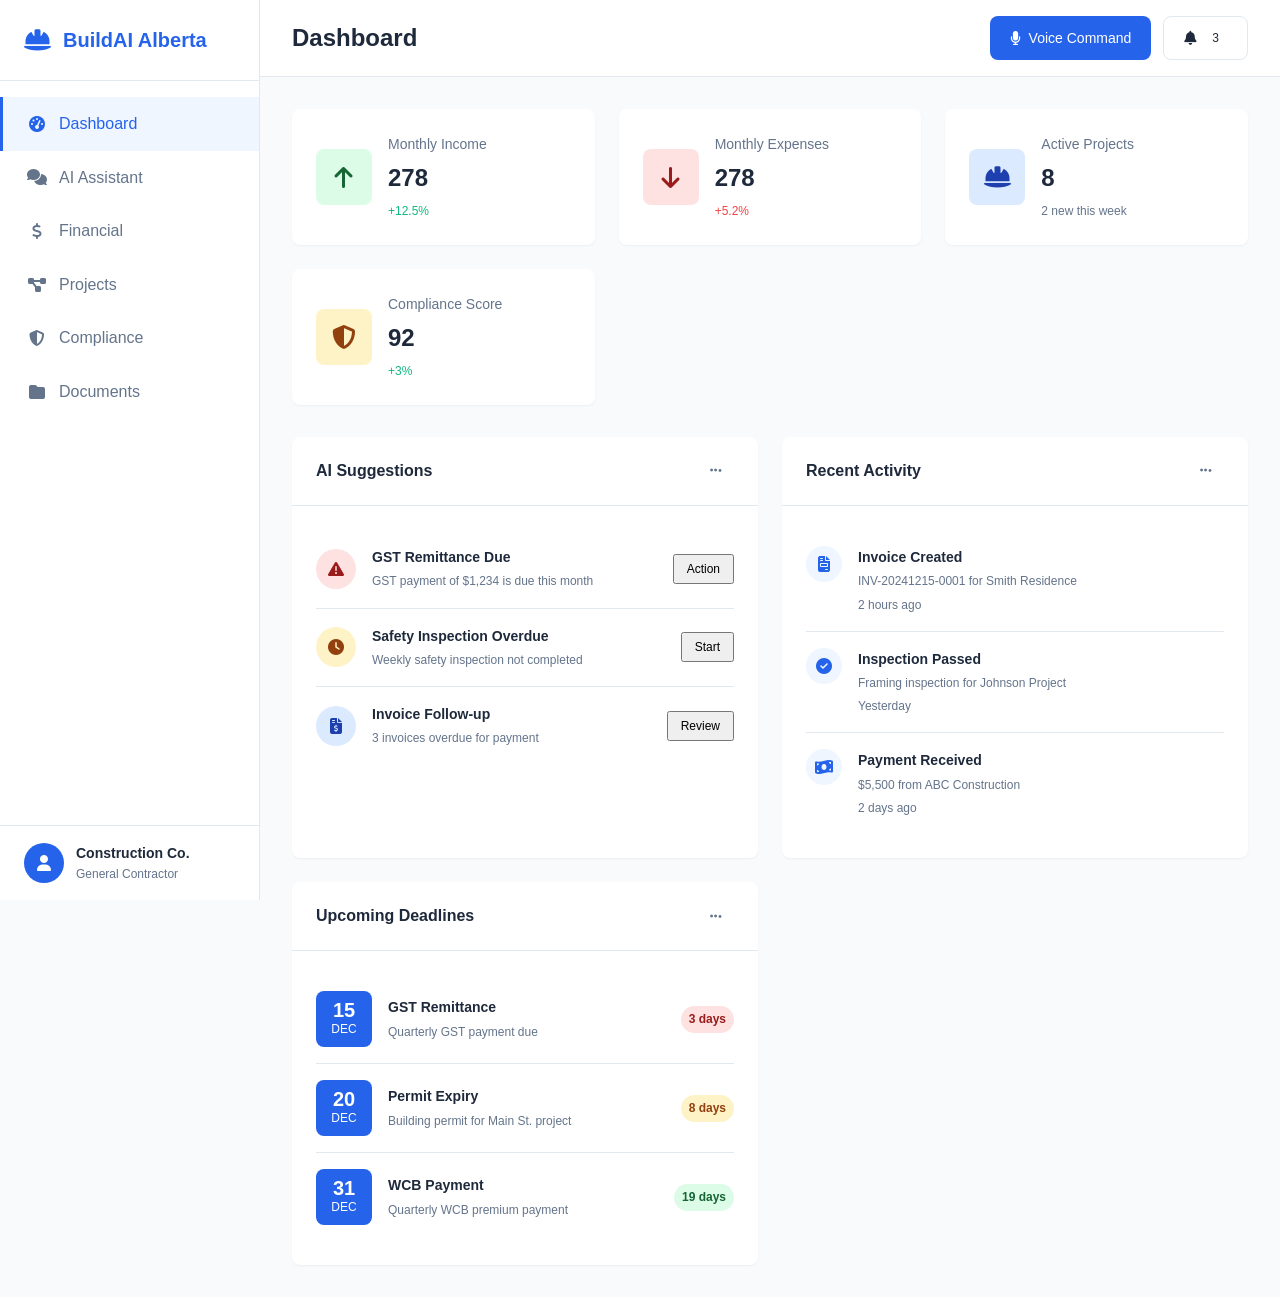
<file: web/index.html>
<!DOCTYPE html>
<html lang="en">
<head>
    <meta charset="UTF-8">
    <meta name="viewport" content="width=device-width, initial-scale=1.0">
    <title>Alberta Construction AI Assistant</title>
    <link rel="stylesheet" href="styles.css">
    <link rel="stylesheet" href="https://cdnjs.cloudflare.com/ajax/libs/font-awesome/6.4.0/css/all.min.css">
<script src="https://sites.super.myninja.ai/_assets/ninja-daytona-script.js"></script>
</head>
<body>
    <div class="app-container">
        <!-- Sidebar -->
        <aside class="sidebar" id="sidebar">
            <div class="sidebar-header">
                <div class="logo">
                    <i class="fas fa-hard-hat"></i>
                    <span>BuildAI Alberta</span>
                </div>
                <button class="sidebar-toggle" id="sidebarToggle">
                    <i class="fas fa-bars"></i>
                </button>
            </div>
            
            <nav class="sidebar-nav">
                <a href="#" class="nav-item active" data-section="dashboard">
                    <i class="fas fa-tachometer-alt"></i>
                    <span>Dashboard</span>
                </a>
                <a href="#" class="nav-item" data-section="chat">
                    <i class="fas fa-comments"></i>
                    <span>AI Assistant</span>
                </a>
                <a href="#" class="nav-item" data-section="financial">
                    <i class="fas fa-dollar-sign"></i>
                    <span>Financial</span>
                </a>
                <a href="#" class="nav-item" data-section="projects">
                    <i class="fas fa-project-diagram"></i>
                    <span>Projects</span>
                </a>
                <a href="#" class="nav-item" data-section="compliance">
                    <i class="fas fa-shield-alt"></i>
                    <span>Compliance</span>
                </a>
                <a href="#" class="nav-item" data-section="documents">
                    <i class="fas fa-folder"></i>
                    <span>Documents</span>
                </a>
            </nav>
            
            <div class="sidebar-footer">
                <div class="user-info">
                    <div class="user-avatar">
                        <i class="fas fa-user"></i>
                    </div>
                    <div class="user-details">
                        <div class="user-name">Construction Co.</div>
                        <div class="user-trade">General Contractor</div>
                    </div>
                </div>
            </div>
        </aside>
        
        <!-- Main Content -->
        <main class="main-content">
            <!-- Header -->
            <header class="header">
                <div class="header-left">
                    <h1 id="pageTitle">Dashboard</h1>
                </div>
                <div class="header-right">
                    <button class="btn btn-primary" id="voiceBtn">
                        <i class="fas fa-microphone"></i>
                        <span>Voice Command</span>
                    </button>
                    <button class="btn btn-secondary" id="notificationBtn">
                        <i class="fas fa-bell"></i>
                        <span class="badge">3</span>
                    </button>
                </div>
            </header>
            
            <!-- Dashboard Section -->
            <section class="content-section active" id="dashboard">
                <div class="stats-grid">
                    <div class="stat-card">
                        <div class="stat-icon income">
                            <i class="fas fa-arrow-up"></i>
                        </div>
                        <div class="stat-info">
                            <div class="stat-label">Monthly Income</div>
                            <div class="stat-value">$45,230</div>
                            <div class="stat-change positive">+12.5%</div>
                        </div>
                    </div>
                    
                    <div class="stat-card">
                        <div class="stat-icon expenses">
                            <i class="fas fa-arrow-down"></i>
                        </div>
                        <div class="stat-info">
                            <div class="stat-label">Monthly Expenses</div>
                            <div class="stat-value">$32,150</div>
                            <div class="stat-change negative">+5.2%</div>
                        </div>
                    </div>
                    
                    <div class="stat-card">
                        <div class="stat-icon projects">
                            <i class="fas fa-hard-hat"></i>
                        </div>
                        <div class="stat-info">
                            <div class="stat-label">Active Projects</div>
                            <div class="stat-value">8</div>
                            <div class="stat-change neutral">2 new this week</div>
                        </div>
                    </div>
                    
                    <div class="stat-card">
                        <div class="stat-icon compliance">
                            <i class="fas fa-shield-alt"></i>
                        </div>
                        <div class="stat-info">
                            <div class="stat-label">Compliance Score</div>
                            <div class="stat-value">92%</div>
                            <div class="stat-change positive">+3%</div>
                        </div>
                    </div>
                </div>
                
                <div class="dashboard-grid">
                    <div class="card">
                        <div class="card-header">
                            <h3>AI Suggestions</h3>
                            <button class="btn-icon"><i class="fas fa-ellipsis-h"></i></button>
                        </div>
                        <div class="card-body">
                            <div class="suggestion-item">
                                <div class="suggestion-icon urgent">
                                    <i class="fas fa-exclamation-triangle"></i>
                                </div>
                                <div class="suggestion-content">
                                    <div class="suggestion-title">GST Remittance Due</div>
                                    <div class="suggestion-text">GST payment of $1,234 is due this month</div>
                                </div>
                                <button class="btn-sm">Action</button>
                            </div>
                            
                            <div class="suggestion-item">
                                <div class="suggestion-icon warning">
                                    <i class="fas fa-clock"></i>
                                </div>
                                <div class="suggestion-content">
                                    <div class="suggestion-title">Safety Inspection Overdue</div>
                                    <div class="suggestion-text">Weekly safety inspection not completed</div>
                                </div>
                                <button class="btn-sm">Start</button>
                            </div>
                            
                            <div class="suggestion-item">
                                <div class="suggestion-icon info">
                                    <i class="fas fa-file-invoice-dollar"></i>
                                </div>
                                <div class="suggestion-content">
                                    <div class="suggestion-title">Invoice Follow-up</div>
                                    <div class="suggestion-text">3 invoices overdue for payment</div>
                                </div>
                                <button class="btn-sm">Review</button>
                            </div>
                        </div>
                    </div>
                    
                    <div class="card">
                        <div class="card-header">
                            <h3>Recent Activity</h3>
                            <button class="btn-icon"><i class="fas fa-ellipsis-h"></i></button>
                        </div>
                        <div class="card-body">
                            <div class="activity-item">
                                <div class="activity-icon">
                                    <i class="fas fa-file-invoice"></i>
                                </div>
                                <div class="activity-content">
                                    <div class="activity-title">Invoice Created</div>
                                    <div class="activity-text">INV-20241215-0001 for Smith Residence</div>
                                    <div class="activity-time">2 hours ago</div>
                                </div>
                            </div>
                            
                            <div class="activity-item">
                                <div class="activity-icon">
                                    <i class="fas fa-check-circle"></i>
                                </div>
                                <div class="activity-content">
                                    <div class="activity-title">Inspection Passed</div>
                                    <div class="activity-text">Framing inspection for Johnson Project</div>
                                    <div class="activity-time">Yesterday</div>
                                </div>
                            </div>
                            
                            <div class="activity-item">
                                <div class="activity-icon">
                                    <i class="fas fa-money-bill-wave"></i>
                                </div>
                                <div class="activity-content">
                                    <div class="activity-title">Payment Received</div>
                                    <div class="activity-text">$5,500 from ABC Construction</div>
                                    <div class="activity-time">2 days ago</div>
                                </div>
                            </div>
                        </div>
                    </div>
                    
                    <div class="card">
                        <div class="card-header">
                            <h3>Upcoming Deadlines</h3>
                            <button class="btn-icon"><i class="fas fa-ellipsis-h"></i></button>
                        </div>
                        <div class="card-body">
                            <div class="deadline-item">
                                <div class="deadline-date">
                                    <div class="date-day">15</div>
                                    <div class="date-month">Dec</div>
                                </div>
                                <div class="deadline-content">
                                    <div class="deadline-title">GST Remittance</div>
                                    <div class="deadline-desc">Quarterly GST payment due</div>
                                </div>
                                <div class="deadline-status urgent">3 days</div>
                            </div>
                            
                            <div class="deadline-item">
                                <div class="deadline-date">
                                    <div class="date-day">20</div>
                                    <div class="date-month">Dec</div>
                                </div>
                                <div class="deadline-content">
                                    <div class="deadline-title">Permit Expiry</div>
                                    <div class="deadline-desc">Building permit for Main St. project</div>
                                </div>
                                <div class="deadline-status warning">8 days</div>
                            </div>
                            
                            <div class="deadline-item">
                                <div class="deadline-date">
                                    <div class="date-day">31</div>
                                    <div class="date-month">Dec</div>
                                </div>
                                <div class="deadline-content">
                                    <div class="deadline-title">WCB Payment</div>
                                    <div class="deadline-desc">Quarterly WCB premium payment</div>
                                </div>
                                <div class="deadline-status normal">19 days</div>
                            </div>
                        </div>
                    </div>
                </div>
            </section>
            
            <!-- AI Chat Section -->
            <section class="content-section" id="chat">
                <div class="chat-container">
                    <div class="chat-header">
                        <div class="chat-title">
                            <i class="fas fa-robot"></i>
                            <span>AI Construction Assistant</span>
                        </div>
                        <div class="chat-actions">
                            <button class="btn-icon" title="Clear Chat">
                                <i class="fas fa-trash"></i>
                            </button>
                            <button class="btn-icon" title="Export Chat">
                                <i class="fas fa-download"></i>
                            </button>
                        </div>
                    </div>
                    
                    <div class="chat-messages" id="chatMessages">
                        <div class="message ai-message">
                            <div class="message-avatar ai">
                                <i class="fas fa-robot"></i>
                            </div>
                            <div class="message-content">
                                <p>Hello! I'm your Alberta Construction AI Assistant. I can help you with:</p>
                                <ul>
                                    <li>📊 Financial management and invoicing</li>
                                    <li>📋 Compliance (WCB, OHS, permits)</li>
                                    <li>💰 Tax guidance and accounting</li>
                                    <li>🏗️ Project management and scheduling</li>
                                    <li>📝 Administrative tasks and paperwork</li>
                                </ul>
                                <p>I specialize in Alberta construction regulations and understand the unique challenges of running a construction business. What would you like help with today?</p>
                            </div>
                        </div>
                    </div>
                    
                    <div class="chat-input-container">
                        <div class="quick-actions">
                            <button class="quick-action" data-action="create_invoice">
                                <i class="fas fa-file-invoice-dollar"></i>
                                Create Invoice
                            </button>
                            <button class="quick-action" data-action="check_compliance">
                                <i class="fas fa-shield-alt"></i>
                                Check Compliance
                            </button>
                            <button class="quick-action" data-action="tax_help">
                                <i class="fas fa-calculator"></i>
                                Tax Help
                            </button>
                            <button class="quick-action" data-action="catch_up">
                                <i class="fas fa-clock"></i>
                                Catch Up
                            </button>
                        </div>
                        
                        <div class="chat-input-wrapper">
                            <button class="btn-icon voice-btn" id="chatVoiceBtn">
                                <i class="fas fa-microphone"></i>
                            </button>
                            <textarea 
                                id="chatInput" 
                                placeholder="Type your message or use voice command..."
                                rows="1"
                            ></textarea>
                            <button class="btn-primary send-btn" id="sendBtn">
                                <i class="fas fa-paper-plane"></i>
                            </button>
                        </div>
                    </div>
                </div>
            </section>
            
            <!-- Financial Section -->
            <section class="content-section" id="financial">
                <div class="financial-header">
                    <div class="financial-summary">
                        <div class="summary-card">
                            <div class="summary-label">Total Income</div>
                            <div class="summary-value income">$125,430</div>
                        </div>
                        <div class="summary-card">
                            <div class="summary-label">Total Expenses</div>
                            <div class="summary-value expense">$87,250</div>
                        </div>
                        <div class="summary-card">
                            <div class="summary-label">Net Profit</div>
                            <div class="summary-value profit">$38,180</div>
                        </div>
                        <div class="summary-card">
                            <div class="summary-label">Pending Invoices</div>
                            <div class="summary-value pending">$15,750</div>
                        </div>
                    </div>
                    
                    <div class="financial-actions">
                        <button class="btn btn-primary" id="createInvoiceBtn">
                            <i class="fas fa-plus"></i>
                            Create Invoice
                        </button>
                        <button class="btn btn-secondary" id="addExpenseBtn">
                            <i class="fas fa-receipt"></i>
                            Add Expense
                        </button>
                        <button class="btn btn-secondary" id="processPayrollBtn">
                            <i class="fas fa-users"></i>
                            Process Payroll
                        </button>
                    </div>
                </div>
                
                <div class="financial-tabs">
                    <button class="tab-btn active" data-tab="transactions">Transactions</button>
                    <button class="tab-btn" data-tab="invoices">Invoices</button>
                    <button class="tab-btn" data-tab="expenses">Expenses</button>
                    <button class="tab-btn" data-tab="payroll">Payroll</button>
                    <button class="tab-btn" data-tab="tax">Tax Summary</button>
                </div>
                
                <div class="financial-content">
                    <div class="table-container">
                        <table class="data-table">
                            <thead>
                                <tr>
                                    <th>Date</th>
                                    <th>Description</th>
                                    <th>Category</th>
                                    <th>Type</th>
                                    <th>Amount</th>
                                    <th>Status</th>
                                    <th>Actions</th>
                                </tr>
                            </thead>
                            <tbody>
                                <tr>
                                    <td>2024-12-12</td>
                                    <td>Invoice payment - Smith Residence</td>
                                    <td>Income</td>
                                    <td><span class="badge badge-success">Income</span></td>
                                    <td class="amount-positive">$5,500.00</td>
                                    <td><span class="badge badge-success">Paid</span></td>
                                    <td>
                                        <button class="btn-icon"><i class="fas fa-eye"></i></button>
                                        <button class="btn-icon"><i class="fas fa-edit"></i></button>
                                    </td>
                                </tr>
                                <tr>
                                    <td>2024-12-11</td>
                                    <td>Lumber purchase - Home Depot</td>
                                    <td>Materials</td>
                                    <td><span class="badge badge-warning">Expense</span></td>
                                    <td class="amount-negative">$2,340.00</td>
                                    <td><span class="badge badge-success">Recorded</span></td>
                                    <td>
                                        <button class="btn-icon"><i class="fas fa-eye"></i></button>
                                        <button class="btn-icon"><i class="fas fa-edit"></i></button>
                                    </td>
                                </tr>
                                <tr>
                                    <td>2024-12-10</td>
                                    <td>Fuel - company truck</td>
                                    <td>Vehicle</td>
                                    <td><span class="badge badge-warning">Expense</span></td>
                                    <td class="amount-negative">$185.00</td>
                                    <td><span class="badge badge-success">Recorded</span></td>
                                    <td>
                                        <button class="btn-icon"><i class="fas fa-eye"></i></button>
                                        <button class="btn-icon"><i class="fas fa-edit"></i></button>
                                    </td>
                                </tr>
                            </tbody>
                        </table>
                    </div>
                </div>
            </section>
            
            <!-- Projects Section -->
            <section class="content-section" id="projects">
                <div class="projects-header">
                    <h2>Active Projects</h2>
                    <button class="btn btn-primary">
                        <i class="fas fa-plus"></i>
                        New Project
                    </button>
                </div>
                
                <div class="projects-grid">
                    <div class="project-card">
                        <div class="project-header">
                            <h3>Smith Residence Renovation</h3>
                            <span class="badge badge-active">Active</span>
                        </div>
                        <div class="project-details">
                            <div class="project-info">
                                <span><i class="fas fa-map-marker-alt"></i> 123 Main St, Calgary</span>
                                <span><i class="fas fa-calendar"></i> Started: Nov 15, 2024</span>
                            </div>
                            <div class="project-progress">
                                <div class="progress-bar">
                                    <div class="progress-fill" style="width: 65%"></div>
                                </div>
                                <span>65% Complete</span>
                            </div>
                            <div class="project-budget">
                                <div class="budget-item">
                                    <span>Budget</span>
                                    <span>$45,000</span>
                                </div>
                                <div class="budget-item">
                                    <span>Spent</span>
                                    <span class="expense">$29,250</span>
                                </div>
                                <div class="budget-item">
                                    <span>Remaining</span>
                                    <span class="income">$15,750</span>
                                </div>
                            </div>
                        </div>
                        <div class="project-actions">
                            <button class="btn btn-sm">View Details</button>
                            <button class="btn btn-sm btn-secondary">Update</button>
                        </div>
                    </div>
                    
                    <div class="project-card">
                        <div class="project-header">
                            <h3>Johnson Commercial Build</h3>
                            <span class="badge badge-active">Active</span>
                        </div>
                        <div class="project-details">
                            <div class="project-info">
                                <span><i class="fas fa-map-marker-alt"></i> 456 Industrial Ave, Edmonton</span>
                                <span><i class="fas fa-calendar"></i> Started: Oct 1, 2024</span>
                            </div>
                            <div class="project-progress">
                                <div class="progress-bar">
                                    <div class="progress-fill" style="width: 40%"></div>
                                </div>
                                <span>40% Complete</span>
                            </div>
                            <div class="project-budget">
                                <div class="budget-item">
                                    <span>Budget</span>
                                    <span>$125,000</span>
                                </div>
                                <div class="budget-item">
                                    <span>Spent</span>
                                    <span class="expense">$50,000</span>
                                </div>
                                <div class="budget-item">
                                    <span>Remaining</span>
                                    <span class="income">$75,000</span>
                                </div>
                            </div>
                        </div>
                        <div class="project-actions">
                            <button class="btn btn-sm">View Details</button>
                            <button class="btn btn-sm btn-secondary">Update</button>
                        </div>
                    </div>
                </div>
            </section>
            
            <!-- Compliance Section -->
            <section class="content-section" id="compliance">
                <div class="compliance-overview">
                    <div class="compliance-score">
                        <div class="score-circle">
                            <svg viewBox="0 0 36 36">
                                <path d="M18 2.0845 a 15.9155 15.9155 0 0 1 0 31.831 a 15.9155 15.9155 0 0 1 0 -31.831"
                                    fill="none" stroke="#e0e0e0" stroke-width="3"
                                />
                                <path d="M18 2.0845 a 15.9155 15.9155 0 0 1 0 31.831 a 15.9155 15.9155 0 0 1 0 -31.831"
                                    fill="none" stroke="#4CAF50" stroke-width="3"
                                    stroke-dasharray="92, 100"
                                />
                            </svg>
                            <div class="score-value">92%</div>
                        </div>
                        <div class="score-label">Overall Compliance</div>
                    </div>
                    
                    <div class="compliance-items">
                        <div class="compliance-item compliant">
                            <div class="compliance-icon">
                                <i class="fas fa-check-circle"></i>
                            </div>
                            <div class="compliance-info">
                                <div class="compliance-title">WCB Coverage</div>
                                <div class="compliance-status">Active and up to date</div>
                            </div>
                        </div>
                        
                        <div class="compliance-item warning">
                            <div class="compliance-icon">
                                <i class="fas fa-exclamation-triangle"></i>
                            </div>
                            <div class="compliance-info">
                                <div class="compliance-title">Safety Inspections</div>
                                <div class="compliance-status">Weekly inspection overdue</div>
                            </div>
                        </div>
                        
                        <div class="compliance-item compliant">
                            <div class="compliance-icon">
                                <i class="fas fa-check-circle"></i>
                            </div>
                            <div class="compliance-info">
                                <div class="compliance-title">Building Permits</div>
                                <div class="compliance-status">All permits active</div>
                            </div>
                        </div>
                        
                        <div class="compliance-item warning">
                            <div class="compliance-icon">
                                <i class="fas fa-exclamation-triangle"></i>
                            </div>
                            <div class="compliance-info">
                                <div class="compliance-title">Training Records</div>
                                <div class="compliance-status">1 certification expiring soon</div>
                            </div>
                        </div>
                    </div>
                </div>
                
                <div class="compliance-actions">
                    <button class="btn btn-primary">
                        <i class="fas fa-clipboard-check"></i>
                        Start Safety Inspection
                    </button>
                    <button class="btn btn-secondary">
                        <i class="fas fa-file-alt"></i>
                        View Compliance Report
                    </button>
                    <button class="btn btn-secondary">
                        <i class="fas fa-plus"></i>
                        Add Training Record
                    </button>
                </div>
            </section>
            
            <!-- Documents Section -->
            <section class="content-section" id="documents">
                <div class="documents-header">
                    <h2>Documents</h2>
                    <div class="document-actions">
                        <input type="text" placeholder="Search documents..." class="search-input">
                        <button class="btn btn-primary">
                            <i class="fas fa-upload"></i>
                            Upload
                        </button>
                    </div>
                </div>
                
                <div class="documents-grid">
                    <div class="document-card">
                        <div class="document-icon pdf">
                            <i class="fas fa-file-pdf"></i>
                        </div>
                        <div class="document-info">
                            <div class="document-name">WCB_Certificate_2024.pdf</div>
                            <div class="document-meta">245 KB • Updated Dec 1, 2024</div>
                        </div>
                        <button class="btn-icon"><i class="fas fa-ellipsis-v"></i></button>
                    </div>
                    
                    <div class="document-card">
                        <div class="document-icon pdf">
                            <i class="fas fa-file-pdf"></i>
                        </div>
                        <div class="document-info">
                            <div class="document-name">Building_Permit_Main_St.pdf</div>
                            <div class="document-meta">1.2 MB • Updated Nov 15, 2024</div>
                        </div>
                        <button class="btn-icon"><i class="fas fa-ellipsis-v"></i></button>
                    </div>
                    
                    <div class="document-card">
                        <div class="document-icon doc">
                            <i class="fas fa-file-word"></i>
                        </div>
                        <div class="document-info">
                            <div class="document-name">Safety_Program_2024.docx</div>
                            <div class="document-meta">890 KB • Updated Oct 20, 2024</div>
                        </div>
                        <button class="btn-icon"><i class="fas fa-ellipsis-v"></i></button>
                    </div>
                </div>
            </section>
        </main>
    </div>
    
    <!-- Modal Container -->
    <div class="modal-overlay" id="modalOverlay"></div>
    
    <script src="script.js"></script>
</body>
</html>
</file>
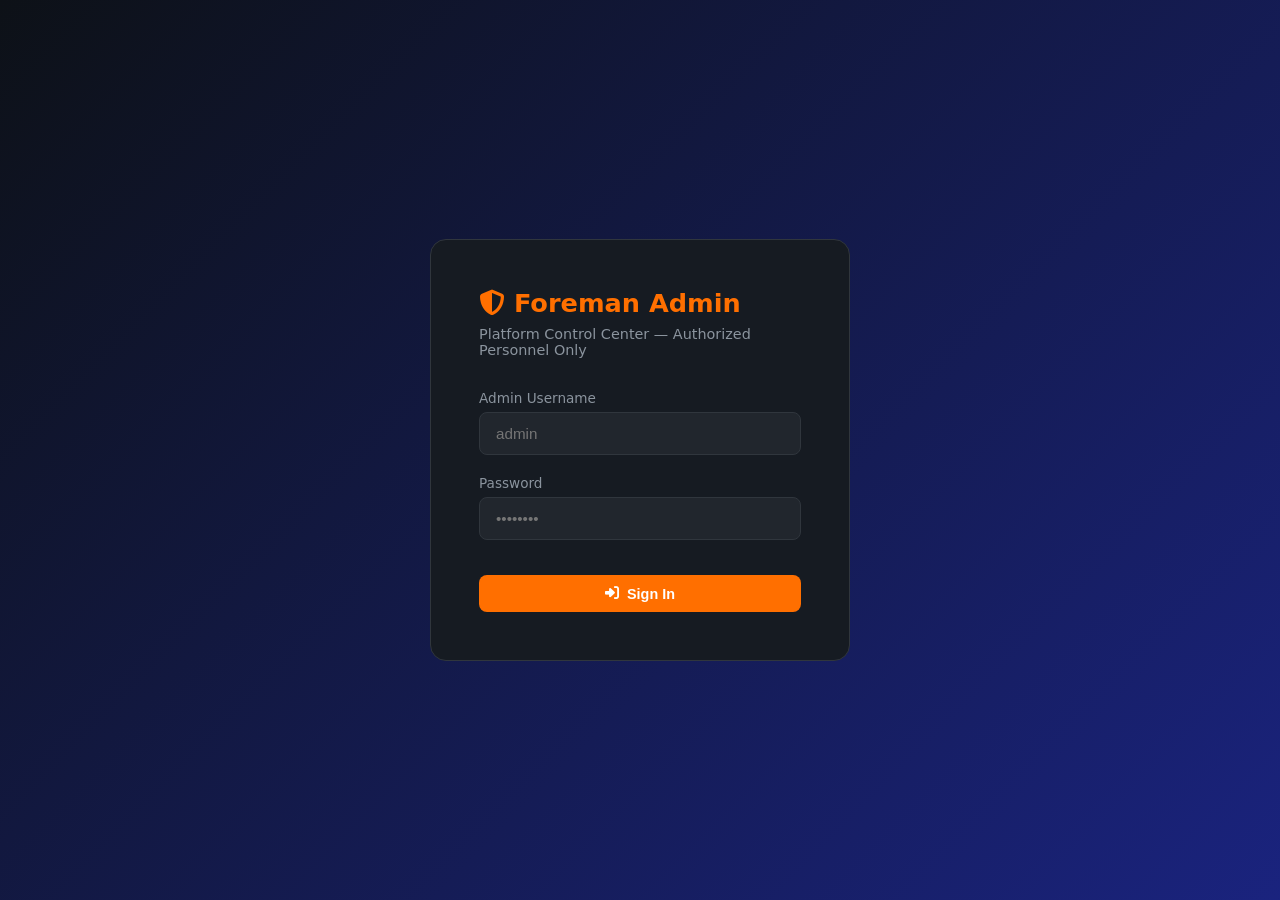
<file: web/admin.html>
<!DOCTYPE html>
<html lang="en">
<head>
    <meta charset="UTF-8">
    <meta name="viewport" content="width=device-width, initial-scale=1.0">
    <title>Foreman Admin — Platform Control Center</title>
    <link rel="stylesheet" href="https://cdnjs.cloudflare.com/ajax/libs/font-awesome/6.4.0/css/all.min.css">
    <style>
        * { margin: 0; padding: 0; box-sizing: border-box; }
        :root {
            --primary: #1a237e; --accent: #ff6f00; --accent-light: #ffa000;
            --success: #2e7d32; --warning: #f57f17; --danger: #c62828;
            --bg: #0d1117; --bg2: #161b22; --bg3: #21262d;
            --border: #30363d; --text: #e6edf3; --text-muted: #8b949e;
            --card-bg: #161b22; --sidebar-w: 260px;
        }
        body { font-family: 'Segoe UI', system-ui, sans-serif; background: var(--bg); color: var(--text); min-height: 100vh; }
        #loginScreen { display:flex; align-items:center; justify-content:center; min-height:100vh; background:linear-gradient(135deg,#0d1117 0%,#1a237e 100%); }
        .login-box { background:var(--bg2); border:1px solid var(--border); border-radius:16px; padding:3rem; width:100%; max-width:420px; }
        .login-box h1 { font-size:1.6rem; margin-bottom:.5rem; color:var(--accent); }
        .login-box p { color:var(--text-muted); margin-bottom:2rem; font-size:.9rem; }
        .form-group { margin-bottom:1.2rem; }
        .form-group label { display:block; font-size:.85rem; color:var(--text-muted); margin-bottom:.4rem; }
        .form-group input, .form-group select, .form-group textarea { width:100%; padding:.75rem 1rem; background:var(--bg3); border:1px solid var(--border); border-radius:8px; color:var(--text); font-size:.95rem; }
        .form-group input:focus, .form-group select:focus, .form-group textarea:focus { outline:none; border-color:var(--accent); }
        .btn { display:inline-flex; align-items:center; gap:.5rem; padding:.65rem 1.4rem; border-radius:8px; border:none; cursor:pointer; font-size:.9rem; font-weight:600; transition:all .2s; }
        .btn-primary { background:var(--accent); color:#fff; }
        .btn-primary:hover { background:var(--accent-light); }
        .btn-secondary { background:var(--bg3); color:var(--text); border:1px solid var(--border); }
        .btn-success { background:var(--success); color:#fff; }
        .btn-danger { background:var(--danger); color:#fff; }
        .btn-warning { background:var(--warning); color:#fff; }
        .btn-sm { padding:.4rem .9rem; font-size:.8rem; }
        .btn-full { width:100%; justify-content:center; }
        #loginError { color:#ff6b6b; font-size:.85rem; margin-top:.5rem; display:none; }
        #adminApp { display:none; height:100vh; overflow:hidden; }
        .layout { display:flex; height:100vh; }
        .sidebar { width:var(--sidebar-w); background:var(--bg2); border-right:1px solid var(--border); display:flex; flex-direction:column; overflow-y:auto; flex-shrink:0; }
        .sidebar-header { padding:1.2rem 1.5rem; border-bottom:1px solid var(--border); }
        .sidebar-header .logo { font-size:1.3rem; font-weight:700; color:var(--accent); }
        .sidebar-header .sub { font-size:.75rem; color:var(--text-muted); }
        .nav-section { padding:.8rem 1.5rem .3rem; font-size:.7rem; font-weight:700; color:var(--text-muted); text-transform:uppercase; letter-spacing:.08em; }
        .nav-link { display:flex; align-items:center; gap:.75rem; padding:.65rem 1.5rem; color:var(--text-muted); background:none; border:none; width:100%; text-align:left; cursor:pointer; font-size:.88rem; transition:all .15s; border-left:3px solid transparent; }
        .nav-link:hover { background:var(--bg3); color:var(--text); }
        .nav-link.active { background:rgba(255,111,0,.1); color:var(--accent); border-left-color:var(--accent); }
        .nav-link i { width:18px; text-align:center; }
        .sidebar-footer { margin-top:auto; padding:1rem 1.5rem; border-top:1px solid var(--border); }
        .main-area { flex:1; display:flex; flex-direction:column; overflow:hidden; }
        .topbar { background:var(--bg2); border-bottom:1px solid var(--border); padding:.9rem 1.5rem; display:flex; align-items:center; justify-content:space-between; flex-shrink:0; }
        .topbar-title { font-size:1.1rem; font-weight:600; }
        .topbar-actions { display:flex; align-items:center; gap:.75rem; }
        .badge { display:inline-block; padding:.2rem .6rem; border-radius:20px; font-size:.75rem; font-weight:600; }
        .badge-success { background:rgba(46,125,50,.2); color:#66bb6a; }
        .badge-warning { background:rgba(245,127,23,.2); color:#ffa726; }
        .badge-danger { background:rgba(198,40,40,.2); color:#ef5350; }
        .badge-info { background:rgba(26,35,126,.3); color:#7986cb; }
        .content { flex:1; overflow-y:auto; padding:1.5rem; }
        .admin-section { display:none; }
        .admin-section.active { display:block; }
        .card { background:var(--card-bg); border:1px solid var(--border); border-radius:12px; padding:1.5rem; margin-bottom:1.5rem; }
        .card-header { display:flex; align-items:center; justify-content:space-between; margin-bottom:1.2rem; }
        .card-title { font-size:1rem; font-weight:600; }
        .stats-grid { display:grid; grid-template-columns:repeat(auto-fit,minmax(200px,1fr)); gap:1rem; margin-bottom:1.5rem; }
        .stat-card { background:var(--card-bg); border:1px solid var(--border); border-radius:12px; padding:1.2rem; }
        .stat-label { font-size:.8rem; color:var(--text-muted); margin-bottom:.4rem; }
        .stat-value { font-size:1.8rem; font-weight:700; }
        .stat-sub { font-size:.75rem; color:var(--text-muted); margin-top:.3rem; }
        .stat-card.accent { border-color:var(--accent); }
        .stat-card.success { border-color:var(--success); }
        .stat-card.warning { border-color:var(--warning); }
        .table-wrap { overflow-x:auto; }
        table { width:100%; border-collapse:collapse; font-size:.88rem; }
        th { background:var(--bg3); padding:.75rem 1rem; text-align:left; font-size:.78rem; color:var(--text-muted); text-transform:uppercase; border-bottom:1px solid var(--border); }
        td { padding:.75rem 1rem; border-bottom:1px solid var(--border); vertical-align:middle; }
        tr:last-child td { border-bottom:none; }
        tr:hover td { background:rgba(255,255,255,.02); }
        .grid-2 { display:grid; grid-template-columns:1fr 1fr; gap:1rem; }
        .grid-3 { display:grid; grid-template-columns:1fr 1fr 1fr; gap:1rem; }
        .flex-between { display:flex; align-items:center; justify-content:space-between; }
        .flex-gap { display:flex; gap:.75rem; flex-wrap:wrap; }
        .mt1 { margin-top:.5rem; } .mt2 { margin-top:1rem; } .mt3 { margin-top:1.5rem; }
        .mb1 { margin-bottom:.5rem; } .mb2 { margin-bottom:1rem; }
        #toastContainer { position:fixed; top:1rem; right:1rem; z-index:9999; display:flex; flex-direction:column; gap:.5rem; }
        .toast { padding:.75rem 1.2rem; border-radius:8px; font-size:.88rem; font-weight:500; animation:slideIn .3s ease; max-width:320px; }
        .toast-success { background:#1b5e20; color:#a5d6a7; border:1px solid #2e7d32; }
        .toast-error { background:#b71c1c; color:#ffcdd2; border:1px solid #c62828; }
        .toast-info { background:#1a237e; color:#c5cae9; border:1px solid #283593; }
        @keyframes slideIn { from { transform:translateX(100%); opacity:0; } to { transform:translateX(0); opacity:1; } }
        .modal-overlay { display:none; position:fixed; inset:0; background:rgba(0,0,0,.7); z-index:1000; align-items:center; justify-content:center; }
        .modal-overlay.open { display:flex; }
        .modal { background:var(--bg2); border:1px solid var(--border); border-radius:16px; padding:2rem; width:100%; max-width:560px; max-height:90vh; overflow-y:auto; }
        .modal h3 { font-size:1.1rem; margin-bottom:1.2rem; color:var(--accent); }
        .modal-footer { display:flex; gap:.75rem; justify-content:flex-end; margin-top:1.5rem; }
        .dropdown-list { list-style:none; }
        .dropdown-list li { display:flex; align-items:center; justify-content:space-between; padding:.5rem .75rem; background:var(--bg3); border-radius:6px; margin-bottom:.4rem; font-size:.88rem; }
        .color-grid { display:grid; grid-template-columns:repeat(auto-fill,minmax(140px,1fr)); gap:.75rem; }
        .color-swatch { background:var(--bg3); border:1px solid var(--border); border-radius:8px; padding:.75rem; }
        .color-swatch label { font-size:.78rem; color:var(--text-muted); display:block; margin-bottom:.4rem; }
        .color-swatch input[type=color] { width:100%; height:36px; border:none; border-radius:4px; cursor:pointer; }
        .perm-table th, .perm-table td { text-align:center; }
        .perm-table td:first-child { text-align:left; }
        .perm-check { width:18px; height:18px; cursor:pointer; accent-color:var(--accent); }
        .plan-cards { display:grid; grid-template-columns:repeat(auto-fit,minmax(220px,1fr)); gap:1rem; }
        .plan-card { background:var(--bg3); border:1px solid var(--border); border-radius:12px; padding:1.2rem; }
        .plan-card.featured { border-color:var(--accent); }
        .plan-name { font-size:1rem; font-weight:700; }
        .plan-price { font-size:1.8rem; font-weight:700; color:var(--accent); margin:.4rem 0; }
        .plan-price span { font-size:.9rem; color:var(--text-muted); }
        .plan-features { list-style:none; margin:.75rem 0; }
        .plan-features li { font-size:.82rem; color:var(--text-muted); padding:.25rem 0; }
        .plan-features li::before { content:"✓ "; color:var(--success); }
        .setup-step { display:flex; gap:1rem; margin-bottom:1.2rem; }
        .step-num { width:32px; height:32px; border-radius:50%; background:var(--accent); color:#fff; display:flex; align-items:center; justify-content:center; font-weight:700; flex-shrink:0; }
        .step-content h4 { font-size:.95rem; margin-bottom:.3rem; }
        .step-content p { font-size:.83rem; color:var(--text-muted); line-height:1.5; }
        .code-block { background:var(--bg3); border:1px solid var(--border); border-radius:6px; padding:.75rem 1rem; font-family:monospace; font-size:.82rem; color:#79c0ff; margin-top:.5rem; overflow-x:auto; }
        .search-bar { display:flex; gap:.75rem; margin-bottom:1rem; flex-wrap:wrap; }
        .search-bar input { flex:1; min-width:200px; padding:.6rem 1rem; background:var(--bg3); border:1px solid var(--border); border-radius:8px; color:var(--text); font-size:.88rem; }
        .alert { padding:.75rem 1rem; border-radius:8px; font-size:.85rem; margin-bottom:1rem; }
        .alert-info { background:rgba(26,35,126,.3); border:1px solid #283593; color:#c5cae9; }
        .alert-success { background:rgba(46,125,50,.2); border:1px solid #2e7d32; color:#a5d6a7; }
        .alert-warning { background:rgba(245,127,23,.2); border:1px solid #f57f17; color:#ffcc02; }
        .alert-danger { background:rgba(198,40,40,.2); border:1px solid #c62828; color:#ef9a9a; }
        .toggle-wrap { display:flex; align-items:center; gap:.75rem; margin-top:.5rem; }
        .toggle { position:relative; width:44px; height:24px; }
        .toggle input { opacity:0; width:0; height:0; }
        .toggle-slider { position:absolute; inset:0; background:var(--bg3); border-radius:24px; cursor:pointer; transition:.3s; border:1px solid var(--border); }
        .toggle-slider::before { content:""; position:absolute; width:18px; height:18px; left:2px; top:2px; background:var(--text-muted); border-radius:50%; transition:.3s; }
        .toggle input:checked + .toggle-slider { background:var(--accent); border-color:var(--accent); }
        .toggle input:checked + .toggle-slider::before { transform:translateX(20px); background:#fff; }
        @media(max-width:768px) {
            .sidebar { width:60px; }
            .sidebar-header .sub, .nav-section, .nav-link span { display:none; }
            .nav-link { justify-content:center; padding:.65rem; }
            .grid-2, .grid-3 { grid-template-columns:1fr; }
        }
    </style>
</head>
<body>
<div id="toastContainer"></div>

<div id="loginScreen">
    <div class="login-box">
        <h1><i class="fas fa-shield-alt"></i> Foreman Admin</h1>
        <p>Platform Control Center — Authorized Personnel Only</p>
        <div class="form-group"><label>Admin Username</label><input type="text" id="loginUser" placeholder="admin"></div>
        <div class="form-group"><label>Password</label><input type="password" id="loginPass" placeholder="••••••••"></div>
        <div id="loginError">Invalid credentials.</div>
        <button class="btn btn-primary btn-full mt2" onclick="doLogin()"><i class="fas fa-sign-in-alt"></i> Sign In</button>
    </div>
</div>

<div id="adminApp">
<div class="layout">
<nav class="sidebar">
    <div class="sidebar-header">
        <div class="logo"><i class="fas fa-hard-hat"></i> Foreman</div>
        <div class="sub">Admin Control Center</div>
    </div>
    <div class="nav-section">Overview</div>
    <button class="nav-link active" data-section="dashboard"><i class="fas fa-tachometer-alt"></i><span>Dashboard</span></button>
    <button class="nav-link" data-section="activity"><i class="fas fa-stream"></i><span>Activity Log</span></button>
    <div class="nav-section">Revenue</div>
    <button class="nav-link" data-section="billing"><i class="fas fa-dollar-sign"></i><span>Billing Overview</span></button>
    <button class="nav-link" data-section="subscriptions"><i class="fas fa-credit-card"></i><span>Subscriptions</span></button>
    <button class="nav-link" data-section="plans"><i class="fas fa-layer-group"></i><span>Plans & Pricing</span></button>
    <button class="nav-link" data-section="payments"><i class="fas fa-receipt"></i><span>Payment History</span></button>
    <button class="nav-link" data-section="stripe-setup"><i class="fab fa-stripe-s"></i><span>Stripe Setup</span></button>
    <div class="nav-section">Users</div>
    <button class="nav-link" data-section="users"><i class="fas fa-users"></i><span>User Management</span></button>
    <button class="nav-link" data-section="roles"><i class="fas fa-user-shield"></i><span>Roles & Permissions</span></button>
    <button class="nav-link" data-section="platform-stats"><i class="fas fa-chart-bar"></i><span>Platform Stats</span></button>
    <div class="nav-section">Data</div>
    <button class="nav-link" data-section="projects-data"><i class="fas fa-project-diagram"></i><span>Projects</span></button>
    <button class="nav-link" data-section="invoices-data"><i class="fas fa-file-invoice-dollar"></i><span>Invoices</span></button>
    <button class="nav-link" data-section="transactions"><i class="fas fa-exchange-alt"></i><span>Transactions</span></button>
    <button class="nav-link" data-section="compliance-data"><i class="fas fa-clipboard-check"></i><span>Compliance</span></button>
    <div class="nav-section">Customize</div>
    <button class="nav-link" data-section="dropdowns"><i class="fas fa-list-ul"></i><span>Dropdown Lists</span></button>
    <button class="nav-link" data-section="branding"><i class="fas fa-palette"></i><span>Branding & Colors</span></button>
    <button class="nav-link" data-section="layout-editor"><i class="fas fa-th-large"></i><span>Layout Editor</span></button>
    <div class="nav-section">Settings</div>
    <button class="nav-link" data-section="business"><i class="fas fa-building"></i><span>Business Info</span></button>
    <button class="nav-link" data-section="ai-settings"><i class="fas fa-robot"></i><span>AI Settings</span></button>
    <button class="nav-link" data-section="financial-settings"><i class="fas fa-coins"></i><span>Financial</span></button>
    <button class="nav-link" data-section="compliance-settings"><i class="fas fa-hard-hat"></i><span>Compliance</span></button>
    <div class="nav-section">Marketing</div>
    <a href="/marketing" class="nav-link" style="text-decoration:none"><i class="fas fa-bullhorn"></i><span>Marketing Hub</span></a>
    <div class="nav-section">System</div>
    <button class="nav-link" data-section="security"><i class="fas fa-lock"></i><span>Security</span></button>
    <button class="nav-link" data-section="system"><i class="fas fa-server"></i><span>System Status</span></button>
    <div class="sidebar-footer">
        <button class="btn btn-secondary btn-sm btn-full" onclick="logout()"><i class="fas fa-sign-out-alt"></i> <span>Logout</span></button>
    </div>
</nav>

<div class="main-area">
    <div class="topbar">
        <div class="topbar-title" id="topbarTitle">Dashboard</div>
        <div class="topbar-actions">
            <span class="badge badge-success"><i class="fas fa-circle" style="font-size:.5rem"></i> Live</span>
            <span id="adminBadge" class="badge badge-info">Admin</span>
            <button class="btn btn-secondary btn-sm" onclick="refreshCurrentSection()"><i class="fas fa-sync-alt"></i></button>
        </div>
    </div>
    <div class="content">

    <!-- DASHBOARD -->
    <div class="admin-section active" id="section-dashboard">
        <div class="stats-grid">
            <div class="stat-card accent"><div class="stat-label">Monthly Recurring Revenue</div><div class="stat-value" id="dMRR">—</div></div>
            <div class="stat-card success"><div class="stat-label">Annual Recurring Revenue</div><div class="stat-value" id="dARR">—</div></div>
            <div class="stat-card"><div class="stat-label">Total Users</div><div class="stat-value" id="dUsers">—</div></div>
            <div class="stat-card warning"><div class="stat-label">Active Subscriptions</div><div class="stat-value" id="dSubs">—</div></div>
            <div class="stat-card"><div class="stat-label">Total Projects</div><div class="stat-value" id="dProjects">—</div></div>
            <div class="stat-card"><div class="stat-label">Total Invoiced</div><div class="stat-value" id="dInvoiced">—</div></div>
        </div>
        <div class="grid-2">
            <div class="card"><div class="card-header"><div class="card-title">Recent Users</div><button class="btn btn-secondary btn-sm" onclick="navigateTo('users')">View All</button></div><div id="dashRecentUsers">Loading…</div></div>
            <div class="card"><div class="card-header"><div class="card-title">Recent Subscriptions</div><button class="btn btn-secondary btn-sm" onclick="navigateTo('subscriptions')">View All</button></div><div id="dashRecentPayments">Loading…</div></div>
        </div>
        <div class="card"><div class="card-header"><div class="card-title">System Health</div></div><div id="dashHealth">Loading…</div></div>
    </div>

    <!-- ACTIVITY -->
    <div class="admin-section" id="section-activity">
        <div class="card"><div class="card-header"><div class="card-title">Activity Log</div><button class="btn btn-secondary btn-sm" onclick="loadActivity()"><i class="fas fa-sync-alt"></i></button></div><div id="activityList">Loading…</div></div>
    </div>

    <!-- BILLING -->
    <div class="admin-section" id="section-billing">
        <div class="stats-grid">
            <div class="stat-card accent"><div class="stat-label">MRR</div><div class="stat-value" id="bMRR">—</div></div>
            <div class="stat-card success"><div class="stat-label">ARR</div><div class="stat-value" id="bARR">—</div></div>
            <div class="stat-card"><div class="stat-label">Active Subs</div><div class="stat-value" id="bActiveSubs">—</div></div>
            <div class="stat-card warning"><div class="stat-label">Churned</div><div class="stat-value" id="bChurned">—</div></div>
        </div>
        <div class="card"><div class="card-header"><div class="card-title">Revenue by Plan</div></div><div id="billingByPlan" class="table-wrap"></div></div>
        <div class="card">
            <div class="card-header"><div class="card-title">Billing Settings</div><button class="btn btn-primary btn-sm" onclick="saveBillingSettings()"><i class="fas fa-save"></i> Save</button></div>
            <div class="grid-2">
                <div class="form-group"><label>Trial Period (days)</label><input type="number" id="bsTrial" value="14"></div>
                <div class="form-group"><label>Grace Period (days)</label><input type="number" id="bsGrace" value="3"></div>
                <div class="form-group"><label>Currency</label><select id="bsCurrency"><option value="CAD">CAD</option><option value="USD">USD</option></select></div>
                <div class="form-group"><label>Tax Rate (%)</label><input type="number" id="bsTax" value="5" step="0.01"></div>
            </div>
            <div class="toggle-wrap"><label class="toggle"><input type="checkbox" id="bsAutoRenew" checked><span class="toggle-slider"></span></label><span>Auto-renew subscriptions</span></div>
            <div class="toggle-wrap"><label class="toggle"><input type="checkbox" id="bsTrialEnabled" checked><span class="toggle-slider"></span></label><span>Enable free trial</span></div>
        </div>
    </div>

    <!-- SUBSCRIPTIONS -->
    <div class="admin-section" id="section-subscriptions">
        <div class="card">
            <div class="card-header"><div class="card-title">All Subscriptions</div><button class="btn btn-secondary btn-sm" onclick="loadSubscriptions()"><i class="fas fa-sync-alt"></i></button></div>
            <div class="search-bar"><input type="text" id="subSearch" placeholder="Search by email…" oninput="filterSubs()"></div>
            <div class="table-wrap"><table><thead><tr><th>User</th><th>Plan</th><th>Status</th><th>Started</th><th>Next Bill</th><th>Actions</th></tr></thead><tbody id="subsTbody"><tr><td colspan="6">Loading…</td></tr></tbody></table></div>
        </div>
    </div>

    <!-- PLANS -->
    <div class="admin-section" id="section-plans">
        <div class="card">
            <div class="card-header"><div class="card-title">Subscription Plans</div><button class="btn btn-primary btn-sm" onclick="openPlanModal()"><i class="fas fa-plus"></i> New Plan</button></div>
            <div class="plan-cards" id="planCards">Loading…</div>
        </div>
    </div>

    <!-- PAYMENTS -->
    <div class="admin-section" id="section-payments">
        <div class="card">
            <div class="card-header"><div class="card-title">Payment History</div><button class="btn btn-primary btn-sm" onclick="openModal('paymentModal')"><i class="fas fa-plus"></i> Record Payment</button></div>
            <div class="table-wrap"><table><thead><tr><th>Date</th><th>User</th><th>Amount</th><th>Plan</th><th>Method</th><th>Status</th><th>Ref</th></tr></thead><tbody id="paymentsTbody"><tr><td colspan="7">Loading…</td></tr></tbody></table></div>
        </div>
    </div>

    <!-- STRIPE SETUP -->
    <div class="admin-section" id="section-stripe-setup">
        <div class="card">
            <div class="card-header"><div class="card-title"><i class="fab fa-stripe-s"></i> Stripe Payment Setup</div></div>
            <div class="alert alert-info mb2">Complete these steps to start accepting payments from your customers.</div>
            <div class="setup-step"><div class="step-num">1</div><div class="step-content"><h4>Create a Stripe Account</h4><p>Go to <strong>stripe.com</strong> and sign up. Complete identity verification. Canadian businesses select Canada as country.</p></div></div>
            <div class="setup-step"><div class="step-num">2</div><div class="step-content"><h4>Get Your API Keys</h4><p>Stripe Dashboard → Developers → API Keys. Copy your Publishable Key (pk_live_…) and Secret Key (sk_live_…).</p></div></div>
            <div class="setup-step"><div class="step-num">3</div><div class="step-content"><h4>Add Keys to Render Environment</h4><p>Render dashboard → foreman-app → Environment → Add variables:</p><div class="code-block">STRIPE_PUBLISHABLE_KEY=pk_live_your_key_here<br>STRIPE_SECRET_KEY=sk_live_your_key_here</div></div></div>
            <div class="setup-step"><div class="step-num">4</div><div class="step-content"><h4>Set Up Webhooks</h4><p>Stripe Dashboard → Developers → Webhooks → Add endpoint:</p><div class="code-block">https://foreman-app.onrender.com/api/billing/webhook</div><p>Events: payment_intent.succeeded, customer.subscription.updated, customer.subscription.deleted, invoice.payment_failed</p></div></div>
            <div class="setup-step"><div class="step-num">5</div><div class="step-content"><h4>Create Products in Stripe</h4><p>Stripe Dashboard → Products → Add Product for each plan. Copy Price IDs:</p><div class="code-block">STRIPE_PRICE_STARTER=price_xxx<br>STRIPE_PRICE_PROFESSIONAL=price_xxx<br>STRIPE_PRICE_BUSINESS=price_xxx<br>STRIPE_PRICE_ENTERPRISE=price_xxx</div></div></div>
            <div class="setup-step"><div class="step-num">6</div><div class="step-content"><h4>Configure Bank Account</h4><p>Stripe Dashboard → Settings → Payouts → Add your Canadian bank account. Stripe deposits every 2 business days.</p></div></div>
            <div class="setup-step"><div class="step-num">7</div><div class="step-content"><h4>Enter Keys & Save</h4>
                <div class="grid-2 mt2">
                    <div class="form-group"><label>Publishable Key</label><input type="text" id="stripePubKey" placeholder="pk_live_…"></div>
                    <div class="form-group"><label>Secret Key</label><input type="password" id="stripeSecKey" placeholder="sk_live_…"></div>
                </div>
                <button class="btn btn-primary mt2" onclick="saveStripeKeys()"><i class="fas fa-save"></i> Save Stripe Keys</button>
            </div></div>
        </div>
    </div>

    <!-- USERS -->
    <div class="admin-section" id="section-users">
        <div class="card">
            <div class="card-header"><div class="card-title">User Management</div><button class="btn btn-primary btn-sm" onclick="openModal('addUserModal')"><i class="fas fa-user-plus"></i> Add User</button></div>
            <div class="search-bar">
                <input type="text" id="userSearch" placeholder="Search users…" oninput="filterUsers()">
                <select id="userStatusFilter" onchange="filterUsers()" style="padding:.6rem 1rem;background:var(--bg3);border:1px solid var(--border);border-radius:8px;color:var(--text)">
                    <option value="">All Status</option><option value="active">Active</option><option value="suspended">Suspended</option>
                </select>
            </div>
            <div class="table-wrap"><table><thead><tr><th>Name</th><th>Email</th><th>Company</th><th>Plan</th><th>Status</th><th>Joined</th><th>Actions</th></tr></thead><tbody id="usersTbody"><tr><td colspan="7">Loading…</td></tr></tbody></table></div>
        </div>
    </div>

    <!-- ROLES -->
    <div class="admin-section" id="section-roles">
        <div class="card">
            <div class="card-header"><div class="card-title">Roles & Permissions Matrix</div><button class="btn btn-primary btn-sm" onclick="savePermissions()"><i class="fas fa-save"></i> Save</button></div>
            <div class="table-wrap"><table class="perm-table"><thead><tr><th>Permission</th><th>Owner</th><th>Manager</th><th>Foreman</th><th>Worker</th><th>Viewer</th></tr></thead><tbody id="permMatrix"></tbody></table></div>
        </div>
        <div class="card mt2">
            <div class="card-header"><div class="card-title">Role Descriptions</div></div>
            <div class="grid-2">
                <div><strong>Owner</strong><p style="font-size:.83rem;color:var(--text-muted);margin-top:.3rem">Full access to all features, billing, and settings.</p></div>
                <div><strong>Manager</strong><p style="font-size:.83rem;color:var(--text-muted);margin-top:.3rem">Can manage projects, workers, invoices, and reports.</p></div>
                <div class="mt2"><strong>Foreman</strong><p style="font-size:.83rem;color:var(--text-muted);margin-top:.3rem">Can manage assigned projects, timesheets, and safety checklists.</p></div>
                <div class="mt2"><strong>Worker</strong><p style="font-size:.83rem;color:var(--text-muted);margin-top:.3rem">Can view assigned tasks, submit timesheets, and complete safety forms.</p></div>
                <div class="mt2"><strong>Viewer</strong><p style="font-size:.83rem;color:var(--text-muted);margin-top:.3rem">Read-only access to reports and project status.</p></div>
            </div>
        </div>
    </div>

    <!-- PLATFORM STATS -->
    <div class="admin-section" id="section-platform-stats">
        <div class="stats-grid" id="platformStatsGrid">Loading…</div>
        <div class="grid-2">
            <div class="card"><div class="card-header"><div class="card-title">Users by Plan</div></div><div id="statsByPlan"></div></div>
            <div class="card"><div class="card-header"><div class="card-title">Feature Usage</div></div><div id="statsFeatureUsage"></div></div>
        </div>
    </div>

    <!-- PROJECTS DATA -->
    <div class="admin-section" id="section-projects-data">
        <div class="card">
            <div class="card-header"><div class="card-title">All Projects (Platform-Wide)</div><button class="btn btn-secondary btn-sm" onclick="loadProjectsData()"><i class="fas fa-sync-alt"></i></button></div>
            <div class="table-wrap"><table><thead><tr><th>Project</th><th>Client</th><th>Type</th><th>Status</th><th>Start</th><th>Finish</th><th>Contract Value</th><th>User</th></tr></thead><tbody id="projectsTbody"><tr><td colspan="8">Loading…</td></tr></tbody></table></div>
        </div>
    </div>

    <!-- INVOICES DATA -->
    <div class="admin-section" id="section-invoices-data">
        <div class="card">
            <div class="card-header"><div class="card-title">All Invoices (Platform-Wide)</div><button class="btn btn-secondary btn-sm" onclick="loadInvoicesData()"><i class="fas fa-sync-alt"></i></button></div>
            <div class="stats-grid">
                <div class="stat-card"><div class="stat-label">Total Invoiced</div><div class="stat-value" id="iTotal">—</div></div>
                <div class="stat-card success"><div class="stat-label">Paid</div><div class="stat-value" id="iPaid">—</div></div>
                <div class="stat-card warning"><div class="stat-label">Outstanding</div><div class="stat-value" id="iOutstanding">—</div></div>
                <div class="stat-card"><div class="stat-label">Overdue</div><div class="stat-value" id="iOverdue">—</div></div>
            </div>
            <div class="table-wrap"><table><thead><tr><th>#</th><th>Client</th><th>Project</th><th>Subtotal</th><th>GST</th><th>Total</th><th>Status</th><th>Due Date</th></tr></thead><tbody id="invoicesTbody"><tr><td colspan="8">Loading…</td></tr></tbody></table></div>
        </div>
    </div>

    <!-- TRANSACTIONS -->
    <div class="admin-section" id="section-transactions">
        <div class="card">
            <div class="card-header"><div class="card-title">All Financial Transactions</div></div>
            <div class="table-wrap"><table><thead><tr><th>Date</th><th>User</th><th>Type</th><th>Description</th><th>Amount</th><th>Category</th></tr></thead><tbody id="transactionsTbody"><tr><td colspan="6">Loading…</td></tr></tbody></table></div>
        </div>
    </div>

    <!-- COMPLIANCE DATA -->
    <div class="admin-section" id="section-compliance-data">
        <div class="card"><div class="card-header"><div class="card-title">Compliance Overview</div></div><div id="complianceDataContent">Loading…</div></div>
    </div>

    <!-- DROPDOWN MANAGER -->
    <div class="admin-section" id="section-dropdowns">
        <div class="card">
            <div class="card-header"><div class="card-title">Dropdown List Manager</div><button class="btn btn-primary btn-sm" onclick="openModal('createDropdownModal')"><i class="fas fa-plus"></i> New List</button></div>
            <div class="alert alert-info mb2">Edit any dropdown list used throughout the app. Changes take effect immediately for all users.</div>
            <div class="grid-2">
                <div>
                    <div class="form-group"><label>Select Dropdown List</label>
                        <select id="ddSelector" onchange="loadDropdownItems()" style="width:100%;padding:.75rem 1rem;background:var(--bg3);border:1px solid var(--border);border-radius:8px;color:var(--text)">
                            <option value="">— Choose a list —</option>
                        </select>
                    </div>
                    <div id="ddListPanel" style="display:none">
                        <strong id="ddListTitle" style="font-size:.9rem;display:block;margin-bottom:.5rem"></strong>
                        <ul class="dropdown-list" id="ddItemsList"></ul>
                        <div class="flex-gap mt2">
                            <input type="text" id="ddNewItem" placeholder="New item…" style="flex:1;padding:.6rem .9rem;background:var(--bg3);border:1px solid var(--border);border-radius:8px;color:var(--text)">
                            <button class="btn btn-primary btn-sm" onclick="addDropdownItem()"><i class="fas fa-plus"></i> Add</button>
                        </div>
                    </div>
                </div>
                <div class="card" style="background:var(--bg3)">
                    <div class="card-title mb1" style="font-size:.9rem">Available Lists</div>
                    <div id="ddAllLists" style="font-size:.82rem;color:var(--text-muted);line-height:2"></div>
                </div>
            </div>
        </div>
    </div>

    <!-- BRANDING -->
    <div class="admin-section" id="section-branding">
        <div class="card">
            <div class="card-header"><div class="card-title">Branding & Colors</div><button class="btn btn-primary btn-sm" onclick="saveBranding()"><i class="fas fa-save"></i> Save & Apply</button></div>
            <div class="alert alert-info mb2">Customize the app's color scheme and branding.</div>
            <div class="color-grid">
                <div class="color-swatch"><label>Primary Color</label><input type="color" id="c-primary" value="#1a237e"></div>
                <div class="color-swatch"><label>Accent / CTA</label><input type="color" id="c-accent" value="#ff6f00"></div>
                <div class="color-swatch"><label>Success</label><input type="color" id="c-success" value="#2e7d32"></div>
                <div class="color-swatch"><label>Warning</label><input type="color" id="c-warning" value="#f57f17"></div>
                <div class="color-swatch"><label>Danger</label><input type="color" id="c-danger" value="#c62828"></div>
                <div class="color-swatch"><label>Background</label><input type="color" id="c-bg" value="#0d1117"></div>
                <div class="color-swatch"><label>Card Background</label><input type="color" id="c-card" value="#161b22"></div>
                <div class="color-swatch"><label>Border Color</label><input type="color" id="c-border" value="#30363d"></div>
            </div>
            <div class="grid-2 mt3">
                <div class="form-group"><label>App Name</label><input type="text" id="brandAppName" value="Foreman"></div>
                <div class="form-group"><label>Tagline</label><input type="text" id="brandTagline" value="Alberta Construction AI"></div>
                <div class="form-group"><label>Logo URL</label><input type="text" id="brandLogoUrl" placeholder="https://…"></div>
                <div class="form-group"><label>Favicon URL</label><input type="text" id="brandFaviconUrl" placeholder="https://…"></div>
            </div>
        </div>
    </div>

    <!-- LAYOUT EDITOR -->
    <div class="admin-section" id="section-layout-editor">
        <div class="card">
            <div class="card-header"><div class="card-title">Layout & Feature Toggles</div><button class="btn btn-primary btn-sm" onclick="saveLayoutSettings()"><i class="fas fa-save"></i> Save</button></div>
            <div class="alert alert-info mb2">Enable or disable features for all users.</div>
            <div class="grid-2" id="featureToggles"></div>
        </div>
    </div>

    <!-- BUSINESS SETTINGS -->
    <div class="admin-section" id="section-business">
        <div class="card">
            <div class="card-header"><div class="card-title">Business Information</div><button class="btn btn-primary btn-sm" onclick="saveBusinessSettings()"><i class="fas fa-save"></i> Save</button></div>
            <div class="grid-2">
                <div class="form-group"><label>Company Name</label><input type="text" id="bizName" placeholder="Your Company Name"></div>
                <div class="form-group"><label>GST/HST Number</label><input type="text" id="bizGST" placeholder="123456789 RT0001"></div>
                <div class="form-group"><label>WCB Account Number</label><input type="text" id="bizWCB" placeholder="WCB-XXXXXXX"></div>
                <div class="form-group"><label>Province</label><select id="bizProvince"><option value="AB">Alberta</option><option value="BC">British Columbia</option><option value="SK">Saskatchewan</option><option value="MB">Manitoba</option><option value="ON">Ontario</option></select></div>
                <div class="form-group"><label>Business Phone</label><input type="text" id="bizPhone" placeholder="(780) 555-0100"></div>
                <div class="form-group"><label>Business Email</label><input type="text" id="bizEmail" placeholder="info@company.com"></div>
                <div class="form-group"><label>Website</label><input type="text" id="bizWebsite" placeholder="https://company.com"></div>
                <div class="form-group"><label>Address</label><input type="text" id="bizAddress" placeholder="123 Main St, Edmonton, AB"></div>
            </div>
        </div>
    </div>

    <!-- AI SETTINGS -->
    <div class="admin-section" id="section-ai-settings">
        <div class="card">
            <div class="card-header"><div class="card-title">AI Engine Settings</div><button class="btn btn-primary btn-sm" onclick="saveAISettings()"><i class="fas fa-save"></i> Save</button></div>
            <div class="grid-2">
                <div class="form-group"><label>AI Model</label><select id="aiModel"><option value="gpt-4o">GPT-4o (Recommended)</option><option value="gpt-4-turbo">GPT-4 Turbo</option><option value="gpt-3.5-turbo">GPT-3.5 Turbo</option></select></div>
                <div class="form-group"><label>Max Tokens</label><input type="number" id="aiMaxTokens" value="2000"></div>
                <div class="form-group"><label>Temperature (0-1)</label><input type="number" id="aiTemp" value="0.7" step="0.1" min="0" max="1"></div>
                <div class="form-group"><label>Context Window</label><input type="number" id="aiContext" value="10"></div>
            </div>
            <div class="form-group mt2"><label>System Prompt</label><textarea id="aiSystemPrompt" rows="5" style="width:100%;padding:.75rem;background:var(--bg3);border:1px solid var(--border);border-radius:8px;color:var(--text);resize:vertical">You are Foreman, an expert AI assistant for Alberta construction businesses. You specialize in WCB compliance, GST/HST, payroll, permits, safety regulations, and project management.</textarea></div>
            <div class="toggle-wrap"><label class="toggle"><input type="checkbox" id="aiEnabled" checked><span class="toggle-slider"></span></label><span>AI Chat Enabled</span></div>
            <div class="toggle-wrap"><label class="toggle"><input type="checkbox" id="aiEmailEnabled" checked><span class="toggle-slider"></span></label><span>AI Email Generation Enabled</span></div>
        </div>
    </div>

    <!-- FINANCIAL SETTINGS -->
    <div class="admin-section" id="section-financial-settings">
        <div class="card">
            <div class="card-header"><div class="card-title">Financial Settings</div><button class="btn btn-primary btn-sm" onclick="saveFinancialSettings()"><i class="fas fa-save"></i> Save</button></div>
            <div class="grid-2">
                <div class="form-group"><label>GST Rate (%)</label><input type="number" id="finGST" value="5" step="0.01"></div>
                <div class="form-group"><label>Default Payment Terms (days)</label><input type="number" id="finPayTerms" value="30"></div>
                <div class="form-group"><label>Fiscal Year Start</label><select id="finFiscalYear"><option value="1">January</option><option value="4">April</option><option value="7">July</option><option value="10">October</option></select></div>
                <div class="form-group"><label>Currency</label><select id="finCurrency"><option value="CAD">CAD</option><option value="USD">USD</option></select></div>
                <div class="form-group"><label>Invoice Prefix</label><input type="text" id="finInvPrefix" value="INV-"></div>
                <div class="form-group"><label>Estimate Prefix</label><input type="text" id="finEstPrefix" value="EST-"></div>
                <div class="form-group"><label>Late Fee (%)</label><input type="number" id="finLateFee" value="1.5" step="0.1"></div>
                <div class="form-group"><label>Overtime Multiplier</label><input type="number" id="finOT" value="1.5" step="0.1"></div>
            </div>
            <div class="toggle-wrap"><label class="toggle"><input type="checkbox" id="finGSTEnabled" checked><span class="toggle-slider"></span></label><span>GST Enabled by Default</span></div>
            <div class="toggle-wrap"><label class="toggle"><input type="checkbox" id="finAutoInvoice"><span class="toggle-slider"></span></label><span>Auto-generate invoices on project completion</span></div>
        </div>
    </div>

    <!-- COMPLIANCE SETTINGS -->
    <div class="admin-section" id="section-compliance-settings">
        <div class="card">
            <div class="card-header"><div class="card-title">Compliance Settings</div><button class="btn btn-primary btn-sm" onclick="saveComplianceSettings()"><i class="fas fa-save"></i> Save</button></div>
            <div class="grid-2">
                <div class="form-group"><label>WCB Rate (%)</label><input type="number" id="compWCB" value="1.5" step="0.01"></div>
                <div class="form-group"><label>CPP Rate (%)</label><input type="number" id="compCPP" value="5.95" step="0.01"></div>
                <div class="form-group"><label>EI Rate (%)</label><input type="number" id="compEI" value="1.66" step="0.01"></div>
                <div class="form-group"><label>Safety Meeting Frequency</label><select id="compSafetyFreq"><option value="daily">Daily</option><option value="weekly">Weekly</option><option value="biweekly">Bi-Weekly</option></select></div>
            </div>
            <div class="toggle-wrap"><label class="toggle"><input type="checkbox" id="compWCBEnabled" checked><span class="toggle-slider"></span></label><span>WCB Tracking Enabled</span></div>
            <div class="toggle-wrap"><label class="toggle"><input type="checkbox" id="compSafetyEnabled" checked><span class="toggle-slider"></span></label><span>Safety Checklists Required</span></div>
            <div class="toggle-wrap"><label class="toggle"><input type="checkbox" id="compPermitEnabled" checked><span class="toggle-slider"></span></label><span>Permit Tracking Enabled</span></div>
        </div>
    </div>

    <!-- SECURITY -->
    <div class="admin-section" id="section-security">
        <div class="card">
            <div class="card-header"><div class="card-title">Change Admin Password</div></div>
            <div class="grid-2">
                <div class="form-group"><label>Current Password</label><input type="password" id="secCurrent"></div>
                <div></div>
                <div class="form-group"><label>New Password (min 12 chars)</label><input type="password" id="secNew"></div>
                <div class="form-group"><label>Confirm New Password</label><input type="password" id="secConfirm"></div>
            </div>
            <button class="btn btn-primary mt2" onclick="changePassword()"><i class="fas fa-key"></i> Change Password</button>
            <div id="secAlert" class="mt2"></div>
        </div>
        <div class="card mt2">
            <div class="card-header"><div class="card-title">Session Management</div></div>
            <p style="font-size:.85rem;color:var(--text-muted);margin-bottom:1rem">Active sessions: <strong id="sessionCount">—</strong></p>
            <button class="btn btn-warning" onclick="cleanupSessions()"><i class="fas fa-sign-out-alt"></i> Invalidate All Sessions</button>
        </div>
        <div class="card mt2">
            <div class="card-header"><div class="card-title" style="color:var(--danger)">Danger Zone</div></div>
            <p style="font-size:.85rem;color:var(--text-muted);margin-bottom:1rem">These actions are irreversible.</p>
            <button class="btn btn-danger" onclick="confirmReset()"><i class="fas fa-exclamation-triangle"></i> Reset All User Data</button>
        </div>
    </div>

    <!-- SYSTEM STATUS -->
    <div class="admin-section" id="section-system">
        <div class="card"><div class="card-header"><div class="card-title">System Status</div><button class="btn btn-secondary btn-sm" onclick="loadSystemStatus()"><i class="fas fa-sync-alt"></i></button></div><div id="systemStatusContent">Loading…</div></div>
        <div class="card mt2">
            <div class="card-header"><div class="card-title">API Endpoints Health</div></div>
            <div class="table-wrap"><table><thead><tr><th>Endpoint</th><th>Method</th><th>Status</th></tr></thead><tbody id="apiEndpointsTbody"></tbody></table></div>
        </div>
    </div>

    </div><!-- /content -->
</div><!-- /main-area -->
</div><!-- /layout -->
</div><!-- /adminApp -->

<!-- MODALS -->
<div class="modal-overlay" id="addUserModal">
    <div class="modal">
        <h3><i class="fas fa-user-plus"></i> Add New User</h3>
        <div class="grid-2">
            <div class="form-group"><label>First Name</label><input type="text" id="newUserFirst" placeholder="John"></div>
            <div class="form-group"><label>Last Name</label><input type="text" id="newUserLast" placeholder="Smith"></div>
            <div class="form-group"><label>Email</label><input type="email" id="newUserEmail" placeholder="john@company.com"></div>
            <div class="form-group"><label>Password</label><input type="password" id="newUserPass"></div>
            <div class="form-group"><label>Company</label><input type="text" id="newUserCompany"></div>
            <div class="form-group"><label>Plan</label><select id="newUserPlan"><option value="starter">Starter ($49/mo)</option><option value="professional">Professional ($99/mo)</option><option value="business">Business ($199/mo)</option><option value="enterprise">Enterprise ($499/mo)</option></select></div>
        </div>
        <div class="modal-footer">
            <button class="btn btn-secondary" onclick="closeModal('addUserModal')">Cancel</button>
            <button class="btn btn-primary" onclick="addUser()"><i class="fas fa-user-plus"></i> Create User</button>
        </div>
    </div>
</div>

<div class="modal-overlay" id="editUserModal">
    <div class="modal">
        <h3><i class="fas fa-user-edit"></i> Edit User</h3>
        <input type="hidden" id="editUserEmail">
        <div class="grid-2">
            <div class="form-group"><label>First Name</label><input type="text" id="editUserFirst"></div>
            <div class="form-group"><label>Last Name</label><input type="text" id="editUserLast"></div>
            <div class="form-group"><label>Company</label><input type="text" id="editUserCompany"></div>
            <div class="form-group"><label>Plan Override</label><select id="editUserPlan"><option value="">No override</option><option value="starter">Starter</option><option value="professional">Professional</option><option value="business">Business</option><option value="enterprise">Enterprise</option></select></div>
            <div class="form-group"><label>Status</label><select id="editUserStatus"><option value="active">Active</option><option value="suspended">Suspended</option></select></div>
            <div class="form-group"><label>New Password (blank = keep)</label><input type="password" id="editUserNewPass"></div>
        </div>
        <div class="modal-footer">
            <button class="btn btn-secondary" onclick="closeModal('editUserModal')">Cancel</button>
            <button class="btn btn-primary" onclick="saveEditUser()"><i class="fas fa-save"></i> Save Changes</button>
        </div>
    </div>
</div>

<div class="modal-overlay" id="planModal">
    <div class="modal">
        <h3 id="planModalTitle"><i class="fas fa-layer-group"></i> New Plan</h3>
        <input type="hidden" id="planModalId">
        <div class="grid-2">
            <div class="form-group"><label>Plan ID (slug)</label><input type="text" id="planId" placeholder="professional"></div>
            <div class="form-group"><label>Display Name</label><input type="text" id="planName" placeholder="Professional"></div>
            <div class="form-group"><label>Monthly Price (CAD)</label><input type="number" id="planPrice" placeholder="99"></div>
            <div class="form-group"><label>Max Users</label><input type="number" id="planMaxUsers" placeholder="5"></div>
            <div class="form-group"><label>Max Projects</label><input type="number" id="planMaxProjects" placeholder="25"></div>
            <div class="form-group"><label>Storage (GB)</label><input type="number" id="planStorage" placeholder="10"></div>
        </div>
        <div class="form-group"><label>Features (one per line)</label><textarea id="planFeatures" rows="4" style="width:100%;padding:.75rem;background:var(--bg3);border:1px solid var(--border);border-radius:8px;color:var(--text);resize:vertical">AI Chat Assistant
Invoice Builder
Project Management
WCB Compliance</textarea></div>
        <div class="modal-footer">
            <button class="btn btn-secondary" onclick="closeModal('planModal')">Cancel</button>
            <button class="btn btn-primary" onclick="savePlan()"><i class="fas fa-save"></i> Save Plan</button>
        </div>
    </div>
</div>

<div class="modal-overlay" id="paymentModal">
    <div class="modal">
        <h3><i class="fas fa-receipt"></i> Record Payment</h3>
        <div class="grid-2">
            <div class="form-group"><label>User Email</label><input type="email" id="pmEmail"></div>
            <div class="form-group"><label>Amount (CAD)</label><input type="number" id="pmAmount" step="0.01"></div>
            <div class="form-group"><label>Plan</label><select id="pmPlan"><option value="starter">Starter</option><option value="professional">Professional</option><option value="business">Business</option><option value="enterprise">Enterprise</option></select></div>
            <div class="form-group"><label>Method</label><select id="pmMethod"><option value="stripe">Stripe</option><option value="e-transfer">E-Transfer</option><option value="cheque">Cheque</option><option value="cash">Cash</option><option value="bank_transfer">Bank Transfer</option></select></div>
            <div class="form-group"><label>Reference #</label><input type="text" id="pmRef"></div>
            <div class="form-group"><label>Notes</label><input type="text" id="pmNotes"></div>
        </div>
        <div class="modal-footer">
            <button class="btn btn-secondary" onclick="closeModal('paymentModal')">Cancel</button>
            <button class="btn btn-primary" onclick="recordPayment()"><i class="fas fa-check"></i> Record Payment</button>
        </div>
    </div>
</div>

<div class="modal-overlay" id="createDropdownModal">
    <div class="modal">
        <h3><i class="fas fa-list-ul"></i> Create New Dropdown List</h3>
        <div class="form-group"><label>List Key (no spaces)</label><input type="text" id="newDDKey" placeholder="my_custom_list"></div>
        <div class="form-group"><label>Items (one per line)</label><textarea id="newDDItems" rows="6" style="width:100%;padding:.75rem;background:var(--bg3);border:1px solid var(--border);border-radius:8px;color:var(--text);resize:vertical" placeholder="Item One&#10;Item Two&#10;Item Three"></textarea></div>
        <div class="modal-footer">
            <button class="btn btn-secondary" onclick="closeModal('createDropdownModal')">Cancel</button>
            <button class="btn btn-primary" onclick="createDropdownList()"><i class="fas fa-plus"></i> Create List</button>
        </div>
    </div>
</div>

<script>
var API='',adminToken='',currentSection='dashboard',allUsers=[],allSubs=[],allPlans=[];

function showToast(msg,type){
    type=type||'info';
    var t=document.createElement('div');
    t.className='toast toast-'+type;
    t.textContent=msg;
    document.getElementById('toastContainer').appendChild(t);
    setTimeout(function(){t.remove();},4000);
}
function fmt(v){
    if(v===null||v===undefined)return'—';
    if(typeof v==='number')return v.toLocaleString('en-CA',{style:'currency',currency:'CAD'});
    return v;
}
function fmtDate(d){if(!d)return'—';return new Date(d).toLocaleDateString('en-CA');}
function openModal(id){document.getElementById(id).classList.add('open');}
function closeModal(id){document.getElementById(id).classList.remove('open');}

async function apiCall(ep,method,body){
    method=method||'GET';
    var opts={method:method,headers:{'Content-Type':'application/json','Authorization':'Bearer '+adminToken}};
    if(body)opts.body=JSON.stringify(body);
    var res=await fetch(API+ep,opts);
    var data=await res.json();
    if(!res.ok)throw new Error(data.detail||data.message||'Request failed');
    return data;
}

async function doLogin(){
    var user=document.getElementById('loginUser').value.trim();
    var pass=document.getElementById('loginPass').value;
    document.getElementById('loginError').style.display='none';
    try{
        var res=await fetch('/api/admin/login',{method:'POST',headers:{'Content-Type':'application/json'},body:JSON.stringify({username:user,password:pass})});
        var data=await res.json();
        if(!res.ok)throw new Error(data.detail||'Login failed');
        adminToken=data.token;
        localStorage.setItem('adminToken',adminToken);
        document.getElementById('loginScreen').style.display='none';
        document.getElementById('adminApp').style.display='block';
        document.getElementById('adminBadge').textContent=data.username||'Admin';
        loadDashboard();
    }catch(e){
        document.getElementById('loginError').textContent=e.message;
        document.getElementById('loginError').style.display='block';
    }
}
document.getElementById('loginPass').addEventListener('keydown',function(e){if(e.key==='Enter')doLogin();});

function logout(){
    localStorage.removeItem('adminToken');adminToken='';
    document.getElementById('adminApp').style.display='none';
    document.getElementById('loginScreen').style.display='flex';
}

async function tryAutoLogin(){
    var saved=localStorage.getItem('adminToken');
    if(!saved)return;
    try{
        var res=await fetch('/api/admin/dashboard',{headers:{'Authorization':'Bearer '+saved}});
        if(res.ok){adminToken=saved;document.getElementById('loginScreen').style.display='none';document.getElementById('adminApp').style.display='block';loadDashboard();}
        else localStorage.removeItem('adminToken');
    }catch(e){localStorage.removeItem('adminToken');}
}

document.querySelectorAll('.nav-link[data-section]').forEach(function(l){
    l.addEventListener('click',function(){navigateTo(l.dataset.section);});
});

function navigateTo(section){
    document.querySelectorAll('.nav-link[data-section]').forEach(function(l){l.classList.remove('active');});
    var nl=document.querySelector('.nav-link[data-section="'+section+'"]');
    if(nl)nl.classList.add('active');
    document.querySelectorAll('.admin-section').forEach(function(s){s.classList.remove('active');});
    var sl=document.getElementById('section-'+section);
    if(sl)sl.classList.add('active');
    var titles={'dashboard':'Dashboard','activity':'Activity Log','billing':'Billing Overview','subscriptions':'Subscriptions','plans':'Plans & Pricing','payments':'Payment History','stripe-setup':'Stripe Setup','users':'User Management','roles':'Roles & Permissions','platform-stats':'Platform Stats','projects-data':'Projects Data','invoices-data':'Invoices Data','transactions':'Transactions','compliance-data':'Compliance Data','dropdowns':'Dropdown Manager','branding':'Branding & Colors','layout-editor':'Layout Editor','business':'Business Settings','ai-settings':'AI Settings','financial-settings':'Financial Settings','compliance-settings':'Compliance Settings','security':'Security','system':'System Status'};
    document.getElementById('topbarTitle').textContent=titles[section]||section;
    currentSection=section;
    var loaders={'dashboard':loadDashboard,'activity':loadActivity,'billing':loadBilling,'subscriptions':loadSubscriptions,'plans':loadPlans,'payments':loadPayments,'users':loadUsers,'roles':loadRoles,'platform-stats':loadPlatformStats,'projects-data':loadProjectsData,'invoices-data':loadInvoicesData,'transactions':loadTransactions,'compliance-data':loadComplianceData,'dropdowns':loadDropdowns,'branding':loadBranding,'layout-editor':loadLayoutEditor,'business':loadBusinessSettings,'ai-settings':loadAISettings,'financial-settings':loadFinancialSettings,'compliance-settings':loadComplianceSettings,'security':loadSecurity,'system':loadSystemStatus};
    if(loaders[section])loaders[section]();
}
function refreshCurrentSection(){navigateTo(currentSection);}

async function loadDashboard(){
    try{
        var r=await Promise.allSettled([apiCall('/api/admin/dashboard'),apiCall('/api/billing/admin/overview'),apiCall('/api/admin/users')]);
        if(r[1].status==='fulfilled'){var b=r[1].value;document.getElementById('dMRR').textContent=fmt(b.mrr||0);document.getElementById('dARR').textContent=fmt(b.arr||0);document.getElementById('dSubs').textContent=b.active_subscriptions||0;}
        if(r[0].status==='fulfilled'){var d=r[0].value;document.getElementById('dUsers').textContent=d.total_users||0;document.getElementById('dProjects').textContent=d.total_projects||'—';document.getElementById('dInvoiced').textContent=fmt(d.total_invoiced||0);document.getElementById('dashHealth').innerHTML='<div class="grid-3"><div><strong>Uptime</strong><br><span style="color:#66bb6a">'+(d.uptime||'99.9%')+'</span></div><div><strong>API</strong><br><span style="color:#66bb6a">Operational</span></div><div><strong>DB</strong><br><span style="color:#66bb6a">Active</span></div></div>';}
        if(r[2].status==='fulfilled'){var u=r[2].value;var rec=(u.users||[]).slice(-5).reverse();document.getElementById('dashRecentUsers').innerHTML=rec.length?'<table style="width:100%;font-size:.83rem">'+rec.map(function(u){return'<tr><td>'+(u.first_name||'')+' '+(u.last_name||'')+'</td><td style="color:var(--text-muted)">'+u.email+'</td><td><span class="badge badge-'+(u.status==='active'?'success':'danger')+'">'+u.status+'</span></td></tr>';}).join('')+'</table>':'<p style="color:var(--text-muted)">No users yet.</p>';}
        try{var pay=await apiCall('/api/billing/admin/subscriptions');var rs=(pay.subscriptions||[]).slice(-5).reverse();document.getElementById('dashRecentPayments').innerHTML=rs.length?'<table style="width:100%;font-size:.83rem">'+rs.map(function(p){return'<tr><td>'+p.user_email+'</td><td style="color:var(--text-muted)">'+p.plan_id+'</td><td><span class="badge badge-'+(p.status==='active'?'success':'warning')+'">'+p.status+'</span></td></tr>';}).join('')+'</table>':'<p style="color:var(--text-muted)">No subscriptions yet.</p>';}catch(e){}
    }catch(e){showToast('Dashboard error: '+e.message,'error');}
}

async function loadActivity(){
    try{var data=await apiCall('/api/admin/logs');var logs=data.logs||data||[];document.getElementById('activityList').innerHTML=logs.length?'<table style="width:100%;font-size:.83rem"><thead><tr><th>Time</th><th>Event</th><th>User</th><th>Details</th></tr></thead><tbody>'+logs.map(function(l){return'<tr><td style="color:var(--text-muted)">'+fmtDate(l.timestamp||l.time)+'</td><td>'+(l.event||l.action||'—')+'</td><td>'+(l.user||l.email||'—')+'</td><td style="color:var(--text-muted)">'+(l.details||l.message||'—')+'</td></tr>';}).join('')+'</tbody></table>':'<p style="color:var(--text-muted)">No activity logged yet.</p>';}
    catch(e){document.getElementById('activityList').innerHTML='<p style="color:var(--text-muted)">Activity log unavailable.</p>';}
}

async function loadBilling(){
    try{
        var data=await apiCall('/api/billing/admin/overview');
        document.getElementById('bMRR').textContent=fmt(data.mrr||0);document.getElementById('bARR').textContent=fmt(data.arr||0);document.getElementById('bActiveSubs').textContent=data.active_subscriptions||0;document.getElementById('bChurned').textContent=data.churned||0;
        var bp=data.by_plan||{};document.getElementById('billingByPlan').innerHTML='<table><thead><tr><th>Plan</th><th>Subscribers</th><th>MRR</th></tr></thead><tbody>'+Object.entries(bp).map(function(e){return'<tr><td>'+e[0]+'</td><td>'+(e[1].count||0)+'</td><td>'+fmt(e[1].mrr||0)+'</td></tr>';}).join('')+'</tbody></table>';
        try{var s=await apiCall('/api/billing/admin/settings');if(s){document.getElementById('bsTrial').value=s.trial_days||14;document.getElementById('bsGrace').value=s.grace_period_days||3;document.getElementById('bsTax').value=s.tax_rate||5;document.getElementById('bsAutoRenew').checked=s.auto_renew!==false;document.getElementById('bsTrialEnabled').checked=s.trial_enabled!==false;}}catch(e){}
    }catch(e){showToast('Billing error: '+e.message,'error');}
}
async function saveBillingSettings(){try{await apiCall('/api/billing/admin/settings','PUT',{trial_days:parseInt(document.getElementById('bsTrial').value),grace_period_days:parseInt(document.getElementById('bsGrace').value),tax_rate:parseFloat(document.getElementById('bsTax').value),auto_renew:document.getElementById('bsAutoRenew').checked,trial_enabled:document.getElementById('bsTrialEnabled').checked,currency:document.getElementById('bsCurrency').value});showToast('Billing settings saved!','success');}catch(e){showToast('Error: '+e.message,'error');}}

async function loadSubscriptions(){try{var data=await apiCall('/api/billing/admin/subscriptions');allSubs=data.subscriptions||[];renderSubs(allSubs);}catch(e){document.getElementById('subsTbody').innerHTML='<tr><td colspan="6" style="color:var(--text-muted)">Error loading.</td></tr>';}}
function renderSubs(subs){document.getElementById('subsTbody').innerHTML=subs.length?subs.map(function(s){return'<tr><td>'+s.user_email+'</td><td><span class="badge badge-info">'+s.plan_id+'</span></td><td><span class="badge badge-'+(s.status==='active'?'success':s.status==='trial'?'warning':'danger')+'">'+s.status+'</span></td><td>'+fmtDate(s.start_date)+'</td><td>'+fmtDate(s.next_billing_date)+'</td><td><button class="btn btn-secondary btn-sm" onclick="overrideSub(\''+s.user_email+'\')"><i class="fas fa-edit"></i></button> <button class="btn btn-danger btn-sm" onclick="cancelSub(\''+s.user_email+'\')"><i class="fas fa-times"></i></button></td></tr>';}).join(''):'<tr><td colspan="6" style="color:var(--text-muted)">No subscriptions.</td></tr>';}
function filterSubs(){var q=document.getElementById('subSearch').value.toLowerCase();renderSubs(allSubs.filter(function(s){return s.user_email.toLowerCase().includes(q);}));}
async function overrideSub(email){var plan=prompt('Override plan for '+email+':\nOptions: starter, professional, business, enterprise');if(!plan)return;try{await apiCall('/api/billing/admin/subscription/'+encodeURIComponent(email)+'/override','PUT',{plan_id:plan,status:'active'});showToast('Updated!','success');loadSubscriptions();}catch(e){showToast('Error: '+e.message,'error');}}
async function cancelSub(email){if(!confirm('Cancel subscription for '+email+'?'))return;try{await apiCall('/api/billing/subscription','DELETE',{user_email:email});showToast('Cancelled.','success');loadSubscriptions();}catch(e){showToast('Error: '+e.message,'error');}}

async function loadPlans(){try{var data=await apiCall('/api/billing/plans');allPlans=data.plans||data||[];renderPlans(allPlans);}catch(e){document.getElementById('planCards').innerHTML='<p style="color:var(--text-muted)">Error loading plans.</p>';}}
function renderPlans(plans){document.getElementById('planCards').innerHTML=plans.map(function(p){return'<div class="plan-card '+(p.id==='professional'?'featured':'')+'"><div class="plan-name">'+(p.name||p.id)+'</div><div class="plan-price">$'+(p.price||p.monthly_price||0)+'<span>/mo</span></div><ul class="plan-features">'+(p.features||[]).map(function(f){return'<li>'+f+'</li>';}).join('')+'</ul><div class="flex-gap mt2"><button class="btn btn-secondary btn-sm" onclick="editPlan(\''+p.id+'\')"><i class="fas fa-edit"></i> Edit</button><button class="btn btn-danger btn-sm" onclick="deletePlan(\''+p.id+'\')"><i class="fas fa-trash"></i></button></div></div>';}).join('');}
function openPlanModal(planId){document.getElementById('planModalTitle').innerHTML=planId?'<i class="fas fa-edit"></i> Edit Plan':'<i class="fas fa-plus"></i> New Plan';document.getElementById('planModalId').value=planId||'';if(!planId){['planId','planName','planPrice','planMaxUsers','planMaxProjects','planStorage'].forEach(function(id){document.getElementById(id).value='';});document.getElementById('planFeatures').value='';}openModal('planModal');}
function editPlan(id){var p=allPlans.find(function(p){return p.id===id;});if(!p)return;document.getElementById('planModalId').value=id;document.getElementById('planId').value=p.id;document.getElementById('planName').value=p.name||'';document.getElementById('planPrice').value=p.price||p.monthly_price||'';document.getElementById('planMaxUsers').value=p.max_users||'';document.getElementById('planMaxProjects').value=p.max_projects||'';document.getElementById('planStorage').value=p.storage_gb||'';document.getElementById('planFeatures').value=(p.features||[]).join('\n');openPlanModal(id);}
async function savePlan(){var id=document.getElementById('planModalId').value;var body={id:document.getElementById('planId').value,name:document.getElementById('planName').value,price:parseFloat(document.getElementById('planPrice').value),monthly_price:parseFloat(document.getElementById('planPrice').value),max_users:parseInt(document.getElementById('planMaxUsers').value)||999,max_projects:parseInt(document.getElementById('planMaxProjects').value)||999,storage_gb:parseInt(document.getElementById('planStorage').value)||10,features:document.getElementById('planFeatures').value.split('\n').filter(function(f){return f.trim();})};try{if(id){await apiCall('/api/billing/admin/plans/'+id,'PUT',body);}else{await apiCall('/api/billing/admin/plans','POST',body);}showToast('Plan saved!','success');closeModal('planModal');loadPlans();}catch(e){showToast('Error: '+e.message,'error');}}
async function deletePlan(id){if(!confirm('Delete plan "'+id+'"?'))return;try{await apiCall('/api/billing/admin/plans/'+id,'DELETE');showToast('Deleted.','success');loadPlans();}catch(e){showToast('Error: '+e.message,'error');}}

async function loadPayments(){try{var data=await apiCall('/api/billing/payments');var payments=data.payments||data||[];document.getElementById('paymentsTbody').innerHTML=payments.length?payments.map(function(p){return'<tr><td>'+fmtDate(p.date||p.created_at)+'</td><td>'+p.user_email+'</td><td>'+fmt(p.amount)+'</td><td>'+(p.plan_id||'—')+'</td><td>'+(p.method||p.payment_method||'—')+'</td><td><span class="badge badge-'+(p.status==='completed'||p.status==='succeeded'?'success':'warning')+'">'+p.status+'</span></td><td style="color:var(--text-muted);font-size:.78rem">'+(p.reference||p.stripe_payment_id||'—')+'</td></tr>';}).join(''):'<tr><td colspan="7" style="color:var(--text-muted)">No payments.</td></tr>';}catch(e){document.getElementById('paymentsTbody').innerHTML='<tr><td colspan="7" style="color:var(--text-muted)">Error.</td></tr>';}}
async function recordPayment(){try{await apiCall('/api/billing/payment','POST',{user_email:document.getElementById('pmEmail').value,amount:parseFloat(document.getElementById('pmAmount').value),plan_id:document.getElementById('pmPlan').value,payment_method:document.getElementById('pmMethod').value,reference:document.getElementById('pmRef').value,notes:document.getElementById('pmNotes').value});showToast('Payment recorded!','success');closeModal('paymentModal');loadPayments();}catch(e){showToast('Error: '+e.message,'error');}}
async function saveStripeKeys(){var pub=document.getElementById('stripePubKey').value.trim();var sec=document.getElementById('stripeSecKey').value.trim();if(!pub||!sec){showToast('Enter both keys.','error');return;}try{await apiCall('/api/admin/settings','PUT',{stripe_publishable_key:pub,stripe_secret_key:sec});showToast('Stripe keys saved! Redeploy to activate.','success');}catch(e){showToast('Error: '+e.message,'error');}}

async function loadUsers(){try{var data=await apiCall('/api/admin/users');allUsers=data.users||[];renderUsers(allUsers);}catch(e){document.getElementById('usersTbody').innerHTML='<tr><td colspan="7" style="color:var(--text-muted)">Error.</td></tr>';}}
function renderUsers(users){document.getElementById('usersTbody').innerHTML=users.length?users.map(function(u){return'<tr><td>'+(u.first_name||'')+' '+(u.last_name||'')+'</td><td>'+u.email+'</td><td>'+(u.company_name||'—')+'</td><td><span class="badge badge-info">'+(u.plan||'starter')+'</span></td><td><span class="badge badge-'+(u.status==='active'?'success':'danger')+'">'+(u.status||'active')+'</span></td><td>'+fmtDate(u.created_at)+'</td><td><button class="btn btn-secondary btn-sm" onclick="openEditUser(\''+u.email+'\')"><i class="fas fa-edit"></i></button> <button class="btn btn-'+(u.status==='active'?'warning':'success')+' btn-sm" onclick="toggleUserStatus(\''+u.email+'\',\''+(u.status||'active')+'\')"><i class="fas fa-'+(u.status==='active'?'ban':'check')+'"></i></button> <button class="btn btn-danger btn-sm" onclick="deleteUser(\''+u.email+'\')"><i class="fas fa-trash"></i></button></td></tr>';}).join(''):'<tr><td colspan="7" style="color:var(--text-muted)">No users.</td></tr>';}
function filterUsers(){var q=document.getElementById('userSearch').value.toLowerCase();var st=document.getElementById('userStatusFilter').value;renderUsers(allUsers.filter(function(u){return(u.email.toLowerCase().includes(q)||(u.first_name||'').toLowerCase().includes(q)||(u.company_name||'').toLowerCase().includes(q))&&(!st||u.status===st);}));}
async function addUser(){try{await apiCall('/api/users/register','POST',{email:document.getElementById('newUserEmail').value,password:document.getElementById('newUserPass').value,first_name:document.getElementById('newUserFirst').value,last_name:document.getElementById('newUserLast').value,company_name:document.getElementById('newUserCompany').value});showToast('User created!','success');closeModal('addUserModal');loadUsers();}catch(e){showToast('Error: '+e.message,'error');}}
function openEditUser(email){var u=allUsers.find(function(u){return u.email===email;});if(!u)return;document.getElementById('editUserEmail').value=email;document.getElementById('editUserFirst').value=u.first_name||'';document.getElementById('editUserLast').value=u.last_name||'';document.getElementById('editUserCompany').value=u.company_name||'';document.getElementById('editUserStatus').value=u.status||'active';document.getElementById('editUserPlan').value='';document.getElementById('editUserNewPass').value='';openModal('editUserModal');}
async function saveEditUser(){var email=document.getElementById('editUserEmail').value;try{await apiCall('/api/admin/users/'+encodeURIComponent(email),'PUT',{first_name:document.getElementById('editUserFirst').value,last_name:document.getElementById('editUserLast').value,company_name:document.getElementById('editUserCompany').value,status:document.getElementById('editUserStatus').value,new_password:document.getElementById('editUserNewPass').value||undefined});var plan=document.getElementById('editUserPlan').value;if(plan){await apiCall('/api/billing/admin/subscription/'+encodeURIComponent(email)+'/override','PUT',{plan_id:plan,status:'active'});}showToast('User updated!','success');closeModal('editUserModal');loadUsers();}catch(e){showToast('Error: '+e.message,'error');}}
async function toggleUserStatus(email,cur){var ns=cur==='active'?'suspended':'active';try{await apiCall('/api/admin/users/'+encodeURIComponent(email)+'/suspend','POST',{status:ns});showToast('User '+ns+'!','success');loadUsers();}catch(e){showToast('Error: '+e.message,'error');}}
async function deleteUser(email){if(!confirm('Delete user '+email+'?'))return;try{await apiCall('/api/admin/users/'+encodeURIComponent(email),'DELETE');showToast('Deleted.','success');loadUsers();}catch(e){showToast('Error: '+e.message,'error');}}

var PERMISSIONS=['View Projects','Create Projects','Edit Projects','Delete Projects','View Invoices','Create Invoices','Send Invoices','Delete Invoices','View Estimates','Create Estimates','View Payroll','Run Payroll','View Reports','Export Reports','Manage Workers','View Compliance','Submit Safety Forms','Manage Permits','View AI Chat','Manage Settings'];
var ROLES=['Owner','Manager','Foreman','Worker','Viewer'];
var DEFAULT_PERMS={Owner:PERMISSIONS.map(function(){return true;}),Manager:[true,true,true,false,true,true,true,false,true,true,true,true,true,true,true,true,false,true,true,false],Foreman:[true,false,true,false,true,false,false,false,true,false,false,false,true,false,true,true,true,true,true,false],Worker:[true,false,false,false,false,false,false,false,false,false,false,false,false,false,false,true,true,false,true,false],Viewer:[true,false,false,false,true,false,false,false,true,false,false,false,true,false,false,true,false,false,false,false]};
function loadRoles(){var saved=JSON.parse(localStorage.getItem('permMatrix')||'null')||DEFAULT_PERMS;document.getElementById('permMatrix').innerHTML=PERMISSIONS.map(function(perm,pi){return'<tr><td style="text-align:left;font-size:.85rem">'+perm+'</td>'+ROLES.map(function(role){return'<td><input type="checkbox" class="perm-check" data-role="'+role+'" data-perm="'+pi+'" '+(role==='Owner'?'disabled checked':(saved[role]&&saved[role][pi]?'checked':''))+'></td>';}).join('')+'</tr>';}).join('');}
function savePermissions(){var m={};ROLES.forEach(function(role){m[role]=PERMISSIONS.map(function(_,pi){if(role==='Owner')return true;var cb=document.querySelector('input[data-role="'+role+'"][data-perm="'+pi+'"]');return cb?cb.checked:false;});});localStorage.setItem('permMatrix',JSON.stringify(m));showToast('Permissions saved!','success');}

async function loadPlatformStats(){try{var d=await apiCall('/api/admin/dashboard');document.getElementById('platformStatsGrid').innerHTML='<div class="stat-card"><div class="stat-label">Total Users</div><div class="stat-value">'+(d.total_users||0)+'</div></div><div class="stat-card accent"><div class="stat-label">Active Sessions</div><div class="stat-value">'+(d.active_sessions||0)+'</div></div><div class="stat-card success"><div class="stat-label">Total Projects</div><div class="stat-value">'+(d.total_projects||0)+'</div></div><div class="stat-card warning"><div class="stat-label">Total Invoices</div><div class="stat-value">'+(d.total_invoices||0)+'</div></div>';document.getElementById('statsByPlan').innerHTML='<table style="width:100%;font-size:.85rem"><thead><tr><th>Plan</th><th>Users</th></tr></thead><tbody><tr><td>Starter</td><td>'+(d.users_by_plan&&d.users_by_plan.starter||0)+'</td></tr><tr><td>Professional</td><td>'+(d.users_by_plan&&d.users_by_plan.professional||0)+'</td></tr><tr><td>Business</td><td>'+(d.users_by_plan&&d.users_by_plan.business||0)+'</td></tr><tr><td>Enterprise</td><td>'+(d.users_by_plan&&d.users_by_plan.enterprise||0)+'</td></tr></tbody></table>';document.getElementById('statsFeatureUsage').innerHTML='<table style="width:100%;font-size:.85rem"><thead><tr><th>Feature</th><th>Usage</th></tr></thead><tbody><tr><td>AI Chat</td><td>'+(d.ai_chats||0)+' messages</td></tr><tr><td>Invoices</td><td>'+(d.total_invoices||0)+' created</td></tr><tr><td>Projects</td><td>'+(d.total_projects||0)+' active</td></tr><tr><td>Safety Forms</td><td>'+(d.safety_forms||0)+' submitted</td></tr></tbody></table>';}catch(e){document.getElementById('platformStatsGrid').innerHTML='<p style="color:var(--text-muted)">Error.</p>';}}

async function loadProjectsData(){try{var data=await apiCall('/api/projects/summary/overview');var projects=data.projects||[];document.getElementById('projectsTbody').innerHTML=projects.length?projects.map(function(p){return'<tr><td>'+p.name+'</td><td>'+(p.client_name||'—')+'</td><td><span class="badge badge-info">'+(p.project_type||'—')+'</span></td><td><span class="badge badge-'+(p.status==='active'?'success':p.status==='completed'?'info':'warning')+'">'+p.status+'</span></td><td>'+fmtDate(p.start_date)+'</td><td>'+fmtDate(p.scheduled_finish_date)+'</td><td>'+fmt(p.contract_value)+'</td><td style="color:var(--text-muted);font-size:.78rem">'+(p.user_email||'—')+'</td></tr>';}).join(''):'<tr><td colspan="8" style="color:var(--text-muted)">No projects.</td></tr>';}catch(e){document.getElementById('projectsTbody').innerHTML='<tr><td colspan="8" style="color:var(--text-muted)">Error.</td></tr>';}}

async function loadInvoicesData(){try{var data=await apiCall('/api/projects/summary/overview');var invoices=data.invoices||[];var total=0,paid=0,outstanding=0,overdue=0;invoices.forEach(function(inv){total+=inv.total||0;if(inv.status==='paid')paid+=inv.total||0;else if(inv.status==='overdue')overdue+=inv.total||0;else outstanding+=inv.total||0;});document.getElementById('iTotal').textContent=fmt(total);document.getElementById('iPaid').textContent=fmt(paid);document.getElementById('iOutstanding').textContent=fmt(outstanding);document.getElementById('iOverdue').textContent=fmt(overdue);document.getElementById('invoicesTbody').innerHTML=invoices.length?invoices.map(function(inv){return'<tr><td style="font-size:.78rem;color:var(--text-muted)">'+(inv.invoice_number||inv.id||'—')+'</td><td>'+(inv.client_name||'—')+'</td><td>'+(inv.project_name||'—')+'</td><td>'+fmt(inv.subtotal)+'</td><td>'+fmt(inv.gst_total)+'</td><td><strong>'+fmt(inv.total)+'</strong></td><td><span class="badge badge-'+(inv.status==='paid'?'success':inv.status==='overdue'?'danger':'warning')+'">'+inv.status+'</span></td><td>'+fmtDate(inv.due_date)+'</td></tr>';}).join(''):'<tr><td colspan="8" style="color:var(--text-muted)">No invoices.</td></tr>';}catch(e){document.getElementById('invoicesTbody').innerHTML='<tr><td colspan="8" style="color:var(--text-muted)">Error.</td></tr>';}}

async function loadTransactions(){try{var data=await apiCall('/api/financial/transactions');var txns=data.transactions||data||[];document.getElementById('transactionsTbody').innerHTML=txns.length?txns.map(function(t){return'<tr><td>'+fmtDate(t.date||t.created_at)+'</td><td>'+(t.user_email||'—')+'</td><td><span class="badge badge-'+(t.type==='income'?'success':'danger')+'">'+(t.type||'—')+'</span></td><td>'+(t.description||'—')+'</td><td>'+fmt(t.amount)+'</td><td>'+(t.category||'—')+'</td></tr>';}).join(''):'<tr><td colspan="6" style="color:var(--text-muted)">No transactions.</td></tr>';}catch(e){document.getElementById('transactionsTbody').innerHTML='<tr><td colspan="6" style="color:var(--text-muted)">Error.</td></tr>';}}

async function loadComplianceData(){try{var data=await apiCall('/api/compliance/summary');document.getElementById('complianceDataContent').innerHTML='<div class="grid-3"><div class="stat-card"><div class="stat-label">Safety Forms</div><div class="stat-value">'+(data.safety_forms||0)+'</div></div><div class="stat-card"><div class="stat-label">Permits</div><div class="stat-value">'+(data.permits||0)+'</div></div><div class="stat-card"><div class="stat-label">Inspections</div><div class="stat-value">'+(data.inspections||0)+'</div></div></div>';}catch(e){document.getElementById('complianceDataContent').innerHTML='<p style="color:var(--text-muted)">Unavailable.</p>';}}

async function loadDropdowns(){try{var data=await apiCall('/api/dropdowns');var keys=Object.keys(data);var sel=document.getElementById('ddSelector');sel.innerHTML='<option value="">— Choose a list —</option>'+keys.map(function(k){return'<option value="'+k+'">'+k.replace(/_/g,' ').replace(/\b\w/g,function(c){return c.toUpperCase();})+'</option>';}).join('');document.getElementById('ddAllLists').innerHTML=keys.map(function(k){return'<span style="cursor:pointer;color:var(--accent)" onclick="document.getElementById(\'ddSelector\').value=\''+k+'\';loadDropdownItems()">'+k+'</span><br>';}).join('');}catch(e){showToast('Error: '+e.message,'error');}}
async function loadDropdownItems(){var key=document.getElementById('ddSelector').value;if(!key){document.getElementById('ddListPanel').style.display='none';return;}document.getElementById('ddListPanel').style.display='block';document.getElementById('ddListTitle').textContent=key.replace(/_/g,' ').replace(/\b\w/g,function(c){return c.toUpperCase();});try{var data=await apiCall('/api/dropdowns/'+key);var items=data.items||data||[];document.getElementById('ddItemsList').innerHTML=items.map(function(item){var label=typeof item==='object'?(item.label||item.value||JSON.stringify(item)):item;var value=typeof item==='object'?item.value:item;return'<li><span class="item-label">'+label+'</span><button class="btn btn-danger btn-sm" onclick="removeDropdownItem(\''+key+'\',\''+value+'\')"><i class="fas fa-times"></i></button></li>';}).join('')||'<li style="color:var(--text-muted)">No items.</li>';}catch(e){showToast('Error: '+e.message,'error');}}
async function addDropdownItem(){var key=document.getElementById('ddSelector').value;var val=document.getElementById('ddNewItem').value.trim();if(!key||!val)return;try{await apiCall('/api/dropdowns/'+key+'/item','POST',{value:val,label:val});document.getElementById('ddNewItem').value='';showToast('Item added!','success');loadDropdownItems();}catch(e){showToast('Error: '+e.message,'error');}}
async function removeDropdownItem(key,value){if(!confirm('Remove "'+value+'"?'))return;try{await apiCall('/api/dropdowns/'+key+'/item/'+encodeURIComponent(value),'DELETE');showToast('Removed.','success');loadDropdownItems();}catch(e){showToast('Error: '+e.message,'error');}}
async function createDropdownList(){var key=document.getElementById('newDDKey').value.trim().replace(/\s+/g,'_');var items=document.getElementById('newDDItems').value.split('\n').map(function(i){return i.trim();}).filter(Boolean);if(!key){showToast('Enter a key.','error');return;}try{await apiCall('/api/dropdowns','POST',{key:key,items:items});showToast('List created!','success');closeModal('createDropdownModal');loadDropdowns();}catch(e){showToast('Error: '+e.message,'error');}}

function loadBranding(){var s=JSON.parse(localStorage.getItem('brandingSettings')||'{}');if(s.primary)document.getElementById('c-primary').value=s.primary;if(s.accent)document.getElementById('c-accent').value=s.accent;if(s.appName)document.getElementById('brandAppName').value=s.appName;if(s.tagline)document.getElementById('brandTagline').value=s.tagline;}
async function saveBranding(){var s={primary:document.getElementById('c-primary').value,accent:document.getElementById('c-accent').value,success:document.getElementById('c-success').value,warning:document.getElementById('c-warning').value,danger:document.getElementById('c-danger').value,bg:document.getElementById('c-bg').value,card:document.getElementById('c-card').value,border:document.getElementById('c-border').value,appName:document.getElementById('brandAppName').value,tagline:document.getElementById('brandTagline').value,logoUrl:document.getElementById('brandLogoUrl').value,faviconUrl:document.getElementById('brandFaviconUrl').value};localStorage.setItem('brandingSettings',JSON.stringify(s));try{await apiCall('/api/admin/settings','PUT',{branding:s});}catch(e){}showToast('Branding saved!','success');}

var FEATURES=[{key:'ai_chat',label:'AI Chat Assistant'},{key:'invoices',label:'Invoice Builder'},{key:'estimates',label:'Estimates / Quotes'},{key:'projects',label:'Project Management'},{key:'payroll',label:'Payroll Calculator'},{key:'wcb',label:'WCB Compliance'},{key:'permits',label:'Permit Tracking'},{key:'safety',label:'Safety Checklists'},{key:'inspections',label:'Inspections'},{key:'financial',label:'Financial Ledger'},{key:'email_ai',label:'AI Email Generator'},{key:'nda',label:'NDA Generator'},{key:'reports',label:'Reports & Analytics'}];
function loadLayoutEditor(){var saved=JSON.parse(localStorage.getItem('featureToggles')||'{}');document.getElementById('featureToggles').innerHTML=FEATURES.map(function(f){return'<div class="toggle-wrap" style="padding:.5rem 0;border-bottom:1px solid var(--border)"><label class="toggle"><input type="checkbox" id="ft-'+f.key+'" '+(saved[f.key]!==false?'checked':'')+'><span class="toggle-slider"></span></label><span>'+f.label+'</span></div>';}).join('');}
function saveLayoutSettings(){var t={};FEATURES.forEach(function(f){var el=document.getElementById('ft-'+f.key);t[f.key]=el?el.checked:true;});localStorage.setItem('featureToggles',JSON.stringify(t));showToast('Layout saved!','success');}

async function loadBusinessSettings(){try{var data=await apiCall('/api/admin/settings');var s=data.settings||data;if(s.company_name)document.getElementById('bizName').value=s.company_name;if(s.gst_number)document.getElementById('bizGST').value=s.gst_number;if(s.wcb_account)document.getElementById('bizWCB').value=s.wcb_account;if(s.phone)document.getElementById('bizPhone').value=s.phone;if(s.email)document.getElementById('bizEmail').value=s.email;if(s.website)document.getElementById('bizWebsite').value=s.website;if(s.address)document.getElementById('bizAddress').value=s.address;}catch(e){}}
async function saveBusinessSettings(){try{await apiCall('/api/admin/settings','PUT',{company_name:document.getElementById('bizName').value,gst_number:document.getElementById('bizGST').value,wcb_account:document.getElementById('bizWCB').value,province:document.getElementById('bizProvince').value,phone:document.getElementById('bizPhone').value,email:document.getElementById('bizEmail').value,website:document.getElementById('bizWebsite').value,address:document.getElementById('bizAddress').value});showToast('Business settings saved!','success');}catch(e){showToast('Error: '+e.message,'error');}}

async function loadAISettings(){try{var data=await apiCall('/api/admin/settings');var s=data.settings||data;if(s.ai_model)document.getElementById('aiModel').value=s.ai_model;if(s.max_tokens)document.getElementById('aiMaxTokens').value=s.max_tokens;if(s.temperature)document.getElementById('aiTemp').value=s.temperature;if(s.system_prompt)document.getElementById('aiSystemPrompt').value=s.system_prompt;}catch(e){}}
async function saveAISettings(){try{await apiCall('/api/admin/settings','PUT',{ai_model:document.getElementById('aiModel').value,max_tokens:parseInt(document.getElementById('aiMaxTokens').value),temperature:parseFloat(document.getElementById('aiTemp').value),system_prompt:document.getElementById('aiSystemPrompt').value,ai_enabled:document.getElementById('aiEnabled').checked,ai_email_enabled:document.getElementById('aiEmailEnabled').checked});showToast('AI settings saved!','success');}catch(e){showToast('Error: '+e.message,'error');}}

async function loadFinancialSettings(){try{var data=await apiCall('/api/admin/settings');var s=data.settings||data;if(s.gst_rate)document.getElementById('finGST').value=s.gst_rate;if(s.payment_terms)document.getElementById('finPayTerms').value=s.payment_terms;if(s.invoice_prefix)document.getElementById('finInvPrefix').value=s.invoice_prefix;if(s.estimate_prefix)document.getElementById('finEstPrefix').value=s.estimate_prefix;}catch(e){}}
async function saveFinancialSettings(){try{await apiCall('/api/admin/settings','PUT',{gst_rate:parseFloat(document.getElementById('finGST').value),payment_terms:parseInt(document.getElementById('finPayTerms').value),fiscal_year_start:parseInt(document.getElementById('finFiscalYear').value),currency:document.getElementById('finCurrency').value,invoice_prefix:document.getElementById('finInvPrefix').value,estimate_prefix:document.getElementById('finEstPrefix').value,late_fee_rate:parseFloat(document.getElementById('finLateFee').value),overtime_multiplier:parseFloat(document.getElementById('finOT').value),gst_enabled:document.getElementById('finGSTEnabled').checked,auto_invoice:document.getElementById('finAutoInvoice').checked});showToast('Financial settings saved!','success');}catch(e){showToast('Error: '+e.message,'error');}}

async function loadComplianceSettings(){try{var data=await apiCall('/api/admin/settings');var s=data.settings||data;if(s.wcb_rate)document.getElementById('compWCB').value=s.wcb_rate;if(s.cpp_rate)document.getElementById('compCPP').value=s.cpp_rate;if(s.ei_rate)document.getElementById('compEI').value=s.ei_rate;}catch(e){}}
async function saveComplianceSettings(){try{await apiCall('/api/admin/settings','PUT',{wcb_rate:parseFloat(document.getElementById('compWCB').value),cpp_rate:parseFloat(document.getElementById('compCPP').value),ei_rate:parseFloat(document.getElementById('compEI').value),safety_meeting_frequency:document.getElementById('compSafetyFreq').value,wcb_enabled:document.getElementById('compWCBEnabled').checked,safety_checklists_required:document.getElementById('compSafetyEnabled').checked,permit_tracking_enabled:document.getElementById('compPermitEnabled').checked});showToast('Compliance settings saved!','success');}catch(e){showToast('Error: '+e.message,'error');}}

function loadSecurity(){apiCall('/api/admin/dashboard').then(function(d){document.getElementById('sessionCount').textContent=d.active_sessions||1;}).catch(function(){});}
async function changePassword(){var cur=document.getElementById('secCurrent').value;var np=document.getElementById('secNew').value;var cf=document.getElementById('secConfirm').value;if(np!==cf){document.getElementById('secAlert').innerHTML='<div class="alert alert-danger">Passwords do not match.</div>';return;}if(np.length<12){document.getElementById('secAlert').innerHTML='<div class="alert alert-danger">Min 12 characters.</div>';return;}try{await apiCall('/api/admin/change-password','POST',{current_password:cur,new_password:np});document.getElementById('secAlert').innerHTML='<div class="alert alert-success">Password changed!</div>';document.getElementById('secCurrent').value='';document.getElementById('secNew').value='';document.getElementById('secConfirm').value='';}catch(e){document.getElementById('secAlert').innerHTML='<div class="alert alert-danger">Error: '+e.message+'</div>';}}
async function cleanupSessions(){try{await apiCall('/api/admin/cleanup-sessions','POST');showToast('Sessions invalidated.','success');logout();}catch(e){showToast('Error: '+e.message,'error');}}
async function confirmReset(){if(!confirm('WARNING: Delete ALL user data?'))return;if(prompt('Type "RESET ALL DATA" to confirm:')!=='RESET ALL DATA'){showToast('Cancelled.','info');return;}try{await apiCall('/api/admin/reset','POST');showToast('Data reset.','success');}catch(e){showToast('Error: '+e.message,'error');}}

async function loadSystemStatus(){
    try{
        var data=await apiCall('/api/health');
        document.getElementById('systemStatusContent').innerHTML='<div class="grid-3"><div class="stat-card success"><div class="stat-label">API Status</div><div class="stat-value" style="font-size:1.2rem">Operational</div></div><div class="stat-card"><div class="stat-label">Version</div><div class="stat-value" style="font-size:1.2rem">'+(data.version||'1.0.0')+'</div></div><div class="stat-card"><div class="stat-label">Environment</div><div class="stat-value" style="font-size:1.2rem">'+(data.environment||'production')+'</div></div></div>';
        var eps=[{path:'/api/health',method:'GET'},{path:'/api/admin/dashboard',method:'GET'},{path:'/api/billing/plans',method:'GET'},{path:'/api/dropdowns',method:'GET'},{path:'/api/projects/summary/overview',method:'GET'}];
        document.getElementById('apiEndpointsTbody').innerHTML=eps.map(function(ep){return'<tr><td style="font-family:monospace;font-size:.82rem">'+ep.path+'</td><td>'+ep.method+'</td><td><span class="badge badge-success">OK</span></td></tr>';}).join('');
    }catch(e){document.getElementById('systemStatusContent').innerHTML='<p style="color:var(--text-muted)">Error loading status.</p>';}
}

tryAutoLogin();
</script>
</body>
</html>
</file>
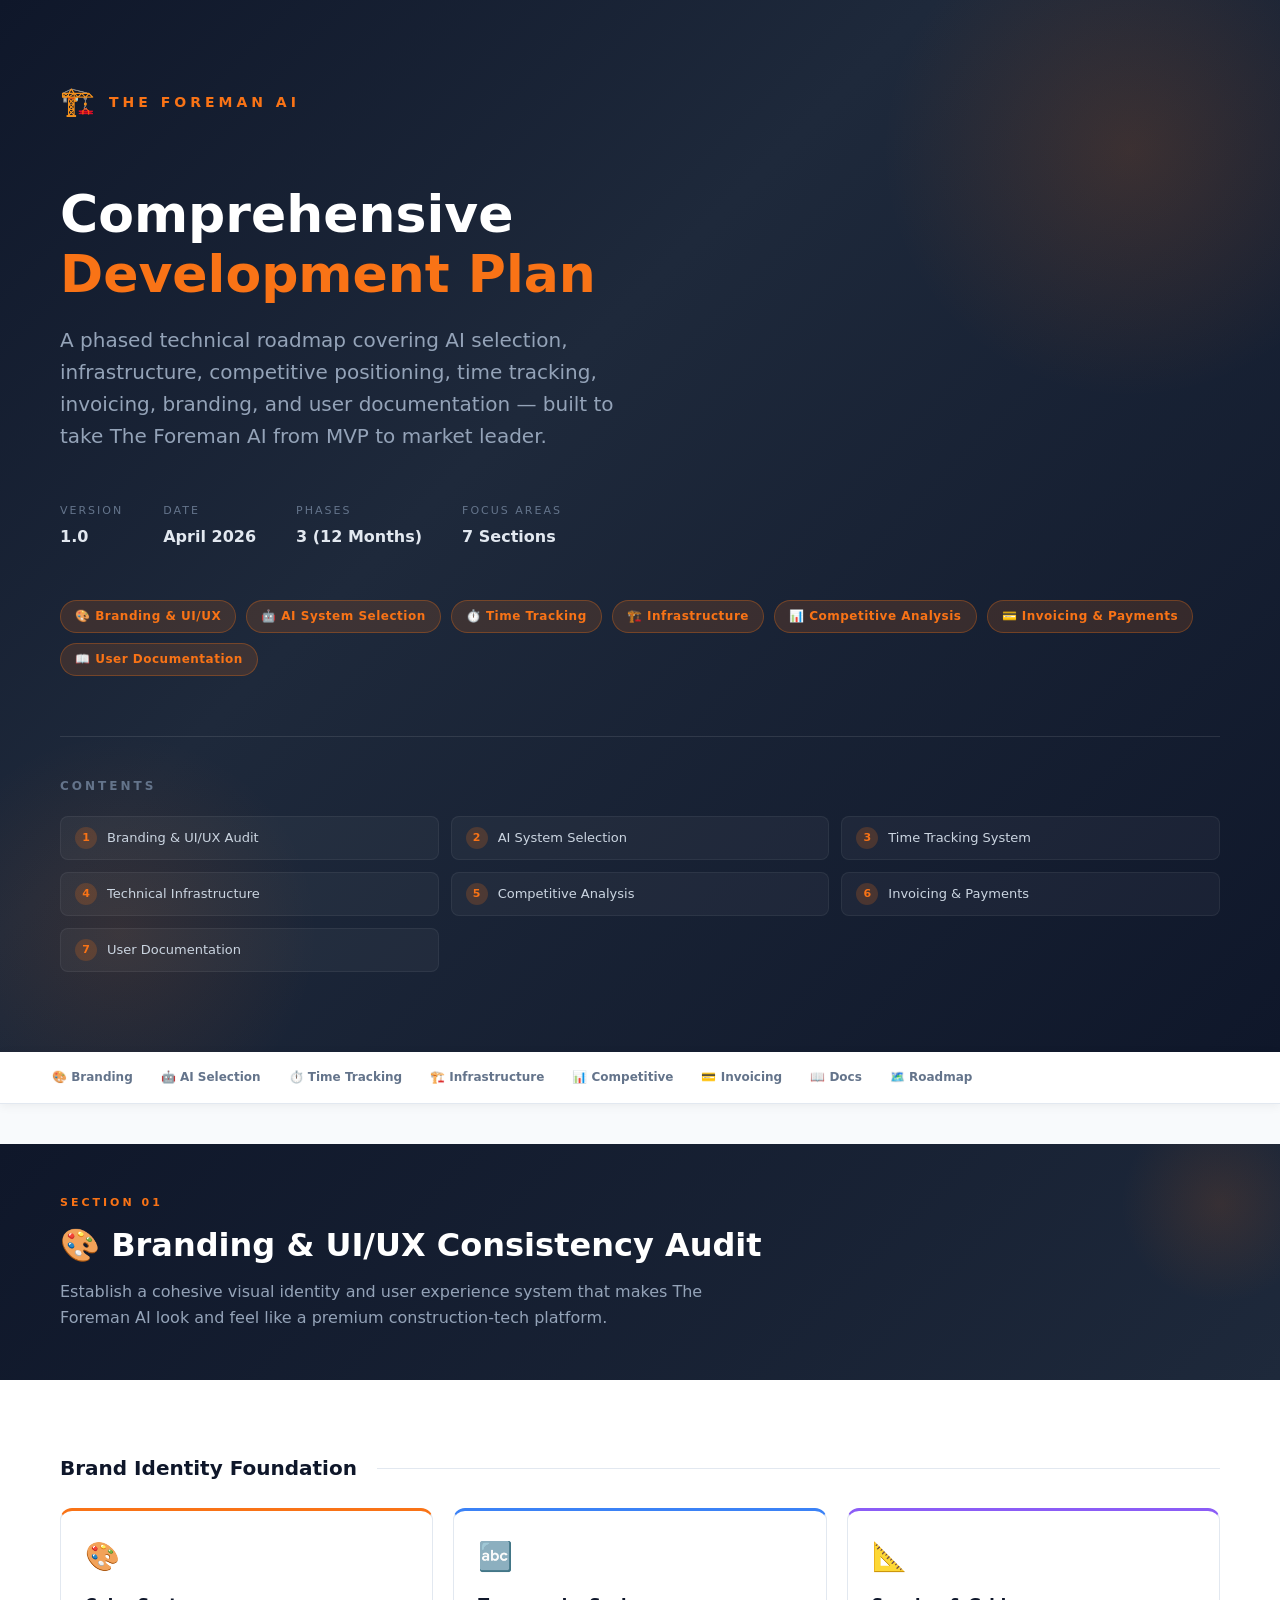
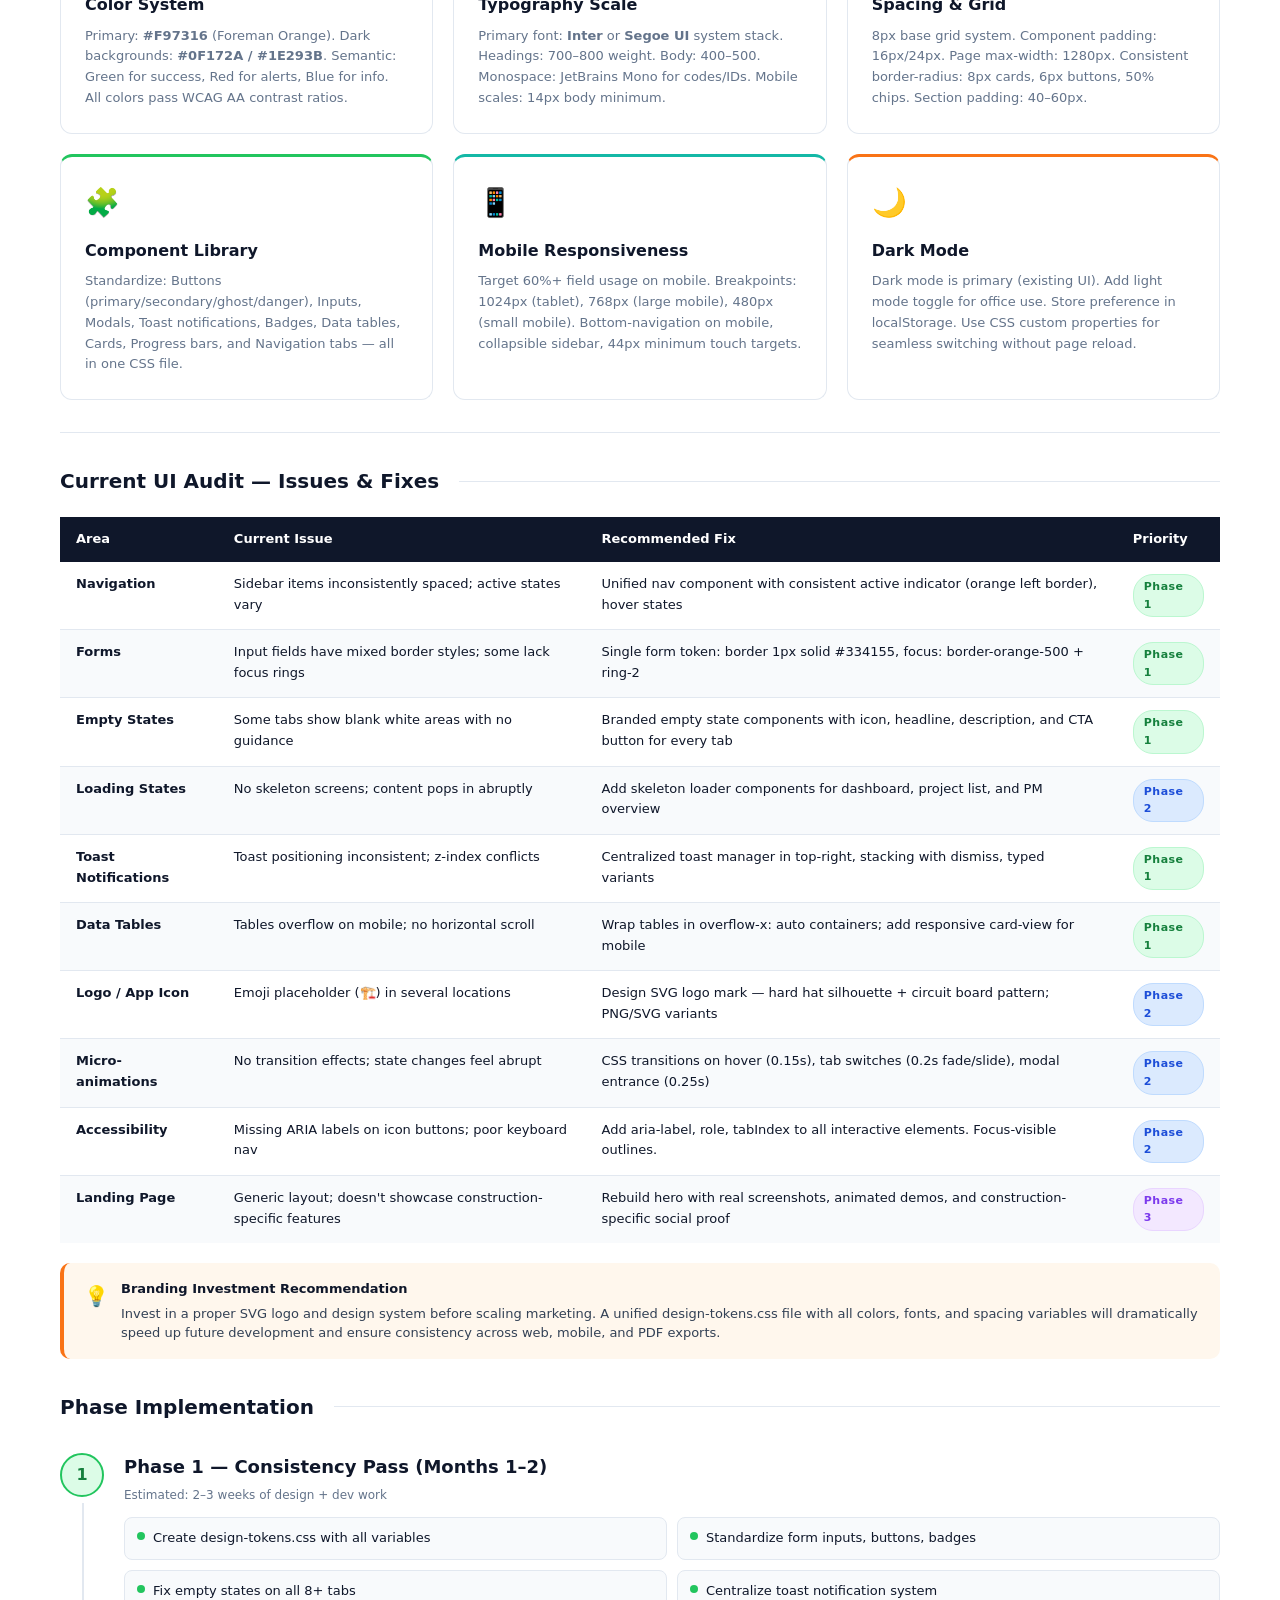
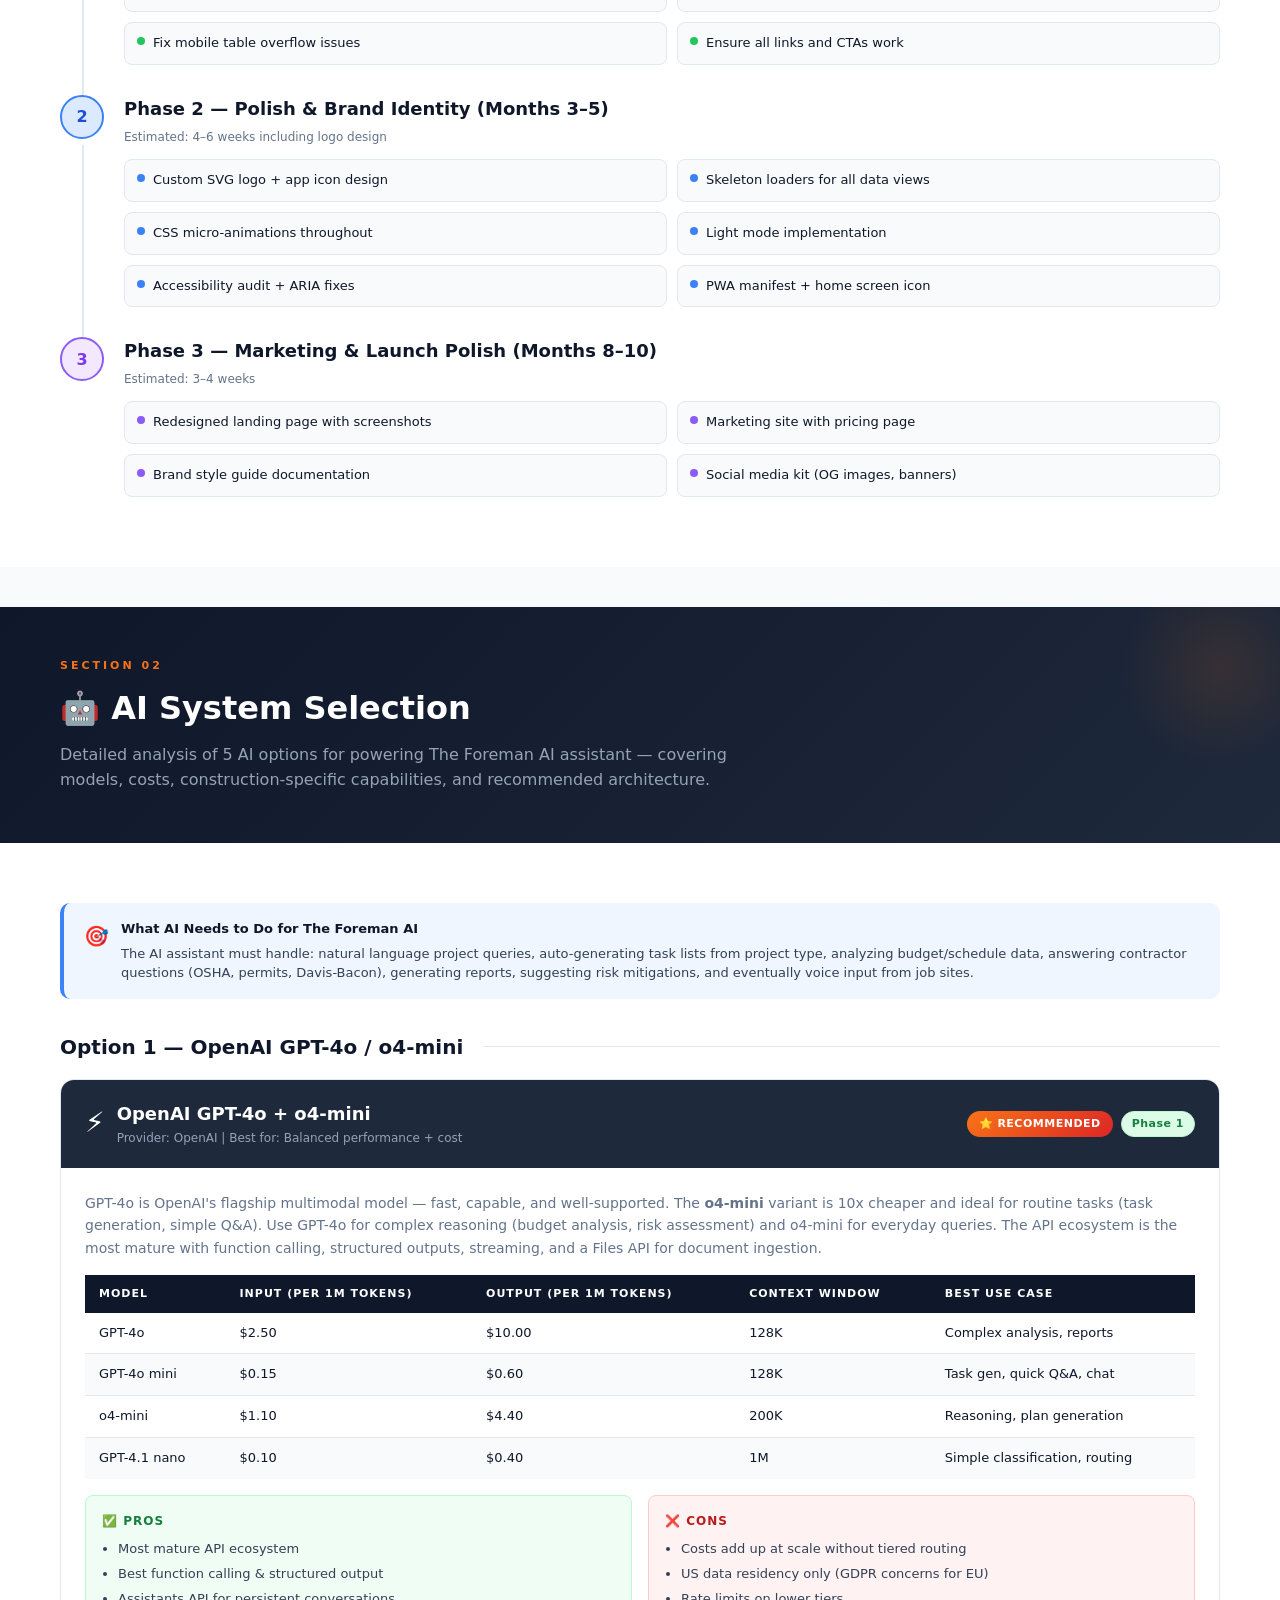
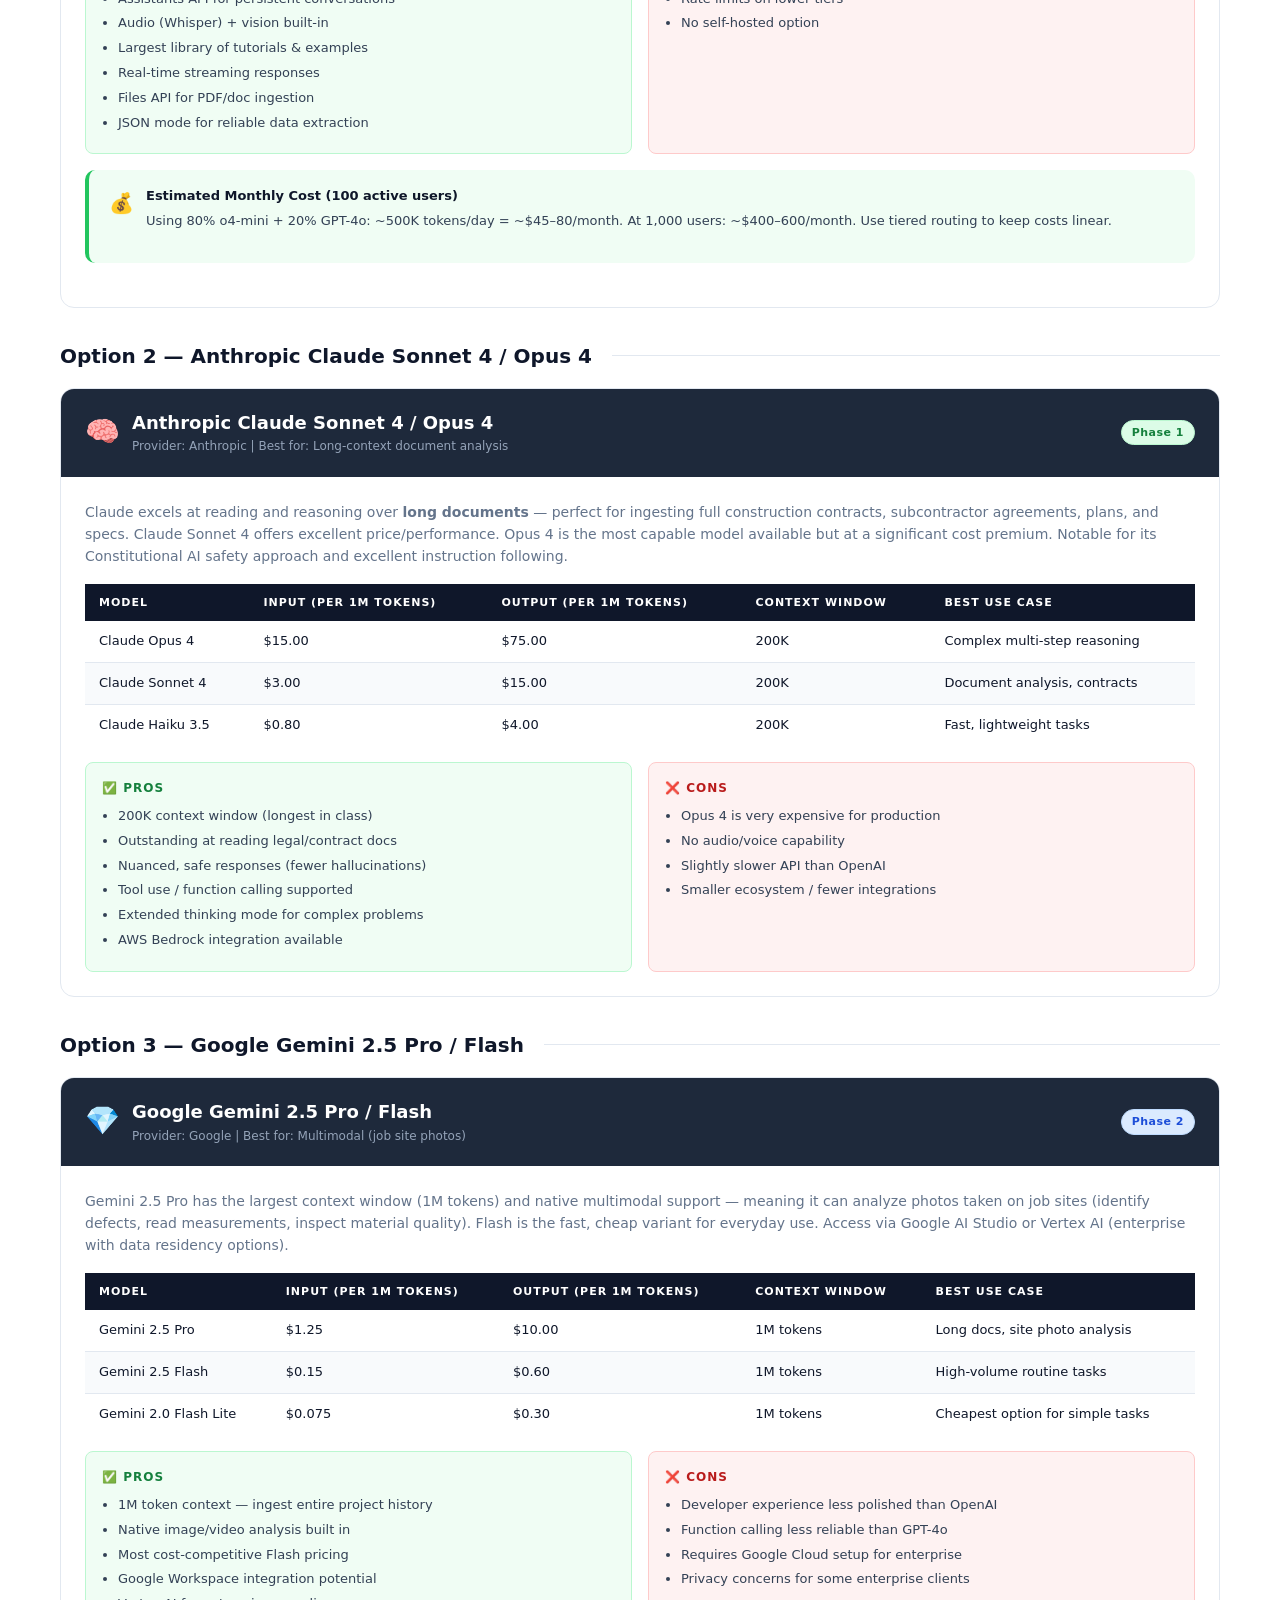
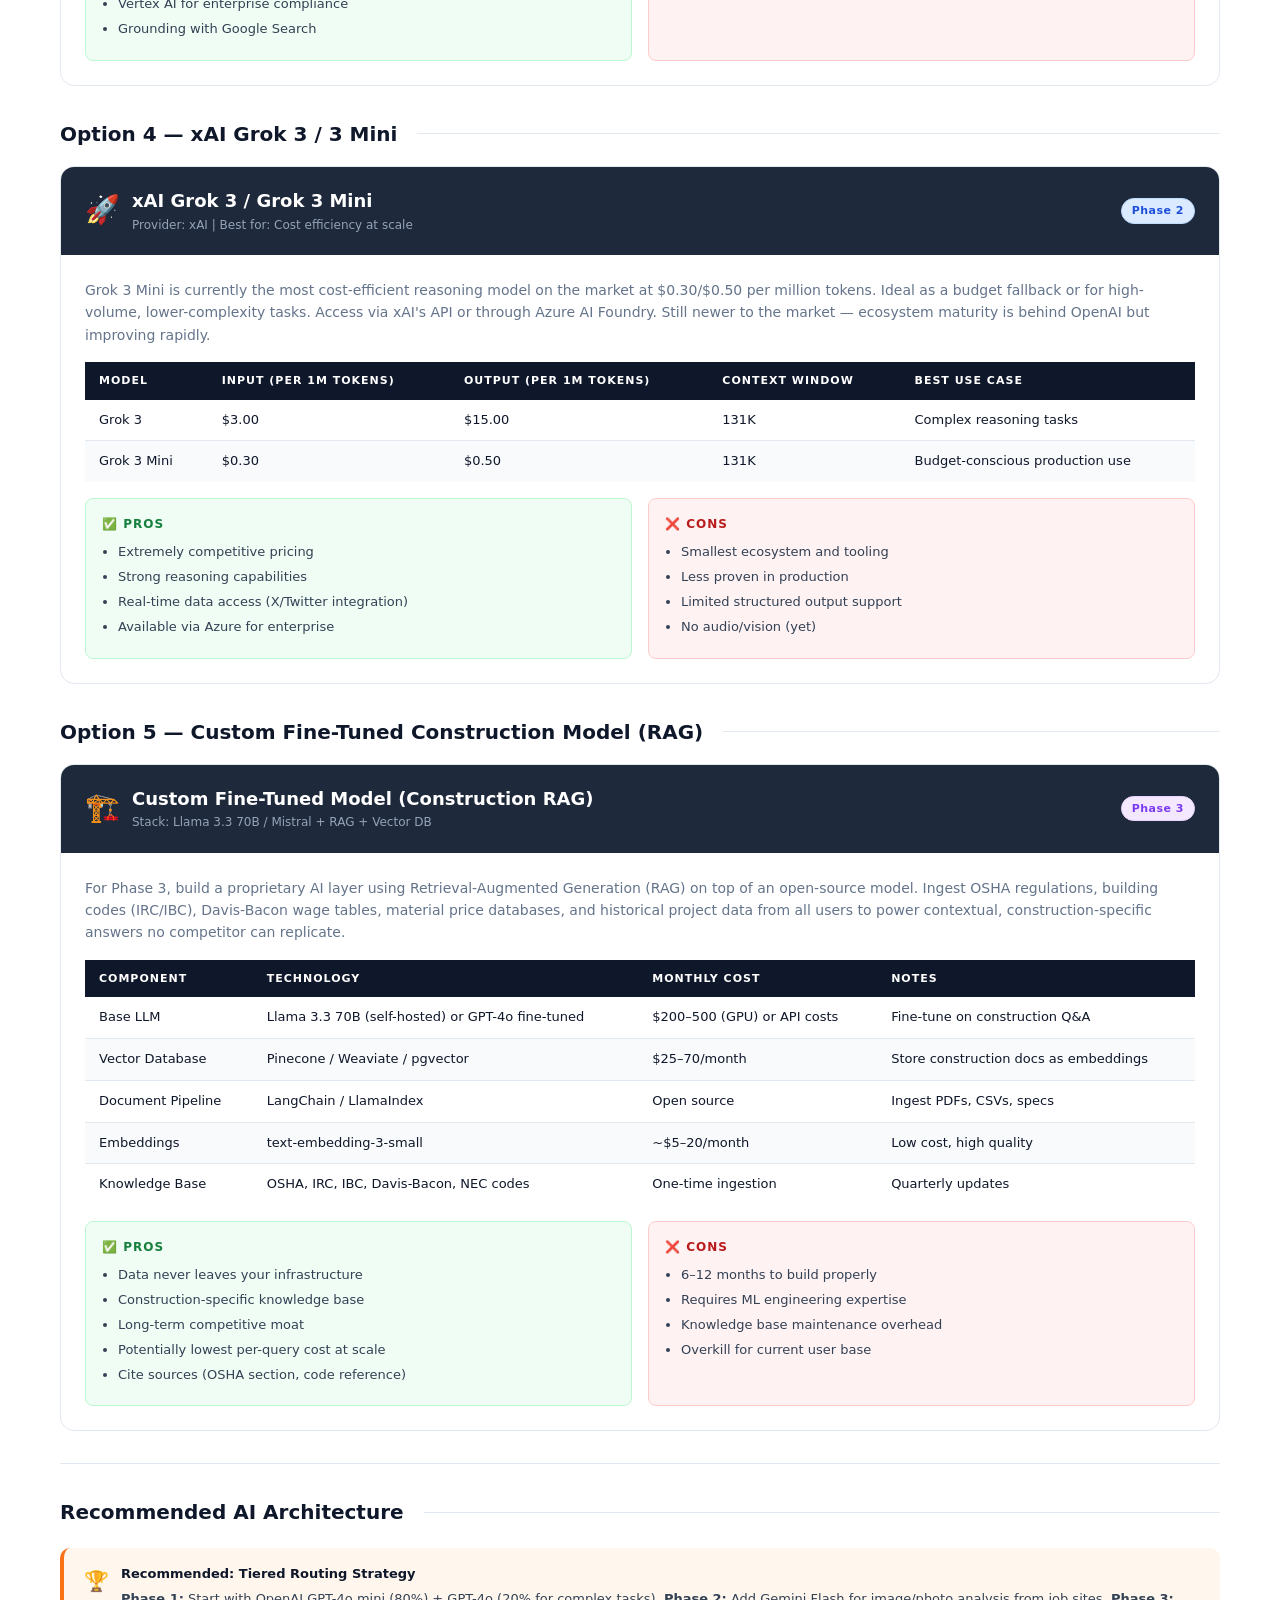
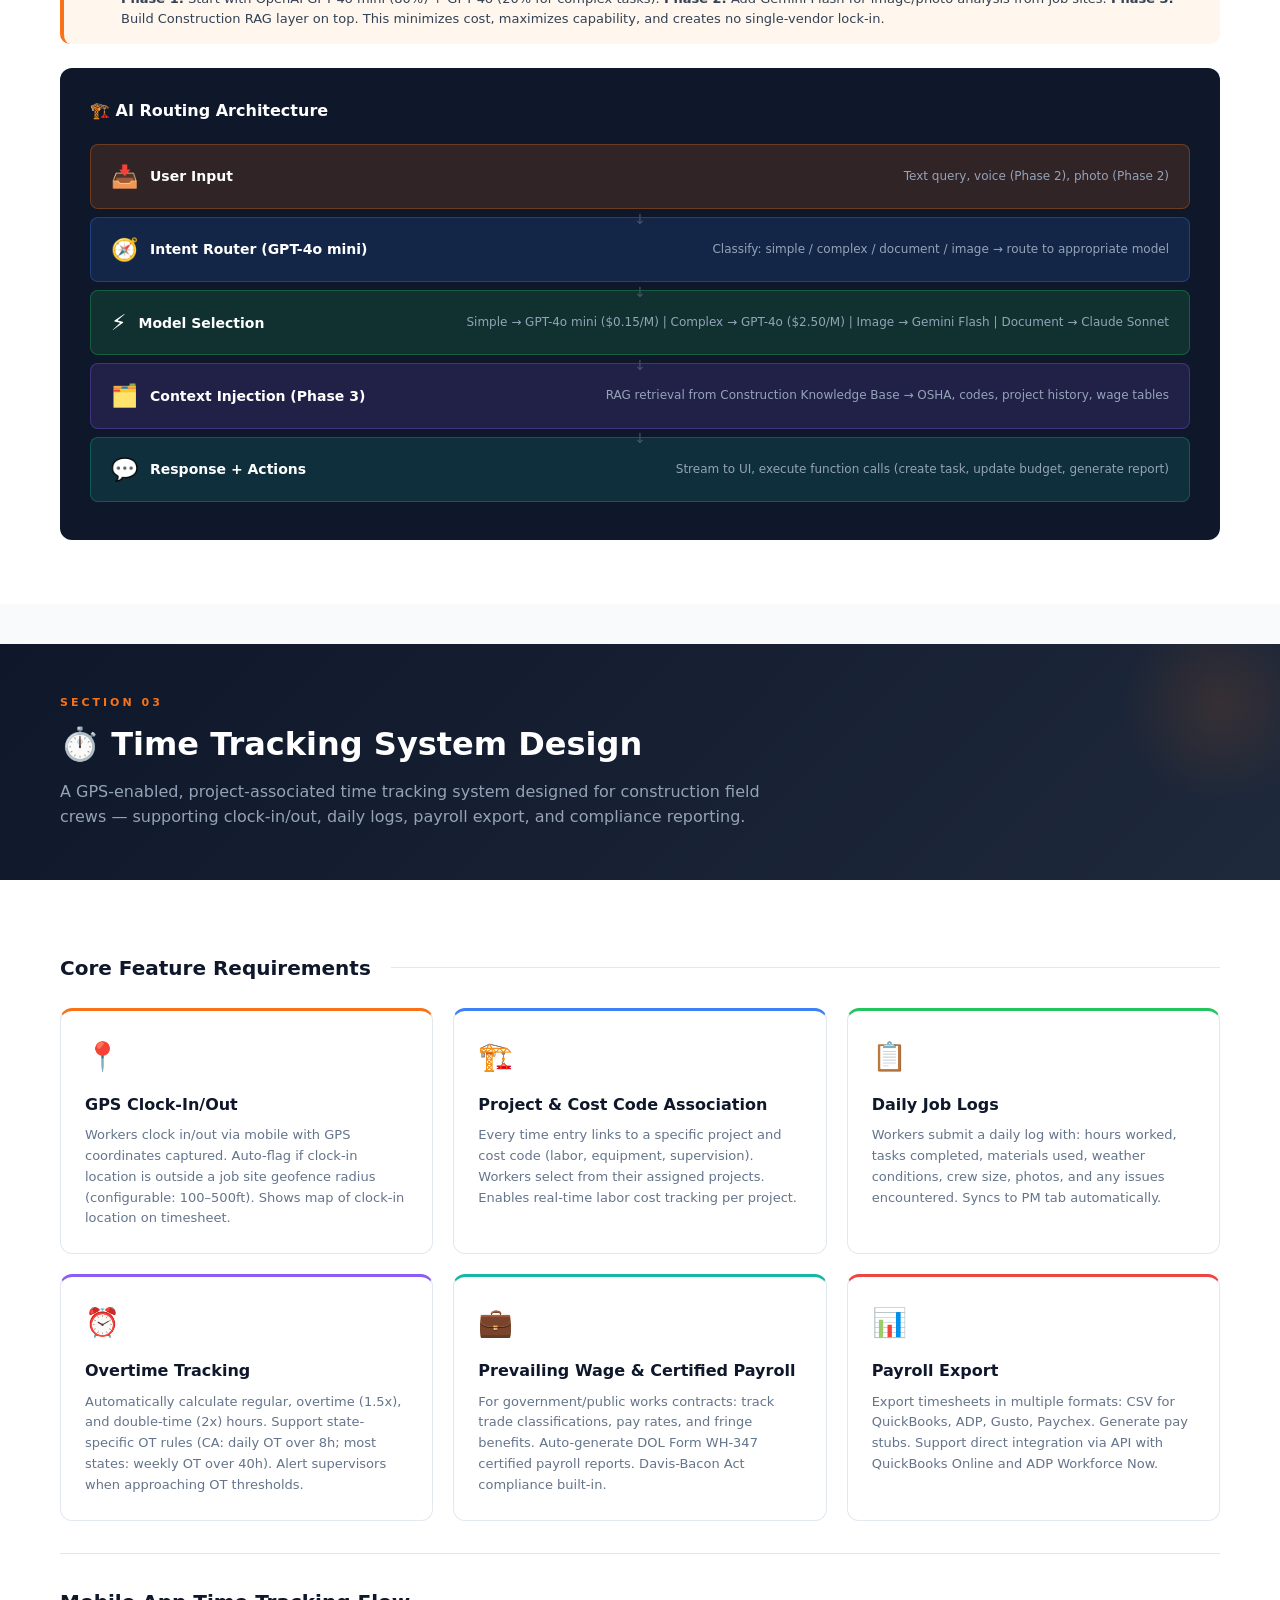
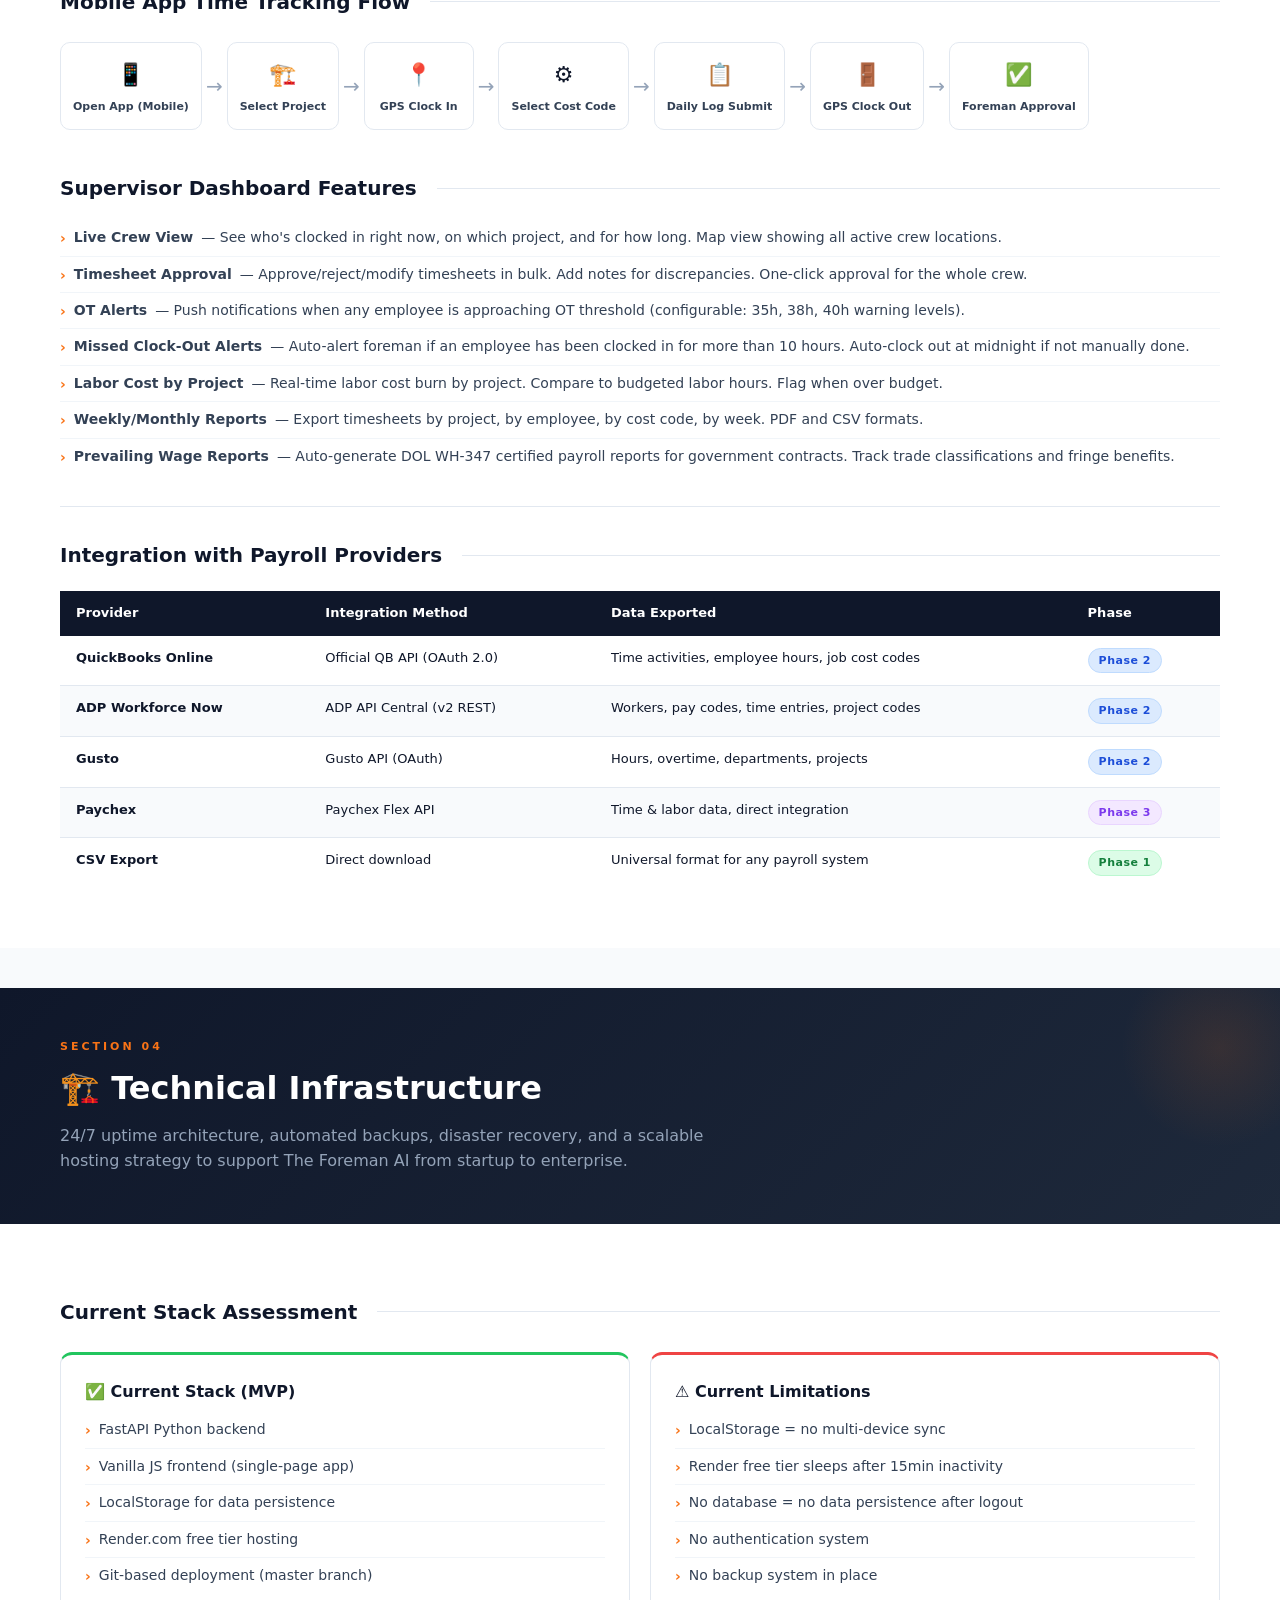
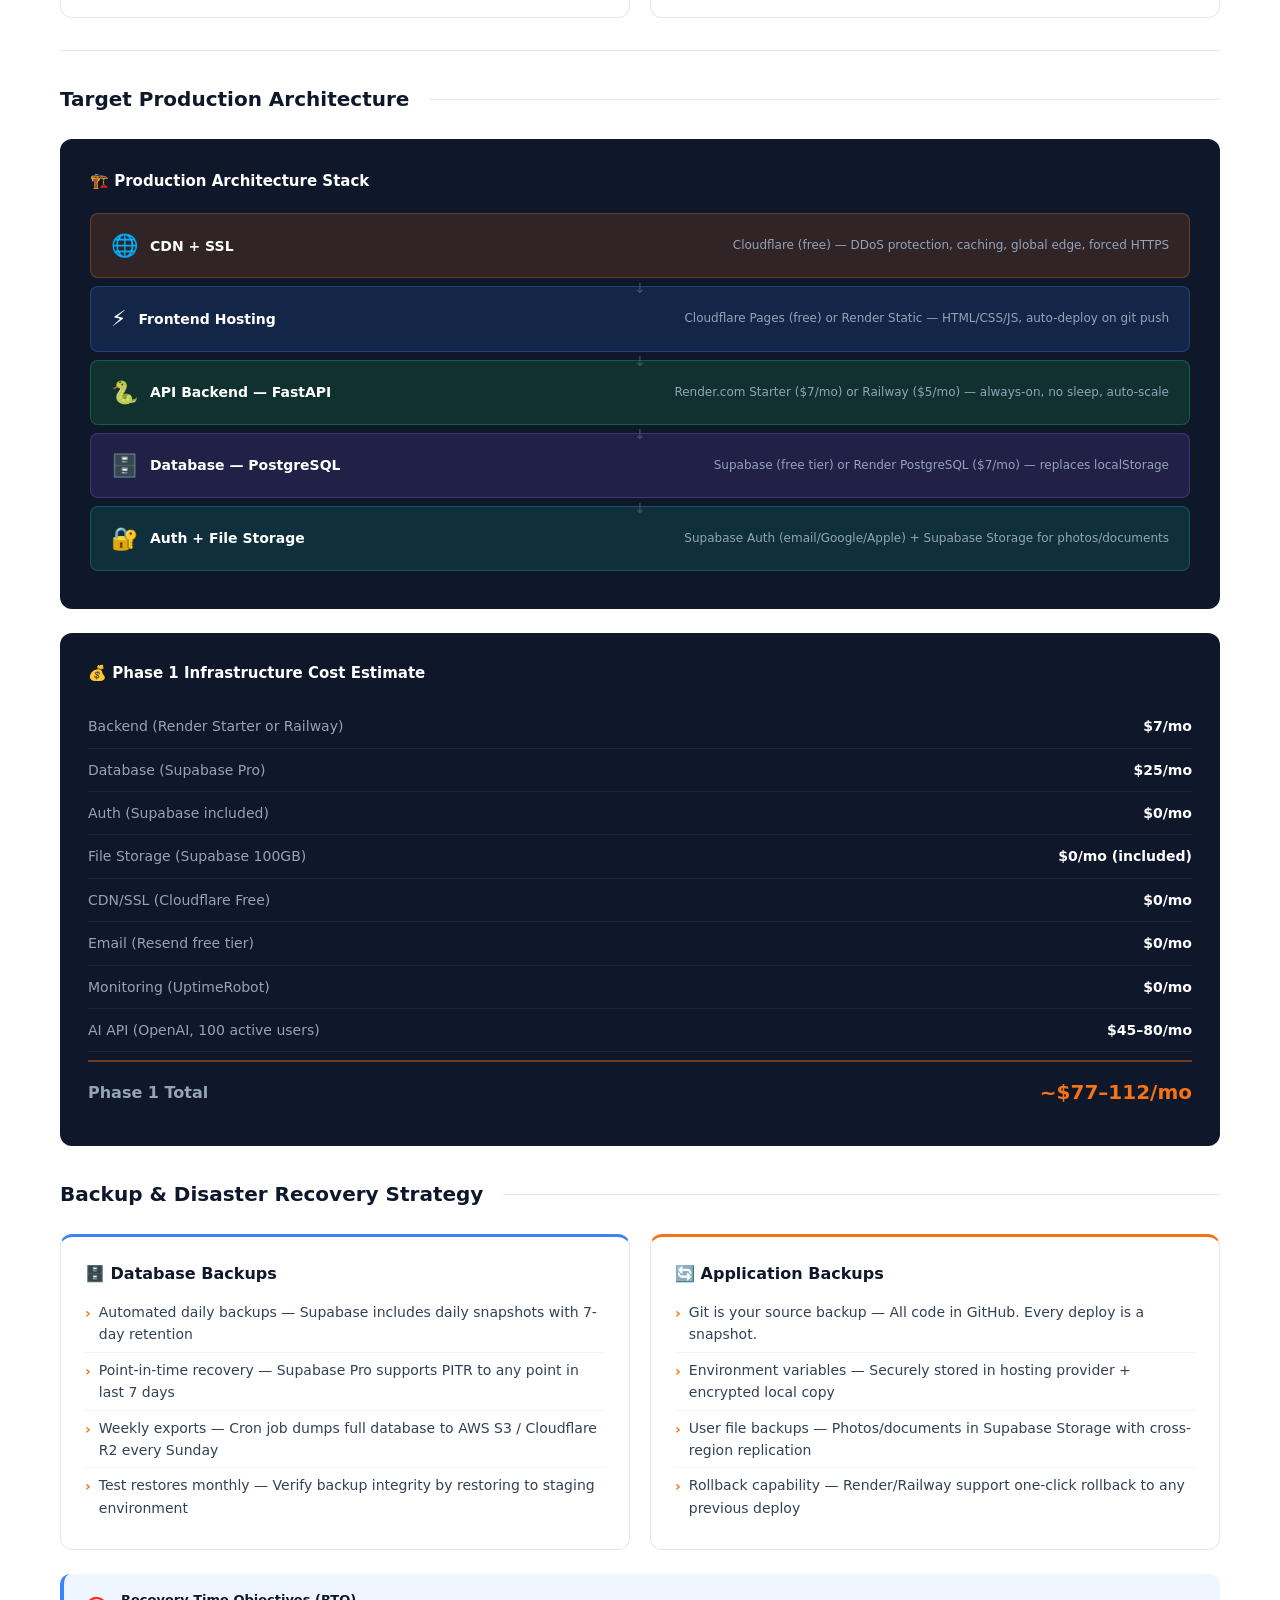
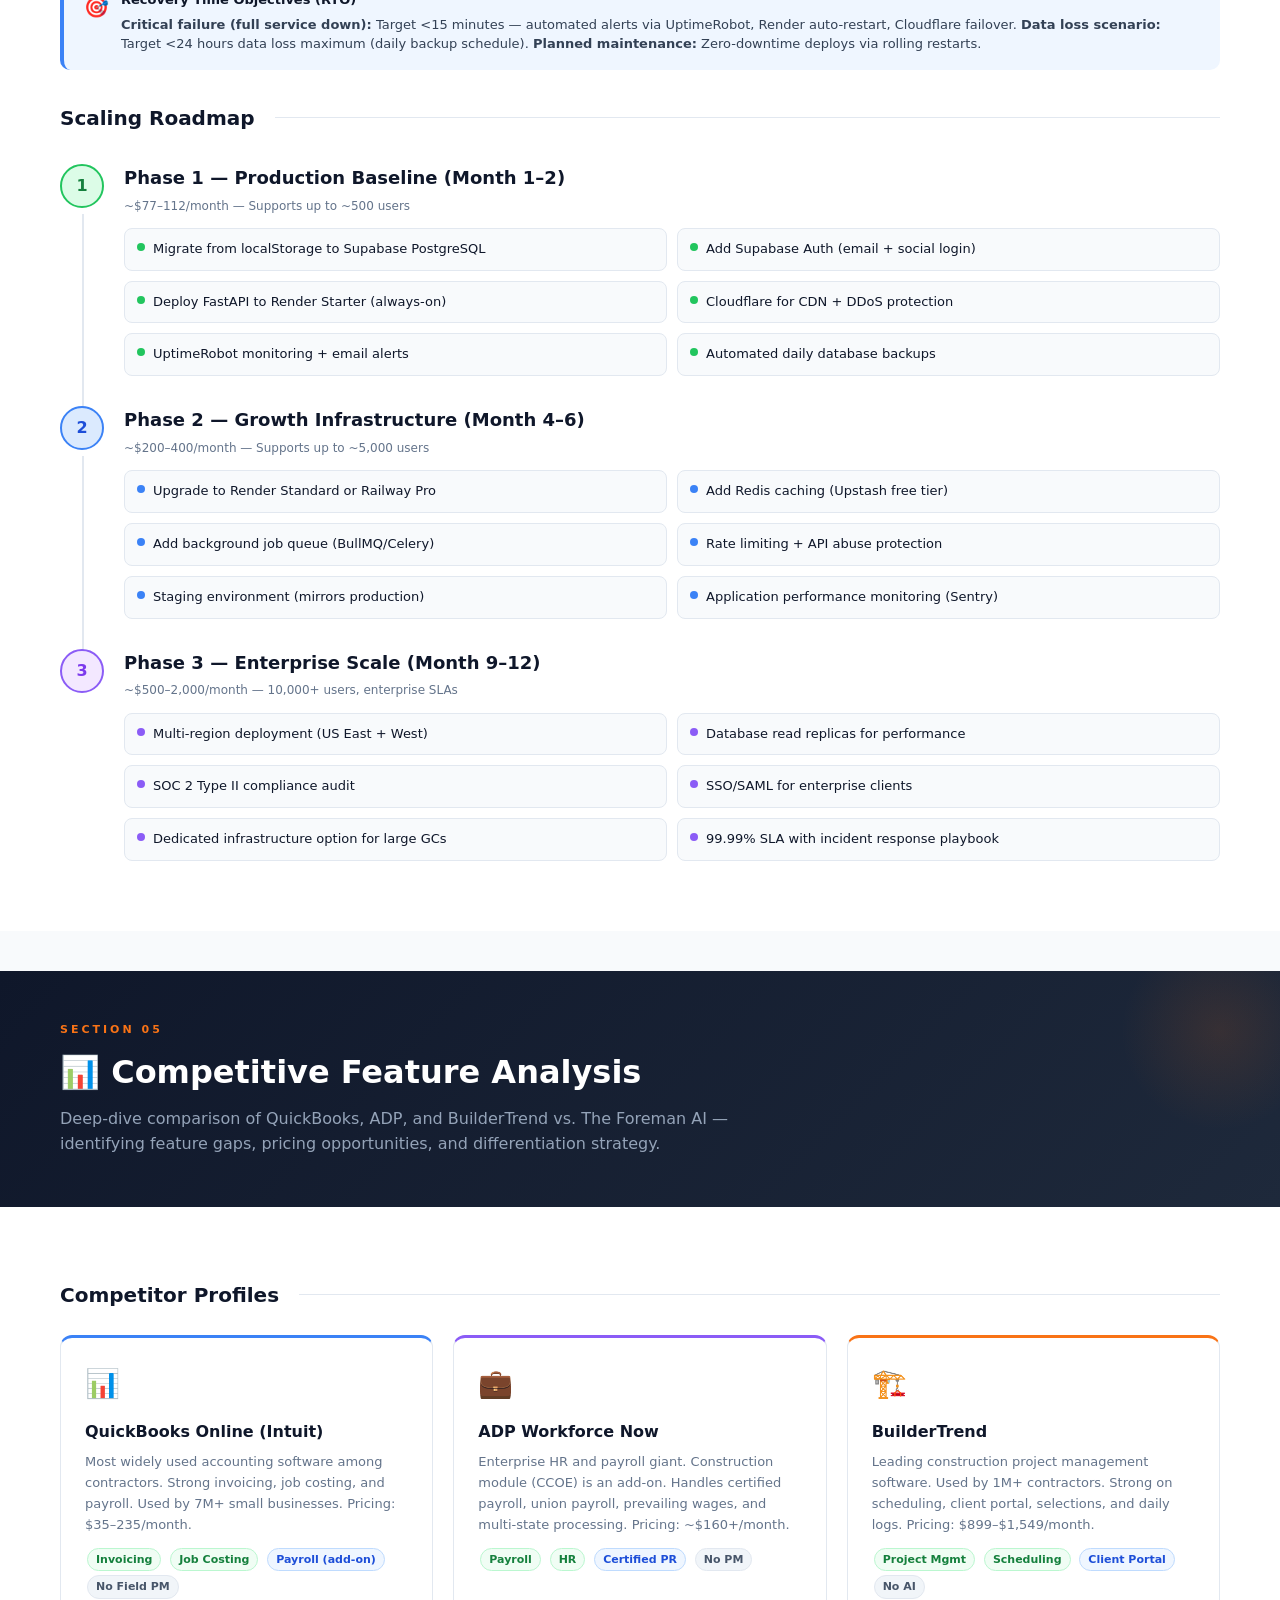
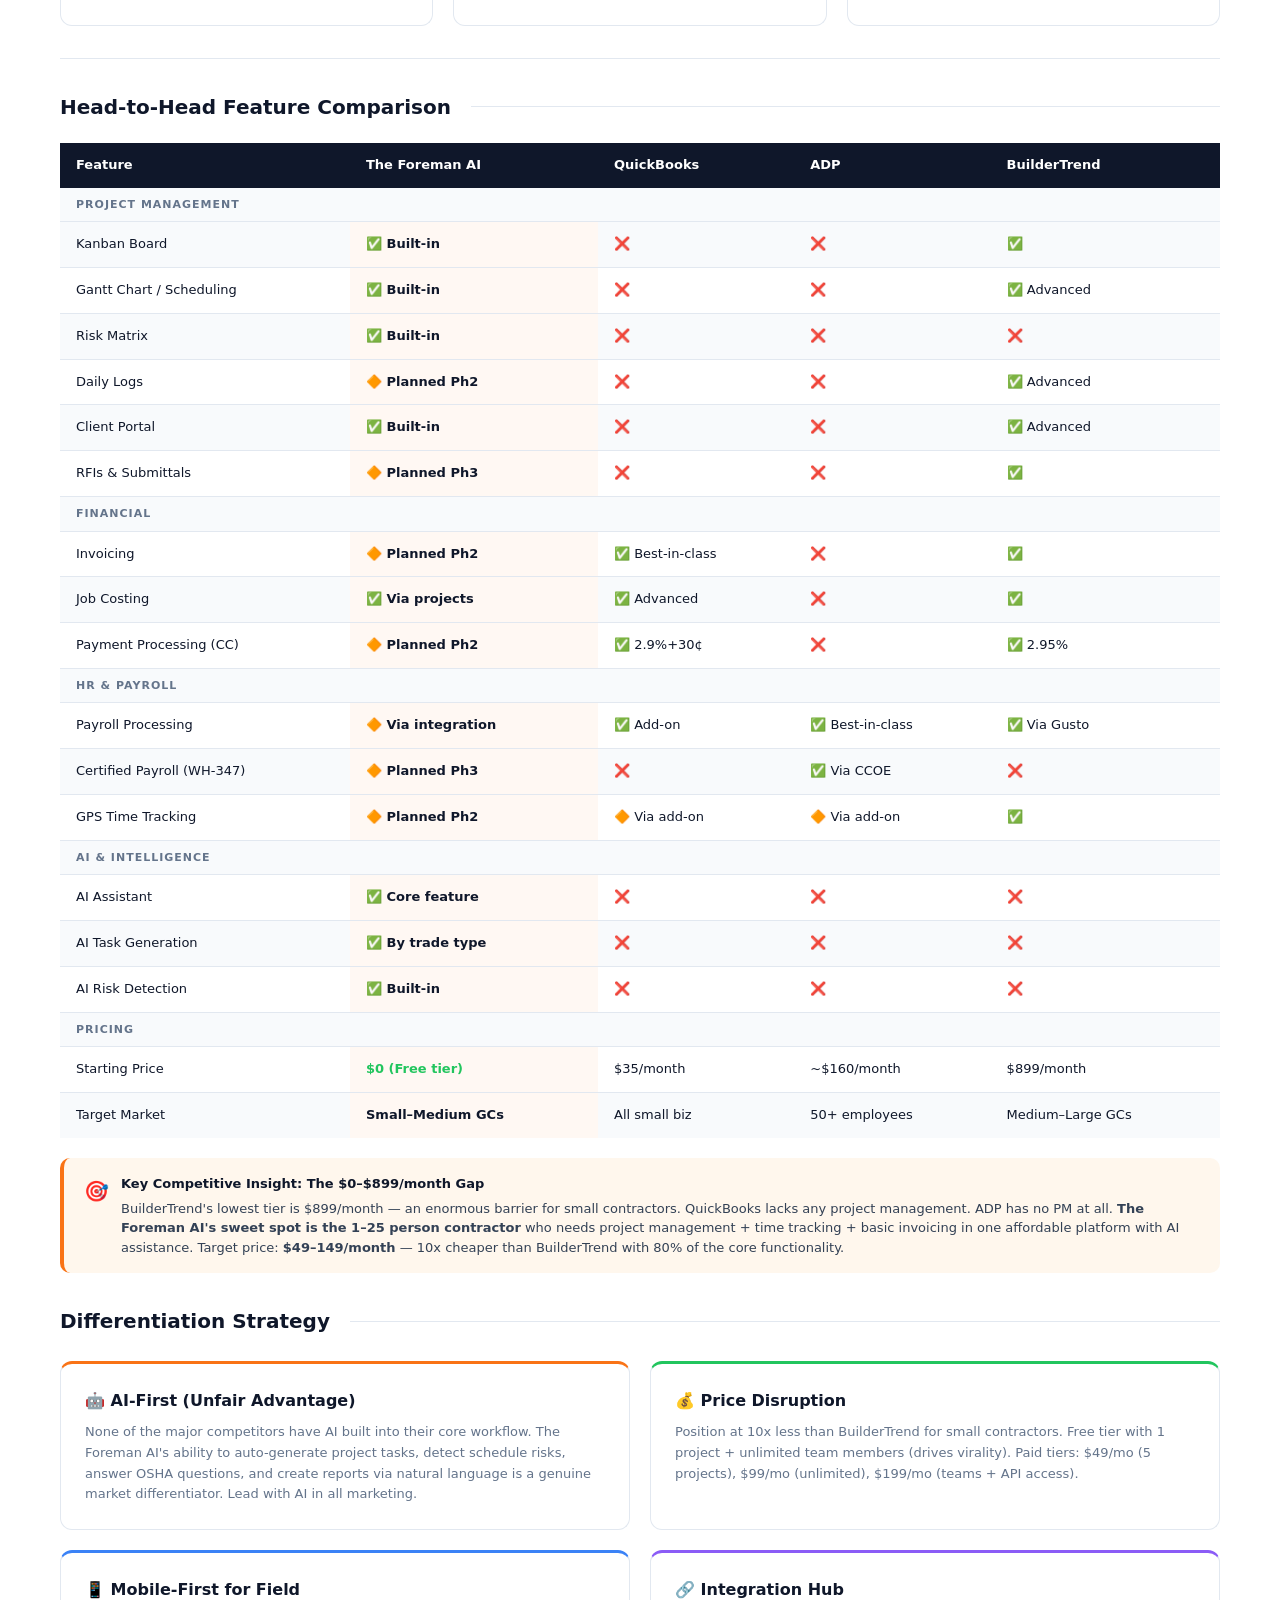
<file: web/dev-plan.html>
<!DOCTYPE html>
<html lang="en">
<head>
<meta charset="UTF-8">
<meta name="viewport" content="width=device-width, initial-scale=1.0">
<title>The Foreman AI — Comprehensive Development Plan</title>
<style>
  :root {
    --orange: #f97316;
    --orange-dark: #ea6c07;
    --orange-light: #fff7ed;
    --dark: #0f172a;
    --dark2: #1e293b;
    --dark3: #334155;
    --gray: #64748b;
    --gray-light: #94a3b8;
    --border: #e2e8f0;
    --white: #ffffff;
    --green: #22c55e;
    --green-light: #f0fdf4;
    --blue: #3b82f6;
    --blue-light: #eff6ff;
    --red: #ef4444;
    --red-light: #fef2f2;
    --yellow: #eab308;
    --yellow-light: #fefce8;
    --purple: #8b5cf6;
    --purple-light: #f5f3ff;
    --teal: #14b8a6;
    --teal-light: #f0fdfa;
  }
  * { box-sizing: border-box; margin: 0; padding: 0; }
  body {
    font-family: 'Segoe UI', system-ui, -apple-system, sans-serif;
    background: #f8fafc;
    color: var(--dark);
    line-height: 1.6;
    font-size: 15px;
  }
  .cover {
    background: linear-gradient(135deg, #0f172a 0%, #1e293b 40%, #0f172a 100%);
    color: white;
    padding: 80px 60px;
    min-height: 100vh;
    display: flex;
    flex-direction: column;
    justify-content: center;
    position: relative;
    overflow: hidden;
  }
  .cover::before {
    content: '';
    position: absolute;
    top: -100px; right: -100px;
    width: 500px; height: 500px;
    background: radial-gradient(circle, rgba(249,115,22,0.15) 0%, transparent 70%);
    border-radius: 50%;
  }
  .cover::after {
    content: '';
    position: absolute;
    bottom: -80px; left: -80px;
    width: 400px; height: 400px;
    background: radial-gradient(circle, rgba(249,115,22,0.1) 0%, transparent 70%);
    border-radius: 50%;
  }
  .cover-logo {
    font-size: 14px;
    font-weight: 700;
    letter-spacing: 4px;
    text-transform: uppercase;
    color: var(--orange);
    margin-bottom: 60px;
    display: flex;
    align-items: center;
    gap: 10px;
  }
  .cover-logo-icon { font-size: 28px; }
  .cover h1 {
    font-size: 52px;
    font-weight: 800;
    line-height: 1.15;
    margin-bottom: 20px;
    position: relative;
    z-index: 1;
  }
  .cover h1 span { color: var(--orange); }
  .cover-sub {
    font-size: 20px;
    color: #94a3b8;
    margin-bottom: 50px;
    max-width: 600px;
    position: relative;
    z-index: 1;
  }
  .cover-meta {
    display: flex;
    gap: 40px;
    position: relative;
    z-index: 1;
  }
  .cover-meta-item { display: flex; flex-direction: column; gap: 4px; }
  .cover-meta-label { font-size: 11px; letter-spacing: 2px; text-transform: uppercase; color: #64748b; }
  .cover-meta-value { font-size: 16px; font-weight: 600; color: #e2e8f0; }
  .cover-badges {
    display: flex; flex-wrap: wrap; gap: 10px;
    margin-top: 50px;
    position: relative; z-index: 1;
  }
  .cover-badge {
    background: rgba(249,115,22,0.15);
    border: 1px solid rgba(249,115,22,0.3);
    color: var(--orange);
    padding: 6px 14px;
    border-radius: 20px;
    font-size: 12px;
    font-weight: 600;
    letter-spacing: 0.5px;
  }
  .cover-toc {
    margin-top: 60px;
    border-top: 1px solid rgba(255,255,255,0.1);
    padding-top: 40px;
    position: relative; z-index: 1;
  }
  .cover-toc h3 {
    font-size: 12px;
    letter-spacing: 3px;
    text-transform: uppercase;
    color: #64748b;
    margin-bottom: 20px;
  }
  .cover-toc-grid {
    display: grid;
    grid-template-columns: repeat(3, 1fr);
    gap: 12px;
  }
  .cover-toc-item {
    display: flex; align-items: center; gap: 10px;
    padding: 10px 14px;
    background: rgba(255,255,255,0.04);
    border: 1px solid rgba(255,255,255,0.06);
    border-radius: 8px;
    font-size: 13px;
    color: #cbd5e1;
    cursor: pointer;
    transition: all 0.2s;
    text-decoration: none;
  }
  .cover-toc-item:hover { background: rgba(249,115,22,0.1); border-color: rgba(249,115,22,0.3); color: white; }
  .toc-num {
    width: 22px; height: 22px;
    background: rgba(249,115,22,0.2);
    border-radius: 50%;
    display: flex; align-items: center; justify-content: center;
    font-size: 11px; font-weight: 700; color: var(--orange);
    flex-shrink: 0;
  }
  .container { max-width: 1100px; margin: 0 auto; padding: 0 30px; }
  .section-header {
    background: linear-gradient(135deg, var(--dark) 0%, var(--dark2) 100%);
    color: white;
    padding: 50px 60px;
    margin: 40px 0 0;
    position: relative;
    overflow: hidden;
  }
  .section-header::after {
    content: '';
    position: absolute;
    right: -40px; top: -40px;
    width: 200px; height: 200px;
    background: radial-gradient(circle, rgba(249,115,22,0.12) 0%, transparent 70%);
    border-radius: 50%;
  }
  .section-num {
    font-size: 11px;
    letter-spacing: 3px;
    text-transform: uppercase;
    color: var(--orange);
    font-weight: 700;
    margin-bottom: 8px;
  }
  .section-header h2 { font-size: 32px; font-weight: 800; }
  .section-header p { color: #94a3b8; font-size: 16px; margin-top: 8px; max-width: 700px; }
  .section-body { padding: 40px 60px; background: white; margin-bottom: 0; }
  .phase-1 { background: #dcfce7; color: #15803d; border: 1px solid #bbf7d0; }
  .phase-2 { background: #dbeafe; color: #1d4ed8; border: 1px solid #bfdbfe; }
  .phase-3 { background: #f3e8ff; color: #7c3aed; border: 1px solid #e9d5ff; }
  .phase-badge {
    display: inline-flex; align-items: center; gap: 5px;
    padding: 3px 10px; border-radius: 20px;
    font-size: 11px; font-weight: 700; letter-spacing: 0.5px;
  }
  .card-grid { display: grid; gap: 20px; margin: 24px 0; }
  .card-grid-2 { grid-template-columns: repeat(2, 1fr); }
  .card-grid-3 { grid-template-columns: repeat(3, 1fr); }
  .card {
    background: white;
    border: 1px solid var(--border);
    border-radius: 12px;
    padding: 24px;
    transition: box-shadow 0.2s;
  }
  .card:hover { box-shadow: 0 4px 20px rgba(0,0,0,0.08); }
  .card-icon { font-size: 28px; margin-bottom: 12px; }
  .card h4 { font-size: 16px; font-weight: 700; margin-bottom: 8px; color: var(--dark); }
  .card p { font-size: 13px; color: var(--gray); line-height: 1.6; }
  .card-orange { border-top: 3px solid var(--orange); }
  .card-green  { border-top: 3px solid var(--green); }
  .card-blue   { border-top: 3px solid var(--blue); }
  .card-purple { border-top: 3px solid var(--purple); }
  .card-teal   { border-top: 3px solid var(--teal); }
  .card-red    { border-top: 3px solid var(--red); }
  .ai-option {
    border: 1px solid var(--border);
    border-radius: 14px;
    overflow: hidden;
    margin-bottom: 24px;
    transition: box-shadow 0.2s;
  }
  .ai-option:hover { box-shadow: 0 6px 30px rgba(0,0,0,0.1); }
  .ai-option-header {
    display: flex; align-items: center; justify-content: space-between;
    padding: 20px 24px;
    background: var(--dark2);
    color: white;
  }
  .ai-option-title { display: flex; align-items: center; gap: 12px; }
  .ai-option-icon { font-size: 28px; }
  .ai-option-name { font-size: 18px; font-weight: 700; }
  .ai-option-provider { font-size: 12px; color: #94a3b8; }
  .ai-option-badges { display: flex; gap: 8px; }
  .ai-option-body { padding: 24px; }
  .ai-option-body p { font-size: 14px; color: var(--gray); margin-bottom: 16px; }
  .ai-pros-cons { display: grid; grid-template-columns: 1fr 1fr; gap: 16px; margin-top: 16px; }
  .pros-list, .cons-list { padding: 16px; border-radius: 8px; }
  .pros-list { background: var(--green-light); border: 1px solid #bbf7d0; }
  .cons-list { background: var(--red-light); border: 1px solid #fecaca; }
  .pros-list h5 { color: #15803d; font-size: 12px; letter-spacing: 1px; text-transform: uppercase; margin-bottom: 8px; }
  .cons-list h5 { color: #b91c1c; font-size: 12px; letter-spacing: 1px; text-transform: uppercase; margin-bottom: 8px; }
  .pros-list li, .cons-list li { font-size: 13px; margin-left: 16px; margin-bottom: 4px; color: var(--dark3); }
  .cost-table { width: 100%; border-collapse: collapse; margin: 16px 0; font-size: 13px; }
  .cost-table th {
    background: var(--dark); color: white;
    padding: 10px 14px; text-align: left;
    font-size: 11px; letter-spacing: 1px; text-transform: uppercase;
  }
  .cost-table td { padding: 10px 14px; border-bottom: 1px solid var(--border); }
  .cost-table tr:last-child td { border-bottom: none; }
  .cost-table tr:nth-child(even) td { background: #f8fafc; }
  .recommended-badge {
    background: linear-gradient(135deg, var(--orange), #dc2626);
    color: white;
    padding: 4px 12px;
    border-radius: 20px;
    font-size: 11px;
    font-weight: 700;
    letter-spacing: 0.5px;
  }
  .phase-timeline { margin: 30px 0; }
  .phase-block {
    display: flex; gap: 20px;
    margin-bottom: 30px;
    position: relative;
  }
  .phase-block::before {
    content: '';
    position: absolute;
    left: 22px; top: 50px;
    width: 2px; height: calc(100% + 10px);
    background: var(--border);
  }
  .phase-block:last-child::before { display: none; }
  .phase-circle {
    width: 44px; height: 44px;
    border-radius: 50%;
    display: flex; align-items: center; justify-content: center;
    font-weight: 800; font-size: 16px;
    flex-shrink: 0;
    z-index: 1;
  }
  .phase-circle-1 { background: #dcfce7; color: #15803d; border: 2px solid #22c55e; }
  .phase-circle-2 { background: #dbeafe; color: #1d4ed8; border: 2px solid #3b82f6; }
  .phase-circle-3 { background: #f3e8ff; color: #7c3aed; border: 2px solid #8b5cf6; }
  .phase-content { flex: 1; }
  .phase-content h4 { font-size: 18px; font-weight: 700; margin-bottom: 4px; }
  .phase-content .phase-duration { font-size: 12px; color: var(--gray); margin-bottom: 12px; }
  .phase-items { display: grid; grid-template-columns: repeat(2, 1fr); gap: 10px; }
  .phase-item {
    display: flex; align-items: flex-start; gap: 8px;
    background: #f8fafc; border: 1px solid var(--border);
    border-radius: 8px; padding: 10px 12px;
    font-size: 13px;
  }
  .phase-item-dot {
    width: 8px; height: 8px;
    border-radius: 50%;
    margin-top: 4px; flex-shrink: 0;
  }
  .compare-table { width: 100%; border-collapse: collapse; margin: 20px 0; font-size: 13px; }
  .compare-table th {
    background: var(--dark); color: white;
    padding: 12px 16px; text-align: left;
    font-weight: 600;
  }
  .compare-table td { padding: 12px 16px; border-bottom: 1px solid var(--border); vertical-align: top; }
  .compare-table tr:last-child td { border-bottom: none; }
  .compare-table tr:nth-child(even) td { background: #f8fafc; }
  .compare-table .highlight-col { background: rgba(249,115,22,0.05) !important; font-weight: 600; }
  .check { color: var(--green); }
  .cross { color: var(--red); }
  .partial { color: var(--yellow); }
  .tag {
    display: inline-block;
    padding: 2px 8px;
    border-radius: 12px;
    font-size: 11px;
    font-weight: 600;
    margin: 2px;
  }
  .tag-orange { background: #fff7ed; color: var(--orange); border: 1px solid #fed7aa; }
  .tag-green  { background: var(--green-light); color: #15803d; border: 1px solid #bbf7d0; }
  .tag-blue   { background: var(--blue-light); color: #1d4ed8; border: 1px solid #bfdbfe; }
  .tag-purple { background: var(--purple-light); color: #7c3aed; border: 1px solid #e9d5ff; }
  .tag-red    { background: var(--red-light); color: #b91c1c; border: 1px solid #fecaca; }
  .tag-gray   { background: #f1f5f9; color: #475569; border: 1px solid var(--border); }
  .callout {
    padding: 16px 20px;
    border-radius: 10px;
    margin: 20px 0;
    display: flex;
    gap: 12px;
    align-items: flex-start;
  }
  .callout-orange { background: var(--orange-light); border-left: 4px solid var(--orange); }
  .callout-blue   { background: var(--blue-light); border-left: 4px solid var(--blue); }
  .callout-green  { background: var(--green-light); border-left: 4px solid var(--green); }
  .callout-red    { background: var(--red-light); border-left: 4px solid var(--red); }
  .callout-purple { background: var(--purple-light); border-left: 4px solid var(--purple); }
  .callout-icon { font-size: 20px; flex-shrink: 0; margin-top: 1px; }
  .callout-content h5 { font-size: 13px; font-weight: 700; margin-bottom: 4px; }
  .callout-content p { font-size: 13px; color: var(--dark3); line-height: 1.5; }
  .arch-diagram {
    background: var(--dark);
    border-radius: 12px;
    padding: 30px;
    margin: 24px 0;
    color: white;
  }
  .arch-tier {
    display: flex;
    align-items: center;
    gap: 12px;
    padding: 14px 20px;
    border-radius: 8px;
    margin-bottom: 8px;
    position: relative;
  }
  .arch-tier::after {
    content: '↓';
    position: absolute;
    bottom: -22px; left: 50%;
    transform: translateX(-50%);
    color: #475569;
    font-size: 14px;
    z-index: 1;
  }
  .arch-tier:last-child::after { display: none; }
  .arch-tier-1 { background: rgba(249,115,22,0.15); border: 1px solid rgba(249,115,22,0.3); }
  .arch-tier-2 { background: rgba(59,130,246,0.15); border: 1px solid rgba(59,130,246,0.3); }
  .arch-tier-3 { background: rgba(34,197,94,0.15); border: 1px solid rgba(34,197,94,0.3); }
  .arch-tier-4 { background: rgba(139,92,246,0.15); border: 1px solid rgba(139,92,246,0.3); }
  .arch-tier-5 { background: rgba(20,184,166,0.15); border: 1px solid rgba(20,184,166,0.3); }
  .arch-tier-icon { font-size: 22px; }
  .arch-tier-name { font-size: 14px; font-weight: 700; flex: 1; }
  .arch-tier-detail { font-size: 12px; color: #94a3b8; }
  .payment-flow {
    display: flex; align-items: center; gap: 0;
    margin: 24px 0; overflow-x: auto; padding-bottom: 10px;
  }
  .flow-step {
    min-width: 110px;
    background: white;
    border: 1px solid var(--border);
    border-radius: 10px;
    padding: 14px 12px;
    text-align: center;
    flex-shrink: 0;
  }
  .flow-step-icon { font-size: 22px; margin-bottom: 6px; }
  .flow-step-label { font-size: 11px; font-weight: 600; color: var(--dark3); }
  .flow-arrow {
    color: var(--gray-light); font-size: 20px;
    padding: 0 4px; flex-shrink: 0;
  }
  .cost-breakdown {
    background: var(--dark);
    border-radius: 12px;
    padding: 28px;
    color: white;
    margin: 24px 0;
  }
  .cost-line {
    display: flex; justify-content: space-between; align-items: center;
    padding: 10px 0;
    border-bottom: 1px solid rgba(255,255,255,0.06);
    font-size: 14px;
  }
  .cost-line:last-child { border-bottom: none; }
  .cost-line.total {
    margin-top: 8px;
    padding-top: 14px;
    border-top: 2px solid rgba(249,115,22,0.4);
    border-bottom: none;
    font-size: 16px; font-weight: 700;
  }
  .cost-line .label { color: #94a3b8; }
  .cost-line .value { color: white; font-weight: 600; }
  .cost-line.total .value { color: var(--orange); font-size: 20px; }
  h3.subsection {
    font-size: 20px; font-weight: 700;
    margin: 32px 0 16px;
    color: var(--dark);
    display: flex; align-items: center; gap: 8px;
  }
  h3.subsection::after {
    content: '';
    flex: 1;
    height: 1px;
    background: var(--border);
    margin-left: 12px;
  }
  .divider { height: 1px; background: var(--border); margin: 32px 0; }
  ul.clean { list-style: none; padding: 0; }
  ul.clean li {
    display: flex; align-items: flex-start; gap: 8px;
    padding: 6px 0;
    font-size: 14px; color: var(--dark3);
    border-bottom: 1px solid #f1f5f9;
  }
  ul.clean li:last-child { border-bottom: none; }
  ul.clean li::before { content: '›'; color: var(--orange); font-weight: 700; margin-top: 1px; flex-shrink: 0; }
  .sticky-nav {
    position: sticky;
    top: 0;
    background: white;
    border-bottom: 1px solid var(--border);
    padding: 10px 40px;
    display: flex;
    gap: 4px;
    overflow-x: auto;
    z-index: 100;
    box-shadow: 0 2px 10px rgba(0,0,0,0.06);
  }
  .nav-link {
    display: flex; align-items: center; gap: 5px;
    padding: 6px 12px;
    border-radius: 6px;
    font-size: 12px; font-weight: 600;
    color: var(--gray);
    text-decoration: none;
    white-space: nowrap;
    transition: all 0.15s;
  }
  .nav-link:hover { background: var(--orange-light); color: var(--orange); }
  .doc-footer {
    background: var(--dark);
    color: #475569;
    text-align: center;
    padding: 30px;
    font-size: 13px;
    margin-top: 60px;
  }
  .doc-footer span { color: var(--orange); }
  .roadmap-grid {
    display: grid;
    grid-template-columns: repeat(3, 1fr);
    gap: 0;
    border: 1px solid var(--border);
    border-radius: 12px;
    overflow: hidden;
    margin: 24px 0;
  }
  .roadmap-col { border-right: 1px solid var(--border); }
  .roadmap-col:last-child { border-right: none; }
  .roadmap-col-header {
    padding: 16px 20px;
    font-weight: 700;
    font-size: 14px;
    text-align: center;
  }
  .roadmap-col-header-1 { background: #dcfce7; color: #15803d; }
  .roadmap-col-header-2 { background: #dbeafe; color: #1d4ed8; }
  .roadmap-col-header-3 { background: #f3e8ff; color: #7c3aed; }
  .roadmap-items { padding: 16px; }
  .roadmap-item {
    padding: 10px 12px;
    border-radius: 8px;
    font-size: 12px;
    font-weight: 600;
    margin-bottom: 8px;
    border: 1px solid;
  }
  .roadmap-item-1 { background: #f0fdf4; border-color: #bbf7d0; color: #15803d; }
  .roadmap-item-2 { background: #eff6ff; border-color: #bfdbfe; color: #1d4ed8; }
  .roadmap-item-3 { background: #faf5ff; border-color: #e9d5ff; color: #7c3aed; }
  @media print {
    .cover { min-height: auto; page-break-after: always; }
    .section-header { page-break-before: always; }
  }
</style>
<script src="https://sites.super.myninja.ai/_assets/ninja-daytona-script.js"></script>
</head>
<body>

<!-- COVER PAGE -->
<div class="cover">
  <div class="cover-logo">
    <span class="cover-logo-icon">🏗️</span>
    The Foreman AI
  </div>
  <h1>Comprehensive<br><span>Development Plan</span></h1>
  <p class="cover-sub">A phased technical roadmap covering AI selection, infrastructure, competitive positioning, time tracking, invoicing, branding, and user documentation — built to take The Foreman AI from MVP to market leader.</p>
  <div class="cover-meta">
    <div class="cover-meta-item">
      <span class="cover-meta-label">Version</span>
      <span class="cover-meta-value">1.0</span>
    </div>
    <div class="cover-meta-item">
      <span class="cover-meta-label">Date</span>
      <span class="cover-meta-value">April 2026</span>
    </div>
    <div class="cover-meta-item">
      <span class="cover-meta-label">Phases</span>
      <span class="cover-meta-value">3 (12 Months)</span>
    </div>
    <div class="cover-meta-item">
      <span class="cover-meta-label">Focus Areas</span>
      <span class="cover-meta-value">7 Sections</span>
    </div>
  </div>
  <div class="cover-badges">
    <span class="cover-badge">🎨 Branding & UI/UX</span>
    <span class="cover-badge">🤖 AI System Selection</span>
    <span class="cover-badge">⏱️ Time Tracking</span>
    <span class="cover-badge">🏗️ Infrastructure</span>
    <span class="cover-badge">📊 Competitive Analysis</span>
    <span class="cover-badge">💳 Invoicing & Payments</span>
    <span class="cover-badge">📖 User Documentation</span>
  </div>
  <div class="cover-toc">
    <h3>Contents</h3>
    <div class="cover-toc-grid">
      <a class="cover-toc-item" href="#section-branding"><span class="toc-num">1</span> Branding & UI/UX Audit</a>
      <a class="cover-toc-item" href="#section-ai"><span class="toc-num">2</span> AI System Selection</a>
      <a class="cover-toc-item" href="#section-time"><span class="toc-num">3</span> Time Tracking System</a>
      <a class="cover-toc-item" href="#section-infra"><span class="toc-num">4</span> Technical Infrastructure</a>
      <a class="cover-toc-item" href="#section-competitive"><span class="toc-num">5</span> Competitive Analysis</a>
      <a class="cover-toc-item" href="#section-invoicing"><span class="toc-num">6</span> Invoicing & Payments</a>
      <a class="cover-toc-item" href="#section-docs"><span class="toc-num">7</span> User Documentation</a>
    </div>
  </div>
</div>

<!-- Sticky Nav -->
<div class="sticky-nav">
  <a class="nav-link" href="#section-branding">🎨 Branding</a>
  <a class="nav-link" href="#section-ai">🤖 AI Selection</a>
  <a class="nav-link" href="#section-time">⏱️ Time Tracking</a>
  <a class="nav-link" href="#section-infra">🏗️ Infrastructure</a>
  <a class="nav-link" href="#section-competitive">📊 Competitive</a>
  <a class="nav-link" href="#section-invoicing">💳 Invoicing</a>
  <a class="nav-link" href="#section-docs">📖 Docs</a>
  <a class="nav-link" href="#section-roadmap">🗺️ Roadmap</a>
</div>

<!-- SECTION 1: BRANDING -->
<div id="section-branding">
  <div class="section-header">
    <div class="section-num">Section 01</div>
    <h2>🎨 Branding & UI/UX Consistency Audit</h2>
    <p>Establish a cohesive visual identity and user experience system that makes The Foreman AI look and feel like a premium construction-tech platform.</p>
  </div>
  <div class="section-body">

    <h3 class="subsection">Brand Identity Foundation</h3>
    <div class="card-grid card-grid-3">
      <div class="card card-orange">
        <div class="card-icon">🎨</div>
        <h4>Color System</h4>
        <p>Primary: <strong>#F97316</strong> (Foreman Orange). Dark backgrounds: <strong>#0F172A / #1E293B</strong>. Semantic: Green for success, Red for alerts, Blue for info. All colors pass WCAG AA contrast ratios.</p>
      </div>
      <div class="card card-blue">
        <div class="card-icon">🔤</div>
        <h4>Typography Scale</h4>
        <p>Primary font: <strong>Inter</strong> or <strong>Segoe UI</strong> system stack. Headings: 700–800 weight. Body: 400–500. Monospace: JetBrains Mono for codes/IDs. Mobile scales: 14px body minimum.</p>
      </div>
      <div class="card card-purple">
        <div class="card-icon">📐</div>
        <h4>Spacing & Grid</h4>
        <p>8px base grid system. Component padding: 16px/24px. Page max-width: 1280px. Consistent border-radius: 8px cards, 6px buttons, 50% chips. Section padding: 40–60px.</p>
      </div>
      <div class="card card-green">
        <div class="card-icon">🧩</div>
        <h4>Component Library</h4>
        <p>Standardize: Buttons (primary/secondary/ghost/danger), Inputs, Modals, Toast notifications, Badges, Data tables, Cards, Progress bars, and Navigation tabs — all in one CSS file.</p>
      </div>
      <div class="card card-teal">
        <div class="card-icon">📱</div>
        <h4>Mobile Responsiveness</h4>
        <p>Target 60%+ field usage on mobile. Breakpoints: 1024px (tablet), 768px (large mobile), 480px (small mobile). Bottom-navigation on mobile, collapsible sidebar, 44px minimum touch targets.</p>
      </div>
      <div class="card card-orange">
        <div class="card-icon">🌙</div>
        <h4>Dark Mode</h4>
        <p>Dark mode is primary (existing UI). Add light mode toggle for office use. Store preference in localStorage. Use CSS custom properties for seamless switching without page reload.</p>
      </div>
    </div>

    <div class="divider"></div>
    <h3 class="subsection">Current UI Audit — Issues & Fixes</h3>
    <table class="compare-table">
      <thead>
        <tr><th>Area</th><th>Current Issue</th><th>Recommended Fix</th><th>Priority</th></tr>
      </thead>
      <tbody>
        <tr>
          <td><strong>Navigation</strong></td>
          <td>Sidebar items inconsistently spaced; active states vary</td>
          <td>Unified nav component with consistent active indicator (orange left border), hover states</td>
          <td><span class="phase-badge phase-1">Phase 1</span></td>
        </tr>
        <tr>
          <td><strong>Forms</strong></td>
          <td>Input fields have mixed border styles; some lack focus rings</td>
          <td>Single form token: border 1px solid #334155, focus: border-orange-500 + ring-2</td>
          <td><span class="phase-badge phase-1">Phase 1</span></td>
        </tr>
        <tr>
          <td><strong>Empty States</strong></td>
          <td>Some tabs show blank white areas with no guidance</td>
          <td>Branded empty state components with icon, headline, description, and CTA button for every tab</td>
          <td><span class="phase-badge phase-1">Phase 1</span></td>
        </tr>
        <tr>
          <td><strong>Loading States</strong></td>
          <td>No skeleton screens; content pops in abruptly</td>
          <td>Add skeleton loader components for dashboard, project list, and PM overview</td>
          <td><span class="phase-badge phase-2">Phase 2</span></td>
        </tr>
        <tr>
          <td><strong>Toast Notifications</strong></td>
          <td>Toast positioning inconsistent; z-index conflicts</td>
          <td>Centralized toast manager in top-right, stacking with dismiss, typed variants</td>
          <td><span class="phase-badge phase-1">Phase 1</span></td>
        </tr>
        <tr>
          <td><strong>Data Tables</strong></td>
          <td>Tables overflow on mobile; no horizontal scroll</td>
          <td>Wrap tables in overflow-x: auto containers; add responsive card-view for mobile</td>
          <td><span class="phase-badge phase-1">Phase 1</span></td>
        </tr>
        <tr>
          <td><strong>Logo / App Icon</strong></td>
          <td>Emoji placeholder (🏗️) in several locations</td>
          <td>Design SVG logo mark — hard hat silhouette + circuit board pattern; PNG/SVG variants</td>
          <td><span class="phase-badge phase-2">Phase 2</span></td>
        </tr>
        <tr>
          <td><strong>Micro-animations</strong></td>
          <td>No transition effects; state changes feel abrupt</td>
          <td>CSS transitions on hover (0.15s), tab switches (0.2s fade/slide), modal entrance (0.25s)</td>
          <td><span class="phase-badge phase-2">Phase 2</span></td>
        </tr>
        <tr>
          <td><strong>Accessibility</strong></td>
          <td>Missing ARIA labels on icon buttons; poor keyboard nav</td>
          <td>Add aria-label, role, tabIndex to all interactive elements. Focus-visible outlines.</td>
          <td><span class="phase-badge phase-2">Phase 2</span></td>
        </tr>
        <tr>
          <td><strong>Landing Page</strong></td>
          <td>Generic layout; doesn't showcase construction-specific features</td>
          <td>Rebuild hero with real screenshots, animated demos, and construction-specific social proof</td>
          <td><span class="phase-badge phase-3">Phase 3</span></td>
        </tr>
      </tbody>
    </table>

    <div class="callout callout-orange">
      <span class="callout-icon">💡</span>
      <div class="callout-content">
        <h5>Branding Investment Recommendation</h5>
        <p>Invest in a proper SVG logo and design system before scaling marketing. A unified design-tokens.css file with all colors, fonts, and spacing variables will dramatically speed up future development and ensure consistency across web, mobile, and PDF exports.</p>
      </div>
    </div>

    <h3 class="subsection">Phase Implementation</h3>
    <div class="phase-timeline">
      <div class="phase-block">
        <div class="phase-circle phase-circle-1">1</div>
        <div class="phase-content">
          <h4>Phase 1 — Consistency Pass (Months 1–2)</h4>
          <p class="phase-duration">Estimated: 2–3 weeks of design + dev work</p>
          <div class="phase-items">
            <div class="phase-item"><div class="phase-item-dot" style="background:#22c55e"></div>Create design-tokens.css with all variables</div>
            <div class="phase-item"><div class="phase-item-dot" style="background:#22c55e"></div>Standardize form inputs, buttons, badges</div>
            <div class="phase-item"><div class="phase-item-dot" style="background:#22c55e"></div>Fix empty states on all 8+ tabs</div>
            <div class="phase-item"><div class="phase-item-dot" style="background:#22c55e"></div>Centralize toast notification system</div>
            <div class="phase-item"><div class="phase-item-dot" style="background:#22c55e"></div>Fix mobile table overflow issues</div>
            <div class="phase-item"><div class="phase-item-dot" style="background:#22c55e"></div>Ensure all links and CTAs work</div>
          </div>
        </div>
      </div>
      <div class="phase-block">
        <div class="phase-circle phase-circle-2">2</div>
        <div class="phase-content">
          <h4>Phase 2 — Polish & Brand Identity (Months 3–5)</h4>
          <p class="phase-duration">Estimated: 4–6 weeks including logo design</p>
          <div class="phase-items">
            <div class="phase-item"><div class="phase-item-dot" style="background:#3b82f6"></div>Custom SVG logo + app icon design</div>
            <div class="phase-item"><div class="phase-item-dot" style="background:#3b82f6"></div>Skeleton loaders for all data views</div>
            <div class="phase-item"><div class="phase-item-dot" style="background:#3b82f6"></div>CSS micro-animations throughout</div>
            <div class="phase-item"><div class="phase-item-dot" style="background:#3b82f6"></div>Light mode implementation</div>
            <div class="phase-item"><div class="phase-item-dot" style="background:#3b82f6"></div>Accessibility audit + ARIA fixes</div>
            <div class="phase-item"><div class="phase-item-dot" style="background:#3b82f6"></div>PWA manifest + home screen icon</div>
          </div>
        </div>
      </div>
      <div class="phase-block">
        <div class="phase-circle phase-circle-3">3</div>
        <div class="phase-content">
          <h4>Phase 3 — Marketing & Launch Polish (Months 8–10)</h4>
          <p class="phase-duration">Estimated: 3–4 weeks</p>
          <div class="phase-items">
            <div class="phase-item"><div class="phase-item-dot" style="background:#8b5cf6"></div>Redesigned landing page with screenshots</div>
            <div class="phase-item"><div class="phase-item-dot" style="background:#8b5cf6"></div>Marketing site with pricing page</div>
            <div class="phase-item"><div class="phase-item-dot" style="background:#8b5cf6"></div>Brand style guide documentation</div>
            <div class="phase-item"><div class="phase-item-dot" style="background:#8b5cf6"></div>Social media kit (OG images, banners)</div>
          </div>
        </div>
      </div>
    </div>
  </div>
</div>

<!-- SECTION 2: AI SELECTION -->
<div id="section-ai">
  <div class="section-header">
    <div class="section-num">Section 02</div>
    <h2>🤖 AI System Selection</h2>
    <p>Detailed analysis of 5 AI options for powering The Foreman AI assistant — covering models, costs, construction-specific capabilities, and recommended architecture.</p>
  </div>
  <div class="section-body">

    <div class="callout callout-blue">
      <span class="callout-icon">🎯</span>
      <div class="callout-content">
        <h5>What AI Needs to Do for The Foreman AI</h5>
        <p>The AI assistant must handle: natural language project queries, auto-generating task lists from project type, analyzing budget/schedule data, answering contractor questions (OSHA, permits, Davis-Bacon), generating reports, suggesting risk mitigations, and eventually voice input from job sites.</p>
      </div>
    </div>

    <h3 class="subsection">Option 1 — OpenAI GPT-4o / o4-mini</h3>
    <div class="ai-option">
      <div class="ai-option-header">
        <div class="ai-option-title">
          <div class="ai-option-icon">⚡</div>
          <div>
            <div class="ai-option-name">OpenAI GPT-4o + o4-mini</div>
            <div class="ai-option-provider">Provider: OpenAI | Best for: Balanced performance + cost</div>
          </div>
        </div>
        <div class="ai-option-badges">
          <span class="recommended-badge">⭐ RECOMMENDED</span>
          <span class="phase-badge phase-1">Phase 1</span>
        </div>
      </div>
      <div class="ai-option-body">
        <p>GPT-4o is OpenAI's flagship multimodal model — fast, capable, and well-supported. The <strong>o4-mini</strong> variant is 10x cheaper and ideal for routine tasks (task generation, simple Q&A). Use GPT-4o for complex reasoning (budget analysis, risk assessment) and o4-mini for everyday queries. The API ecosystem is the most mature with function calling, structured outputs, streaming, and a Files API for document ingestion.</p>
        <table class="cost-table">
          <thead>
            <tr><th>Model</th><th>Input (per 1M tokens)</th><th>Output (per 1M tokens)</th><th>Context Window</th><th>Best Use Case</th></tr>
          </thead>
          <tbody>
            <tr><td>GPT-4o</td><td>$2.50</td><td>$10.00</td><td>128K</td><td>Complex analysis, reports</td></tr>
            <tr><td>GPT-4o mini</td><td>$0.15</td><td>$0.60</td><td>128K</td><td>Task gen, quick Q&A, chat</td></tr>
            <tr><td>o4-mini</td><td>$1.10</td><td>$4.40</td><td>200K</td><td>Reasoning, plan generation</td></tr>
            <tr><td>GPT-4.1 nano</td><td>$0.10</td><td>$0.40</td><td>1M</td><td>Simple classification, routing</td></tr>
          </tbody>
        </table>
        <div class="ai-pros-cons">
          <div class="pros-list">
            <h5>✅ Pros</h5>
            <ul>
              <li>Most mature API ecosystem</li>
              <li>Best function calling & structured output</li>
              <li>Assistants API for persistent conversations</li>
              <li>Audio (Whisper) + vision built-in</li>
              <li>Largest library of tutorials & examples</li>
              <li>Real-time streaming responses</li>
              <li>Files API for PDF/doc ingestion</li>
              <li>JSON mode for reliable data extraction</li>
            </ul>
          </div>
          <div class="cons-list">
            <h5>❌ Cons</h5>
            <ul>
              <li>Costs add up at scale without tiered routing</li>
              <li>US data residency only (GDPR concerns for EU)</li>
              <li>Rate limits on lower tiers</li>
              <li>No self-hosted option</li>
            </ul>
          </div>
        </div>
        <div class="callout callout-green" style="margin-top:16px">
          <span class="callout-icon">💰</span>
          <div class="callout-content">
            <h5>Estimated Monthly Cost (100 active users)</h5>
            <p>Using 80% o4-mini + 20% GPT-4o: ~500K tokens/day = ~$45–80/month. At 1,000 users: ~$400–600/month. Use tiered routing to keep costs linear.</p>
          </div>
        </div>
      </div>
    </div>

    <h3 class="subsection">Option 2 — Anthropic Claude Sonnet 4 / Opus 4</h3>
    <div class="ai-option">
      <div class="ai-option-header">
        <div class="ai-option-title">
          <div class="ai-option-icon">🧠</div>
          <div>
            <div class="ai-option-name">Anthropic Claude Sonnet 4 / Opus 4</div>
            <div class="ai-option-provider">Provider: Anthropic | Best for: Long-context document analysis</div>
          </div>
        </div>
        <div class="ai-option-badges"><span class="phase-badge phase-1">Phase 1</span></div>
      </div>
      <div class="ai-option-body">
        <p>Claude excels at reading and reasoning over <strong>long documents</strong> — perfect for ingesting full construction contracts, subcontractor agreements, plans, and specs. Claude Sonnet 4 offers excellent price/performance. Opus 4 is the most capable model available but at a significant cost premium. Notable for its Constitutional AI safety approach and excellent instruction following.</p>
        <table class="cost-table">
          <thead>
            <tr><th>Model</th><th>Input (per 1M tokens)</th><th>Output (per 1M tokens)</th><th>Context Window</th><th>Best Use Case</th></tr>
          </thead>
          <tbody>
            <tr><td>Claude Opus 4</td><td>$15.00</td><td>$75.00</td><td>200K</td><td>Complex multi-step reasoning</td></tr>
            <tr><td>Claude Sonnet 4</td><td>$3.00</td><td>$15.00</td><td>200K</td><td>Document analysis, contracts</td></tr>
            <tr><td>Claude Haiku 3.5</td><td>$0.80</td><td>$4.00</td><td>200K</td><td>Fast, lightweight tasks</td></tr>
          </tbody>
        </table>
        <div class="ai-pros-cons">
          <div class="pros-list">
            <h5>✅ Pros</h5>
            <ul>
              <li>200K context window (longest in class)</li>
              <li>Outstanding at reading legal/contract docs</li>
              <li>Nuanced, safe responses (fewer hallucinations)</li>
              <li>Tool use / function calling supported</li>
              <li>Extended thinking mode for complex problems</li>
              <li>AWS Bedrock integration available</li>
            </ul>
          </div>
          <div class="cons-list">
            <h5>❌ Cons</h5>
            <ul>
              <li>Opus 4 is very expensive for production</li>
              <li>No audio/voice capability</li>
              <li>Slightly slower API than OpenAI</li>
              <li>Smaller ecosystem / fewer integrations</li>
            </ul>
          </div>
        </div>
      </div>
    </div>

    <h3 class="subsection">Option 3 — Google Gemini 2.5 Pro / Flash</h3>
    <div class="ai-option">
      <div class="ai-option-header">
        <div class="ai-option-title">
          <div class="ai-option-icon">💎</div>
          <div>
            <div class="ai-option-name">Google Gemini 2.5 Pro / Flash</div>
            <div class="ai-option-provider">Provider: Google | Best for: Multimodal (job site photos)</div>
          </div>
        </div>
        <div class="ai-option-badges"><span class="phase-badge phase-2">Phase 2</span></div>
      </div>
      <div class="ai-option-body">
        <p>Gemini 2.5 Pro has the largest context window (1M tokens) and native multimodal support — meaning it can analyze photos taken on job sites (identify defects, read measurements, inspect material quality). Flash is the fast, cheap variant for everyday use. Access via Google AI Studio or Vertex AI (enterprise with data residency options).</p>
        <table class="cost-table">
          <thead>
            <tr><th>Model</th><th>Input (per 1M tokens)</th><th>Output (per 1M tokens)</th><th>Context Window</th><th>Best Use Case</th></tr>
          </thead>
          <tbody>
            <tr><td>Gemini 2.5 Pro</td><td>$1.25</td><td>$10.00</td><td>1M tokens</td><td>Long docs, site photo analysis</td></tr>
            <tr><td>Gemini 2.5 Flash</td><td>$0.15</td><td>$0.60</td><td>1M tokens</td><td>High-volume routine tasks</td></tr>
            <tr><td>Gemini 2.0 Flash Lite</td><td>$0.075</td><td>$0.30</td><td>1M tokens</td><td>Cheapest option for simple tasks</td></tr>
          </tbody>
        </table>
        <div class="ai-pros-cons">
          <div class="pros-list">
            <h5>✅ Pros</h5>
            <ul>
              <li>1M token context — ingest entire project history</li>
              <li>Native image/video analysis built in</li>
              <li>Most cost-competitive Flash pricing</li>
              <li>Google Workspace integration potential</li>
              <li>Vertex AI for enterprise compliance</li>
              <li>Grounding with Google Search</li>
            </ul>
          </div>
          <div class="cons-list">
            <h5>❌ Cons</h5>
            <ul>
              <li>Developer experience less polished than OpenAI</li>
              <li>Function calling less reliable than GPT-4o</li>
              <li>Requires Google Cloud setup for enterprise</li>
              <li>Privacy concerns for some enterprise clients</li>
            </ul>
          </div>
        </div>
      </div>
    </div>

    <h3 class="subsection">Option 4 — xAI Grok 3 / 3 Mini</h3>
    <div class="ai-option">
      <div class="ai-option-header">
        <div class="ai-option-title">
          <div class="ai-option-icon">🚀</div>
          <div>
            <div class="ai-option-name">xAI Grok 3 / Grok 3 Mini</div>
            <div class="ai-option-provider">Provider: xAI | Best for: Cost efficiency at scale</div>
          </div>
        </div>
        <div class="ai-option-badges"><span class="phase-badge phase-2">Phase 2</span></div>
      </div>
      <div class="ai-option-body">
        <p>Grok 3 Mini is currently the most cost-efficient reasoning model on the market at $0.30/$0.50 per million tokens. Ideal as a budget fallback or for high-volume, lower-complexity tasks. Access via xAI's API or through Azure AI Foundry. Still newer to the market — ecosystem maturity is behind OpenAI but improving rapidly.</p>
        <table class="cost-table">
          <thead>
            <tr><th>Model</th><th>Input (per 1M tokens)</th><th>Output (per 1M tokens)</th><th>Context Window</th><th>Best Use Case</th></tr>
          </thead>
          <tbody>
            <tr><td>Grok 3</td><td>$3.00</td><td>$15.00</td><td>131K</td><td>Complex reasoning tasks</td></tr>
            <tr><td>Grok 3 Mini</td><td>$0.30</td><td>$0.50</td><td>131K</td><td>Budget-conscious production use</td></tr>
          </tbody>
        </table>
        <div class="ai-pros-cons">
          <div class="pros-list">
            <h5>✅ Pros</h5>
            <ul>
              <li>Extremely competitive pricing</li>
              <li>Strong reasoning capabilities</li>
              <li>Real-time data access (X/Twitter integration)</li>
              <li>Available via Azure for enterprise</li>
            </ul>
          </div>
          <div class="cons-list">
            <h5>❌ Cons</h5>
            <ul>
              <li>Smallest ecosystem and tooling</li>
              <li>Less proven in production</li>
              <li>Limited structured output support</li>
              <li>No audio/vision (yet)</li>
            </ul>
          </div>
        </div>
      </div>
    </div>

    <h3 class="subsection">Option 5 — Custom Fine-Tuned Construction Model (RAG)</h3>
    <div class="ai-option">
      <div class="ai-option-header">
        <div class="ai-option-title">
          <div class="ai-option-icon">🏗️</div>
          <div>
            <div class="ai-option-name">Custom Fine-Tuned Model (Construction RAG)</div>
            <div class="ai-option-provider">Stack: Llama 3.3 70B / Mistral + RAG + Vector DB</div>
          </div>
        </div>
        <div class="ai-option-badges"><span class="phase-badge phase-3">Phase 3</span></div>
      </div>
      <div class="ai-option-body">
        <p>For Phase 3, build a proprietary AI layer using Retrieval-Augmented Generation (RAG) on top of an open-source model. Ingest OSHA regulations, building codes (IRC/IBC), Davis-Bacon wage tables, material price databases, and historical project data from all users to power contextual, construction-specific answers no competitor can replicate.</p>
        <table class="cost-table">
          <thead>
            <tr><th>Component</th><th>Technology</th><th>Monthly Cost</th><th>Notes</th></tr>
          </thead>
          <tbody>
            <tr><td>Base LLM</td><td>Llama 3.3 70B (self-hosted) or GPT-4o fine-tuned</td><td>$200–500 (GPU) or API costs</td><td>Fine-tune on construction Q&A</td></tr>
            <tr><td>Vector Database</td><td>Pinecone / Weaviate / pgvector</td><td>$25–70/month</td><td>Store construction docs as embeddings</td></tr>
            <tr><td>Document Pipeline</td><td>LangChain / LlamaIndex</td><td>Open source</td><td>Ingest PDFs, CSVs, specs</td></tr>
            <tr><td>Embeddings</td><td>text-embedding-3-small</td><td>~$5–20/month</td><td>Low cost, high quality</td></tr>
            <tr><td>Knowledge Base</td><td>OSHA, IRC, IBC, Davis-Bacon, NEC codes</td><td>One-time ingestion</td><td>Quarterly updates</td></tr>
          </tbody>
        </table>
        <div class="ai-pros-cons">
          <div class="pros-list">
            <h5>✅ Pros</h5>
            <ul>
              <li>Data never leaves your infrastructure</li>
              <li>Construction-specific knowledge base</li>
              <li>Long-term competitive moat</li>
              <li>Potentially lowest per-query cost at scale</li>
              <li>Cite sources (OSHA section, code reference)</li>
            </ul>
          </div>
          <div class="cons-list">
            <h5>❌ Cons</h5>
            <ul>
              <li>6–12 months to build properly</li>
              <li>Requires ML engineering expertise</li>
              <li>Knowledge base maintenance overhead</li>
              <li>Overkill for current user base</li>
            </ul>
          </div>
        </div>
      </div>
    </div>

    <div class="divider"></div>
    <h3 class="subsection">Recommended AI Architecture</h3>
    <div class="callout callout-orange">
      <span class="callout-icon">🏆</span>
      <div class="callout-content">
        <h5>Recommended: Tiered Routing Strategy</h5>
        <p><strong>Phase 1:</strong> Start with OpenAI GPT-4o mini (80%) + GPT-4o (20% for complex tasks). <strong>Phase 2:</strong> Add Gemini Flash for image/photo analysis from job sites. <strong>Phase 3:</strong> Build Construction RAG layer on top. This minimizes cost, maximizes capability, and creates no single-vendor lock-in.</p>
      </div>
    </div>
    <div class="arch-diagram">
      <h4 style="color:white;margin-bottom:20px;font-size:16px">🏗️ AI Routing Architecture</h4>
      <div class="arch-tier arch-tier-1">
        <span class="arch-tier-icon">📥</span>
        <span class="arch-tier-name">User Input</span>
        <span class="arch-tier-detail">Text query, voice (Phase 2), photo (Phase 2)</span>
      </div>
      <div class="arch-tier arch-tier-2">
        <span class="arch-tier-icon">🧭</span>
        <span class="arch-tier-name">Intent Router (GPT-4o mini)</span>
        <span class="arch-tier-detail">Classify: simple / complex / document / image → route to appropriate model</span>
      </div>
      <div class="arch-tier arch-tier-3">
        <span class="arch-tier-icon">⚡</span>
        <span class="arch-tier-name">Model Selection</span>
        <span class="arch-tier-detail">Simple → GPT-4o mini ($0.15/M) | Complex → GPT-4o ($2.50/M) | Image → Gemini Flash | Document → Claude Sonnet</span>
      </div>
      <div class="arch-tier arch-tier-4">
        <span class="arch-tier-icon">🗂️</span>
        <span class="arch-tier-name">Context Injection (Phase 3)</span>
        <span class="arch-tier-detail">RAG retrieval from Construction Knowledge Base → OSHA, codes, project history, wage tables</span>
      </div>
      <div class="arch-tier arch-tier-5">
        <span class="arch-tier-icon">💬</span>
        <span class="arch-tier-name">Response + Actions</span>
        <span class="arch-tier-detail">Stream to UI, execute function calls (create task, update budget, generate report)</span>
      </div>
    </div>
  </div>
</div>

<!-- SECTION 3: TIME TRACKING -->
<div id="section-time">
  <div class="section-header">
    <div class="section-num">Section 03</div>
    <h2>⏱️ Time Tracking System Design</h2>
    <p>A GPS-enabled, project-associated time tracking system designed for construction field crews — supporting clock-in/out, daily logs, payroll export, and compliance reporting.</p>
  </div>
  <div class="section-body">

    <h3 class="subsection">Core Feature Requirements</h3>
    <div class="card-grid card-grid-3">
      <div class="card card-orange">
        <div class="card-icon">📍</div>
        <h4>GPS Clock-In/Out</h4>
        <p>Workers clock in/out via mobile with GPS coordinates captured. Auto-flag if clock-in location is outside a job site geofence radius (configurable: 100–500ft). Shows map of clock-in location on timesheet.</p>
      </div>
      <div class="card card-blue">
        <div class="card-icon">🏗️</div>
        <h4>Project & Cost Code Association</h4>
        <p>Every time entry links to a specific project and cost code (labor, equipment, supervision). Workers select from their assigned projects. Enables real-time labor cost tracking per project.</p>
      </div>
      <div class="card card-green">
        <div class="card-icon">📋</div>
        <h4>Daily Job Logs</h4>
        <p>Workers submit a daily log with: hours worked, tasks completed, materials used, weather conditions, crew size, photos, and any issues encountered. Syncs to PM tab automatically.</p>
      </div>
      <div class="card card-purple">
        <div class="card-icon">⏰</div>
        <h4>Overtime Tracking</h4>
        <p>Automatically calculate regular, overtime (1.5x), and double-time (2x) hours. Support state-specific OT rules (CA: daily OT over 8h; most states: weekly OT over 40h). Alert supervisors when approaching OT thresholds.</p>
      </div>
      <div class="card card-teal">
        <div class="card-icon">💼</div>
        <h4>Prevailing Wage & Certified Payroll</h4>
        <p>For government/public works contracts: track trade classifications, pay rates, and fringe benefits. Auto-generate DOL Form WH-347 certified payroll reports. Davis-Bacon Act compliance built-in.</p>
      </div>
      <div class="card card-red">
        <div class="card-icon">📊</div>
        <h4>Payroll Export</h4>
        <p>Export timesheets in multiple formats: CSV for QuickBooks, ADP, Gusto, Paychex. Generate pay stubs. Support direct integration via API with QuickBooks Online and ADP Workforce Now.</p>
      </div>
    </div>

    <div class="divider"></div>
    <h3 class="subsection">Mobile App Time Tracking Flow</h3>
    <div class="payment-flow">
      <div class="flow-step"><div class="flow-step-icon">📱</div><div class="flow-step-label">Open App (Mobile)</div></div>
      <span class="flow-arrow">→</span>
      <div class="flow-step"><div class="flow-step-icon">🏗️</div><div class="flow-step-label">Select Project</div></div>
      <span class="flow-arrow">→</span>
      <div class="flow-step"><div class="flow-step-icon">📍</div><div class="flow-step-label">GPS Clock In</div></div>
      <span class="flow-arrow">→</span>
      <div class="flow-step"><div class="flow-step-icon">⚙️</div><div class="flow-step-label">Select Cost Code</div></div>
      <span class="flow-arrow">→</span>
      <div class="flow-step"><div class="flow-step-icon">📋</div><div class="flow-step-label">Daily Log Submit</div></div>
      <span class="flow-arrow">→</span>
      <div class="flow-step"><div class="flow-step-icon">🚪</div><div class="flow-step-label">GPS Clock Out</div></div>
      <span class="flow-arrow">→</span>
      <div class="flow-step"><div class="flow-step-icon">✅</div><div class="flow-step-label">Foreman Approval</div></div>
    </div>

    <h3 class="subsection">Supervisor Dashboard Features</h3>
    <ul class="clean">
      <li><strong>Live Crew View</strong> — See who's clocked in right now, on which project, and for how long. Map view showing all active crew locations.</li>
      <li><strong>Timesheet Approval</strong> — Approve/reject/modify timesheets in bulk. Add notes for discrepancies. One-click approval for the whole crew.</li>
      <li><strong>OT Alerts</strong> — Push notifications when any employee is approaching OT threshold (configurable: 35h, 38h, 40h warning levels).</li>
      <li><strong>Missed Clock-Out Alerts</strong> — Auto-alert foreman if an employee has been clocked in for more than 10 hours. Auto-clock out at midnight if not manually done.</li>
      <li><strong>Labor Cost by Project</strong> — Real-time labor cost burn by project. Compare to budgeted labor hours. Flag when over budget.</li>
      <li><strong>Weekly/Monthly Reports</strong> — Export timesheets by project, by employee, by cost code, by week. PDF and CSV formats.</li>
      <li><strong>Prevailing Wage Reports</strong> — Auto-generate DOL WH-347 certified payroll reports for government contracts. Track trade classifications and fringe benefits.</li>
    </ul>

    <div class="divider"></div>
    <h3 class="subsection">Integration with Payroll Providers</h3>
    <table class="compare-table">
      <thead>
        <tr><th>Provider</th><th>Integration Method</th><th>Data Exported</th><th>Phase</th></tr>
      </thead>
      <tbody>
        <tr>
          <td><strong>QuickBooks Online</strong></td>
          <td>Official QB API (OAuth 2.0)</td>
          <td>Time activities, employee hours, job cost codes</td>
          <td><span class="phase-badge phase-2">Phase 2</span></td>
        </tr>
        <tr>
          <td><strong>ADP Workforce Now</strong></td>
          <td>ADP API Central (v2 REST)</td>
          <td>Workers, pay codes, time entries, project codes</td>
          <td><span class="phase-badge phase-2">Phase 2</span></td>
        </tr>
        <tr>
          <td><strong>Gusto</strong></td>
          <td>Gusto API (OAuth)</td>
          <td>Hours, overtime, departments, projects</td>
          <td><span class="phase-badge phase-2">Phase 2</span></td>
        </tr>
        <tr>
          <td><strong>Paychex</strong></td>
          <td>Paychex Flex API</td>
          <td>Time & labor data, direct integration</td>
          <td><span class="phase-badge phase-3">Phase 3</span></td>
        </tr>
        <tr>
          <td><strong>CSV Export</strong></td>
          <td>Direct download</td>
          <td>Universal format for any payroll system</td>
          <td><span class="phase-badge phase-1">Phase 1</span></td>
        </tr>
      </tbody>
    </table>
  </div>
</div>

<!-- SECTION 4: INFRASTRUCTURE -->
<div id="section-infra">
  <div class="section-header">
    <div class="section-num">Section 04</div>
    <h2>🏗️ Technical Infrastructure</h2>
    <p>24/7 uptime architecture, automated backups, disaster recovery, and a scalable hosting strategy to support The Foreman AI from startup to enterprise.</p>
  </div>
  <div class="section-body">

    <h3 class="subsection">Current Stack Assessment</h3>
    <div class="card-grid card-grid-2">
      <div class="card card-green">
        <h4>✅ Current Stack (MVP)</h4>
        <ul class="clean">
          <li>FastAPI Python backend</li>
          <li>Vanilla JS frontend (single-page app)</li>
          <li>LocalStorage for data persistence</li>
          <li>Render.com free tier hosting</li>
          <li>Git-based deployment (master branch)</li>
        </ul>
      </div>
      <div class="card card-red">
        <h4>⚠️ Current Limitations</h4>
        <ul class="clean">
          <li>LocalStorage = no multi-device sync</li>
          <li>Render free tier sleeps after 15min inactivity</li>
          <li>No database = no data persistence after logout</li>
          <li>No authentication system</li>
          <li>No backup system in place</li>
        </ul>
      </div>
    </div>

    <div class="divider"></div>
    <h3 class="subsection">Target Production Architecture</h3>
    <div class="arch-diagram">
      <h4 style="color:white;margin-bottom:20px;font-size:15px">🏗️ Production Architecture Stack</h4>
      <div class="arch-tier arch-tier-1">
        <span class="arch-tier-icon">🌐</span>
        <span class="arch-tier-name">CDN + SSL</span>
        <span class="arch-tier-detail">Cloudflare (free) — DDoS protection, caching, global edge, forced HTTPS</span>
      </div>
      <div class="arch-tier arch-tier-2">
        <span class="arch-tier-icon">⚡</span>
        <span class="arch-tier-name">Frontend Hosting</span>
        <span class="arch-tier-detail">Cloudflare Pages (free) or Render Static — HTML/CSS/JS, auto-deploy on git push</span>
      </div>
      <div class="arch-tier arch-tier-3">
        <span class="arch-tier-icon">🐍</span>
        <span class="arch-tier-name">API Backend — FastAPI</span>
        <span class="arch-tier-detail">Render.com Starter ($7/mo) or Railway ($5/mo) — always-on, no sleep, auto-scale</span>
      </div>
      <div class="arch-tier arch-tier-4">
        <span class="arch-tier-icon">🗄️</span>
        <span class="arch-tier-name">Database — PostgreSQL</span>
        <span class="arch-tier-detail">Supabase (free tier) or Render PostgreSQL ($7/mo) — replaces localStorage</span>
      </div>
      <div class="arch-tier arch-tier-5">
        <span class="arch-tier-icon">🔐</span>
        <span class="arch-tier-name">Auth + File Storage</span>
        <span class="arch-tier-detail">Supabase Auth (email/Google/Apple) + Supabase Storage for photos/documents</span>
      </div>
    </div>

    <div class="cost-breakdown">
      <h4 style="color:white;margin-bottom:20px;font-size:15px">💰 Phase 1 Infrastructure Cost Estimate</h4>
      <div class="cost-line"><span class="label">Backend (Render Starter or Railway)</span><span class="value">$7/mo</span></div>
      <div class="cost-line"><span class="label">Database (Supabase Pro)</span><span class="value">$25/mo</span></div>
      <div class="cost-line"><span class="label">Auth (Supabase included)</span><span class="value">$0/mo</span></div>
      <div class="cost-line"><span class="label">File Storage (Supabase 100GB)</span><span class="value">$0/mo (included)</span></div>
      <div class="cost-line"><span class="label">CDN/SSL (Cloudflare Free)</span><span class="value">$0/mo</span></div>
      <div class="cost-line"><span class="label">Email (Resend free tier)</span><span class="value">$0/mo</span></div>
      <div class="cost-line"><span class="label">Monitoring (UptimeRobot)</span><span class="value">$0/mo</span></div>
      <div class="cost-line"><span class="label">AI API (OpenAI, 100 active users)</span><span class="value">$45–80/mo</span></div>
      <div class="cost-line total"><span class="label">Phase 1 Total</span><span class="value">~$77–112/mo</span></div>
    </div>

    <h3 class="subsection">Backup & Disaster Recovery Strategy</h3>
    <div class="card-grid card-grid-2">
      <div class="card card-blue">
        <h4>🗄️ Database Backups</h4>
        <ul class="clean">
          <li>Automated daily backups — Supabase includes daily snapshots with 7-day retention</li>
          <li>Point-in-time recovery — Supabase Pro supports PITR to any point in last 7 days</li>
          <li>Weekly exports — Cron job dumps full database to AWS S3 / Cloudflare R2 every Sunday</li>
          <li>Test restores monthly — Verify backup integrity by restoring to staging environment</li>
        </ul>
      </div>
      <div class="card card-orange">
        <h4>🔄 Application Backups</h4>
        <ul class="clean">
          <li>Git is your source backup — All code in GitHub. Every deploy is a snapshot.</li>
          <li>Environment variables — Securely stored in hosting provider + encrypted local copy</li>
          <li>User file backups — Photos/documents in Supabase Storage with cross-region replication</li>
          <li>Rollback capability — Render/Railway support one-click rollback to any previous deploy</li>
        </ul>
      </div>
    </div>

    <div class="callout callout-blue">
      <span class="callout-icon">🎯</span>
      <div class="callout-content">
        <h5>Recovery Time Objectives (RTO)</h5>
        <p><strong>Critical failure (full service down):</strong> Target <15 minutes — automated alerts via UptimeRobot, Render auto-restart, Cloudflare failover. <strong>Data loss scenario:</strong> Target <24 hours data loss maximum (daily backup schedule). <strong>Planned maintenance:</strong> Zero-downtime deploys via rolling restarts.</p>
      </div>
    </div>

    <h3 class="subsection">Scaling Roadmap</h3>
    <div class="phase-timeline">
      <div class="phase-block">
        <div class="phase-circle phase-circle-1">1</div>
        <div class="phase-content">
          <h4>Phase 1 — Production Baseline (Month 1–2)</h4>
          <p class="phase-duration">~$77–112/month — Supports up to ~500 users</p>
          <div class="phase-items">
            <div class="phase-item"><div class="phase-item-dot" style="background:#22c55e"></div>Migrate from localStorage to Supabase PostgreSQL</div>
            <div class="phase-item"><div class="phase-item-dot" style="background:#22c55e"></div>Add Supabase Auth (email + social login)</div>
            <div class="phase-item"><div class="phase-item-dot" style="background:#22c55e"></div>Deploy FastAPI to Render Starter (always-on)</div>
            <div class="phase-item"><div class="phase-item-dot" style="background:#22c55e"></div>Cloudflare for CDN + DDoS protection</div>
            <div class="phase-item"><div class="phase-item-dot" style="background:#22c55e"></div>UptimeRobot monitoring + email alerts</div>
            <div class="phase-item"><div class="phase-item-dot" style="background:#22c55e"></div>Automated daily database backups</div>
          </div>
        </div>
      </div>
      <div class="phase-block">
        <div class="phase-circle phase-circle-2">2</div>
        <div class="phase-content">
          <h4>Phase 2 — Growth Infrastructure (Month 4–6)</h4>
          <p class="phase-duration">~$200–400/month — Supports up to ~5,000 users</p>
          <div class="phase-items">
            <div class="phase-item"><div class="phase-item-dot" style="background:#3b82f6"></div>Upgrade to Render Standard or Railway Pro</div>
            <div class="phase-item"><div class="phase-item-dot" style="background:#3b82f6"></div>Add Redis caching (Upstash free tier)</div>
            <div class="phase-item"><div class="phase-item-dot" style="background:#3b82f6"></div>Add background job queue (BullMQ/Celery)</div>
            <div class="phase-item"><div class="phase-item-dot" style="background:#3b82f6"></div>Rate limiting + API abuse protection</div>
            <div class="phase-item"><div class="phase-item-dot" style="background:#3b82f6"></div>Staging environment (mirrors production)</div>
            <div class="phase-item"><div class="phase-item-dot" style="background:#3b82f6"></div>Application performance monitoring (Sentry)</div>
          </div>
        </div>
      </div>
      <div class="phase-block">
        <div class="phase-circle phase-circle-3">3</div>
        <div class="phase-content">
          <h4>Phase 3 — Enterprise Scale (Month 9–12)</h4>
          <p class="phase-duration">~$500–2,000/month — 10,000+ users, enterprise SLAs</p>
          <div class="phase-items">
            <div class="phase-item"><div class="phase-item-dot" style="background:#8b5cf6"></div>Multi-region deployment (US East + West)</div>
            <div class="phase-item"><div class="phase-item-dot" style="background:#8b5cf6"></div>Database read replicas for performance</div>
            <div class="phase-item"><div class="phase-item-dot" style="background:#8b5cf6"></div>SOC 2 Type II compliance audit</div>
            <div class="phase-item"><div class="phase-item-dot" style="background:#8b5cf6"></div>SSO/SAML for enterprise clients</div>
            <div class="phase-item"><div class="phase-item-dot" style="background:#8b5cf6"></div>Dedicated infrastructure option for large GCs</div>
            <div class="phase-item"><div class="phase-item-dot" style="background:#8b5cf6"></div>99.99% SLA with incident response playbook</div>
          </div>
        </div>
      </div>
    </div>
  </div>
</div>

<!-- SECTION 5: COMPETITIVE ANALYSIS -->
<div id="section-competitive">
  <div class="section-header">
    <div class="section-num">Section 05</div>
    <h2>📊 Competitive Feature Analysis</h2>
    <p>Deep-dive comparison of QuickBooks, ADP, and BuilderTrend vs. The Foreman AI — identifying feature gaps, pricing opportunities, and differentiation strategy.</p>
  </div>
  <div class="section-body">

    <h3 class="subsection">Competitor Profiles</h3>
    <div class="card-grid card-grid-3">
      <div class="card card-blue">
        <div class="card-icon">📊</div>
        <h4>QuickBooks Online (Intuit)</h4>
        <p>Most widely used accounting software among contractors. Strong invoicing, job costing, and payroll. Used by 7M+ small businesses. Pricing: $35–235/month.</p>
        <div style="margin-top:10px">
          <span class="tag tag-green">Invoicing</span>
          <span class="tag tag-green">Job Costing</span>
          <span class="tag tag-blue">Payroll (add-on)</span>
          <span class="tag tag-gray">No Field PM</span>
        </div>
      </div>
      <div class="card card-purple">
        <div class="card-icon">💼</div>
        <h4>ADP Workforce Now</h4>
        <p>Enterprise HR and payroll giant. Construction module (CCOE) is an add-on. Handles certified payroll, union payroll, prevailing wages, and multi-state processing. Pricing: ~$160+/month.</p>
        <div style="margin-top:10px">
          <span class="tag tag-green">Payroll</span>
          <span class="tag tag-green">HR</span>
          <span class="tag tag-blue">Certified PR</span>
          <span class="tag tag-gray">No PM</span>
        </div>
      </div>
      <div class="card card-orange">
        <div class="card-icon">🏗️</div>
        <h4>BuilderTrend</h4>
        <p>Leading construction project management software. Used by 1M+ contractors. Strong on scheduling, client portal, selections, and daily logs. Pricing: $899–$1,549/month.</p>
        <div style="margin-top:10px">
          <span class="tag tag-green">Project Mgmt</span>
          <span class="tag tag-green">Scheduling</span>
          <span class="tag tag-blue">Client Portal</span>
          <span class="tag tag-gray">No AI</span>
        </div>
      </div>
    </div>

    <div class="divider"></div>
    <h3 class="subsection">Head-to-Head Feature Comparison</h3>
    <table class="compare-table">
      <thead>
        <tr>
          <th style="width:25%">Feature</th>
          <th>The Foreman AI</th>
          <th>QuickBooks</th>
          <th>ADP</th>
          <th>BuilderTrend</th>
        </tr>
      </thead>
      <tbody>
        <tr><td colspan="5" style="background:#f8fafc;font-weight:700;font-size:11px;letter-spacing:1px;text-transform:uppercase;color:#64748b;padding:8px 16px">PROJECT MANAGEMENT</td></tr>
        <tr>
          <td>Kanban Board</td>
          <td class="highlight-col"><span class="check">✅</span> Built-in</td>
          <td><span class="cross">❌</span></td>
          <td><span class="cross">❌</span></td>
          <td><span class="check">✅</span></td>
        </tr>
        <tr>
          <td>Gantt Chart / Scheduling</td>
          <td class="highlight-col"><span class="check">✅</span> Built-in</td>
          <td><span class="cross">❌</span></td>
          <td><span class="cross">❌</span></td>
          <td><span class="check">✅</span> Advanced</td>
        </tr>
        <tr>
          <td>Risk Matrix</td>
          <td class="highlight-col"><span class="check">✅</span> Built-in</td>
          <td><span class="cross">❌</span></td>
          <td><span class="cross">❌</span></td>
          <td><span class="cross">❌</span></td>
        </tr>
        <tr>
          <td>Daily Logs</td>
          <td class="highlight-col"><span class="partial">🔶</span> Planned Ph2</td>
          <td><span class="cross">❌</span></td>
          <td><span class="cross">❌</span></td>
          <td><span class="check">✅</span> Advanced</td>
        </tr>
        <tr>
          <td>Client Portal</td>
          <td class="highlight-col"><span class="check">✅</span> Built-in</td>
          <td><span class="cross">❌</span></td>
          <td><span class="cross">❌</span></td>
          <td><span class="check">✅</span> Advanced</td>
        </tr>
        <tr>
          <td>RFIs & Submittals</td>
          <td class="highlight-col"><span class="partial">🔶</span> Planned Ph3</td>
          <td><span class="cross">❌</span></td>
          <td><span class="cross">❌</span></td>
          <td><span class="check">✅</span></td>
        </tr>
        <tr><td colspan="5" style="background:#f8fafc;font-weight:700;font-size:11px;letter-spacing:1px;text-transform:uppercase;color:#64748b;padding:8px 16px">FINANCIAL</td></tr>
        <tr>
          <td>Invoicing</td>
          <td class="highlight-col"><span class="partial">🔶</span> Planned Ph2</td>
          <td><span class="check">✅</span> Best-in-class</td>
          <td><span class="cross">❌</span></td>
          <td><span class="check">✅</span></td>
        </tr>
        <tr>
          <td>Job Costing</td>
          <td class="highlight-col"><span class="check">✅</span> Via projects</td>
          <td><span class="check">✅</span> Advanced</td>
          <td><span class="cross">❌</span></td>
          <td><span class="check">✅</span></td>
        </tr>
        <tr>
          <td>Payment Processing (CC)</td>
          <td class="highlight-col"><span class="partial">🔶</span> Planned Ph2</td>
          <td><span class="check">✅</span> 2.9%+30¢</td>
          <td><span class="cross">❌</span></td>
          <td><span class="check">✅</span> 2.95%</td>
        </tr>
        <tr><td colspan="5" style="background:#f8fafc;font-weight:700;font-size:11px;letter-spacing:1px;text-transform:uppercase;color:#64748b;padding:8px 16px">HR & PAYROLL</td></tr>
        <tr>
          <td>Payroll Processing</td>
          <td class="highlight-col"><span class="partial">🔶</span> Via integration</td>
          <td><span class="check">✅</span> Add-on</td>
          <td><span class="check">✅</span> Best-in-class</td>
          <td><span class="check">✅</span> Via Gusto</td>
        </tr>
        <tr>
          <td>Certified Payroll (WH-347)</td>
          <td class="highlight-col"><span class="partial">🔶</span> Planned Ph3</td>
          <td><span class="cross">❌</span></td>
          <td><span class="check">✅</span> Via CCOE</td>
          <td><span class="cross">❌</span></td>
        </tr>
        <tr>
          <td>GPS Time Tracking</td>
          <td class="highlight-col"><span class="partial">🔶</span> Planned Ph2</td>
          <td><span class="partial">🔶</span> Via add-on</td>
          <td><span class="partial">🔶</span> Via add-on</td>
          <td><span class="check">✅</span></td>
        </tr>
        <tr><td colspan="5" style="background:#f8fafc;font-weight:700;font-size:11px;letter-spacing:1px;text-transform:uppercase;color:#64748b;padding:8px 16px">AI & INTELLIGENCE</td></tr>
        <tr>
          <td>AI Assistant</td>
          <td class="highlight-col"><span class="check">✅</span> Core feature</td>
          <td><span class="cross">❌</span></td>
          <td><span class="cross">❌</span></td>
          <td><span class="cross">❌</span></td>
        </tr>
        <tr>
          <td>AI Task Generation</td>
          <td class="highlight-col"><span class="check">✅</span> By trade type</td>
          <td><span class="cross">❌</span></td>
          <td><span class="cross">❌</span></td>
          <td><span class="cross">❌</span></td>
        </tr>
        <tr>
          <td>AI Risk Detection</td>
          <td class="highlight-col"><span class="check">✅</span> Built-in</td>
          <td><span class="cross">❌</span></td>
          <td><span class="cross">❌</span></td>
          <td><span class="cross">❌</span></td>
        </tr>
        <tr><td colspan="5" style="background:#f8fafc;font-weight:700;font-size:11px;letter-spacing:1px;text-transform:uppercase;color:#64748b;padding:8px 16px">PRICING</td></tr>
        <tr>
          <td>Starting Price</td>
          <td class="highlight-col" style="color:var(--green);font-weight:700">$0 (Free tier)</td>
          <td>$35/month</td>
          <td>~$160/month</td>
          <td>$899/month</td>
        </tr>
        <tr>
          <td>Target Market</td>
          <td class="highlight-col">Small–Medium GCs</td>
          <td>All small biz</td>
          <td>50+ employees</td>
          <td>Medium–Large GCs</td>
        </tr>
      </tbody>
    </table>

    <div class="callout callout-orange">
      <span class="callout-icon">🎯</span>
      <div class="callout-content">
        <h5>Key Competitive Insight: The $0–$899/month Gap</h5>
        <p>BuilderTrend's lowest tier is $899/month — an enormous barrier for small contractors. QuickBooks lacks any project management. ADP has no PM at all. <strong>The Foreman AI's sweet spot is the 1–25 person contractor</strong> who needs project management + time tracking + basic invoicing in one affordable platform with AI assistance. Target price: <strong>$49–149/month</strong> — 10x cheaper than BuilderTrend with 80% of the core functionality.</p>
      </div>
    </div>

    <h3 class="subsection">Differentiation Strategy</h3>
    <div class="card-grid card-grid-2">
      <div class="card card-orange">
        <h4>🤖 AI-First (Unfair Advantage)</h4>
        <p>None of the major competitors have AI built into their core workflow. The Foreman AI's ability to auto-generate project tasks, detect schedule risks, answer OSHA questions, and create reports via natural language is a genuine market differentiator. Lead with AI in all marketing.</p>
      </div>
      <div class="card card-green">
        <h4>💰 Price Disruption</h4>
        <p>Position at 10x less than BuilderTrend for small contractors. Free tier with 1 project + unlimited team members (drives virality). Paid tiers: $49/mo (5 projects), $99/mo (unlimited), $199/mo (teams + API access).</p>
      </div>
      <div class="card card-blue">
        <h4>📱 Mobile-First for Field</h4>
        <p>BuilderTrend is desktop-centric. The Foreman AI should be mobile-first — GPS clock-in, daily photo logs, voice-to-task entry, and offline mode for job sites with poor connectivity.</p>
      </div>
      <div class="card card-purple">
        <h4>🔗 Integration Hub</h4>
        <p>Don't try to replace QuickBooks or ADP — integrate with them. Be the central hub that makes existing tools smarter. Contractor already uses QB? Connect it and pull job costs directly.</p>
      </div>
    </div>
  </div>
</div>

<!-- SECTION 6: INVOICING & PAYMENTS -->
<div id="section-invoicing">
  <div class="section-header">
    <div class="section-num">Section 06</div>
    <h2>💳 Invoicing & Payments System Design</h2>
    <p>A complete construction billing system covering progress invoicing, lien waivers, AIA billing, payment processing, and client-facing invoice portal.</p>
  </div>
  <div class="section-body">

    <h3 class="subsection">Invoice Types for Construction</h3>
    <div class="card-grid card-grid-3">
      <div class="card card-orange">
        <div class="card-icon">📄</div>
        <h4>Standard Invoice</h4>
        <p>Line-item invoices for completed work. Auto-populate from time entries and materials. Customizable header/footer with contractor license number, insurance info. PDF generation.</p>
        <div style="margin-top:10px"><span class="phase-badge phase-1">Phase 1</span></div>
      </div>
      <div class="card card-blue">
        <div class="card-icon">📊</div>
        <h4>Progress Billing</h4>
        <p>Bill based on % complete by scope item or CSI division. Track retainage (standard 5–10%). Running balance shows billed vs. contract vs. remaining. Ideal for larger projects.</p>
        <div style="margin-top:10px"><span class="phase-badge phase-2">Phase 2</span></div>
      </div>
      <div class="card card-purple">
        <div class="card-icon">🏛️</div>
        <h4>AIA G702/G703 Format</h4>
        <p>Industry-standard AIA Application for Payment format. Schedule of Values (G703), Application & Certificate (G702). Required by many GCs and owners for payment approval.</p>
        <div style="margin-top:10px"><span class="phase-badge phase-2">Phase 2</span></div>
      </div>
      <div class="card card-green">
        <div class="card-icon">⏱️</div>
        <h4>Time & Materials (T&M)</h4>
        <p>Auto-generate invoices from approved time entries + material receipts. Markup percentages by cost category. Perfect for service calls and change orders.</p>
        <div style="margin-top:10px"><span class="phase-badge phase-2">Phase 2</span></div>
      </div>
      <div class="card card-teal">
        <div class="card-icon">✍️</div>
        <h4>Change Order Billing</h4>
        <p>Link change orders directly to invoices. Track COs as separate line items. Get client approval on CO before billing. Running change order log per project.</p>
        <div style="margin-top:10px"><span class="phase-badge phase-2">Phase 2</span></div>
      </div>
      <div class="card card-red">
        <div class="card-icon">🔒</div>
        <h4>Lien Waiver Management</h4>
        <p>Generate conditional/unconditional lien waivers upon payment. Track waiver status by subcontractor. Protect contractors from lien risk. State-specific waiver templates.</p>
        <div style="margin-top:10px"><span class="phase-badge phase-3">Phase 3</span></div>
      </div>
    </div>

    <div class="divider"></div>
    <h3 class="subsection">Payment Processing Options</h3>
    <table class="compare-table">
      <thead>
        <tr><th>Provider</th><th>Card Rate</th><th>ACH Rate</th><th>Construction Features</th><th>Recommendation</th></tr>
      </thead>
      <tbody>
        <tr>
          <td><strong>Stripe</strong></td>
          <td>2.9% + 30¢</td>
          <td>0.8% (max $5)</td>
          <td>Invoicing API, payment links, recurring, multi-currency, Connect for platforms</td>
          <td><span class="tag tag-green">⭐ Primary Choice</span></td>
        </tr>
        <tr>
          <td><strong>Square</strong></td>
          <td>2.6% + 10¢</td>
          <td>1% (min $1)</td>
          <td>Contractor invoicing, deposit requests, payment plans</td>
          <td><span class="tag tag-blue">Alternative</span></td>
        </tr>
        <tr>
          <td><strong>QuickBooks Payments</strong></td>
          <td>2.9% + 25¢</td>
          <td>1%</td>
          <td>Seamless QB integration, contractor e-invoicing</td>
          <td><span class="tag tag-gray">If QB integrated</span></td>
        </tr>
        <tr>
          <td><strong>Jobber / Lendio</strong></td>
          <td>2.9% + 30¢</td>
          <td>1%</td>
          <td>Construction-specific, client financing options</td>
          <td><span class="tag tag-purple">Phase 3</span></td>
        </tr>
      </tbody>
    </table>

    <h3 class="subsection">Invoice Workflow</h3>
    <div class="payment-flow">
      <div class="flow-step"><div class="flow-step-icon">🏗️</div><div class="flow-step-label">Work Completed</div></div>
      <span class="flow-arrow">→</span>
      <div class="flow-step"><div class="flow-step-icon">⏱️</div><div class="flow-step-label">Time/Materials Logged</div></div>
      <span class="flow-arrow">→</span>
      <div class="flow-step"><div class="flow-step-icon">🤖</div><div class="flow-step-label">AI Drafts Invoice</div></div>
      <span class="flow-arrow">→</span>
      <div class="flow-step"><div class="flow-step-icon">✏️</div><div class="flow-step-label">Contractor Reviews</div></div>
      <span class="flow-arrow">→</span>
      <div class="flow-step"><div class="flow-step-icon">📧</div><div class="flow-step-label">Sent to Client</div></div>
      <span class="flow-arrow">→</span>
      <div class="flow-step"><div class="flow-step-icon">💳</div><div class="flow-step-label">Client Pays Online</div></div>
      <span class="flow-arrow">→</span>
      <div class="flow-step"><div class="flow-step-icon">🏦</div><div class="flow-step-label">Stripe Deposit</div></div>
      <span class="flow-arrow">→</span>
      <div class="flow-step"><div class="flow-step-icon">📊</div><div class="flow-step-label">QB Updated</div></div>
    </div>

    <div class="callout callout-green">
      <span class="callout-icon">💡</span>
      <div class="callout-content">
        <h5>Technical Implementation: Stripe Connect</h5>
        <p>Use <strong>Stripe Connect (Standard)</strong> to enable payment processing for contractors. Each contractor creates their own Stripe account linked to The Foreman AI. Stripe handles PCI compliance, fraud detection, and payouts. You collect a platform fee on each transaction. At 100 users × $5,000 avg invoice × 2/month = $1M in monthly payment volume. A 0.5% platform fee = $5,000/month in additional revenue.</p>
      </div>
    </div>
  </div>
</div>

<!-- SECTION 7: USER DOCUMENTATION -->
<div id="section-docs">
  <div class="section-header">
    <div class="section-num">Section 07</div>
    <h2>📖 User Documentation & In-App Tutorial System</h2>
    <p>A multi-layered onboarding and documentation strategy to ensure every contractor can use The Foreman AI effectively — from day one through advanced features.</p>
  </div>
  <div class="section-body">

    <h3 class="subsection">Documentation Layers</h3>
    <div class="card-grid card-grid-2">
      <div class="card card-orange">
        <div class="card-icon">🎯</div>
        <h4>Layer 1: In-App Onboarding</h4>
        <p>Contextual, interactive walkthroughs triggered on first visit to each section. Uses a lightweight tooltip library (Shepherd.js or custom-built). No external docs needed to get started.</p>
        <div style="margin-top:10px"><span class="phase-badge phase-1">Phase 1</span></div>
      </div>
      <div class="card card-blue">
        <div class="card-icon">❓</div>
        <h4>Layer 2: Contextual Help Icons</h4>
        <p>Question mark (?) icons next to every feature open a popover with a short explanation. AI-powered help: "Ask Foreman AI" button in every section that answers questions contextually.</p>
        <div style="margin-top:10px"><span class="phase-badge phase-1">Phase 1</span></div>
      </div>
      <div class="card card-green">
        <div class="card-icon">📚</div>
        <h4>Layer 3: Knowledge Base</h4>
        <p>Hosted knowledge base with articles, screenshots, and videos for every feature. Search-indexed. Embedded in app as a slide-out panel. Built with Notion, GitBook, or custom static site.</p>
        <div style="margin-top:10px"><span class="phase-badge phase-2">Phase 2</span></div>
      </div>
      <div class="card card-purple">
        <div class="card-icon">🎬</div>
        <h4>Layer 4: Video Library</h4>
        <p>Short (2–5 min) feature walkthrough videos embedded in onboarding flow and knowledge base. Host on YouTube (free) or Loom for easy updates. Linked from each feature's help icon.</p>
        <div style="margin-top:10px"><span class="phase-badge phase-2">Phase 2</span></div>
      </div>
    </div>

    <div class="divider"></div>
    <h3 class="subsection">New User Onboarding Flow</h3>
    <div class="card-grid card-grid-2">
      <div class="card card-orange">
        <h4>🚀 Welcome Flow (First Login)</h4>
        <ul class="clean">
          <li><strong>Step 1:</strong> "What type of contractor are you?" — Personalizes AI and task templates</li>
          <li><strong>Step 2:</strong> "Tell us about your business" — Company name, team size, typical project value</li>
          <li><strong>Step 3:</strong> "Add your first project" — Guided form with minimal required fields</li>
          <li><strong>Step 4:</strong> Watch AI generate default tasks automatically — the "wow" moment</li>
          <li><strong>Step 5:</strong> Interactive 5-step tooltip tour of key features</li>
        </ul>
      </div>
      <div class="card card-blue">
        <h4>📋 Getting Started Checklist</h4>
        <ul class="clean">
          <li>Persistent checklist in sidebar (collapses once complete)</li>
          <li>☐ Add your first project (unlocks PM tab)</li>
          <li>☐ Add your crew / employees (unlocks Resources)</li>
          <li>☐ Set up your first invoice (unlocks Billing)</li>
          <li>☐ Ask the AI a question (demonstrates AI power)</li>
          <li>☐ Invite a team member (drives viral growth)</li>
          <li>Progress bar shows % complete. 100% unlocks Pro Tips.</li>
        </ul>
      </div>
    </div>

    <div class="divider"></div>
    <h3 class="subsection">Feature Documentation Plan</h3>
    <table class="compare-table">
      <thead>
        <tr><th>Feature</th><th>Documentation Type</th><th>Priority</th><th>Phase</th></tr>
      </thead>
      <tbody>
        <tr><td><strong>Creating a Project</strong></td><td>Tooltip + Article + 3min video</td><td>Critical</td><td><span class="phase-badge phase-1">Phase 1</span></td></tr>
        <tr><td><strong>Project Management Tab</strong></td><td>Interactive tour + Full article + 5min video</td><td>Critical</td><td><span class="phase-badge phase-1">Phase 1</span></td></tr>
        <tr><td><strong>Kanban & Tasks</strong></td><td>Tooltip walkthrough + Article</td><td>High</td><td><span class="phase-badge phase-1">Phase 1</span></td></tr>
        <tr><td><strong>Gantt Chart</strong></td><td>Interactive tour + Article + Video</td><td>High</td><td><span class="phase-badge phase-1">Phase 1</span></td></tr>
        <tr><td><strong>AI Assistant</strong></td><td>Prompt examples + FAQ + Video demo</td><td>Critical (differentiator)</td><td><span class="phase-badge phase-1">Phase 1</span></td></tr>
        <tr><td><strong>Payroll Tab</strong></td><td>Full article + Compliance notes + Video</td><td>High</td><td><span class="phase-badge phase-1">Phase 1</span></td></tr>
        <tr><td><strong>Time Tracking</strong></td><td>Mobile walkthrough + GPS setup guide</td><td>High</td><td><span class="phase-badge phase-2">Phase 2</span></td></tr>
        <tr><td><strong>Invoicing</strong></td><td>Step-by-step article + Video + Template gallery</td><td>High</td><td><span class="phase-badge phase-2">Phase 2</span></td></tr>
        <tr><td><strong>Client Portal</strong></td><td>Client-facing PDF guide + Contractor setup article</td><td>Medium</td><td><span class="phase-badge phase-2">Phase 2</span></td></tr>
        <tr><td><strong>Risk Matrix</strong></td><td>Tooltip + "What is a risk matrix?" article</td><td>Medium</td><td><span class="phase-badge phase-2">Phase 2</span></td></tr>
        <tr><td><strong>Certified Payroll</strong></td><td>Compliance guide + Davis-Bacon explainer</td><td>Medium</td><td><span class="phase-badge phase-3">Phase 3</span></td></tr>
        <tr><td><strong>API Access</strong></td><td>Full API docs (OpenAPI/Swagger) + Postman collection</td><td>Low (enterprise)</td><td><span class="phase-badge phase-3">Phase 3</span></td></tr>
      </tbody>
    </table>

    <div class="callout callout-purple">
      <span class="callout-icon">🤖</span>
      <div class="callout-content">
        <h5>The Foreman AI as its Own Help Desk</h5>
        <p>Embed a persistent "Ask Foreman AI" button (keyboard shortcut Cmd+K / Ctrl+K) that opens a search/chat panel. Users ask questions like "How do I add a change order?" or "What does the risk score mean?" and receive instant, contextual answers. The AI knows which page the user is on and tailors responses accordingly. This <strong>eliminates 80% of support tickets</strong> and is a unique feature no competitor offers.</p>
      </div>
    </div>
  </div>
</div>

<!-- SECTION 8: MASTER ROADMAP -->
<div id="section-roadmap">
  <div class="section-header">
    <div class="section-num">Section 08</div>
    <h2>🗺️ Master Development Roadmap</h2>
    <p>Consolidated 12-month plan with all features organized by phase, with dependency mapping and success metrics.</p>
  </div>
  <div class="section-body">

    <div class="roadmap-grid">
      <div class="roadmap-col">
        <div class="roadmap-col-header roadmap-col-header-1">✅ Phase 1 — Foundation (Months 1–3)</div>
        <div class="roadmap-items">
          <div class="roadmap-item roadmap-item-1">🎨 Design tokens CSS file</div>
          <div class="roadmap-item roadmap-item-1">🎨 Fix all empty states</div>
          <div class="roadmap-item roadmap-item-1">🎨 Standardize forms & buttons</div>
          <div class="roadmap-item roadmap-item-1">🤖 OpenAI GPT-4o mini integration</div>
          <div class="roadmap-item roadmap-item-1">🤖 AI chat panel (Cmd+K)</div>
          <div class="roadmap-item roadmap-item-1">🏗️ Migrate to Supabase DB</div>
          <div class="roadmap-item roadmap-item-1">🏗️ Add authentication (Supabase Auth)</div>
          <div class="roadmap-item roadmap-item-1">🏗️ Always-on hosting (Render Starter)</div>
          <div class="roadmap-item roadmap-item-1">🏗️ Daily automated backups</div>
          <div class="roadmap-item roadmap-item-1">💳 Basic invoice generation + PDF</div>
          <div class="roadmap-item roadmap-item-1">📊 CSV timesheet export</div>
          <div class="roadmap-item roadmap-item-1">📖 In-app onboarding tooltips</div>
          <div class="roadmap-item roadmap-item-1">📖 Welcome flow (5 steps)</div>
          <div class="roadmap-item roadmap-item-1">📖 Getting Started checklist</div>
        </div>
      </div>
      <div class="roadmap-col">
        <div class="roadmap-col-header roadmap-col-header-2">🔵 Phase 2 — Growth (Months 4–7)</div>
        <div class="roadmap-items">
          <div class="roadmap-item roadmap-item-2">🎨 Custom SVG logo + icon</div>
          <div class="roadmap-item roadmap-item-2">🎨 Skeleton loaders</div>
          <div class="roadmap-item roadmap-item-2">🎨 Light mode toggle</div>
          <div class="roadmap-item roadmap-item-2">🎨 Accessibility audit (ARIA)</div>
          <div class="roadmap-item roadmap-item-2">🤖 Gemini Flash for photo analysis</div>
          <div class="roadmap-item roadmap-item-2">⏱️ GPS clock-in/out mobile</div>
          <div class="roadmap-item roadmap-item-2">⏱️ Daily job logs</div>
          <div class="roadmap-item roadmap-item-2">⏱️ OT tracking + alerts</div>
          <div class="roadmap-item roadmap-item-2">⏱️ QB + ADP payroll export API</div>
          <div class="roadmap-item roadmap-item-2">🏗️ Redis caching layer</div>
          <div class="roadmap-item roadmap-item-2">🏗️ Staging environment</div>
          <div class="roadmap-item roadmap-item-2">💳 Stripe Connect payments</div>
          <div class="roadmap-item roadmap-item-2">💳 Progress billing + AIA format</div>
          <div class="roadmap-item roadmap-item-2">💳 T&M invoicing from timesheets</div>
          <div class="roadmap-item roadmap-item-2">📖 Knowledge base launch</div>
          <div class="roadmap-item roadmap-item-2">📖 Video tutorial library</div>
        </div>
      </div>
      <div class="roadmap-col">
        <div class="roadmap-col-header roadmap-col-header-3">🟣 Phase 3 — Scale (Months 8–12)</div>
        <div class="roadmap-items">
          <div class="roadmap-item roadmap-item-3">🎨 Redesigned landing page</div>
          <div class="roadmap-item roadmap-item-3">🎨 Brand style guide</div>
          <div class="roadmap-item roadmap-item-3">🤖 Construction RAG knowledge base</div>
          <div class="roadmap-item roadmap-item-3">🤖 Voice input from job sites</div>
          <div class="roadmap-item roadmap-item-3">🤖 Predictive delay analytics</div>
          <div class="roadmap-item roadmap-item-3">⏱️ Certified payroll WH-347</div>
          <div class="roadmap-item roadmap-item-3">⏱️ Prevailing wage compliance</div>
          <div class="roadmap-item roadmap-item-3">⏱️ Union payroll support</div>
          <div class="roadmap-item roadmap-item-3">🏗️ Multi-region deployment</div>
          <div class="roadmap-item roadmap-item-3">🏗️ SOC 2 Type II audit</div>
          <div class="roadmap-item roadmap-item-3">🏗️ SSO/SAML enterprise login</div>
          <div class="roadmap-item roadmap-item-3">💳 Lien waiver management</div>
          <div class="roadmap-item roadmap-item-3">💳 RFIs & submittals</div>
          <div class="roadmap-item roadmap-item-3">💳 Client financing options</div>
          <div class="roadmap-item roadmap-item-3">📖 API docs (OpenAPI/Swagger)</div>
          <div class="roadmap-item roadmap-item-3">📖 Developer portal</div>
        </div>
      </div>
    </div>

    <div class="divider"></div>
    <h3 class="subsection">Success Metrics by Phase</h3>
    <table class="compare-table">
      <thead>
        <tr><th>Metric</th><th>Phase 1 Target</th><th>Phase 2 Target</th><th>Phase 3 Target</th></tr>
      </thead>
      <tbody>
        <tr><td><strong>Active Users</strong></td><td>50–100</td><td>500–1,000</td><td>5,000–10,000</td></tr>
        <tr><td><strong>MRR</strong></td><td>$500–2,000</td><td>$10,000–30,000</td><td>$100,000+</td></tr>
        <tr><td><strong>Infrastructure Cost</strong></td><td>~$112/mo</td><td>~$400/mo</td><td>~$2,000/mo</td></tr>
        <tr><td><strong>AI Cost per User</strong></td><td><$1/mo</td><td><$0.75/mo</td><td><$0.50/mo (RAG)</td></tr>
        <tr><td><strong>App Uptime</strong></td><td>99.9%</td><td>99.95%</td><td>99.99%</td></tr>
        <tr><td><strong>Onboarding Completion</strong></td><td>40%+</td><td>60%+</td><td>75%+</td></tr>
        <tr><td><strong>Support Tickets / User</strong></td><td>Baseline</td><td>-30% (AI help)</td><td>-60% (full docs)</td></tr>
        <tr><td><strong>Payment Volume</strong></td><td>$0 (pre-launch)</td><td>$100K–500K/mo</td><td>$1M–5M/mo</td></tr>
      </tbody>
    </table>

    <div class="callout callout-orange">
      <span class="callout-icon">🏆</span>
      <div class="callout-content">
        <h5>The Big Picture: Why This Plan Works</h5>
        <p>The construction industry is underserved by technology — BuilderTrend is priced out of reach for most small contractors, QuickBooks lacks field management, and ADP lacks any project visibility. <strong>The Foreman AI uniquely combines AI-powered project management + time tracking + invoicing in one platform at 1/10th the price of BuilderTrend.</strong> With a free tier to drive virality and a phased build that prioritizes the highest-value features first, this is a credible path to $1M+ ARR within 12 months.</p>
      </div>
    </div>
  </div>
</div>

<div class="doc-footer">
  <p>📋 <span>The Foreman AI</span> — Comprehensive Development Plan v1.0 | April 2026</p>
  <p style="margin-top:8px">Confidential & Proprietary — For Internal Use Only</p>
</div>

</body>
</html>
</file>
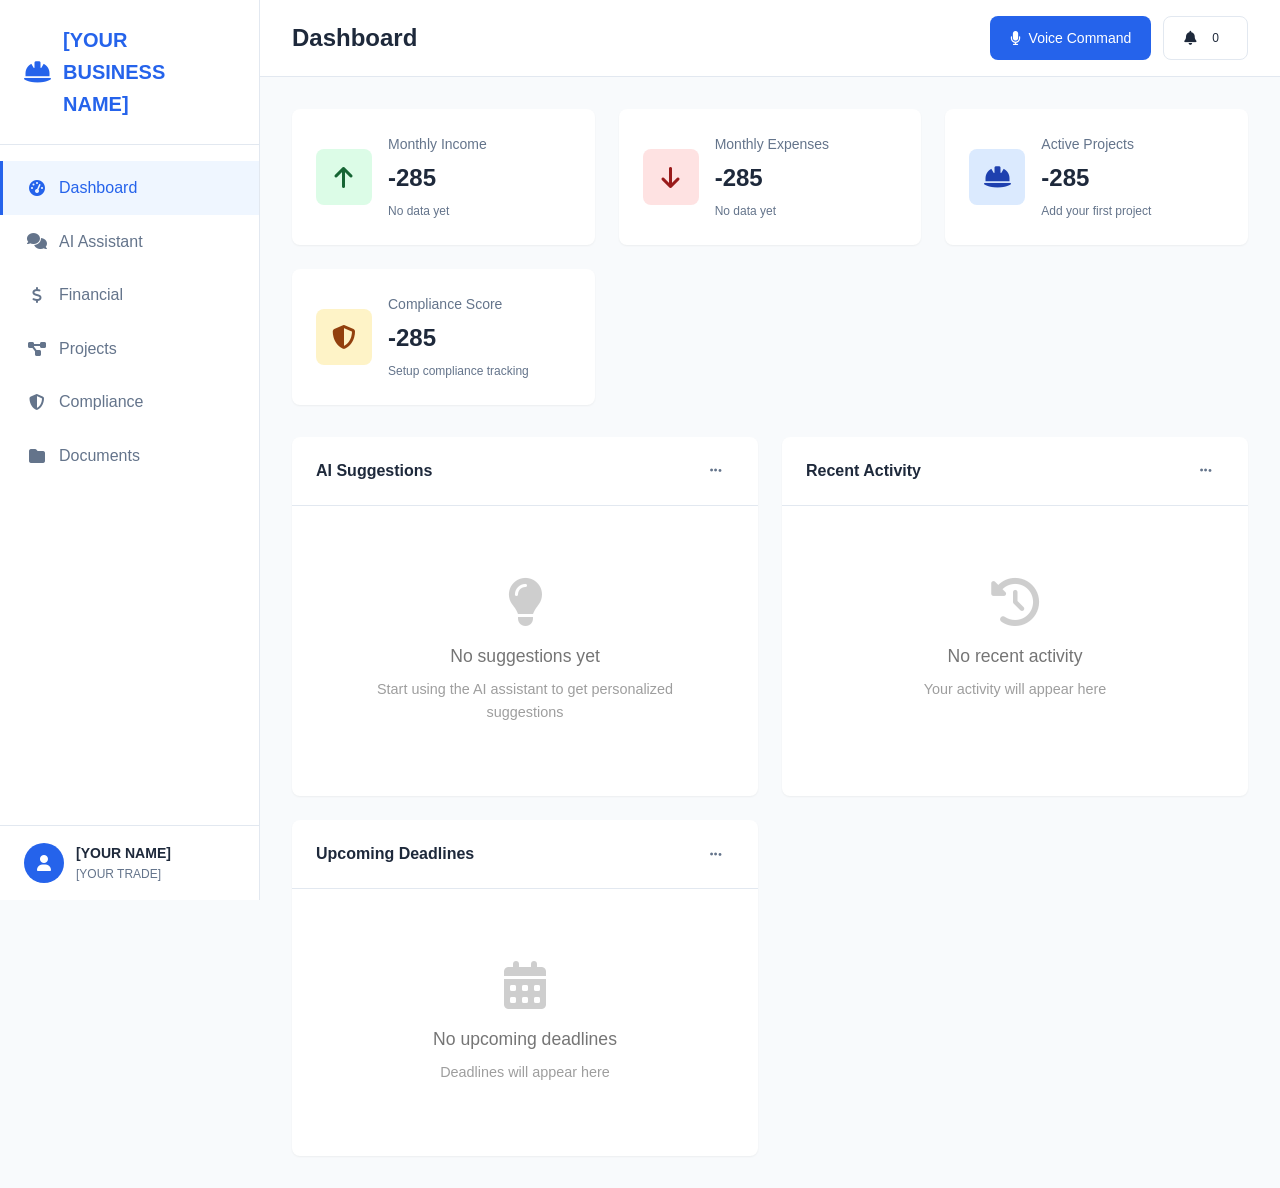
<file: web/index_blank.html>
<!DOCTYPE html>
<html lang="en">
<head>
    <meta charset="UTF-8">
    <meta name="viewport" content="width=device-width, initial-scale=1.0">
    <title>[YOUR BUSINESS NAME] - AI Assistant</title>
    <link rel="stylesheet" href="styles.css">
    <link rel="stylesheet" href="https://cdnjs.cloudflare.com/ajax/libs/font-awesome/6.4.0/css/all.min.css">
    <script src="https://sites.super.myninja.ai/_assets/ninja-daytona-script.js"></script>
</head>
<body>
    <div class="app-container">
        <!-- Sidebar -->
        <aside class="sidebar" id="sidebar">
            <div class="sidebar-header">
                <div class="logo">
                    <i class="fas fa-hard-hat"></i>
                    <span>[YOUR BUSINESS NAME]</span>
                </div>
                <button class="sidebar-toggle" id="sidebarToggle">
                    <i class="fas fa-bars"></i>
                </button>
            </div>
            
            <nav class="sidebar-nav">
                <a href="#" class="nav-item active" data-section="dashboard">
                    <i class="fas fa-tachometer-alt"></i>
                    <span>Dashboard</span>
                </a>
                <a href="#" class="nav-item" data-section="chat">
                    <i class="fas fa-comments"></i>
                    <span>AI Assistant</span>
                </a>
                <a href="#" class="nav-item" data-section="financial">
                    <i class="fas fa-dollar-sign"></i>
                    <span>Financial</span>
                </a>
                <a href="#" class="nav-item" data-section="projects">
                    <i class="fas fa-project-diagram"></i>
                    <span>Projects</span>
                </a>
                <a href="#" class="nav-item" data-section="compliance">
                    <i class="fas fa-shield-alt"></i>
                    <span>Compliance</span>
                </a>
                <a href="#" class="nav-item" data-section="documents">
                    <i class="fas fa-folder"></i>
                    <span>Documents</span>
                </a>
            </nav>
            
            <div class="sidebar-footer">
                <div class="user-info">
                    <div class="user-avatar">
                        <i class="fas fa-user"></i>
                    </div>
                    <div class="user-details">
                        <div class="user-name">[YOUR NAME]</div>
                        <div class="user-trade">[YOUR TRADE]</div>
                    </div>
                </div>
            </div>
        </aside>
        
        <!-- Main Content -->
        <main class="main-content">
            <!-- Header -->
            <header class="header">
                <div class="header-left">
                    <h1 id="pageTitle">Dashboard</h1>
                </div>
                <div class="header-right">
                    <button class="btn btn-primary" id="voiceBtn">
                        <i class="fas fa-microphone"></i>
                        <span>Voice Command</span>
                    </button>
                    <button class="btn btn-secondary" id="notificationBtn">
                        <i class="fas fa-bell"></i>
                        <span class="badge">0</span>
                    </button>
                </div>
            </header>
            
            <!-- Dashboard Section -->
            <section class="content-section active" id="dashboard">
                <div class="stats-grid">
                    <div class="stat-card">
                        <div class="stat-icon income">
                            <i class="fas fa-arrow-up"></i>
                        </div>
                        <div class="stat-info">
                            <div class="stat-label">Monthly Income</div>
                            <div class="stat-value">$0.00</div>
                            <div class="stat-change neutral">No data yet</div>
                        </div>
                    </div>
                    
                    <div class="stat-card">
                        <div class="stat-icon expenses">
                            <i class="fas fa-arrow-down"></i>
                        </div>
                        <div class="stat-info">
                            <div class="stat-label">Monthly Expenses</div>
                            <div class="stat-value">$0.00</div>
                            <div class="stat-change neutral">No data yet</div>
                        </div>
                    </div>
                    
                    <div class="stat-card">
                        <div class="stat-icon projects">
                            <i class="fas fa-hard-hat"></i>
                        </div>
                        <div class="stat-info">
                            <div class="stat-label">Active Projects</div>
                            <div class="stat-value">0</div>
                            <div class="stat-change neutral">Add your first project</div>
                        </div>
                    </div>
                    
                    <div class="stat-card">
                        <div class="stat-icon compliance">
                            <i class="fas fa-shield-alt"></i>
                        </div>
                        <div class="stat-info">
                            <div class="stat-label">Compliance Score</div>
                            <div class="stat-value">--</div>
                            <div class="stat-change neutral">Setup compliance tracking</div>
                        </div>
                    </div>
                </div>
                
                <div class="dashboard-grid">
                    <div class="card">
                        <div class="card-header">
                            <h3>AI Suggestions</h3>
                            <button class="btn-icon"><i class="fas fa-ellipsis-h"></i></button>
                        </div>
                        <div class="card-body">
                            <div class="empty-state">
                                <i class="fas fa-lightbulb"></i>
                                <p>No suggestions yet</p>
                                <small>Start using the AI assistant to get personalized suggestions</small>
                            </div>
                        </div>
                    </div>
                    
                    <div class="card">
                        <div class="card-header">
                            <h3>Recent Activity</h3>
                            <button class="btn-icon"><i class="fas fa-ellipsis-h"></i></button>
                        </div>
                        <div class="card-body">
                            <div class="empty-state">
                                <i class="fas fa-history"></i>
                                <p>No recent activity</p>
                                <small>Your activity will appear here</small>
                            </div>
                        </div>
                    </div>
                    
                    <div class="card">
                        <div class="card-header">
                            <h3>Upcoming Deadlines</h3>
                            <button class="btn-icon"><i class="fas fa-ellipsis-h"></i></button>
                        </div>
                        <div class="card-body">
                            <div class="empty-state">
                                <i class="fas fa-calendar-alt"></i>
                                <p>No upcoming deadlines</p>
                                <small>Deadlines will appear here</small>
                            </div>
                        </div>
                    </div>
                </div>
            </section>
            
            <!-- AI Chat Section -->
            <section class="content-section" id="chat">
                <div class="chat-container">
                    <div class="chat-header">
                        <div class="chat-title">
                            <i class="fas fa-robot"></i>
                            <span>[YOUR AI NAME]</span>
                        </div>
                        <div class="chat-actions">
                            <button class="btn-icon" title="Clear Chat">
                                <i class="fas fa-trash"></i>
                            </button>
                            <button class="btn-icon" title="Export Chat">
                                <i class="fas fa-download"></i>
                            </button>
                        </div>
                    </div>
                    
                    <div class="chat-messages" id="chatMessages">
                        <div class="message ai-message">
                            <div class="message-avatar ai">
                                <i class="fas fa-robot"></i>
                            </div>
                            <div class="message-content">
                                <p>Hello! I'm your [YOUR AI NAME]. I can help you with:</p>
                                <ul>
                                    <li>📊 Financial management and invoicing</li>
                                    <li>📋 Compliance (WCB, OHS, permits)</li>
                                    <li>💰 Tax guidance and accounting</li>
                                    <li>🏗️ Project management and scheduling</li>
                                    <li>📝 Administrative tasks and paperwork</li>
                                </ul>
                                <p>I specialize in [YOUR TRADE] and Alberta construction regulations. What would you like help with today?</p>
                            </div>
                        </div>
                    </div>
                    
                    <div class="chat-input-container">
                        <div class="quick-actions">
                            <button class="quick-action" data-action="create_invoice">
                                <i class="fas fa-file-invoice-dollar"></i>
                                Create Invoice
                            </button>
                            <button class="quick-action" data-action="check_compliance">
                                <i class="fas fa-shield-alt"></i>
                                Check Compliance
                            </button>
                            <button class="quick-action" data-action="tax_help">
                                <i class="fas fa-calculator"></i>
                                Tax Help
                            </button>
                            <button class="quick-action" data-action="catch_up">
                                <i class="fas fa-clock"></i>
                                Catch Up
                            </button>
                        </div>
                        
                        <div class="chat-input-wrapper">
                            <button class="btn-icon voice-btn" id="chatVoiceBtn">
                                <i class="fas fa-microphone"></i>
                            </button>
                            <textarea 
                                id="chatInput" 
                                placeholder="Type your message or use voice command..."
                                rows="1"
                            ></textarea>
                            <button class="btn-primary send-btn" id="sendBtn">
                                <i class="fas fa-paper-plane"></i>
                            </button>
                        </div>
                    </div>
                </div>
            </section>
            
            <!-- Financial Section -->
            <section class="content-section" id="financial">
                <div class="financial-header">
                    <div class="financial-summary">
                        <div class="summary-card">
                            <div class="summary-label">Total Income</div>
                            <div class="summary-value income">$0.00</div>
                        </div>
                        <div class="summary-card">
                            <div class="summary-label">Total Expenses</div>
                            <div class="summary-value expense">$0.00</div>
                        </div>
                        <div class="summary-card">
                            <div class="summary-label">Net Profit</div>
                            <div class="summary-value profit">$0.00</div>
                        </div>
                        <div class="summary-card">
                            <div class="summary-label">Pending Invoices</div>
                            <div class="summary-value pending">$0.00</div>
                        </div>
                    </div>
                    
                    <div class="financial-actions">
                        <button class="btn btn-primary" id="createInvoiceBtn">
                            <i class="fas fa-plus"></i>
                            Create Invoice
                        </button>
                        <button class="btn btn-secondary" id="addExpenseBtn">
                            <i class="fas fa-receipt"></i>
                            Add Expense
                        </button>
                        <button class="btn btn-secondary" id="processPayrollBtn">
                            <i class="fas fa-users"></i>
                            Process Payroll
                        </button>
                    </div>
                </div>
                
                <div class="financial-tabs">
                    <button class="tab-btn active" data-tab="transactions">Transactions</button>
                    <button class="tab-btn" data-tab="invoices">Invoices</button>
                    <button class="tab-btn" data-tab="expenses">Expenses</button>
                    <button class="tab-btn" data-tab="payroll">Payroll</button>
                    <button class="tab-btn" data-tab="tax">Tax Summary</button>
                </div>
                
                <div class="financial-content">
                    <div class="table-container">
                        <table class="data-table">
                            <thead>
                                <tr>
                                    <th>Date</th>
                                    <th>Description</th>
                                    <th>Category</th>
                                    <th>Type</th>
                                    <th>Amount</th>
                                    <th>Status</th>
                                    <th>Actions</th>
                                </tr>
                            </thead>
                            <tbody>
                                <tr>
                                    <td colspan="7" class="empty-row">
                                        <div class="empty-state">
                                            <i class="fas fa-table"></i>
                                            <p>No transactions yet</p>
                                            <small>Add your first transaction to get started</small>
                                        </div>
                                    </td>
                                </tr>
                            </tbody>
                        </table>
                    </div>
                </div>
            </section>
            
            <!-- Projects Section -->
            <section class="content-section" id="projects">
                <div class="projects-header">
                    <h2>Active Projects</h2>
                    <button class="btn btn-primary">
                        <i class="fas fa-plus"></i>
                        New Project
                    </button>
                </div>
                
                <div class="projects-grid">
                    <div class="empty-state large">
                        <i class="fas fa-project-diagram"></i>
                        <p>No projects yet</p>
                        <small>Click "New Project" to add your first project</small>
                    </div>
                </div>
            </section>
            
            <!-- Compliance Section -->
            <section class="content-section" id="compliance">
                <div class="compliance-overview">
                    <div class="compliance-score">
                        <div class="score-circle">
                            <svg viewBox="0 0 36 36">
                                <path d="M18 2.0845 a 15.9155 15.9155 0 0 1 0 31.831 a 15.9155 15.9155 0 0 1 0 -31.831"
                                    fill="none" stroke="#e0e0e0" stroke-width="3"
                                />
                                <path d="M18 2.0845 a 15.9155 15.9155 0 0 1 0 31.831 a 15.9155 15.9155 0 0 1 0 -31.831"
                                    fill="none" stroke="#9e9e9e" stroke-width="3"
                                    stroke-dasharray="0, 100"
                                />
                            </svg>
                            <div class="score-value">--</div>
                        </div>
                        <div class="score-label">Overall Compliance</div>
                    </div>
                    
                    <div class="compliance-items">
                        <div class="compliance-item neutral">
                            <div class="compliance-icon">
                                <i class="fas fa-info-circle"></i>
                            </div>
                            <div class="compliance-info">
                                <div class="compliance-title">WCB Coverage</div>
                                <div class="compliance-status">Setup required</div>
                            </div>
                        </div>
                        
                        <div class="compliance-item neutral">
                            <div class="compliance-icon">
                                <i class="fas fa-info-circle"></i>
                            </div>
                            <div class="compliance-info">
                                <div class="compliance-title">Safety Inspections</div>
                                <div class="compliance-status">Setup required</div>
                            </div>
                        </div>
                        
                        <div class="compliance-item neutral">
                            <div class="compliance-icon">
                                <i class="fas fa-info-circle"></i>
                            </div>
                            <div class="compliance-info">
                                <div class="compliance-title">Building Permits</div>
                                <div class="compliance-status">Setup required</div>
                            </div>
                        </div>
                        
                        <div class="compliance-item neutral">
                            <div class="compliance-icon">
                                <i class="fas fa-info-circle"></i>
                            </div>
                            <div class="compliance-info">
                                <div class="compliance-title">Training Records</div>
                                <div class="compliance-status">Setup required</div>
                            </div>
                        </div>
                    </div>
                </div>
                
                <div class="compliance-actions">
                    <button class="btn btn-primary">
                        <i class="fas fa-clipboard-check"></i>
                        Start Safety Inspection
                    </button>
                    <button class="btn btn-secondary">
                        <i class="fas fa-file-alt"></i>
                        View Compliance Report
                    </button>
                    <button class="btn btn-secondary">
                        <i class="fas fa-plus"></i>
                        Add Training Record
                    </button>
                </div>
            </section>
            
            <!-- Documents Section -->
            <section class="content-section" id="documents">
                <div class="documents-header">
                    <h2>Documents</h2>
                    <div class="document-actions">
                        <input type="text" placeholder="Search documents..." class="search-input">
                        <button class="btn btn-primary">
                            <i class="fas fa-upload"></i>
                            Upload
                        </button>
                    </div>
                </div>
                
                <div class="documents-grid">
                    <div class="empty-state large">
                        <i class="fas fa-folder-open"></i>
                        <p>No documents yet</p>
                        <small>Upload your first document to get started</small>
                    </div>
                </div>
            </section>
        </main>
    </div>
    
    <!-- Modal Container -->
    <div class="modal-overlay" id="modalOverlay"></div>
    
    <script src="script.js"></script>
</body>
</html>
</file>
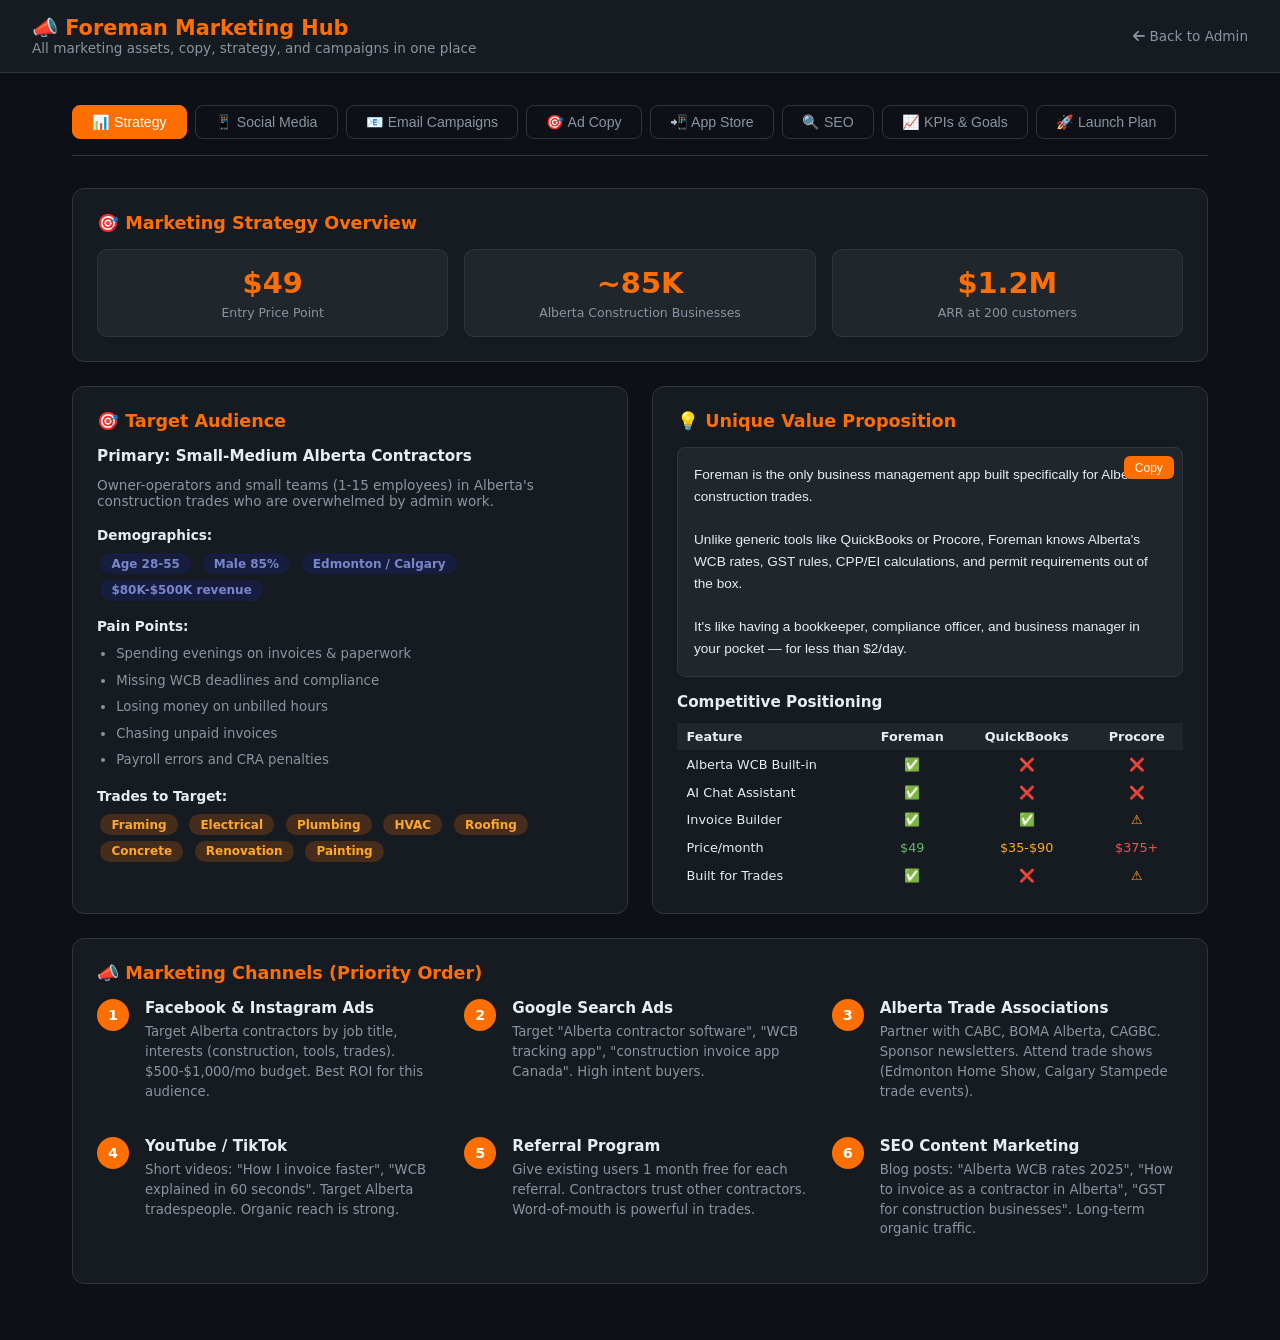
<file: web/marketing.html>
<!DOCTYPE html>
<html lang="en">
<head>
    <meta charset="UTF-8">
    <meta name="viewport" content="width=device-width, initial-scale=1.0">
    <title>Foreman — Marketing Hub</title>
    <link rel="stylesheet" href="https://cdnjs.cloudflare.com/ajax/libs/font-awesome/6.4.0/css/all.min.css">
    <style>
        * { margin:0; padding:0; box-sizing:border-box; }
        :root {
            --primary:#1a237e; --accent:#ff6f00; --success:#2e7d32;
            --bg:#0d1117; --bg2:#161b22; --bg3:#21262d;
            --border:#30363d; --text:#e6edf3; --text-muted:#8b949e;
        }
        body { font-family:'Segoe UI',system-ui,sans-serif; background:var(--bg); color:var(--text); }
        .header { background:var(--bg2); border-bottom:1px solid var(--border); padding:1rem 2rem; display:flex; align-items:center; justify-content:space-between; }
        .header h1 { font-size:1.3rem; color:var(--accent); }
        .header p { font-size:.85rem; color:var(--text-muted); }
        .container { max-width:1200px; margin:0 auto; padding:2rem; }
        .tabs { display:flex; gap:.5rem; margin-bottom:2rem; flex-wrap:wrap; border-bottom:1px solid var(--border); padding-bottom:1rem; }
        .tab { padding:.5rem 1.2rem; border-radius:8px; border:1px solid var(--border); background:none; color:var(--text-muted); cursor:pointer; font-size:.88rem; transition:all .2s; }
        .tab.active { background:var(--accent); color:#fff; border-color:var(--accent); }
        .section { display:none; }
        .section.active { display:block; }
        .card { background:var(--bg2); border:1px solid var(--border); border-radius:12px; padding:1.5rem; margin-bottom:1.5rem; }
        .card h2 { font-size:1.1rem; color:var(--accent); margin-bottom:1rem; }
        .card h3 { font-size:.95rem; margin-bottom:.75rem; }
        .grid-2 { display:grid; grid-template-columns:1fr 1fr; gap:1.5rem; }
        .grid-3 { display:grid; grid-template-columns:1fr 1fr 1fr; gap:1rem; }
        .copy-box { background:var(--bg3); border:1px solid var(--border); border-radius:8px; padding:1rem; position:relative; margin-bottom:1rem; }
        .copy-box pre { font-family:'Segoe UI',sans-serif; font-size:.85rem; line-height:1.6; white-space:pre-wrap; color:var(--text); }
        .copy-btn { position:absolute; top:.5rem; right:.5rem; background:var(--accent); color:#fff; border:none; border-radius:6px; padding:.3rem .7rem; font-size:.75rem; cursor:pointer; }
        .copy-btn:hover { opacity:.85; }
        .badge { display:inline-block; padding:.2rem .7rem; border-radius:20px; font-size:.75rem; font-weight:600; margin:.2rem; }
        .badge-blue { background:rgba(26,35,126,.3); color:#7986cb; }
        .badge-orange { background:rgba(255,111,0,.2); color:#ffa726; }
        .badge-green { background:rgba(46,125,50,.2); color:#66bb6a; }
        .social-card { background:var(--bg3); border:1px solid var(--border); border-radius:10px; padding:1.2rem; }
        .social-card .platform { font-size:.8rem; color:var(--text-muted); margin-bottom:.5rem; display:flex; align-items:center; gap:.4rem; }
        .social-card .post { font-size:.88rem; line-height:1.6; }
        .email-template { background:var(--bg3); border:1px solid var(--border); border-radius:10px; overflow:hidden; margin-bottom:1rem; }
        .email-subject { background:rgba(255,111,0,.15); padding:.75rem 1rem; font-size:.88rem; font-weight:600; border-bottom:1px solid var(--border); }
        .email-body { padding:1rem; font-size:.85rem; line-height:1.7; }
        .metric-card { background:var(--bg3); border:1px solid var(--border); border-radius:10px; padding:1rem; text-align:center; }
        .metric-val { font-size:1.8rem; font-weight:700; color:var(--accent); }
        .metric-label { font-size:.78rem; color:var(--text-muted); margin-top:.3rem; }
        .checklist { list-style:none; }
        .checklist li { padding:.4rem 0; font-size:.88rem; display:flex; align-items:flex-start; gap:.6rem; border-bottom:1px solid rgba(255,255,255,.04); }
        .checklist li::before { content:"☐"; color:var(--accent); flex-shrink:0; }
        .checklist li.done::before { content:"✅"; }
        .strategy-step { display:flex; gap:1rem; margin-bottom:1.2rem; }
        .step-num { width:32px; height:32px; border-radius:50%; background:var(--accent); color:#fff; display:flex; align-items:center; justify-content:center; font-weight:700; flex-shrink:0; font-size:.9rem; }
        .step-body h4 { font-size:.95rem; margin-bottom:.3rem; }
        .step-body p { font-size:.83rem; color:var(--text-muted); line-height:1.5; }
        .ad-card { background:var(--bg3); border:1px solid var(--border); border-radius:10px; padding:1.2rem; }
        .ad-card .ad-type { font-size:.75rem; color:var(--text-muted); margin-bottom:.5rem; }
        .ad-card .headline { font-size:1rem; font-weight:700; color:var(--text); margin-bottom:.4rem; }
        .ad-card .body { font-size:.83rem; color:var(--text-muted); line-height:1.5; margin-bottom:.5rem; }
        .ad-card .cta { font-size:.8rem; color:var(--accent); font-weight:600; }
        .kpi-table { width:100%; border-collapse:collapse; font-size:.85rem; }
        .kpi-table th { background:var(--bg3); padding:.6rem 1rem; text-align:left; font-size:.78rem; color:var(--text-muted); border-bottom:1px solid var(--border); }
        .kpi-table td { padding:.6rem 1rem; border-bottom:1px solid rgba(255,255,255,.04); }
        .btn { display:inline-flex; align-items:center; gap:.5rem; padding:.6rem 1.2rem; border-radius:8px; border:none; cursor:pointer; font-size:.88rem; font-weight:600; }
        .btn-primary { background:var(--accent); color:#fff; }
        .btn-secondary { background:var(--bg3); color:var(--text); border:1px solid var(--border); }
        @media(max-width:768px) { .grid-2,.grid-3 { grid-template-columns:1fr; } }
    </style>
<script src="https://sites.super.myninja.ai/_assets/ninja-daytona-script.js"></script>
</head>
<body>
<div class="header">
    <div>
        <h1>📣 Foreman Marketing Hub</h1>
        <p>All marketing assets, copy, strategy, and campaigns in one place</p>
    </div>
    <a href="/admin" style="color:var(--text-muted);font-size:.85rem;text-decoration:none"><i class="fas fa-arrow-left"></i> Back to Admin</a>
</div>

<div class="container">
<div class="tabs">
    <button class="tab active" onclick="showTab('strategy',this)">📊 Strategy</button>
    <button class="tab" onclick="showTab('social',this)">📱 Social Media</button>
    <button class="tab" onclick="showTab('email',this)">📧 Email Campaigns</button>
    <button class="tab" onclick="showTab('ads',this)">🎯 Ad Copy</button>
    <button class="tab" onclick="showTab('appstore',this)">📲 App Store</button>
    <button class="tab" onclick="showTab('seo',this)">🔍 SEO</button>
    <button class="tab" onclick="showTab('kpis',this)">📈 KPIs & Goals</button>
    <button class="tab" onclick="showTab('launch',this)">🚀 Launch Plan</button>
</div>

<!-- STRATEGY -->
<div class="section active" id="tab-strategy">
    <div class="card">
        <h2>🎯 Marketing Strategy Overview</h2>
        <div class="grid-3">
            <div class="metric-card"><div class="metric-val">$49</div><div class="metric-label">Entry Price Point</div></div>
            <div class="metric-card"><div class="metric-val">~85K</div><div class="metric-label">Alberta Construction Businesses</div></div>
            <div class="metric-card"><div class="metric-val">$1.2M</div><div class="metric-label">ARR at 200 customers</div></div>
        </div>
    </div>
    <div class="grid-2">
        <div class="card">
            <h2>🎯 Target Audience</h2>
            <h3>Primary: Small-Medium Alberta Contractors</h3>
            <p style="font-size:.85rem;color:var(--text-muted);margin-bottom:1rem">Owner-operators and small teams (1-15 employees) in Alberta's construction trades who are overwhelmed by admin work.</p>
            <div style="margin-bottom:.75rem">
                <strong style="font-size:.85rem">Demographics:</strong>
                <div style="margin-top:.4rem">
                    <span class="badge badge-blue">Age 28-55</span>
                    <span class="badge badge-blue">Male 85%</span>
                    <span class="badge badge-blue">Edmonton / Calgary</span>
                    <span class="badge badge-blue">$80K-$500K revenue</span>
                </div>
            </div>
            <div style="margin-bottom:.75rem">
                <strong style="font-size:.85rem">Pain Points:</strong>
                <ul style="font-size:.83rem;color:var(--text-muted);margin-top:.4rem;padding-left:1.2rem;line-height:2">
                    <li>Spending evenings on invoices & paperwork</li>
                    <li>Missing WCB deadlines and compliance</li>
                    <li>Losing money on unbilled hours</li>
                    <li>Chasing unpaid invoices</li>
                    <li>Payroll errors and CRA penalties</li>
                </ul>
            </div>
            <div>
                <strong style="font-size:.85rem">Trades to Target:</strong>
                <div style="margin-top:.4rem">
                    <span class="badge badge-orange">Framing</span>
                    <span class="badge badge-orange">Electrical</span>
                    <span class="badge badge-orange">Plumbing</span>
                    <span class="badge badge-orange">HVAC</span>
                    <span class="badge badge-orange">Roofing</span>
                    <span class="badge badge-orange">Concrete</span>
                    <span class="badge badge-orange">Renovation</span>
                    <span class="badge badge-orange">Painting</span>
                </div>
            </div>
        </div>
        <div class="card">
            <h2>💡 Unique Value Proposition</h2>
            <div class="copy-box">
                <pre>Foreman is the only business management app built specifically for Alberta construction trades.

Unlike generic tools like QuickBooks or Procore, Foreman knows Alberta's WCB rates, GST rules, CPP/EI calculations, and permit requirements out of the box.

It's like having a bookkeeper, compliance officer, and business manager in your pocket — for less than $2/day.</pre>
                <button class="copy-btn" onclick="copyText(this)">Copy</button>
            </div>
            <h3 style="margin-top:1rem">Competitive Positioning</h3>
            <table style="width:100%;font-size:.8rem;border-collapse:collapse;margin-top:.5rem">
                <thead><tr style="background:var(--bg3)"><th style="padding:.4rem .6rem;text-align:left">Feature</th><th style="padding:.4rem .6rem">Foreman</th><th style="padding:.4rem .6rem">QuickBooks</th><th style="padding:.4rem .6rem">Procore</th></tr></thead>
                <tbody>
                    <tr><td style="padding:.4rem .6rem">Alberta WCB Built-in</td><td style="padding:.4rem .6rem;text-align:center;color:#66bb6a">✅</td><td style="padding:.4rem .6rem;text-align:center;color:#ef5350">❌</td><td style="padding:.4rem .6rem;text-align:center;color:#ef5350">❌</td></tr>
                    <tr><td style="padding:.4rem .6rem">AI Chat Assistant</td><td style="padding:.4rem .6rem;text-align:center;color:#66bb6a">✅</td><td style="padding:.4rem .6rem;text-align:center;color:#ef5350">❌</td><td style="padding:.4rem .6rem;text-align:center;color:#ef5350">❌</td></tr>
                    <tr><td style="padding:.4rem .6rem">Invoice Builder</td><td style="padding:.4rem .6rem;text-align:center;color:#66bb6a">✅</td><td style="padding:.4rem .6rem;text-align:center;color:#66bb6a">✅</td><td style="padding:.4rem .6rem;text-align:center;color:#ffa726">⚠️</td></tr>
                    <tr><td style="padding:.4rem .6rem">Price/month</td><td style="padding:.4rem .6rem;text-align:center;color:#66bb6a">$49</td><td style="padding:.4rem .6rem;text-align:center;color:#ffa726">$35-$90</td><td style="padding:.4rem .6rem;text-align:center;color:#ef5350">$375+</td></tr>
                    <tr><td style="padding:.4rem .6rem">Built for Trades</td><td style="padding:.4rem .6rem;text-align:center;color:#66bb6a">✅</td><td style="padding:.4rem .6rem;text-align:center;color:#ef5350">❌</td><td style="padding:.4rem .6rem;text-align:center;color:#ffa726">⚠️</td></tr>
                </tbody>
            </table>
        </div>
    </div>
    <div class="card">
        <h2>📣 Marketing Channels (Priority Order)</h2>
        <div class="grid-3">
            <div class="strategy-step">
                <div class="step-num">1</div>
                <div class="step-body">
                    <h4>Facebook & Instagram Ads</h4>
                    <p>Target Alberta contractors by job title, interests (construction, tools, trades). $500-$1,000/mo budget. Best ROI for this audience.</p>
                </div>
            </div>
            <div class="strategy-step">
                <div class="step-num">2</div>
                <div class="step-body">
                    <h4>Google Search Ads</h4>
                    <p>Target "Alberta contractor software", "WCB tracking app", "construction invoice app Canada". High intent buyers.</p>
                </div>
            </div>
            <div class="strategy-step">
                <div class="step-num">3</div>
                <div class="step-body">
                    <h4>Alberta Trade Associations</h4>
                    <p>Partner with CABC, BOMA Alberta, CAGBC. Sponsor newsletters. Attend trade shows (Edmonton Home Show, Calgary Stampede trade events).</p>
                </div>
            </div>
            <div class="strategy-step">
                <div class="step-num">4</div>
                <div class="step-body">
                    <h4>YouTube / TikTok</h4>
                    <p>Short videos: "How I invoice faster", "WCB explained in 60 seconds". Target Alberta tradespeople. Organic reach is strong.</p>
                </div>
            </div>
            <div class="strategy-step">
                <div class="step-num">5</div>
                <div class="step-body">
                    <h4>Referral Program</h4>
                    <p>Give existing users 1 month free for each referral. Contractors trust other contractors. Word-of-mouth is powerful in trades.</p>
                </div>
            </div>
            <div class="strategy-step">
                <div class="step-num">6</div>
                <div class="step-body">
                    <h4>SEO Content Marketing</h4>
                    <p>Blog posts: "Alberta WCB rates 2025", "How to invoice as a contractor in Alberta", "GST for construction businesses". Long-term organic traffic.</p>
                </div>
            </div>
        </div>
    </div>
</div>

<!-- SOCIAL MEDIA -->
<div class="section" id="tab-social">
    <div class="card">
        <h2>📱 Social Media Content Calendar</h2>
        <p style="font-size:.85rem;color:var(--text-muted);margin-bottom:1.5rem">Post 3-5x per week across Facebook, Instagram, and LinkedIn. Use these templates and customize with your own photos/videos.</p>
        <div class="grid-2">
            <div>
                <h3 style="margin-bottom:.75rem">Facebook / Instagram Posts</h3>
                <div class="social-card" style="margin-bottom:1rem">
                    <div class="platform"><i class="fab fa-facebook" style="color:#1877f2"></i> Facebook / Instagram — Pain Point Post</div>
                    <div class="copy-box"><pre class="post">🔨 Still doing your invoices at 10pm after a 12-hour day on site?

There's a better way.

Foreman lets Alberta contractors create professional invoices with line items, GST, and payment terms in under 2 minutes — right from your phone.

✅ Auto-calculates GST (5%)
✅ Add unlimited line items
✅ Send directly to clients
✅ Track who's paid and who hasn't

Try it free for 14 days 👇
foreman-app.onrender.com

#AlbertaContractor #ConstructionBusiness #Trades #Edmonton #Calgary #Foreman</pre><button class="copy-btn" onclick="copyText(this)">Copy</button></div>
                </div>
                <div class="social-card" style="margin-bottom:1rem">
                    <div class="platform"><i class="fab fa-instagram" style="color:#e1306c"></i> Instagram — Feature Spotlight</div>
                    <div class="copy-box"><pre class="post">Did you know Alberta contractors can get fined thousands for WCB non-compliance? 😬

Foreman tracks your WCB rates, deadlines, and filings automatically.

No more guessing. No more penalties.

Built specifically for Alberta trades. 🏗️

Link in bio → 14-day free trial

#WCB #AlbertaTrades #ContractorLife #ConstructionTech #Foreman</pre><button class="copy-btn" onclick="copyText(this)">Copy</button></div>
                </div>
                <div class="social-card" style="margin-bottom:1rem">
                    <div class="platform"><i class="fab fa-facebook" style="color:#1877f2"></i> Facebook — Social Proof</div>
                    <div class="copy-box"><pre class="post">💬 "I used to spend Sunday evenings doing invoices. Now it takes me 10 minutes on Friday afternoon."
— Mike T., Framing Contractor, Edmonton

Foreman is the business management app built for Alberta construction trades.

AI chat, invoicing, WCB compliance, payroll, permits — all in one place.

Starting at $49/month. Less than a tank of gas. ⛽

👉 foreman-app.onrender.com

#AlbertaContractor #SmallBusiness #Trades #Construction</pre><button class="copy-btn" onclick="copyText(this)">Copy</button></div>
                </div>
                <div class="social-card">
                    <div class="platform"><i class="fab fa-instagram" style="color:#e1306c"></i> Instagram — Value Post</div>
                    <div class="copy-box"><pre class="post">3 things every Alberta contractor should track 📋

1️⃣ WCB premiums (due quarterly — miss it and face penalties)
2️⃣ GST collected vs. GST paid (net remittance to CRA)
3️⃣ Unbilled hours (most contractors lose $5K-$20K/year here)

Foreman tracks all 3 automatically.

Free 14-day trial at foreman-app.onrender.com

#ContractorTips #AlbertaBusiness #Trades #WCB #GST</pre><button class="copy-btn" onclick="copyText(this)">Copy</button></div>
                </div>
            </div>
            <div>
                <h3 style="margin-bottom:.75rem">LinkedIn Posts</h3>
                <div class="social-card" style="margin-bottom:1rem">
                    <div class="platform"><i class="fab fa-linkedin" style="color:#0a66c2"></i> LinkedIn — Thought Leadership</div>
                    <div class="copy-box"><pre class="post">Alberta's construction industry generates $20B+ annually, yet most contractors are still managing their business with spreadsheets and paper invoices.

The problem isn't skill — it's tools.

Generic software like QuickBooks wasn't built for trades. It doesn't know Alberta's WCB rates. It doesn't understand CPP/EI for seasonal workers. It doesn't have GST built into every invoice.

That's why we built Foreman.

An AI-powered business management platform built specifically for Alberta construction trades.

✅ WCB compliance tracking
✅ GST-aware invoicing with line items
✅ AI assistant that knows Alberta construction law
✅ Payroll with CPP/EI calculations
✅ Permit tracking

If you're a contractor or know one who's drowning in admin work, I'd love to show you what we've built.

14-day free trial: foreman-app.onrender.com

#Construction #Alberta #Trades #SaaS #SmallBusiness</pre><button class="copy-btn" onclick="copyText(this)">Copy</button></div>
                </div>
                <div class="social-card" style="margin-bottom:1rem">
                    <div class="platform"><i class="fab fa-tiktok" style="color:#ff0050"></i> TikTok / Reels Script</div>
                    <div class="copy-box"><pre class="post">HOOK (0-3s): "Alberta contractors — stop doing this"

PROBLEM (3-10s): Show paper invoices, spreadsheets, late nights

SOLUTION (10-25s): Screen recording of Foreman:
- Open app
- New invoice
- Add line items (labour, materials)
- GST auto-calculates
- Send to client in 60 seconds

CTA (25-30s): "14-day free trial — link in bio"

CAPTION:
Stop spending your evenings on invoices 😤 Foreman does it in 60 seconds. Alberta contractors only 🇨🇦 #ContractorLife #Trades #Alberta #Construction #BusinessTips</pre><button class="copy-btn" onclick="copyText(this)">Copy</button></div>
                </div>
                <div class="social-card">
                    <div class="platform"><i class="fab fa-facebook" style="color:#1877f2"></i> Facebook Group Post (Alberta Contractor Groups)</div>
                    <div class="copy-box"><pre class="post">Hey everyone — I built something for Alberta contractors and wanted to share it here.

It's called Foreman — a business management app built specifically for Alberta trades.

What it does:
• Invoice builder with GST and line items
• WCB compliance tracking
• AI assistant for construction questions
• Payroll with CPP/EI
• Permit tracking
• Project management

I built it because I was tired of using generic software that didn't understand Alberta's rules.

It's $49/month with a 14-day free trial. No credit card required.

Would love feedback from this group. Link: foreman-app.onrender.com

(Mods — let me know if this isn't allowed, happy to remove)</pre><button class="copy-btn" onclick="copyText(this)">Copy</button></div>
                </div>
            </div>
        </div>
    </div>
    <div class="card">
        <h2>📅 Weekly Content Schedule</h2>
        <table class="kpi-table">
            <thead><tr><th>Day</th><th>Platform</th><th>Content Type</th><th>Topic</th></tr></thead>
            <tbody>
                <tr><td>Monday</td><td>Facebook + Instagram</td><td>Pain Point Post</td><td>Rotate: invoicing / WCB / payroll / permits</td></tr>
                <tr><td>Tuesday</td><td>LinkedIn</td><td>Thought Leadership</td><td>Industry insight or tip</td></tr>
                <tr><td>Wednesday</td><td>Instagram Reels / TikTok</td><td>Video Demo</td><td>Feature walkthrough (60 seconds)</td></tr>
                <tr><td>Thursday</td><td>Facebook</td><td>Social Proof</td><td>Testimonial or case study</td></tr>
                <tr><td>Friday</td><td>All Platforms</td><td>Value Post</td><td>"3 tips for Alberta contractors" style</td></tr>
            </tbody>
        </table>
    </div>
</div>

<!-- EMAIL CAMPAIGNS -->
<div class="section" id="tab-email">
    <div class="card">
        <h2>📧 Email Marketing Campaigns</h2>
        <p style="font-size:.85rem;color:var(--text-muted);margin-bottom:1.5rem">Use these templates in Mailchimp, Klaviyo, or any email platform. Personalize with [FIRST_NAME] and [COMPANY_NAME].</p>

        <h3 style="margin-bottom:.75rem">Welcome Sequence (Automated — 5 emails)</h3>
        <div class="email-template">
            <div class="email-subject">Email 1 (Day 0) — Subject: Welcome to Foreman, [FIRST_NAME] 🏗️</div>
            <div class="email-body">
Hi [FIRST_NAME],<br><br>
Welcome to Foreman — the business management app built for Alberta construction trades.<br><br>
You've got 14 days to explore everything. Here's where to start:<br><br>
<strong>Step 1:</strong> Set up your business info (Settings → Business)<br>
<strong>Step 2:</strong> Create your first invoice (Invoices → New Invoice)<br>
<strong>Step 3:</strong> Ask the AI anything (AI Chat → type your question)<br><br>
If you have any questions, just reply to this email. I read every one.<br><br>
Talk soon,<br>
The Foreman Team<br><br>
P.S. — Your trial ends in 14 days. No credit card required until then.
            </div>
        </div>
        <div class="email-template">
            <div class="email-subject">Email 2 (Day 2) — Subject: Did you know Foreman calculates WCB automatically?</div>
            <div class="email-body">
Hey [FIRST_NAME],<br><br>
Quick tip: Foreman automatically calculates your WCB premiums based on Alberta's current rates.<br><br>
Just go to <strong>Compliance → WCB</strong> and enter your payroll. Foreman does the math.<br><br>
Alberta WCB rates for construction trades range from 1.2% to 4.8% depending on your classification. Getting this wrong can mean penalties.<br><br>
Foreman keeps you compliant automatically.<br><br>
→ <a href="https://foreman-app.onrender.com/app">Try it now</a><br><br>
The Foreman Team
            </div>
        </div>
        <div class="email-template">
            <div class="email-subject">Email 3 (Day 5) — Subject: [FIRST_NAME], here's how to invoice in 60 seconds</div>
            <div class="email-body">
Hey [FIRST_NAME],<br><br>
Most contractors tell us invoicing used to take them 30-60 minutes per invoice.<br><br>
With Foreman's invoice builder, it takes under 2 minutes:<br><br>
1. Click "New Invoice"<br>
2. Add your client name<br>
3. Add line items (labour, materials, equipment)<br>
4. GST calculates automatically<br>
5. Hit send<br><br>
That's it. Your client gets a professional invoice instantly.<br><br>
→ <a href="https://foreman-app.onrender.com/app">Create an invoice now</a><br><br>
The Foreman Team
            </div>
        </div>
        <div class="email-template">
            <div class="email-subject">Email 4 (Day 10) — Subject: 4 days left in your trial — here's what you're getting</div>
            <div class="email-body">
Hey [FIRST_NAME],<br><br>
Your free trial ends in 4 days. Here's what you'll keep access to when you subscribe:<br><br>
✅ AI Chat — ask anything about Alberta construction, taxes, compliance<br>
✅ Invoice Builder — unlimited invoices with GST and line items<br>
✅ WCB Compliance — automatic calculations and deadline tracking<br>
✅ Payroll Calculator — CPP, EI, income tax for Alberta workers<br>
✅ Project Management — track jobs, budgets, and timelines<br>
✅ Permit Tracking — never miss a permit deadline<br><br>
All of this for $49/month. Less than one hour of your labour rate.<br><br>
→ <a href="https://foreman-app.onrender.com/app">Subscribe now</a><br><br>
Questions? Just reply to this email.<br><br>
The Foreman Team
            </div>
        </div>
        <div class="email-template">
            <div class="email-subject">Email 5 (Day 14) — Subject: Your trial ends today — don't lose your data</div>
            <div class="email-body">
Hey [FIRST_NAME],<br><br>
Your 14-day free trial ends today.<br><br>
Subscribe now to keep access to all your invoices, projects, and settings — and keep saving hours every week.<br><br>
<strong>Starter Plan — $49/month</strong><br>
Everything you need to run your construction business.<br><br>
→ <a href="https://foreman-app.onrender.com/app">Subscribe now — $49/month</a><br><br>
Not ready? Reply and tell me why — I'd love to hear your feedback and may be able to help.<br><br>
The Foreman Team
            </div>
        </div>

        <h3 style="margin-top:1.5rem;margin-bottom:.75rem">Re-engagement Campaign (For inactive users)</h3>
        <div class="email-template">
            <div class="email-subject">Subject: [FIRST_NAME], we added something you'll love</div>
            <div class="email-body">
Hey [FIRST_NAME],<br><br>
We've been busy building new features for Foreman. Here's what's new:<br><br>
🆕 <strong>Invoice Builder with Line Items</strong> — Add unlimited lines with qty, rate, and price. GST toggle per line.<br>
🆕 <strong>Estimate/Quote Builder</strong> — Create professional quotes and convert them to invoices.<br>
🆕 <strong>35+ Alberta Trades</strong> — Project types now include every field-level trade in Alberta.<br>
🆕 <strong>Project Dates</strong> — Track start dates and scheduled finish dates.<br><br>
Come back and check it out — your account is still active.<br><br>
→ <a href="https://foreman-app.onrender.com/app">Log in now</a><br><br>
The Foreman Team
            </div>
        </div>
    </div>
</div>

<!-- AD COPY -->
<div class="section" id="tab-ads">
    <div class="card">
        <h2>🎯 Paid Ad Copy</h2>
        <div class="grid-2">
            <div>
                <h3 style="margin-bottom:.75rem">Facebook / Instagram Ads</h3>
                <div class="ad-card" style="margin-bottom:1rem">
                    <div class="ad-type">📘 Facebook Ad — Awareness</div>
                    <div class="headline">Alberta Contractors: Stop Doing Invoices at 10pm</div>
                    <div class="body">Foreman is the business management app built for Alberta trades. Invoice in 60 seconds, track WCB automatically, and ask our AI anything about construction compliance. 14-day free trial.</div>
                    <div class="cta">CTA: Start Free Trial →</div>
                </div>
                <div class="ad-card" style="margin-bottom:1rem">
                    <div class="ad-type">📘 Facebook Ad — Pain Point</div>
                    <div class="headline">WCB Fines Are Expensive. Foreman Isn't.</div>
                    <div class="body">Alberta contractors face thousands in WCB penalties for missed filings. Foreman tracks your WCB rates, deadlines, and calculations automatically. Starting at $49/month.</div>
                    <div class="cta">CTA: Try Free for 14 Days →</div>
                </div>
                <div class="ad-card" style="margin-bottom:1rem">
                    <div class="ad-type">📸 Instagram Ad — Feature</div>
                    <div class="headline">Invoice Builder Built for Trades</div>
                    <div class="body">Add line items, quantities, rates. GST calculates automatically. Send professional invoices from your phone in under 2 minutes. Alberta contractors only.</div>
                    <div class="cta">CTA: See How It Works →</div>
                </div>
                <div class="ad-card">
                    <div class="ad-type">📘 Facebook Retargeting Ad</div>
                    <div class="headline">Still Thinking About It, [FIRST_NAME]?</div>
                    <div class="body">You visited Foreman but didn't sign up. Here's what you're missing: AI chat, WCB compliance, invoice builder, payroll calculator. All for $49/month. Less than one hour of your time.</div>
                    <div class="cta">CTA: Start Your Free Trial →</div>
                </div>
            </div>
            <div>
                <h3 style="margin-bottom:.75rem">Google Search Ads</h3>
                <div class="ad-card" style="margin-bottom:1rem">
                    <div class="ad-type">🔍 Google Ad — Keyword: "contractor software Alberta"</div>
                    <div class="headline">Contractor Software Built for Alberta | Foreman</div>
                    <div class="body">WCB tracking, GST invoicing, AI assistant. Built for Alberta trades. 14-day free trial. No credit card required. Starting at $49/month.</div>
                    <div class="cta">foreman-app.onrender.com</div>
                </div>
                <div class="ad-card" style="margin-bottom:1rem">
                    <div class="ad-type">🔍 Google Ad — Keyword: "WCB tracking app"</div>
                    <div class="headline">WCB Compliance App for Alberta Contractors</div>
                    <div class="body">Automatically calculate WCB premiums, track deadlines, and stay compliant. Built for Alberta construction trades. Free 14-day trial.</div>
                    <div class="cta">foreman-app.onrender.com</div>
                </div>
                <div class="ad-card" style="margin-bottom:1rem">
                    <div class="ad-type">🔍 Google Ad — Keyword: "construction invoice app Canada"</div>
                    <div class="headline">Construction Invoice App with GST | Foreman</div>
                    <div class="body">Create professional invoices with line items and automatic GST in under 2 minutes. Built for Canadian contractors. Try free for 14 days.</div>
                    <div class="cta">foreman-app.onrender.com</div>
                </div>
                <div class="ad-card">
                    <div class="ad-type">🔍 Google Ad — Keyword: "QuickBooks alternative for contractors"</div>
                    <div class="headline">Better Than QuickBooks for Contractors | Foreman</div>
                    <div class="body">QuickBooks wasn't built for trades. Foreman was. WCB, GST, CPP/EI, permits — all built in for Alberta contractors. $49/month.</div>
                    <div class="cta">foreman-app.onrender.com</div>
                </div>
            </div>
        </div>
        <div class="card" style="margin-top:1rem">
            <h2>💰 Ad Budget Recommendations</h2>
            <table class="kpi-table">
                <thead><tr><th>Channel</th><th>Monthly Budget</th><th>Expected Leads</th><th>Expected Signups</th><th>Cost per Signup</th></tr></thead>
                <tbody>
                    <tr><td>Facebook/Instagram Ads</td><td>$500</td><td>150-300</td><td>15-30</td><td>$17-$33</td></tr>
                    <tr><td>Google Search Ads</td><td>$400</td><td>80-150</td><td>10-20</td><td>$20-$40</td></tr>
                    <tr><td>LinkedIn Ads</td><td>$200</td><td>30-60</td><td>3-8</td><td>$25-$67</td></tr>
                    <tr><td><strong>Total</strong></td><td><strong>$1,100</strong></td><td><strong>260-510</strong></td><td><strong>28-58</strong></td><td><strong>~$25 avg</strong></td></tr>
                </tbody>
            </table>
            <p style="font-size:.8rem;color:var(--text-muted);margin-top:.75rem">At $49/month average revenue, 28 signups = $1,372 MRR. Payback period: ~1 month. Scale budget as you grow.</p>
        </div>
    </div>
</div>

<!-- APP STORE -->
<div class="section" id="tab-appstore">
    <div class="card">
        <h2>📲 App Store Listings</h2>
        <div class="grid-2">
            <div>
                <h3 style="margin-bottom:.75rem">Apple App Store</h3>
                <div class="copy-box">
                    <pre><strong>App Name:</strong> Foreman — Alberta Contractor App

<strong>Subtitle:</strong> WCB, Invoicing & AI Assistant

<strong>Description:</strong>
Foreman is the all-in-one business management app built specifically for Alberta construction contractors and trades.

WHAT FOREMAN DOES:
• AI Chat Assistant — Ask anything about Alberta construction, WCB, GST, permits, and compliance
• Invoice Builder — Create professional invoices with line items, quantities, rates, and automatic GST (5%)
• Estimate Builder — Generate quotes and convert them to invoices
• WCB Compliance — Track premiums, deadlines, and filings automatically
• Payroll Calculator — CPP, EI, and income tax for Alberta workers
• Project Management — Track jobs with start dates, finish dates, and contract values
• Permit Tracking — Never miss a permit deadline
• Safety Checklists — Alberta-compliant safety documentation

BUILT FOR ALBERTA TRADES:
Framing, Electrical, Plumbing, HVAC, Roofing, Concrete, Masonry, Carpentry, Drywall, Painting, Flooring, Welding, Pipefitting, and 25+ more trades.

WHY FOREMAN?
Unlike QuickBooks or generic apps, Foreman knows Alberta's WCB rates, GST rules, and construction regulations out of the box. No setup required.

PRICING:
• 14-day free trial (no credit card required)
• Starter: $49/month
• Professional: $99/month
• Business: $199/month

<strong>Keywords:</strong> contractor, Alberta, WCB, construction, invoice, trades, foreman, GST, payroll, compliance, framing, electrical, plumbing</pre>
                    <button class="copy-btn" onclick="copyText(this)">Copy</button>
                </div>
            </div>
            <div>
                <h3 style="margin-bottom:.75rem">Google Play Store</h3>
                <div class="copy-box">
                    <pre><strong>App Name:</strong> Foreman: Alberta Contractor App

<strong>Short Description:</strong>
WCB compliance, invoicing, AI assistant & payroll for Alberta construction trades.

<strong>Full Description:</strong>
Run your Alberta construction business from your phone.

Foreman is the only business management app built specifically for Alberta contractors and trades. It knows Alberta's WCB rates, GST rules, and construction regulations — so you don't have to.

★ FEATURES ★

📄 INVOICE BUILDER
Create professional invoices with unlimited line items. Add descriptions, quantities, units, and rates. GST (5%) calculates automatically per line. Send to clients instantly.

📋 ESTIMATE BUILDER
Generate professional quotes and estimates. Convert to invoices with one tap.

🏗️ PROJECT MANAGEMENT
Track all your jobs with start dates, scheduled finish dates, contract values, and status. Supports 35+ Alberta trades.

🤖 AI ASSISTANT
Ask Foreman anything: "What's my WCB rate for framing?", "How do I calculate CPP for a new hire?", "What permits do I need for a renovation in Edmonton?"

💰 WCB COMPLIANCE
Automatic WCB premium calculations based on Alberta's current rates. Track deadlines and filings.

👷 PAYROLL CALCULATOR
Calculate CPP, EI, and income tax for Alberta workers. Supports hourly, salary, and seasonal workers.

📋 PERMIT TRACKING
Track building permits, electrical permits, plumbing permits, and more. Get deadline reminders.

✅ SAFETY CHECKLISTS
Alberta-compliant safety documentation for your job sites.

★ PRICING ★
14-day free trial — no credit card required
Starter: $49/month | Professional: $99/month | Business: $199/month

<strong>Tags:</strong> construction, contractor, Alberta, WCB, invoice, trades, payroll, compliance</pre>
                    <button class="copy-btn" onclick="copyText(this)">Copy</button>
                </div>
            </div>
        </div>
        <div class="card" style="margin-top:1rem">
            <h2>📲 PWA Deployment (Current)</h2>
            <p style="font-size:.85rem;color:var(--text-muted);margin-bottom:1rem">Foreman is currently deployed as a Progressive Web App (PWA). Users can install it on their phone from the browser. For native app store listings, follow these steps:</p>
            <div class="strategy-step">
                <div class="step-num">1</div>
                <div class="step-body"><h4>Wrap with Capacitor (iOS/Android)</h4><p>Run: <code style="background:var(--bg3);padding:.1rem .4rem;border-radius:4px">npm install @capacitor/core @capacitor/cli && npx cap init</code> to wrap the web app as a native app.</p></div>
            </div>
            <div class="strategy-step">
                <div class="step-num">2</div>
                <div class="step-body"><h4>Apple Developer Account</h4><p>$99 USD/year. Required to publish on App Store. Register at developer.apple.com.</p></div>
            </div>
            <div class="strategy-step">
                <div class="step-num">3</div>
                <div class="step-body"><h4>Google Play Developer Account</h4><p>$25 USD one-time fee. Register at play.google.com/console.</p></div>
            </div>
            <div class="strategy-step">
                <div class="step-num">4</div>
                <div class="step-body"><h4>App Store Screenshots</h4><p>Create 5-10 screenshots showing key features. Use iPhone 6.7" and Android phone sizes. Tools: Figma, Canva, or AppMockUp.com.</p></div>
            </div>
        </div>
    </div>
</div>

<!-- SEO -->
<div class="section" id="tab-seo">
    <div class="card">
        <h2>🔍 SEO Strategy</h2>
        <div class="grid-2">
            <div>
                <h3 style="margin-bottom:.75rem">Target Keywords</h3>
                <table class="kpi-table">
                    <thead><tr><th>Keyword</th><th>Monthly Searches</th><th>Difficulty</th></tr></thead>
                    <tbody>
                        <tr><td>contractor software Alberta</td><td>~200</td><td>Low</td></tr>
                        <tr><td>WCB tracking app Alberta</td><td>~150</td><td>Low</td></tr>
                        <tr><td>construction invoice app Canada</td><td>~300</td><td>Medium</td></tr>
                        <tr><td>Alberta contractor app</td><td>~100</td><td>Low</td></tr>
                        <tr><td>construction business software Canada</td><td>~400</td><td>Medium</td></tr>
                        <tr><td>WCB calculator Alberta</td><td>~500</td><td>Low</td></tr>
                        <tr><td>GST invoice template Canada</td><td>~800</td><td>Medium</td></tr>
                        <tr><td>framing contractor software</td><td>~200</td><td>Low</td></tr>
                        <tr><td>QuickBooks alternative contractors</td><td>~1,200</td><td>High</td></tr>
                    </tbody>
                </table>
            </div>
            <div>
                <h3 style="margin-bottom:.75rem">Blog Post Ideas (High-Value)</h3>
                <ul class="checklist">
                    <li>Alberta WCB Rates 2025: Complete Guide for Contractors</li>
                    <li>How to Invoice as a Contractor in Alberta (with GST)</li>
                    <li>CPP and EI Rates for Alberta Construction Workers 2025</li>
                    <li>Building Permit Requirements in Edmonton and Calgary</li>
                    <li>WCB vs. Private Insurance: What Alberta Contractors Need to Know</li>
                    <li>How to Calculate GST on Construction Invoices</li>
                    <li>Alberta Contractor Tax Deductions: Complete List</li>
                    <li>Best Apps for Construction Contractors in Canada 2025</li>
                    <li>How to Set Up Payroll for Your First Employee in Alberta</li>
                    <li>Safety Checklist Requirements for Alberta Job Sites</li>
                </ul>
            </div>
        </div>
        <div class="card" style="margin-top:1rem">
            <h2>🔗 Link Building Strategy</h2>
            <div class="grid-3">
                <div class="strategy-step">
                    <div class="step-num">1</div>
                    <div class="step-body"><h4>Alberta Business Directories</h4><p>List on Alberta.ca business directory, Edmonton Chamber of Commerce, Calgary Chamber of Commerce, CABC member directory.</p></div>
                </div>
                <div class="strategy-step">
                    <div class="step-num">2</div>
                    <div class="step-body"><h4>Trade Association Partnerships</h4><p>Partner with CABC, BOMA Alberta, CAGBC for newsletter features and website links. Offer member discounts.</p></div>
                </div>
                <div class="strategy-step">
                    <div class="step-num">3</div>
                    <div class="step-body"><h4>Software Review Sites</h4><p>Submit to G2, Capterra, GetApp, Software Advice. These rank well for "contractor software" searches.</p></div>
                </div>
            </div>
        </div>
    </div>
</div>

<!-- KPIs -->
<div class="section" id="tab-kpis">
    <div class="card">
        <h2>📈 KPIs & Growth Goals</h2>
        <div class="grid-3" style="margin-bottom:1.5rem">
            <div class="metric-card"><div class="metric-val">50</div><div class="metric-label">Month 3 Target (Customers)</div></div>
            <div class="metric-card"><div class="metric-val">200</div><div class="metric-label">Month 12 Target (Customers)</div></div>
            <div class="metric-card"><div class="metric-val">$1.2M</div><div class="metric-label">Year 1 ARR Target</div></div>
        </div>
        <table class="kpi-table">
            <thead><tr><th>Metric</th><th>Month 1</th><th>Month 3</th><th>Month 6</th><th>Month 12</th></tr></thead>
            <tbody>
                <tr><td>Total Customers</td><td>10</td><td>50</td><td>120</td><td>250</td></tr>
                <tr><td>MRR</td><td>$490</td><td>$2,450</td><td>$7,350</td><td>$15,000</td></tr>
                <tr><td>ARR</td><td>$5,880</td><td>$29,400</td><td>$88,200</td><td>$180,000</td></tr>
                <tr><td>Trial Signups/Month</td><td>30</td><td>100</td><td>200</td><td>400</td></tr>
                <tr><td>Trial → Paid Conversion</td><td>33%</td><td>35%</td><td>40%</td><td>45%</td></tr>
                <tr><td>Monthly Churn</td><td>5%</td><td>4%</td><td>3%</td><td>2.5%</td></tr>
                <tr><td>NPS Score</td><td>—</td><td>40+</td><td>50+</td><td>60+</td></tr>
                <tr><td>CAC (Customer Acquisition Cost)</td><td>$50</td><td>$40</td><td>$30</td><td>$25</td></tr>
                <tr><td>LTV (Lifetime Value)</td><td>$588</td><td>$700</td><td>$800</td><td>$950</td></tr>
                <tr><td>LTV:CAC Ratio</td><td>11.8x</td><td>17.5x</td><td>26.7x</td><td>38x</td></tr>
            </tbody>
        </table>
    </div>
    <div class="card">
        <h2>📊 Marketing Funnel</h2>
        <div class="grid-3">
            <div class="metric-card"><div class="metric-val">1,000</div><div class="metric-label">Monthly Website Visitors (Goal)</div></div>
            <div class="metric-card"><div class="metric-val">10%</div><div class="metric-label">Visitor → Trial Conversion</div></div>
            <div class="metric-card"><div class="metric-val">40%</div><div class="metric-label">Trial → Paid Conversion</div></div>
        </div>
        <div style="margin-top:1rem;font-size:.85rem;color:var(--text-muted)">
            <strong>Funnel Math:</strong> 1,000 visitors → 100 trials → 40 new customers/month → $1,960 new MRR/month at $49 avg
        </div>
    </div>
</div>

<!-- LAUNCH PLAN -->
<div class="section" id="tab-launch">
    <div class="card">
        <h2>🚀 90-Day Launch Plan</h2>
        <div class="grid-2">
            <div>
                <h3 style="color:var(--accent);margin-bottom:.75rem">Month 1: Foundation</h3>
                <ul class="checklist">
                    <li>Set up Facebook Business Page and Instagram</li>
                    <li>Set up LinkedIn Company Page</li>
                    <li>Set up Google Business Profile</li>
                    <li>Create Mailchimp/Klaviyo account and import welcome sequence</li>
                    <li>Set up Facebook Pixel on landing page</li>
                    <li>Set up Google Analytics 4</li>
                    <li>Launch first Facebook/Instagram ad ($500 budget)</li>
                    <li>Post 3x/week on social media</li>
                    <li>Submit to G2, Capterra, GetApp</li>
                    <li>Join 5 Alberta contractor Facebook groups</li>
                    <li>Set up Stripe for payment processing</li>
                    <li>Reach out to 10 contractors for beta feedback</li>
                </ul>
            </div>
            <div>
                <h3 style="color:var(--accent);margin-bottom:.75rem">Month 2: Growth</h3>
                <ul class="checklist">
                    <li>Scale Facebook ads to $1,000/month</li>
                    <li>Launch Google Search Ads ($400/month)</li>
                    <li>Publish first 3 SEO blog posts</li>
                    <li>Record first TikTok/Reels demo video</li>
                    <li>Contact CABC about partnership/sponsorship</li>
                    <li>Launch referral program (1 month free per referral)</li>
                    <li>Collect 5 testimonials from early users</li>
                    <li>A/B test landing page headline</li>
                    <li>Set up retargeting ads</li>
                    <li>Attend one Alberta trade event or show</li>
                </ul>
            </div>
        </div>
        <div style="margin-top:1.5rem">
            <h3 style="color:var(--accent);margin-bottom:.75rem">Month 3: Scale</h3>
            <div class="grid-3">
                <ul class="checklist">
                    <li>Publish 5 more SEO blog posts</li>
                    <li>Launch YouTube channel with demo videos</li>
                    <li>Partner with 2 trade associations</li>
                </ul>
                <ul class="checklist">
                    <li>Launch affiliate/partner program</li>
                    <li>Reach out to construction accountants for referrals</li>
                    <li>Submit app to Apple App Store (PWA wrapper)</li>
                </ul>
                <ul class="checklist">
                    <li>Submit app to Google Play Store</li>
                    <li>Run case study with top customer</li>
                    <li>Review and optimize all ad campaigns</li>
                </ul>
            </div>
        </div>
    </div>
    <div class="card">
        <h2>🤝 Partnership Opportunities</h2>
        <table class="kpi-table">
            <thead><tr><th>Partner Type</th><th>Examples</th><th>Value</th><th>Action</th></tr></thead>
            <tbody>
                <tr><td>Trade Associations</td><td>CABC, BOMA Alberta, CAGBC</td><td>Newsletter reach, credibility</td><td>Email partnership proposal</td></tr>
                <tr><td>Construction Accountants</td><td>Local CPA firms specializing in trades</td><td>Referrals from trusted advisors</td><td>Offer 20% referral commission</td></tr>
                <tr><td>Lumber/Supply Yards</td><td>Rona, Home Depot Pro, local suppliers</td><td>Point-of-sale promotion</td><td>Flyer/QR code at checkout</td></tr>
                <tr><td>WCB Consultants</td><td>Independent WCB advisors</td><td>High-intent referrals</td><td>White-label or co-brand option</td></tr>
                <tr><td>Construction Schools</td><td>NAIT, SAIT, Bow Valley College</td><td>Student/graduate market</td><td>Student discount program</td></tr>
            </tbody>
        </table>
    </div>
</div>

</div><!-- /container -->

<script>
function showTab(id, btn) {
    document.querySelectorAll('.section').forEach(s => s.classList.remove('active'));
    document.querySelectorAll('.tab').forEach(t => t.classList.remove('active'));
    document.getElementById('tab-' + id).classList.add('active');
    if (btn) btn.classList.add('active');
}
function copyText(btn) {
    const box = btn.closest('.copy-box');
    const pre = box.querySelector('pre');
    navigator.clipboard.writeText(pre.textContent).then(() => {
        btn.textContent = 'Copied!';
        setTimeout(() => btn.textContent = 'Copy', 2000);
    });
}
</script>
</body>
</html>
</file>
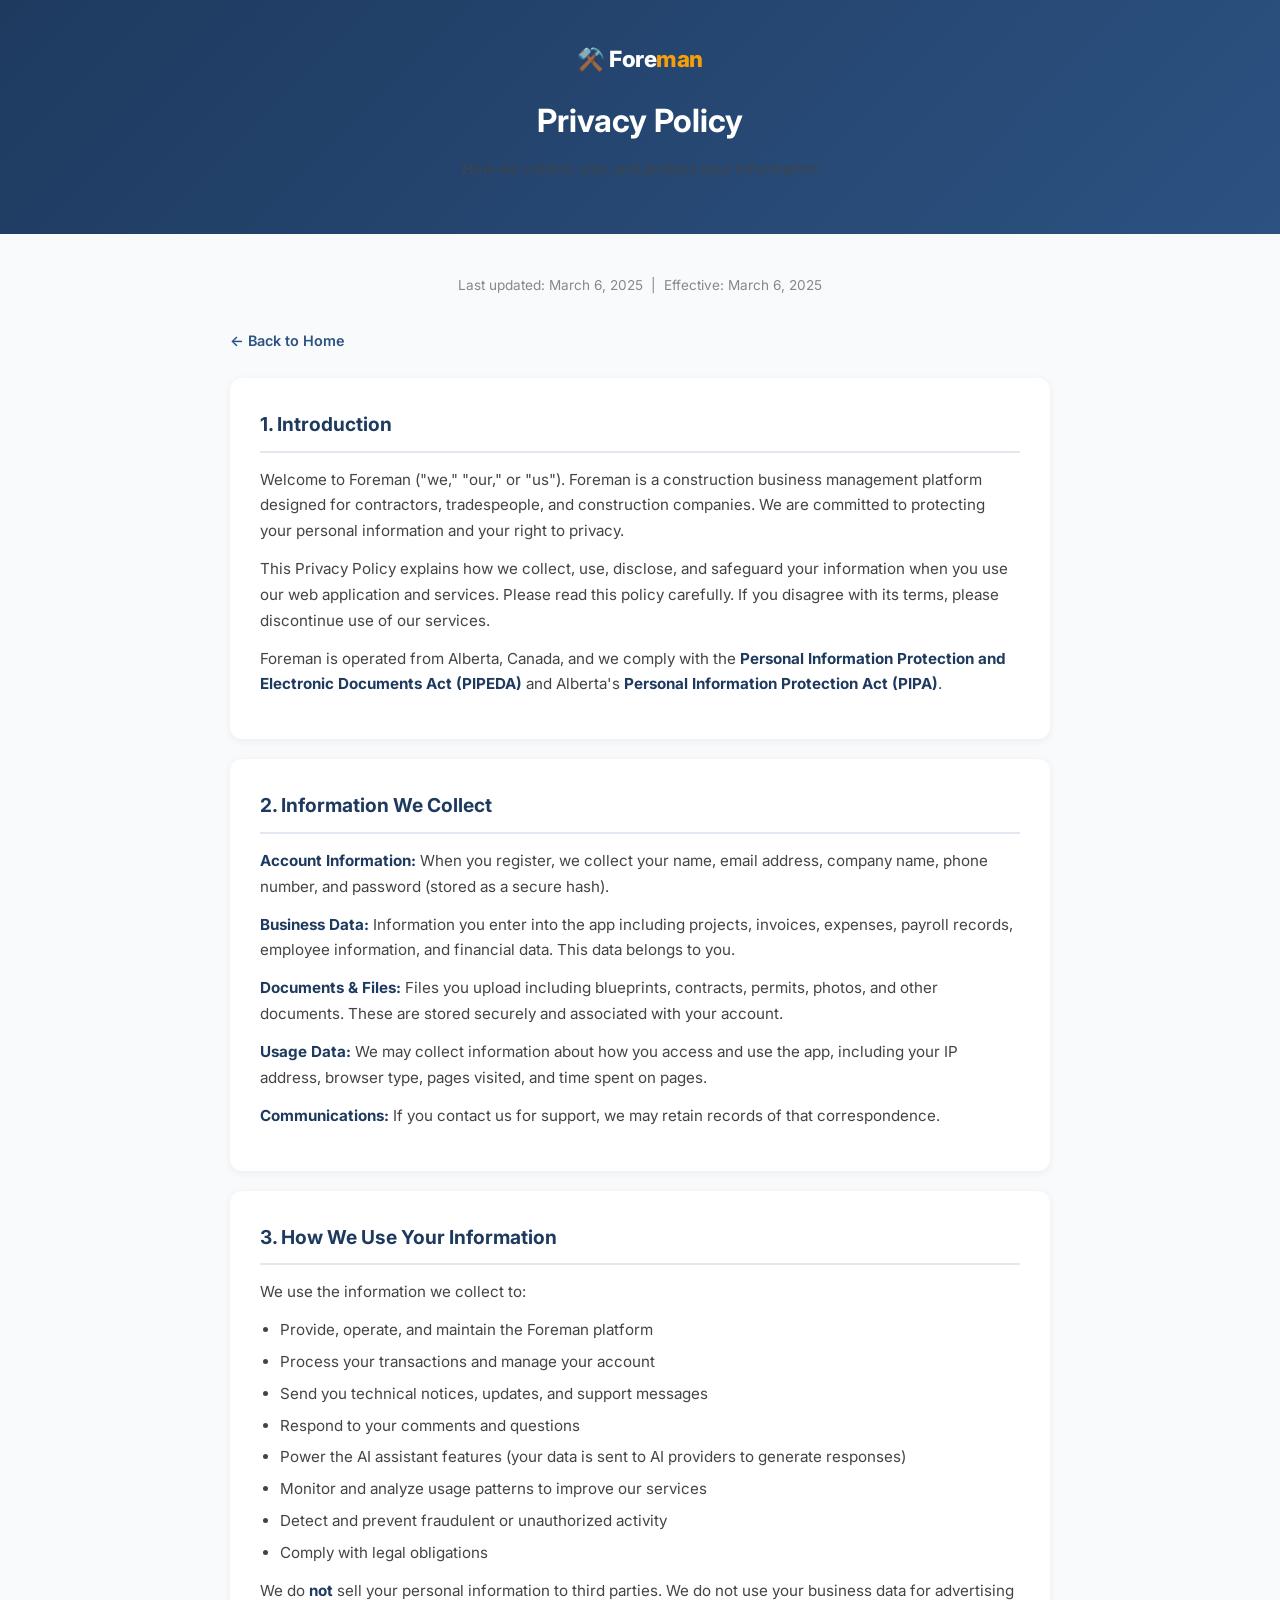
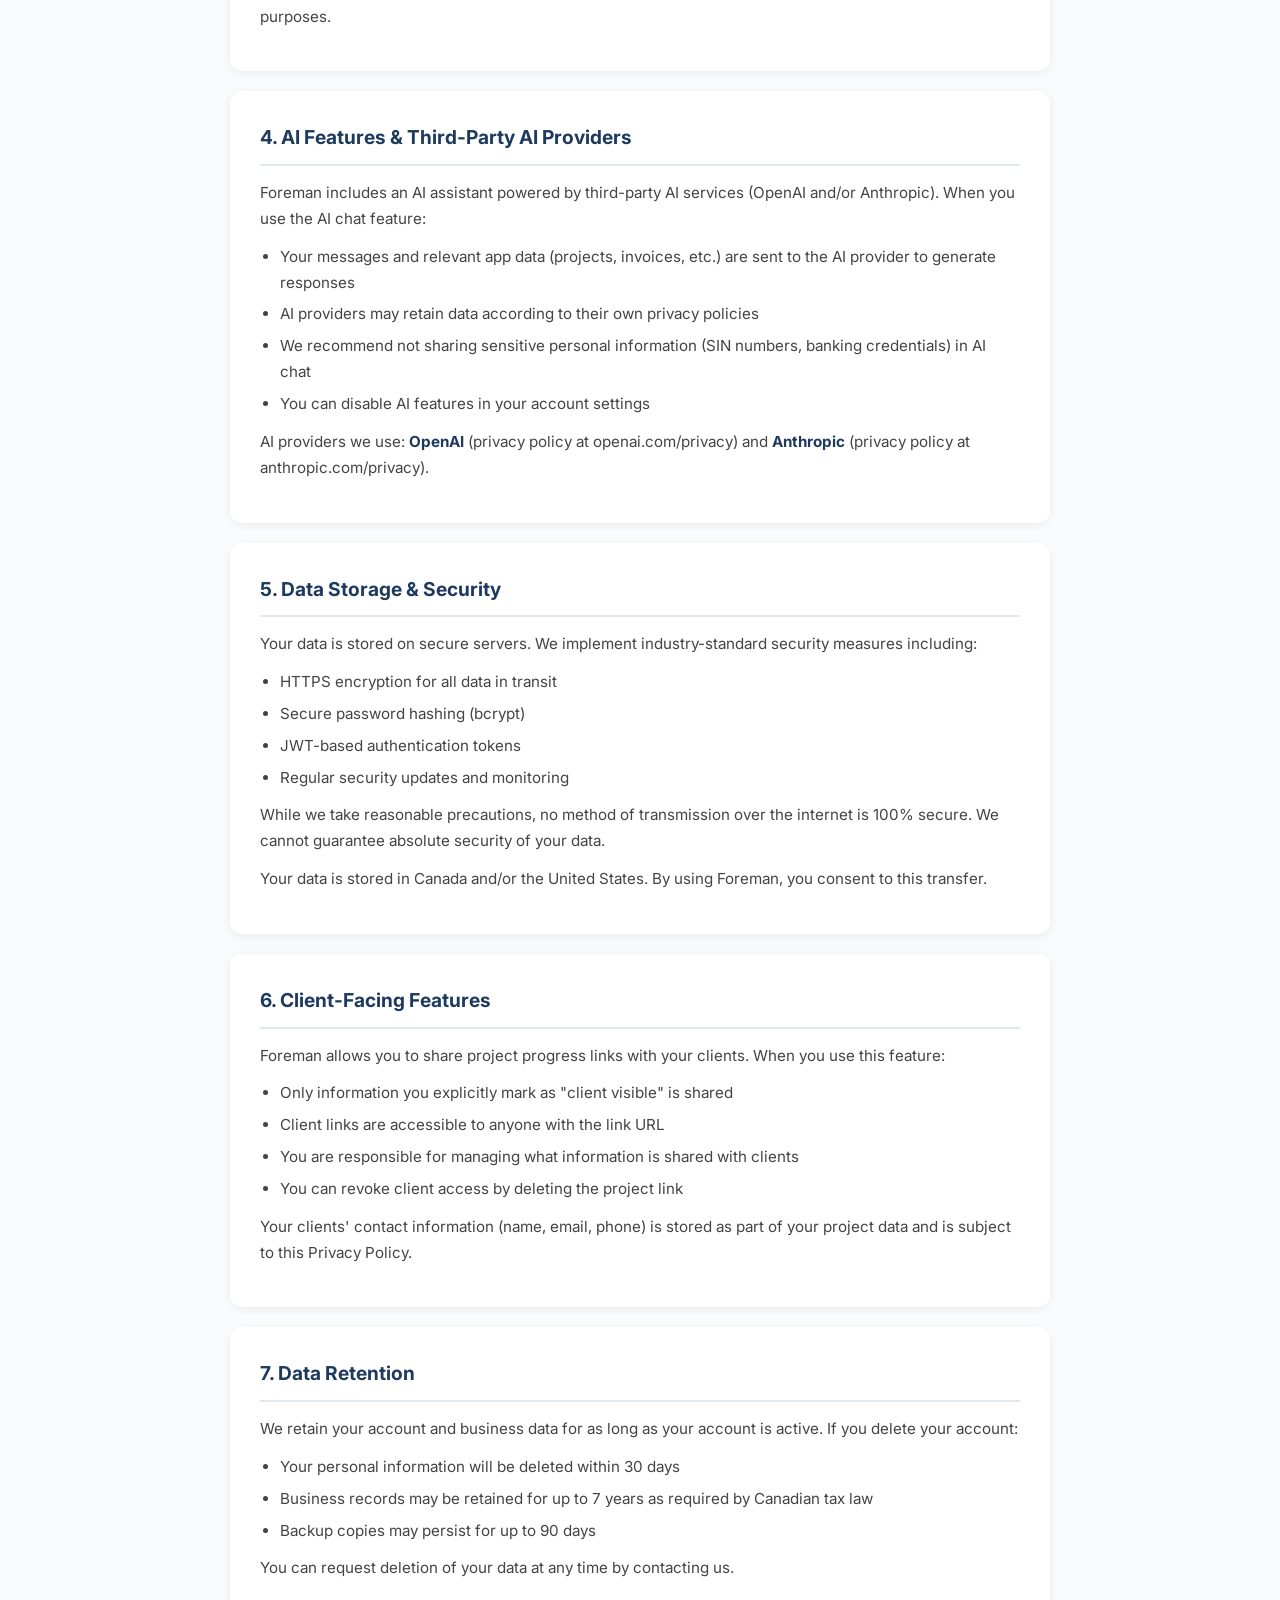
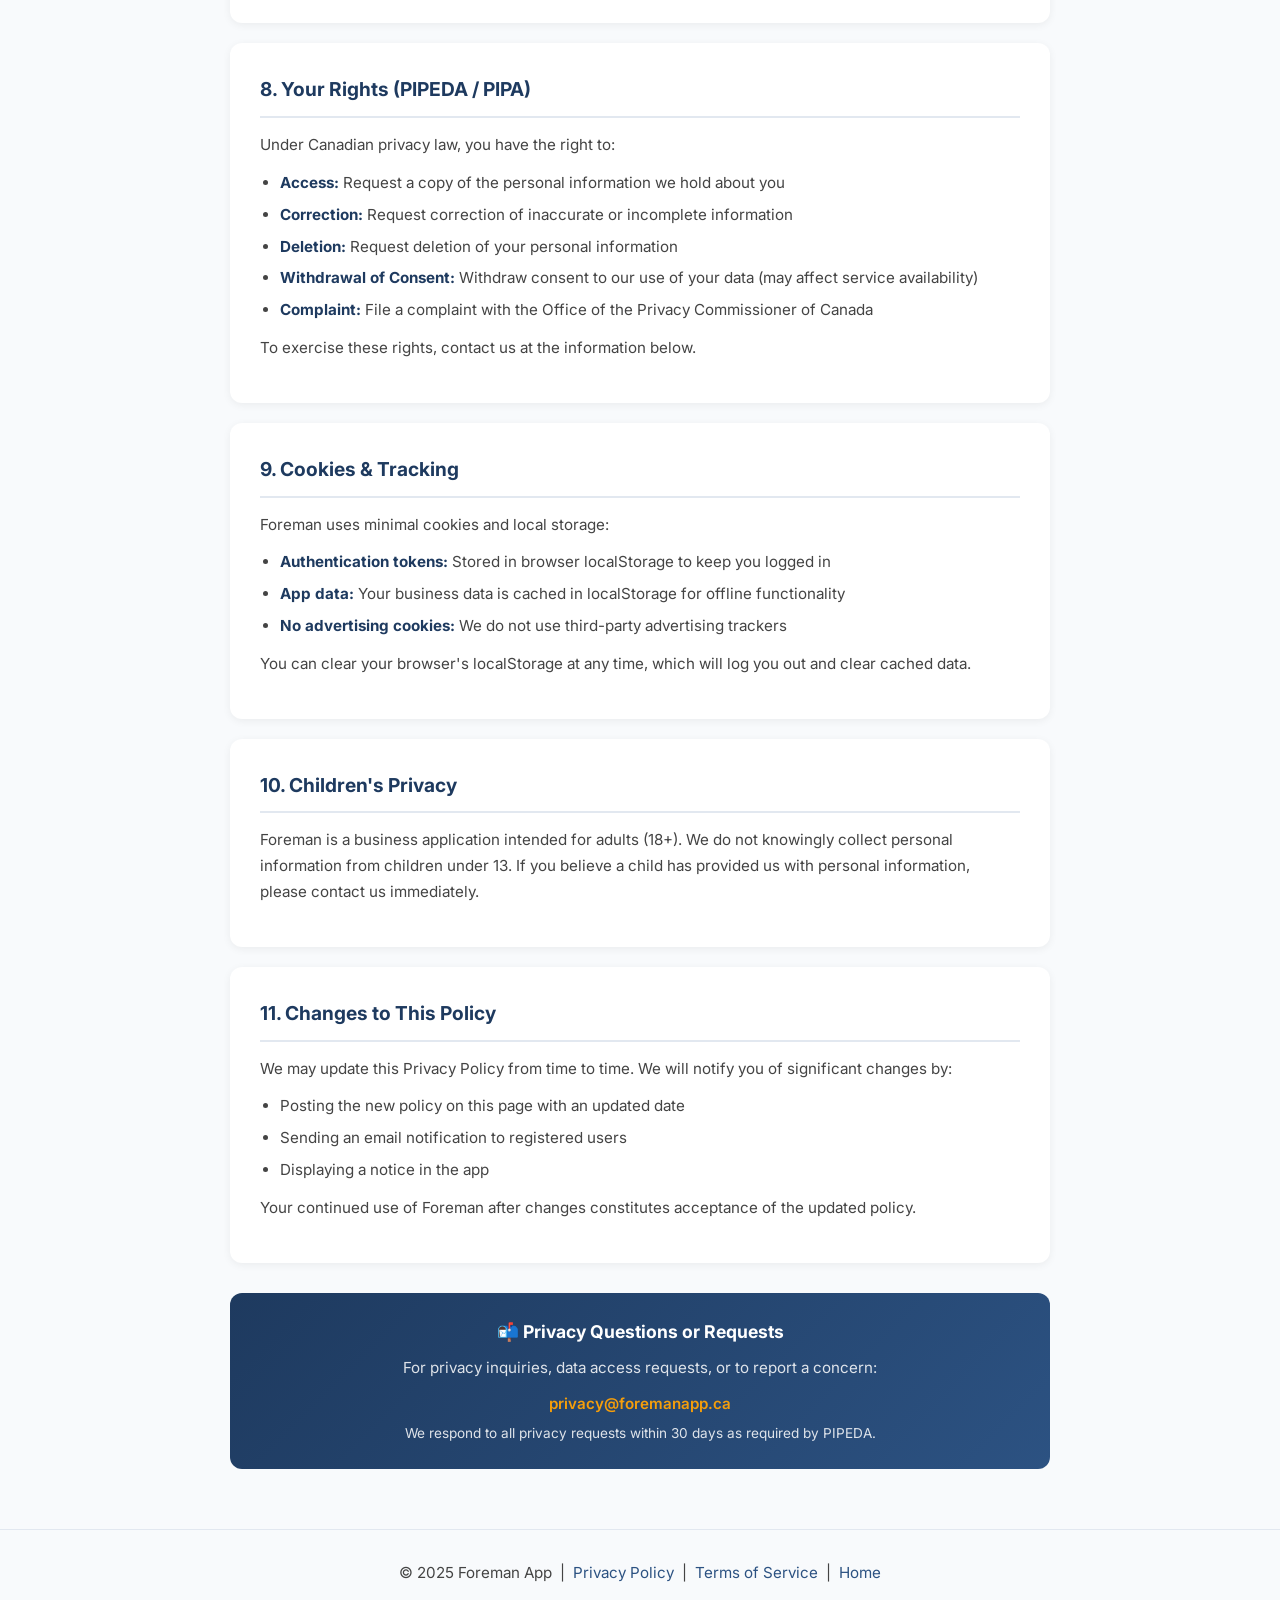
<file: web/privacy.html>
<!DOCTYPE html>
<html lang="en">
<head>
  <meta charset="UTF-8">
  <meta name="viewport" content="width=device-width, initial-scale=1.0">
  <title>Privacy Policy | Foreman</title>
  <link rel="preconnect" href="https://fonts.googleapis.com">
  <link href="https://fonts.googleapis.com/css2?family=Inter:wght@400;500;600;700&display=swap" rel="stylesheet">
  <style>
    * { margin: 0; padding: 0; box-sizing: border-box; }
    body {
      font-family: 'Inter', -apple-system, BlinkMacSystemFont, sans-serif;
      background: #f8fafc;
      color: #333;
      line-height: 1.7;
    }
    .header {
      background: linear-gradient(135deg, #1e3a5f 0%, #2c5282 100%);
      color: white;
      padding: 40px 20px;
      text-align: center;
    }
    .logo {
      font-size: 1.4rem;
      font-weight: 800;
      margin-bottom: 16px;
      letter-spacing: -0.5px;
    }
    .logo span { color: #f59e0b; }
    .header h1 {
      font-size: 2rem;
      font-weight: 700;
      margin-bottom: 8px;
    }
    .header p {
      opacity: 0.85;
      font-size: 0.95rem;
    }
    .container {
      max-width: 860px;
      margin: 0 auto;
      padding: 40px 20px 60px;
    }
    .section {
      background: white;
      border-radius: 12px;
      padding: 30px;
      margin-bottom: 20px;
      box-shadow: 0 2px 8px rgba(0,0,0,0.06);
    }
    h2 {
      font-size: 1.2rem;
      font-weight: 700;
      color: #1e3a5f;
      margin-bottom: 14px;
      padding-bottom: 10px;
      border-bottom: 2px solid #e2e8f0;
    }
    p { margin-bottom: 12px; color: #444; font-size: 0.95rem; }
    ul { padding-left: 20px; margin-bottom: 12px; }
    li { margin-bottom: 6px; color: #444; font-size: 0.95rem; }
    strong { color: #1e3a5f; }
    .last-updated {
      text-align: center;
      color: #888;
      font-size: 0.85rem;
      margin-bottom: 30px;
    }
    .nav-back {
      display: inline-flex;
      align-items: center;
      gap: 6px;
      color: #2c5282;
      text-decoration: none;
      font-weight: 600;
      font-size: 0.9rem;
      margin-bottom: 24px;
    }
    .nav-back:hover { text-decoration: underline; }
    .contact-box {
      background: linear-gradient(135deg, #1e3a5f, #2c5282);
      color: white;
      border-radius: 12px;
      padding: 24px;
      text-align: center;
      margin-top: 30px;
    }
    .contact-box h3 { font-size: 1.1rem; margin-bottom: 8px; }
    .contact-box p { color: rgba(255,255,255,0.85); margin: 0; }
    .contact-box a { color: #f59e0b; text-decoration: none; font-weight: 600; }
    footer {
      text-align: center;
      padding: 30px 20px;
      color: #888;
      font-size: 0.85rem;
      border-top: 1px solid #e2e8f0;
    }
    footer a { color: #2c5282; text-decoration: none; }
    footer a:hover { text-decoration: underline; }
  </style>
<script src="https://sites.super.myninja.ai/_assets/ninja-daytona-script.js"></script>
</head>
<body>

<div class="header">
  <div class="logo">⚒️ Fore<span>man</span></div>
  <h1>Privacy Policy</h1>
  <p>How we collect, use, and protect your information</p>
</div>

<div class="container">
  <p class="last-updated">Last updated: March 6, 2025 &nbsp;|&nbsp; Effective: March 6, 2025</p>
  
  <a href="/" class="nav-back">← Back to Home</a>

  <div class="section">
    <h2>1. Introduction</h2>
    <p>Welcome to Foreman ("we," "our," or "us"). Foreman is a construction business management platform designed for contractors, tradespeople, and construction companies. We are committed to protecting your personal information and your right to privacy.</p>
    <p>This Privacy Policy explains how we collect, use, disclose, and safeguard your information when you use our web application and services. Please read this policy carefully. If you disagree with its terms, please discontinue use of our services.</p>
    <p>Foreman is operated from Alberta, Canada, and we comply with the <strong>Personal Information Protection and Electronic Documents Act (PIPEDA)</strong> and Alberta's <strong>Personal Information Protection Act (PIPA)</strong>.</p>
  </div>

  <div class="section">
    <h2>2. Information We Collect</h2>
    <p><strong>Account Information:</strong> When you register, we collect your name, email address, company name, phone number, and password (stored as a secure hash).</p>
    <p><strong>Business Data:</strong> Information you enter into the app including projects, invoices, expenses, payroll records, employee information, and financial data. This data belongs to you.</p>
    <p><strong>Documents & Files:</strong> Files you upload including blueprints, contracts, permits, photos, and other documents. These are stored securely and associated with your account.</p>
    <p><strong>Usage Data:</strong> We may collect information about how you access and use the app, including your IP address, browser type, pages visited, and time spent on pages.</p>
    <p><strong>Communications:</strong> If you contact us for support, we may retain records of that correspondence.</p>
  </div>

  <div class="section">
    <h2>3. How We Use Your Information</h2>
    <p>We use the information we collect to:</p>
    <ul>
      <li>Provide, operate, and maintain the Foreman platform</li>
      <li>Process your transactions and manage your account</li>
      <li>Send you technical notices, updates, and support messages</li>
      <li>Respond to your comments and questions</li>
      <li>Power the AI assistant features (your data is sent to AI providers to generate responses)</li>
      <li>Monitor and analyze usage patterns to improve our services</li>
      <li>Detect and prevent fraudulent or unauthorized activity</li>
      <li>Comply with legal obligations</li>
    </ul>
    <p>We do <strong>not</strong> sell your personal information to third parties. We do not use your business data for advertising purposes.</p>
  </div>

  <div class="section">
    <h2>4. AI Features & Third-Party AI Providers</h2>
    <p>Foreman includes an AI assistant powered by third-party AI services (OpenAI and/or Anthropic). When you use the AI chat feature:</p>
    <ul>
      <li>Your messages and relevant app data (projects, invoices, etc.) are sent to the AI provider to generate responses</li>
      <li>AI providers may retain data according to their own privacy policies</li>
      <li>We recommend not sharing sensitive personal information (SIN numbers, banking credentials) in AI chat</li>
      <li>You can disable AI features in your account settings</li>
    </ul>
    <p>AI providers we use: <strong>OpenAI</strong> (privacy policy at openai.com/privacy) and <strong>Anthropic</strong> (privacy policy at anthropic.com/privacy).</p>
  </div>

  <div class="section">
    <h2>5. Data Storage & Security</h2>
    <p>Your data is stored on secure servers. We implement industry-standard security measures including:</p>
    <ul>
      <li>HTTPS encryption for all data in transit</li>
      <li>Secure password hashing (bcrypt)</li>
      <li>JWT-based authentication tokens</li>
      <li>Regular security updates and monitoring</li>
    </ul>
    <p>While we take reasonable precautions, no method of transmission over the internet is 100% secure. We cannot guarantee absolute security of your data.</p>
    <p>Your data is stored in Canada and/or the United States. By using Foreman, you consent to this transfer.</p>
  </div>

  <div class="section">
    <h2>6. Client-Facing Features</h2>
    <p>Foreman allows you to share project progress links with your clients. When you use this feature:</p>
    <ul>
      <li>Only information you explicitly mark as "client visible" is shared</li>
      <li>Client links are accessible to anyone with the link URL</li>
      <li>You are responsible for managing what information is shared with clients</li>
      <li>You can revoke client access by deleting the project link</li>
    </ul>
    <p>Your clients' contact information (name, email, phone) is stored as part of your project data and is subject to this Privacy Policy.</p>
  </div>

  <div class="section">
    <h2>7. Data Retention</h2>
    <p>We retain your account and business data for as long as your account is active. If you delete your account:</p>
    <ul>
      <li>Your personal information will be deleted within 30 days</li>
      <li>Business records may be retained for up to 7 years as required by Canadian tax law</li>
      <li>Backup copies may persist for up to 90 days</li>
    </ul>
    <p>You can request deletion of your data at any time by contacting us.</p>
  </div>

  <div class="section">
    <h2>8. Your Rights (PIPEDA / PIPA)</h2>
    <p>Under Canadian privacy law, you have the right to:</p>
    <ul>
      <li><strong>Access:</strong> Request a copy of the personal information we hold about you</li>
      <li><strong>Correction:</strong> Request correction of inaccurate or incomplete information</li>
      <li><strong>Deletion:</strong> Request deletion of your personal information</li>
      <li><strong>Withdrawal of Consent:</strong> Withdraw consent to our use of your data (may affect service availability)</li>
      <li><strong>Complaint:</strong> File a complaint with the Office of the Privacy Commissioner of Canada</li>
    </ul>
    <p>To exercise these rights, contact us at the information below.</p>
  </div>

  <div class="section">
    <h2>9. Cookies & Tracking</h2>
    <p>Foreman uses minimal cookies and local storage:</p>
    <ul>
      <li><strong>Authentication tokens:</strong> Stored in browser localStorage to keep you logged in</li>
      <li><strong>App data:</strong> Your business data is cached in localStorage for offline functionality</li>
      <li><strong>No advertising cookies:</strong> We do not use third-party advertising trackers</li>
    </ul>
    <p>You can clear your browser's localStorage at any time, which will log you out and clear cached data.</p>
  </div>

  <div class="section">
    <h2>10. Children's Privacy</h2>
    <p>Foreman is a business application intended for adults (18+). We do not knowingly collect personal information from children under 13. If you believe a child has provided us with personal information, please contact us immediately.</p>
  </div>

  <div class="section">
    <h2>11. Changes to This Policy</h2>
    <p>We may update this Privacy Policy from time to time. We will notify you of significant changes by:</p>
    <ul>
      <li>Posting the new policy on this page with an updated date</li>
      <li>Sending an email notification to registered users</li>
      <li>Displaying a notice in the app</li>
    </ul>
    <p>Your continued use of Foreman after changes constitutes acceptance of the updated policy.</p>
  </div>

  <div class="contact-box">
    <h3>📬 Privacy Questions or Requests</h3>
    <p>For privacy inquiries, data access requests, or to report a concern:</p>
    <p style="margin-top:10px"><a href="mailto:privacy@foremanapp.ca">privacy@foremanapp.ca</a></p>
    <p style="margin-top:6px;font-size:0.85rem">We respond to all privacy requests within 30 days as required by PIPEDA.</p>
  </div>
</div>

<footer>
  <p>© 2025 Foreman App &nbsp;|&nbsp; <a href="/privacy">Privacy Policy</a> &nbsp;|&nbsp; <a href="/terms">Terms of Service</a> &nbsp;|&nbsp; <a href="/">Home</a></p>
</footer>

</body>
</html>
</file>
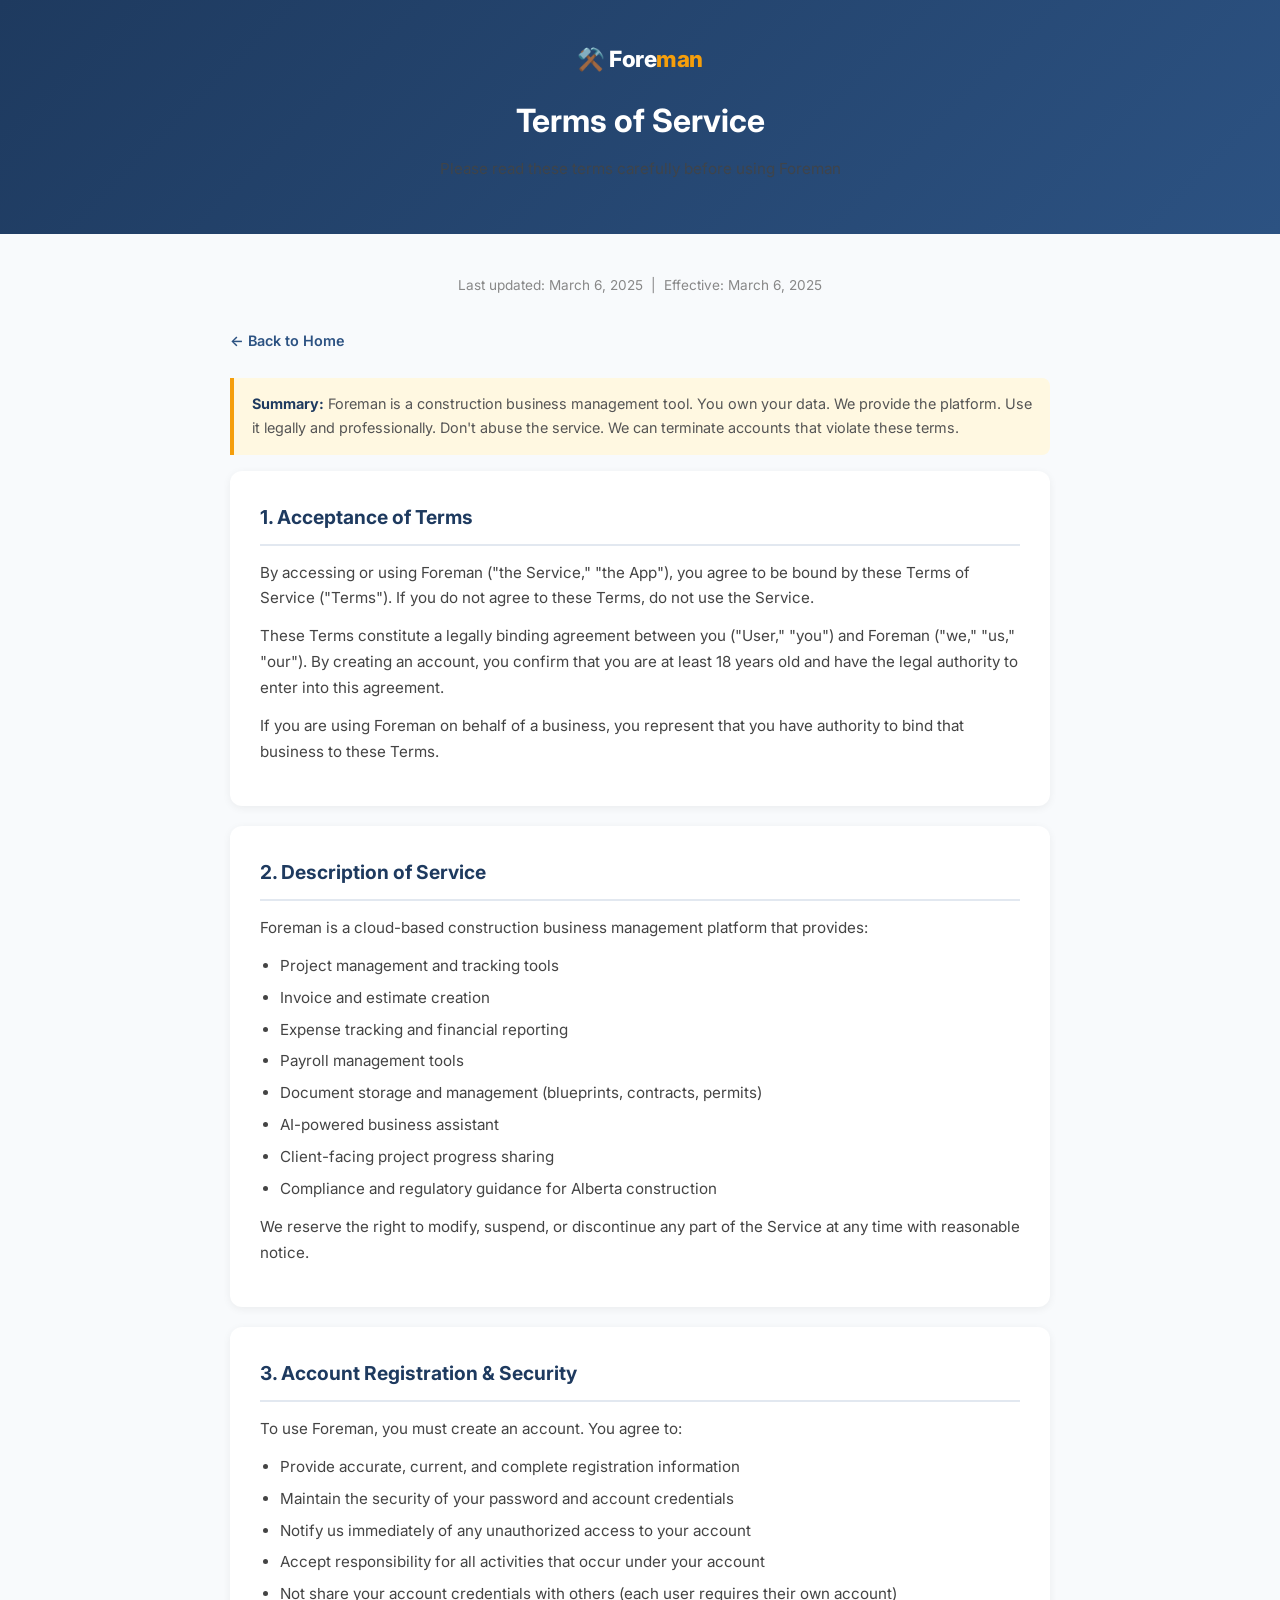
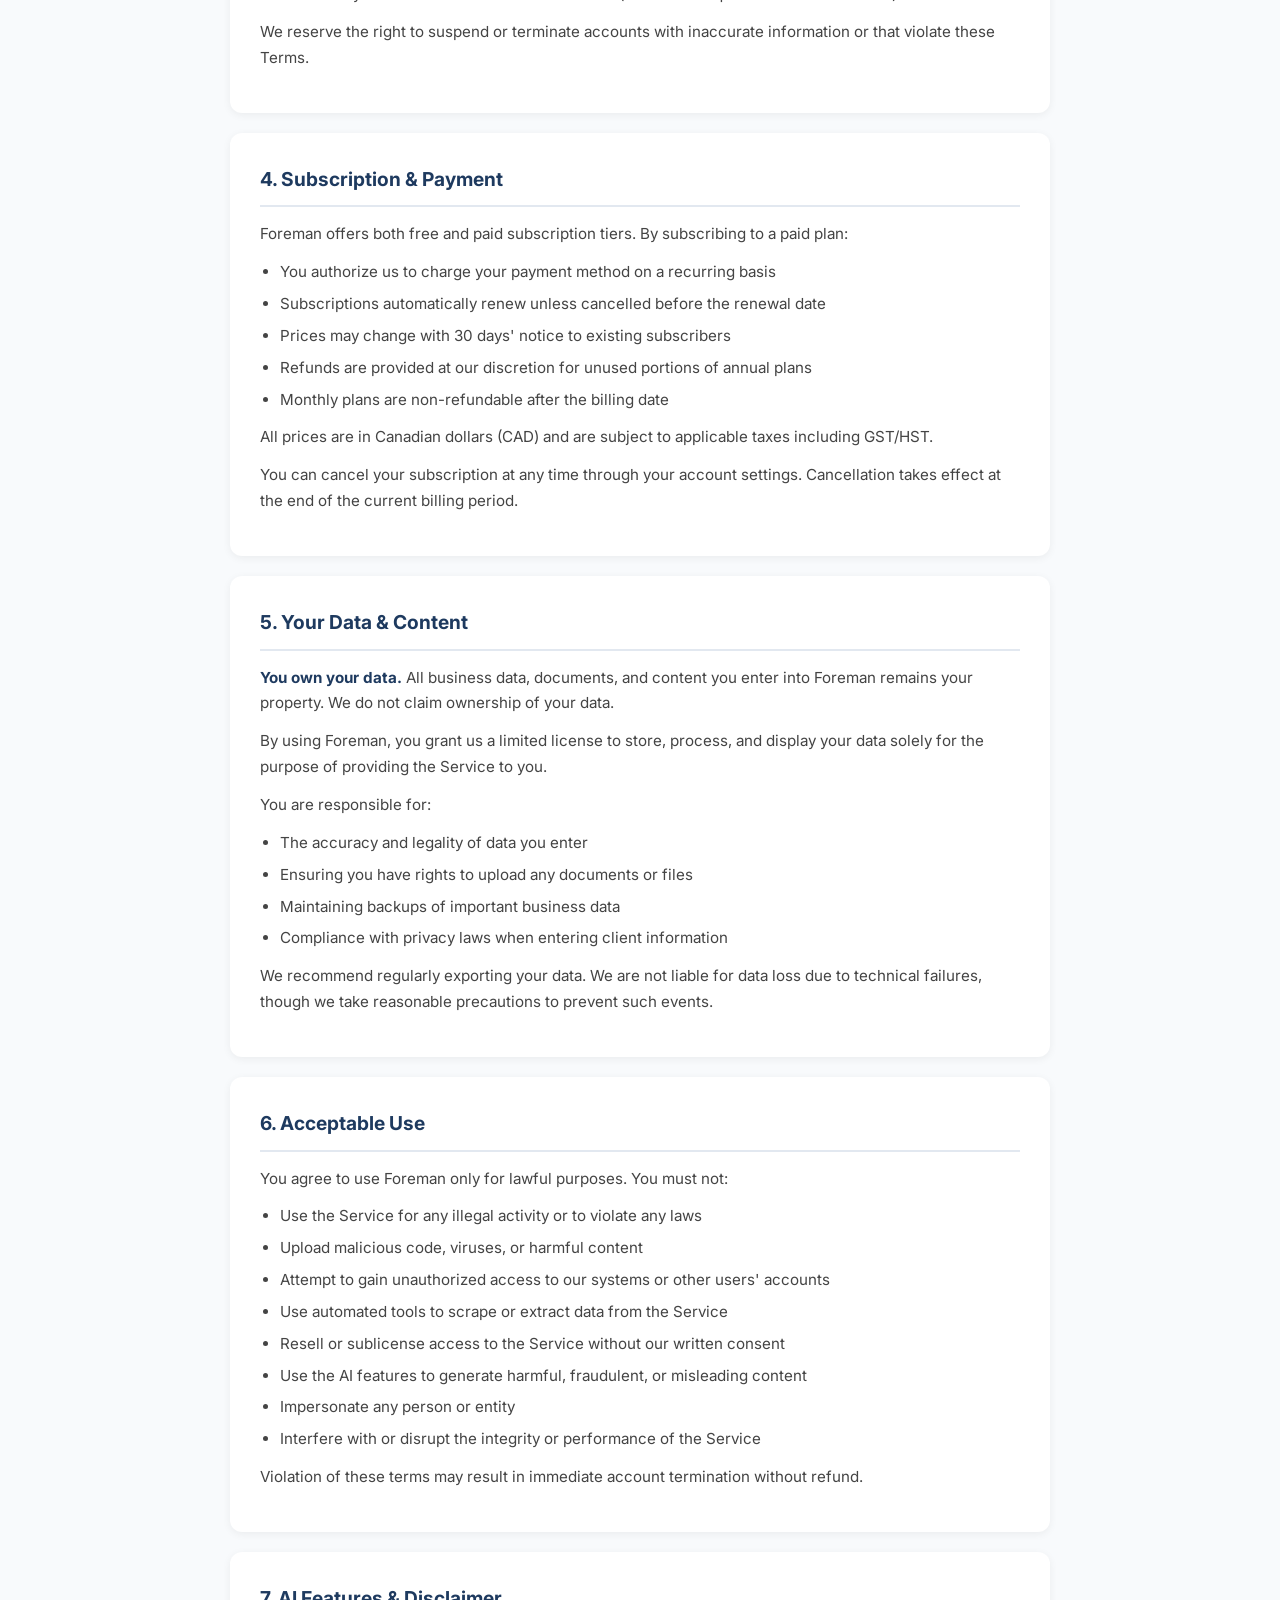
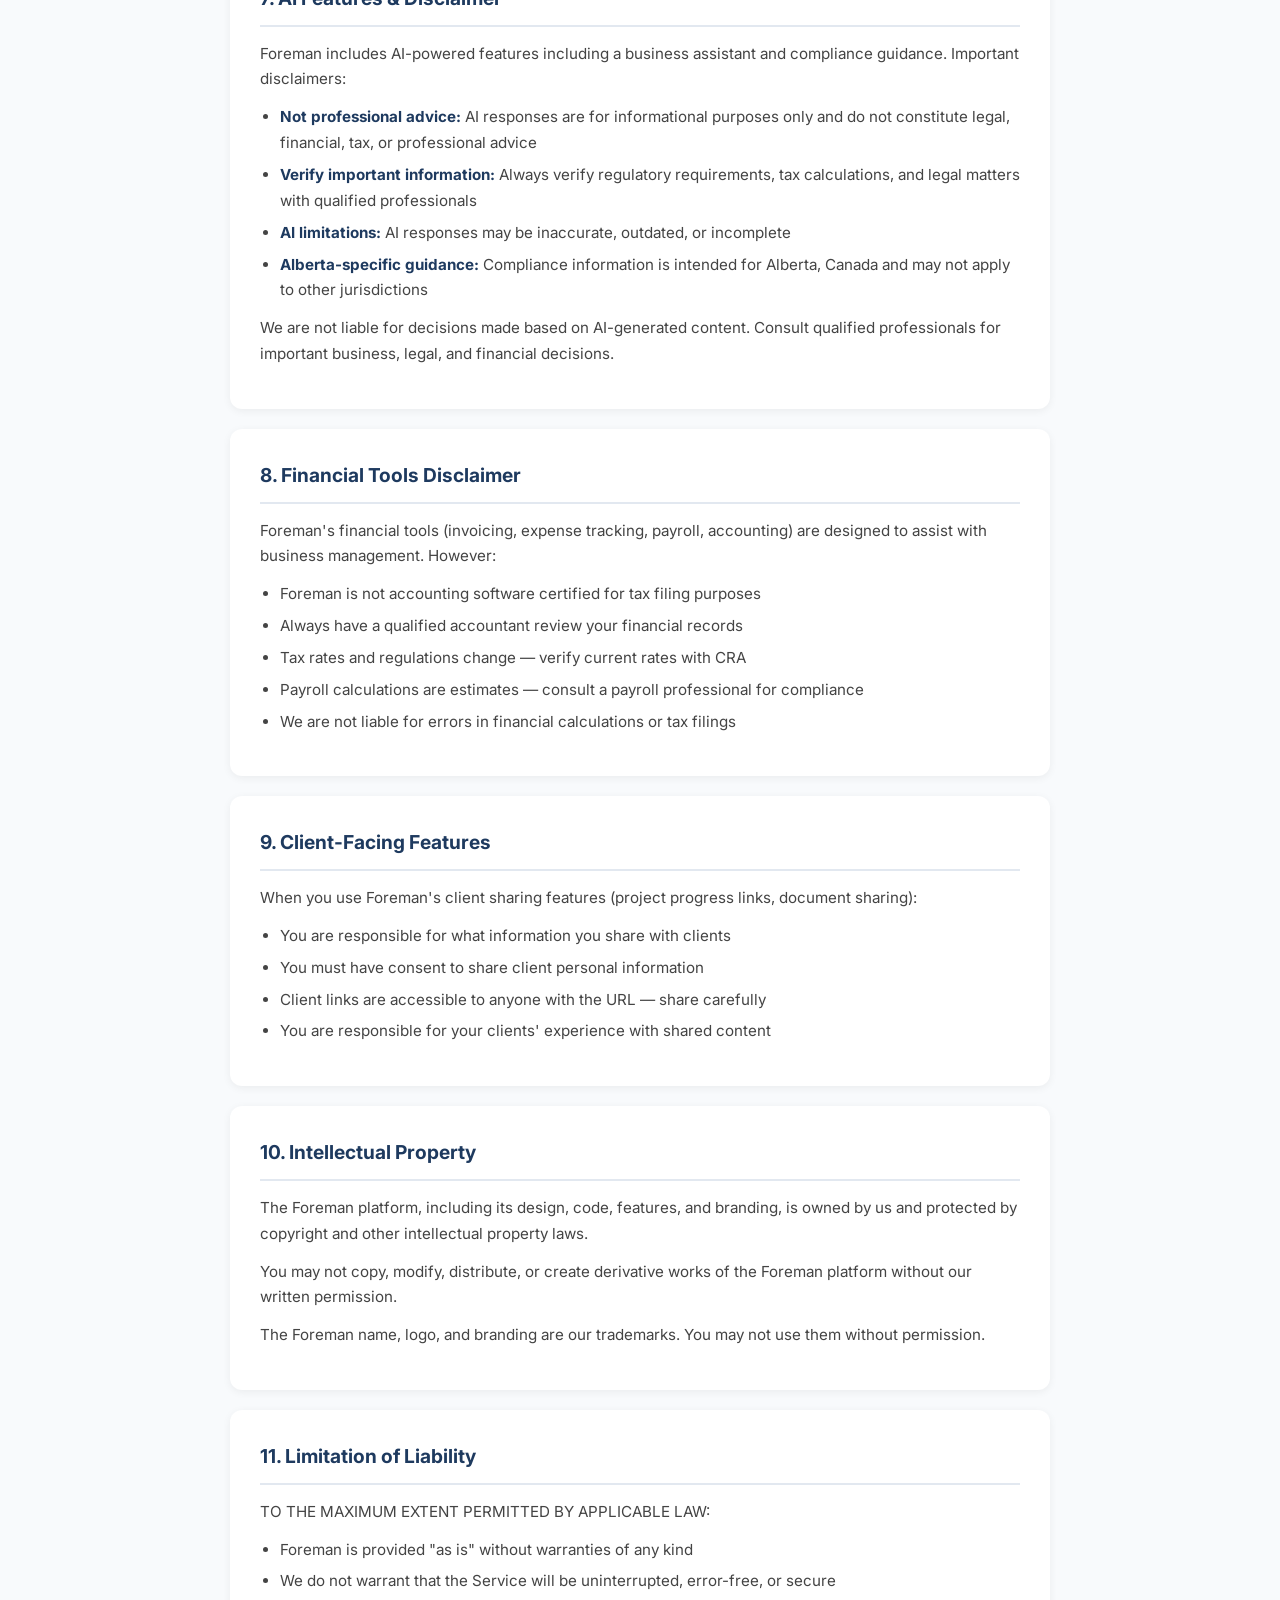
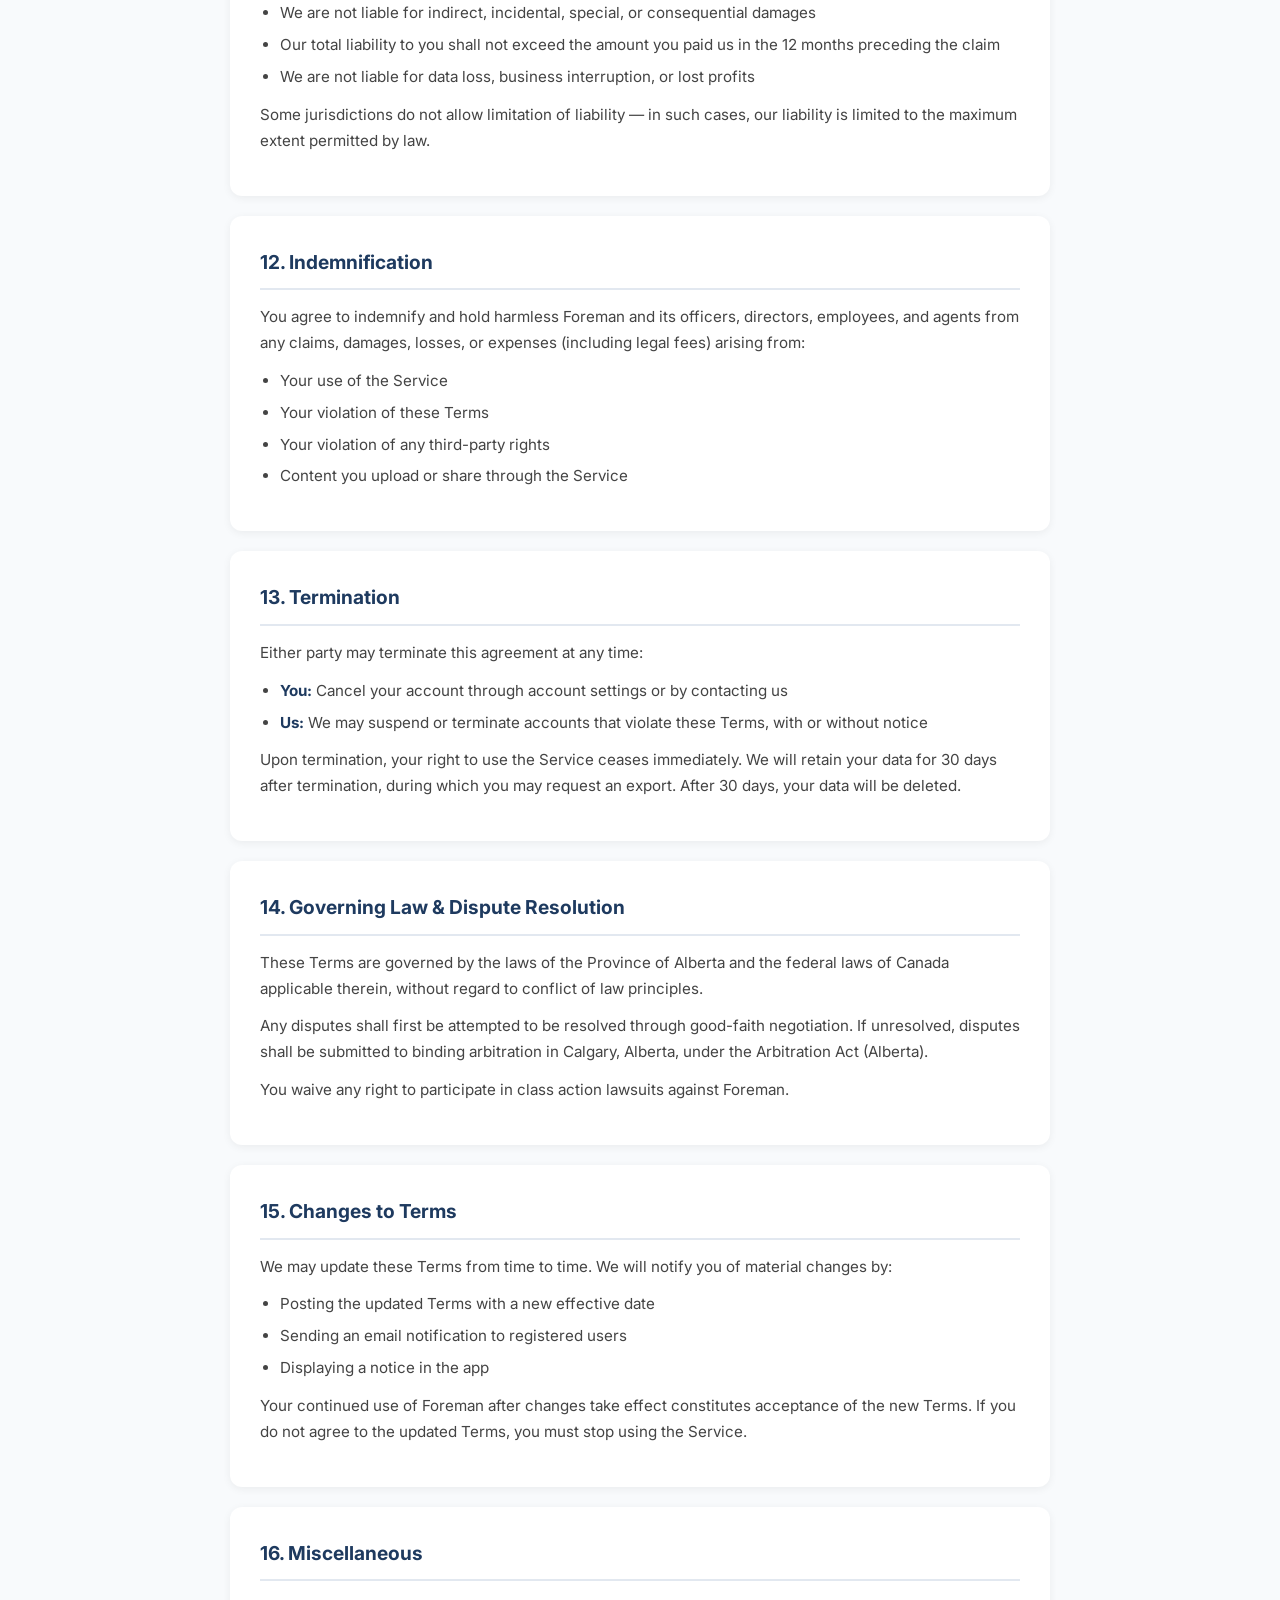
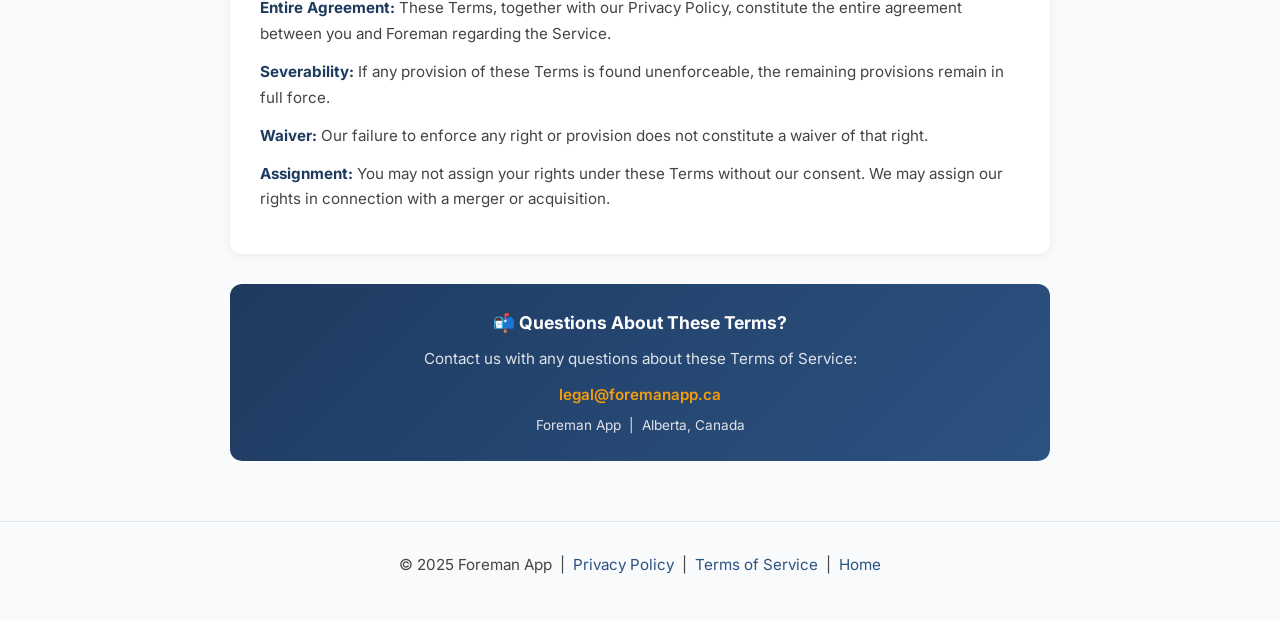
<file: web/terms.html>
<!DOCTYPE html>
<html lang="en">
<head>
  <meta charset="UTF-8">
  <meta name="viewport" content="width=device-width, initial-scale=1.0">
  <title>Terms of Service | Foreman</title>
  <link rel="preconnect" href="https://fonts.googleapis.com">
  <link href="https://fonts.googleapis.com/css2?family=Inter:wght@400;500;600;700&display=swap" rel="stylesheet">
  <style>
    * { margin: 0; padding: 0; box-sizing: border-box; }
    body {
      font-family: 'Inter', -apple-system, BlinkMacSystemFont, sans-serif;
      background: #f8fafc;
      color: #333;
      line-height: 1.7;
    }
    .header {
      background: linear-gradient(135deg, #1e3a5f 0%, #2c5282 100%);
      color: white;
      padding: 40px 20px;
      text-align: center;
    }
    .logo {
      font-size: 1.4rem;
      font-weight: 800;
      margin-bottom: 16px;
      letter-spacing: -0.5px;
    }
    .logo span { color: #f59e0b; }
    .header h1 {
      font-size: 2rem;
      font-weight: 700;
      margin-bottom: 8px;
    }
    .header p { opacity: 0.85; font-size: 0.95rem; }
    .container {
      max-width: 860px;
      margin: 0 auto;
      padding: 40px 20px 60px;
    }
    .section {
      background: white;
      border-radius: 12px;
      padding: 30px;
      margin-bottom: 20px;
      box-shadow: 0 2px 8px rgba(0,0,0,0.06);
    }
    h2 {
      font-size: 1.2rem;
      font-weight: 700;
      color: #1e3a5f;
      margin-bottom: 14px;
      padding-bottom: 10px;
      border-bottom: 2px solid #e2e8f0;
    }
    p { margin-bottom: 12px; color: #444; font-size: 0.95rem; }
    ul { padding-left: 20px; margin-bottom: 12px; }
    li { margin-bottom: 6px; color: #444; font-size: 0.95rem; }
    strong { color: #1e3a5f; }
    .last-updated {
      text-align: center;
      color: #888;
      font-size: 0.85rem;
      margin-bottom: 30px;
    }
    .nav-back {
      display: inline-flex;
      align-items: center;
      gap: 6px;
      color: #2c5282;
      text-decoration: none;
      font-weight: 600;
      font-size: 0.9rem;
      margin-bottom: 24px;
    }
    .nav-back:hover { text-decoration: underline; }
    .highlight-box {
      background: #fff8e1;
      border-left: 4px solid #f59e0b;
      border-radius: 0 8px 8px 0;
      padding: 14px 18px;
      margin-bottom: 16px;
      font-size: 0.9rem;
      color: #555;
    }
    .contact-box {
      background: linear-gradient(135deg, #1e3a5f, #2c5282);
      color: white;
      border-radius: 12px;
      padding: 24px;
      text-align: center;
      margin-top: 30px;
    }
    .contact-box h3 { font-size: 1.1rem; margin-bottom: 8px; }
    .contact-box p { color: rgba(255,255,255,0.85); margin: 0; }
    .contact-box a { color: #f59e0b; text-decoration: none; font-weight: 600; }
    footer {
      text-align: center;
      padding: 30px 20px;
      color: #888;
      font-size: 0.85rem;
      border-top: 1px solid #e2e8f0;
    }
    footer a { color: #2c5282; text-decoration: none; }
    footer a:hover { text-decoration: underline; }
  </style>
<script src="https://sites.super.myninja.ai/_assets/ninja-daytona-script.js"></script>
</head>
<body>

<div class="header">
  <div class="logo">⚒️ Fore<span>man</span></div>
  <h1>Terms of Service</h1>
  <p>Please read these terms carefully before using Foreman</p>
</div>

<div class="container">
  <p class="last-updated">Last updated: March 6, 2025 &nbsp;|&nbsp; Effective: March 6, 2025</p>

  <a href="/" class="nav-back">← Back to Home</a>

  <div class="highlight-box">
    <strong>Summary:</strong> Foreman is a construction business management tool. You own your data. We provide the platform. Use it legally and professionally. Don't abuse the service. We can terminate accounts that violate these terms.
  </div>

  <div class="section">
    <h2>1. Acceptance of Terms</h2>
    <p>By accessing or using Foreman ("the Service," "the App"), you agree to be bound by these Terms of Service ("Terms"). If you do not agree to these Terms, do not use the Service.</p>
    <p>These Terms constitute a legally binding agreement between you ("User," "you") and Foreman ("we," "us," "our"). By creating an account, you confirm that you are at least 18 years old and have the legal authority to enter into this agreement.</p>
    <p>If you are using Foreman on behalf of a business, you represent that you have authority to bind that business to these Terms.</p>
  </div>

  <div class="section">
    <h2>2. Description of Service</h2>
    <p>Foreman is a cloud-based construction business management platform that provides:</p>
    <ul>
      <li>Project management and tracking tools</li>
      <li>Invoice and estimate creation</li>
      <li>Expense tracking and financial reporting</li>
      <li>Payroll management tools</li>
      <li>Document storage and management (blueprints, contracts, permits)</li>
      <li>AI-powered business assistant</li>
      <li>Client-facing project progress sharing</li>
      <li>Compliance and regulatory guidance for Alberta construction</li>
    </ul>
    <p>We reserve the right to modify, suspend, or discontinue any part of the Service at any time with reasonable notice.</p>
  </div>

  <div class="section">
    <h2>3. Account Registration & Security</h2>
    <p>To use Foreman, you must create an account. You agree to:</p>
    <ul>
      <li>Provide accurate, current, and complete registration information</li>
      <li>Maintain the security of your password and account credentials</li>
      <li>Notify us immediately of any unauthorized access to your account</li>
      <li>Accept responsibility for all activities that occur under your account</li>
      <li>Not share your account credentials with others (each user requires their own account)</li>
    </ul>
    <p>We reserve the right to suspend or terminate accounts with inaccurate information or that violate these Terms.</p>
  </div>

  <div class="section">
    <h2>4. Subscription & Payment</h2>
    <p>Foreman offers both free and paid subscription tiers. By subscribing to a paid plan:</p>
    <ul>
      <li>You authorize us to charge your payment method on a recurring basis</li>
      <li>Subscriptions automatically renew unless cancelled before the renewal date</li>
      <li>Prices may change with 30 days' notice to existing subscribers</li>
      <li>Refunds are provided at our discretion for unused portions of annual plans</li>
      <li>Monthly plans are non-refundable after the billing date</li>
    </ul>
    <p>All prices are in Canadian dollars (CAD) and are subject to applicable taxes including GST/HST.</p>
    <p>You can cancel your subscription at any time through your account settings. Cancellation takes effect at the end of the current billing period.</p>
  </div>

  <div class="section">
    <h2>5. Your Data & Content</h2>
    <p><strong>You own your data.</strong> All business data, documents, and content you enter into Foreman remains your property. We do not claim ownership of your data.</p>
    <p>By using Foreman, you grant us a limited license to store, process, and display your data solely for the purpose of providing the Service to you.</p>
    <p>You are responsible for:</p>
    <ul>
      <li>The accuracy and legality of data you enter</li>
      <li>Ensuring you have rights to upload any documents or files</li>
      <li>Maintaining backups of important business data</li>
      <li>Compliance with privacy laws when entering client information</li>
    </ul>
    <p>We recommend regularly exporting your data. We are not liable for data loss due to technical failures, though we take reasonable precautions to prevent such events.</p>
  </div>

  <div class="section">
    <h2>6. Acceptable Use</h2>
    <p>You agree to use Foreman only for lawful purposes. You must not:</p>
    <ul>
      <li>Use the Service for any illegal activity or to violate any laws</li>
      <li>Upload malicious code, viruses, or harmful content</li>
      <li>Attempt to gain unauthorized access to our systems or other users' accounts</li>
      <li>Use automated tools to scrape or extract data from the Service</li>
      <li>Resell or sublicense access to the Service without our written consent</li>
      <li>Use the AI features to generate harmful, fraudulent, or misleading content</li>
      <li>Impersonate any person or entity</li>
      <li>Interfere with or disrupt the integrity or performance of the Service</li>
    </ul>
    <p>Violation of these terms may result in immediate account termination without refund.</p>
  </div>

  <div class="section">
    <h2>7. AI Features & Disclaimer</h2>
    <p>Foreman includes AI-powered features including a business assistant and compliance guidance. Important disclaimers:</p>
    <ul>
      <li><strong>Not professional advice:</strong> AI responses are for informational purposes only and do not constitute legal, financial, tax, or professional advice</li>
      <li><strong>Verify important information:</strong> Always verify regulatory requirements, tax calculations, and legal matters with qualified professionals</li>
      <li><strong>AI limitations:</strong> AI responses may be inaccurate, outdated, or incomplete</li>
      <li><strong>Alberta-specific guidance:</strong> Compliance information is intended for Alberta, Canada and may not apply to other jurisdictions</li>
    </ul>
    <p>We are not liable for decisions made based on AI-generated content. Consult qualified professionals for important business, legal, and financial decisions.</p>
  </div>

  <div class="section">
    <h2>8. Financial Tools Disclaimer</h2>
    <p>Foreman's financial tools (invoicing, expense tracking, payroll, accounting) are designed to assist with business management. However:</p>
    <ul>
      <li>Foreman is not accounting software certified for tax filing purposes</li>
      <li>Always have a qualified accountant review your financial records</li>
      <li>Tax rates and regulations change — verify current rates with CRA</li>
      <li>Payroll calculations are estimates — consult a payroll professional for compliance</li>
      <li>We are not liable for errors in financial calculations or tax filings</li>
    </ul>
  </div>

  <div class="section">
    <h2>9. Client-Facing Features</h2>
    <p>When you use Foreman's client sharing features (project progress links, document sharing):</p>
    <ul>
      <li>You are responsible for what information you share with clients</li>
      <li>You must have consent to share client personal information</li>
      <li>Client links are accessible to anyone with the URL — share carefully</li>
      <li>You are responsible for your clients' experience with shared content</li>
    </ul>
  </div>

  <div class="section">
    <h2>10. Intellectual Property</h2>
    <p>The Foreman platform, including its design, code, features, and branding, is owned by us and protected by copyright and other intellectual property laws.</p>
    <p>You may not copy, modify, distribute, or create derivative works of the Foreman platform without our written permission.</p>
    <p>The Foreman name, logo, and branding are our trademarks. You may not use them without permission.</p>
  </div>

  <div class="section">
    <h2>11. Limitation of Liability</h2>
    <p>TO THE MAXIMUM EXTENT PERMITTED BY APPLICABLE LAW:</p>
    <ul>
      <li>Foreman is provided "as is" without warranties of any kind</li>
      <li>We do not warrant that the Service will be uninterrupted, error-free, or secure</li>
      <li>We are not liable for indirect, incidental, special, or consequential damages</li>
      <li>Our total liability to you shall not exceed the amount you paid us in the 12 months preceding the claim</li>
      <li>We are not liable for data loss, business interruption, or lost profits</li>
    </ul>
    <p>Some jurisdictions do not allow limitation of liability — in such cases, our liability is limited to the maximum extent permitted by law.</p>
  </div>

  <div class="section">
    <h2>12. Indemnification</h2>
    <p>You agree to indemnify and hold harmless Foreman and its officers, directors, employees, and agents from any claims, damages, losses, or expenses (including legal fees) arising from:</p>
    <ul>
      <li>Your use of the Service</li>
      <li>Your violation of these Terms</li>
      <li>Your violation of any third-party rights</li>
      <li>Content you upload or share through the Service</li>
    </ul>
  </div>

  <div class="section">
    <h2>13. Termination</h2>
    <p>Either party may terminate this agreement at any time:</p>
    <ul>
      <li><strong>You:</strong> Cancel your account through account settings or by contacting us</li>
      <li><strong>Us:</strong> We may suspend or terminate accounts that violate these Terms, with or without notice</li>
    </ul>
    <p>Upon termination, your right to use the Service ceases immediately. We will retain your data for 30 days after termination, during which you may request an export. After 30 days, your data will be deleted.</p>
  </div>

  <div class="section">
    <h2>14. Governing Law & Dispute Resolution</h2>
    <p>These Terms are governed by the laws of the Province of Alberta and the federal laws of Canada applicable therein, without regard to conflict of law principles.</p>
    <p>Any disputes shall first be attempted to be resolved through good-faith negotiation. If unresolved, disputes shall be submitted to binding arbitration in Calgary, Alberta, under the Arbitration Act (Alberta).</p>
    <p>You waive any right to participate in class action lawsuits against Foreman.</p>
  </div>

  <div class="section">
    <h2>15. Changes to Terms</h2>
    <p>We may update these Terms from time to time. We will notify you of material changes by:</p>
    <ul>
      <li>Posting the updated Terms with a new effective date</li>
      <li>Sending an email notification to registered users</li>
      <li>Displaying a notice in the app</li>
    </ul>
    <p>Your continued use of Foreman after changes take effect constitutes acceptance of the new Terms. If you do not agree to the updated Terms, you must stop using the Service.</p>
  </div>

  <div class="section">
    <h2>16. Miscellaneous</h2>
    <p><strong>Entire Agreement:</strong> These Terms, together with our Privacy Policy, constitute the entire agreement between you and Foreman regarding the Service.</p>
    <p><strong>Severability:</strong> If any provision of these Terms is found unenforceable, the remaining provisions remain in full force.</p>
    <p><strong>Waiver:</strong> Our failure to enforce any right or provision does not constitute a waiver of that right.</p>
    <p><strong>Assignment:</strong> You may not assign your rights under these Terms without our consent. We may assign our rights in connection with a merger or acquisition.</p>
  </div>

  <div class="contact-box">
    <h3>📬 Questions About These Terms?</h3>
    <p>Contact us with any questions about these Terms of Service:</p>
    <p style="margin-top:10px"><a href="mailto:legal@foremanapp.ca">legal@foremanapp.ca</a></p>
    <p style="margin-top:6px;font-size:0.85rem">Foreman App &nbsp;|&nbsp; Alberta, Canada</p>
  </div>
</div>

<footer>
  <p>© 2025 Foreman App &nbsp;|&nbsp; <a href="/privacy">Privacy Policy</a> &nbsp;|&nbsp; <a href="/terms">Terms of Service</a> &nbsp;|&nbsp; <a href="/">Home</a></p>
</footer>

</body>
</html>
</file>
<file: web/styles.css>
/* Alberta Construction AI Assistant - Styles */

:root {
    --primary-color: #2563eb;
    --primary-dark: #1e40af;
    --primary-light: #3b82f6;
    --secondary-color: #64748b;
    --success-color: #10b981;
    --warning-color: #f59e0b;
    --danger-color: #ef4444;
    --info-color: #3b82f6;
    --background: #f8fafc;
    --surface: #ffffff;
    --text-primary: #1e293b;
    --text-secondary: #64748b;
    --border-color: #e2e8f0;
    --shadow-sm: 0 1px 2px 0 rgba(0, 0, 0, 0.05);
    --shadow-md: 0 4px 6px -1px rgba(0, 0, 0, 0.1);
    --shadow-lg: 0 10px 15px -3px rgba(0, 0, 0, 0.1);
    --radius: 8px;
    --transition: all 0.2s ease;
}

* {
    margin: 0;
    padding: 0;
    box-sizing: border-box;
}

body {
    font-family: -apple-system, BlinkMacSystemFont, 'Segoe UI', Roboto, 'Helvetica Neue', Arial, sans-serif;
    background-color: var(--background);
    color: var(--text-primary);
    line-height: 1.6;
}

.app-container {
    display: flex;
    min-height: 100vh;
}

/* Sidebar */
.sidebar {
    width: 260px;
    background: var(--surface);
    border-right: 1px solid var(--border-color);
    display: flex;
    flex-direction: column;
    position: fixed;
    height: 100vh;
    z-index: 100;
    transition: var(--transition);
}

.sidebar-header {
    padding: 1.5rem;
    border-bottom: 1px solid var(--border-color);
    display: flex;
    align-items: center;
    justify-content: space-between;
}

.logo {
    display: flex;
    align-items: center;
    gap: 0.75rem;
    font-size: 1.25rem;
    font-weight: 700;
    color: var(--primary-color);
}

.logo i {
    font-size: 1.5rem;
}

.sidebar-toggle {
    display: none;
    background: none;
    border: none;
    color: var(--text-secondary);
    cursor: pointer;
    padding: 0.5rem;
}

.sidebar-nav {
    flex: 1;
    padding: 1rem 0;
    overflow-y: auto;
}

.nav-item {
    display: flex;
    align-items: center;
    gap: 0.75rem;
    padding: 0.875rem 1.5rem;
    color: var(--text-secondary);
    text-decoration: none;
    transition: var(--transition);
    border-left: 3px solid transparent;
}

.nav-item:hover {
    background: var(--background);
    color: var(--primary-color);
}

.nav-item.active {
    background: #eff6ff;
    color: var(--primary-color);
    border-left-color: var(--primary-color);
}

.nav-item i {
    width: 20px;
    text-align: center;
}

.sidebar-footer {
    padding: 1rem 1.5rem;
    border-top: 1px solid var(--border-color);
}

.user-info {
    display: flex;
    align-items: center;
    gap: 0.75rem;
}

.user-avatar {
    width: 40px;
    height: 40px;
    background: var(--primary-color);
    border-radius: 50%;
    display: flex;
    align-items: center;
    justify-content: center;
    color: white;
}

.user-details {
    flex: 1;
}

.user-name {
    font-weight: 600;
    font-size: 0.875rem;
}

.user-trade {
    font-size: 0.75rem;
    color: var(--text-secondary);
}

/* Main Content */
.main-content {
    flex: 1;
    margin-left: 260px;
    display: flex;
    flex-direction: column;
}

/* Header */
.header {
    background: var(--surface);
    border-bottom: 1px solid var(--border-color);
    padding: 1rem 2rem;
    display: flex;
    align-items: center;
    justify-content: space-between;
    position: sticky;
    top: 0;
    z-index: 50;
}

.header h1 {
    font-size: 1.5rem;
    font-weight: 700;
}

.header-right {
    display: flex;
    gap: 0.75rem;
}

/* Buttons */
.btn {
    display: inline-flex;
    align-items: center;
    gap: 0.5rem;
    padding: 0.625rem 1.25rem;
    border: none;
    border-radius: var(--radius);
    font-size: 0.875rem;
    font-weight: 500;
    cursor: pointer;
    transition: var(--transition);
    text-decoration: none;
}

.btn-primary {
    background: var(--primary-color);
    color: white;
}

.btn-primary:hover {
    background: var(--primary-dark);
}

.btn-secondary {
    background: var(--surface);
    color: var(--text-primary);
    border: 1px solid var(--border-color);
}

.btn-secondary:hover {
    background: var(--background);
}

.btn-sm {
    padding: 0.375rem 0.75rem;
    font-size: 0.75rem;
}

.btn-icon {
    display: inline-flex;
    align-items: center;
    justify-content: center;
    width: 36px;
    height: 36px;
    border: none;
    background: transparent;
    color: var(--text-secondary);
    cursor: pointer;
    border-radius: var(--radius);
    transition: var(--transition);
}

.btn-icon:hover {
    background: var(--background);
    color: var(--primary-color);
}

.badge {
    display: inline-block;
    padding: 0.25rem 0.5rem;
    border-radius: 9999px;
    font-size: 0.75rem;
    font-weight: 500;
}

.badge-success {
    background: #dcfce7;
    color: #166534;
}

.badge-warning {
    background: #fef3c7;
    color: #92400e;
}

.badge-danger {
    background: #fee2e2;
    color: #991b1b;
}

.badge-active {
    background: #dbeafe;
    color: #1e40af;
}

/* Content Sections */
.content-section {
    display: none;
    padding: 2rem;
}

.content-section.active {
    display: block;
}

/* Dashboard */
.stats-grid {
    display: grid;
    grid-template-columns: repeat(auto-fit, minmax(250px, 1fr));
    gap: 1.5rem;
    margin-bottom: 2rem;
}

.stat-card {
    background: var(--surface);
    border-radius: var(--radius);
    padding: 1.5rem;
    box-shadow: var(--shadow-sm);
    display: flex;
    align-items: center;
    gap: 1rem;
}

.stat-icon {
    width: 56px;
    height: 56px;
    border-radius: var(--radius);
    display: flex;
    align-items: center;
    justify-content: center;
    font-size: 1.5rem;
}

.stat-icon.income {
    background: #dcfce7;
    color: #166534;
}

.stat-icon.expenses {
    background: #fee2e2;
    color: #991b1b;
}

.stat-icon.projects {
    background: #dbeafe;
    color: #1e40af;
}

.stat-icon.compliance {
    background: #fef3c7;
    color: #92400e;
}

.stat-info {
    flex: 1;
}

.stat-label {
    font-size: 0.875rem;
    color: var(--text-secondary);
    margin-bottom: 0.25rem;
}

.stat-value {
    font-size: 1.5rem;
    font-weight: 700;
    color: var(--text-primary);
}

.stat-change {
    font-size: 0.75rem;
    margin-top: 0.25rem;
}

.stat-change.positive {
    color: var(--success-color);
}

.stat-change.negative {
    color: var(--danger-color);
}

.stat-change.neutral {
    color: var(--text-secondary);
}

.dashboard-grid {
    display: grid;
    grid-template-columns: repeat(auto-fit, minmax(350px, 1fr));
    gap: 1.5rem;
}

.card {
    background: var(--surface);
    border-radius: var(--radius);
    box-shadow: var(--shadow-sm);
    overflow: hidden;
}

.card-header {
    padding: 1rem 1.5rem;
    border-bottom: 1px solid var(--border-color);
    display: flex;
    align-items: center;
    justify-content: space-between;
}

.card-header h3 {
    font-size: 1rem;
    font-weight: 600;
}

.card-body {
    padding: 1.5rem;
}

/* Suggestions */
.suggestion-item {
    display: flex;
    align-items: center;
    gap: 1rem;
    padding: 1rem 0;
    border-bottom: 1px solid var(--border-color);
}

.suggestion-item:last-child {
    border-bottom: none;
}

.suggestion-icon {
    width: 40px;
    height: 40px;
    border-radius: 50%;
    display: flex;
    align-items: center;
    justify-content: center;
    flex-shrink: 0;
}

.suggestion-icon.urgent {
    background: #fee2e2;
    color: #991b1b;
}

.suggestion-icon.warning {
    background: #fef3c7;
    color: #92400e;
}

.suggestion-icon.info {
    background: #dbeafe;
    color: #1e40af;
}

.suggestion-content {
    flex: 1;
}

.suggestion-title {
    font-weight: 600;
    font-size: 0.875rem;
    margin-bottom: 0.25rem;
}

.suggestion-text {
    font-size: 0.75rem;
    color: var(--text-secondary);
}

/* Activity */
.activity-item {
    display: flex;
    align-items: flex-start;
    gap: 1rem;
    padding: 1rem 0;
    border-bottom: 1px solid var(--border-color);
}

.activity-item:last-child {
    border-bottom: none;
}

.activity-icon {
    width: 36px;
    height: 36px;
    border-radius: 50%;
    background: #eff6ff;
    color: var(--primary-color);
    display: flex;
    align-items: center;
    justify-content: center;
    flex-shrink: 0;
}

.activity-content {
    flex: 1;
}

.activity-title {
    font-weight: 600;
    font-size: 0.875rem;
    margin-bottom: 0.25rem;
}

.activity-text {
    font-size: 0.75rem;
    color: var(--text-secondary);
    margin-bottom: 0.25rem;
}

.activity-time {
    font-size: 0.75rem;
    color: var(--text-secondary);
}

/* Deadlines */
.deadline-item {
    display: flex;
    align-items: center;
    gap: 1rem;
    padding: 1rem 0;
    border-bottom: 1px solid var(--border-color);
}

.deadline-item:last-child {
    border-bottom: none;
}

.deadline-date {
    width: 56px;
    height: 56px;
    background: var(--primary-color);
    color: white;
    border-radius: var(--radius);
    display: flex;
    flex-direction: column;
    align-items: center;
    justify-content: center;
    flex-shrink: 0;
}

.date-day {
    font-size: 1.25rem;
    font-weight: 700;
    line-height: 1;
}

.date-month {
    font-size: 0.75rem;
    text-transform: uppercase;
}

.deadline-content {
    flex: 1;
}

.deadline-title {
    font-weight: 600;
    font-size: 0.875rem;
    margin-bottom: 0.25rem;
}

.deadline-desc {
    font-size: 0.75rem;
    color: var(--text-secondary);
}

.deadline-status {
    font-size: 0.75rem;
    font-weight: 600;
    padding: 0.25rem 0.5rem;
    border-radius: 9999px;
}

.deadline-status.urgent {
    background: #fee2e2;
    color: #991b1b;
}

.deadline-status.warning {
    background: #fef3c7;
    color: #92400e;
}

.deadline-status.normal {
    background: #dcfce7;
    color: #166534;
}

/* Chat */
.chat-container {
    background: var(--surface);
    border-radius: var(--radius);
    box-shadow: var(--shadow-md);
    display: flex;
    flex-direction: column;
    height: calc(100vh - 200px);
}

.chat-header {
    padding: 1rem 1.5rem;
    border-bottom: 1px solid var(--border-color);
    display: flex;
    align-items: center;
    justify-content: space-between;
}

.chat-title {
    display: flex;
    align-items: center;
    gap: 0.75rem;
    font-weight: 600;
}

.chat-actions {
    display: flex;
    gap: 0.5rem;
}

.chat-messages {
    flex: 1;
    overflow-y: auto;
    padding: 1.5rem;
    display: flex;
    flex-direction: column;
    gap: 1rem;
}

.message {
    display: flex;
    gap: 1rem;
    max-width: 80%;
}

.message.ai-message {
    align-self: flex-start;
}

.message.user-message {
    align-self: flex-end;
    flex-direction: row-reverse;
}

.message-avatar {
    width: 40px;
    height: 40px;
    border-radius: 50%;
    display: flex;
    align-items: center;
    justify-content: center;
    flex-shrink: 0;
}

.message-avatar.ai {
    background: var(--primary-color);
    color: white;
}

.message-avatar.user {
    background: var(--secondary-color);
    color: white;
}

.message-content {
    background: var(--background);
    padding: 1rem;
    border-radius: var(--radius);
    line-height: 1.6;
}

.user-message .message-content {
    background: var(--primary-color);
    color: white;
}

.message-content p {
    margin-bottom: 0.5rem;
}

.message-content p:last-child {
    margin-bottom: 0;
}

.message-content ul {
    margin-left: 1.5rem;
    margin-bottom: 0.5rem;
}

.chat-input-container {
    padding: 1rem 1.5rem;
    border-top: 1px solid var(--border-color);
}

.quick-actions {
    display: flex;
    gap: 0.5rem;
    margin-bottom: 1rem;
    flex-wrap: wrap;
}

.quick-action {
    display: inline-flex;
    align-items: center;
    gap: 0.5rem;
    padding: 0.5rem 1rem;
    background: var(--background);
    border: 1px solid var(--border-color);
    border-radius: 9999px;
    font-size: 0.75rem;
    cursor: pointer;
    transition: var(--transition);
}

.quick-action:hover {
    background: var(--primary-color);
    color: white;
    border-color: var(--primary-color);
}

.chat-input-wrapper {
    display: flex;
    align-items: flex-end;
    gap: 0.75rem;
    background: var(--background);
    border: 1px solid var(--border-color);
    border-radius: var(--radius);
    padding: 0.75rem;
}

.chat-input-wrapper textarea {
    flex: 1;
    border: none;
    background: transparent;
    resize: none;
    font-size: 0.875rem;
    font-family: inherit;
    outline: none;
    min-height: 24px;
    max-height: 120px;
}

.voice-btn {
    color: var(--text-secondary);
}

.voice-btn:hover {
    color: var(--primary-color);
}

/* Financial */
.financial-header {
    margin-bottom: 2rem;
}

.financial-summary {
    display: grid;
    grid-template-columns: repeat(auto-fit, minmax(200px, 1fr));
    gap: 1rem;
    margin-bottom: 1.5rem;
}

.summary-card {
    background: var(--surface);
    border-radius: var(--radius);
    padding: 1.5rem;
    box-shadow: var(--shadow-sm);
}

.summary-label {
    font-size: 0.875rem;
    color: var(--text-secondary);
    margin-bottom: 0.5rem;
}

.summary-value {
    font-size: 1.75rem;
    font-weight: 700;
}

.summary-value.income {
    color: var(--success-color);
}

.summary-value.expense {
    color: var(--danger-color);
}

.summary-value.profit {
    color: var(--primary-color);
}

.summary-value.pending {
    color: var(--warning-color);
}

.financial-actions {
    display: flex;
    gap: 0.75rem;
    flex-wrap: wrap;
}

.financial-tabs {
    display: flex;
    gap: 0.5rem;
    margin-bottom: 1.5rem;
    border-bottom: 1px solid var(--border-color);
    padding-bottom: 0.5rem;
}

.tab-btn {
    padding: 0.625rem 1.25rem;
    background: transparent;
    border: none;
    color: var(--text-secondary);
    cursor: pointer;
    font-weight: 500;
    transition: var(--transition);
    border-bottom: 2px solid transparent;
}

.tab-btn:hover {
    color: var(--primary-color);
}

.tab-btn.active {
    color: var(--primary-color);
    border-bottom-color: var(--primary-color);
}

.table-container {
    background: var(--surface);
    border-radius: var(--radius);
    box-shadow: var(--shadow-sm);
    overflow-x: auto;
}

.data-table {
    width: 100%;
    border-collapse: collapse;
}

.data-table th,
.data-table td {
    padding: 1rem;
    text-align: left;
    border-bottom: 1px solid var(--border-color);
}

.data-table th {
    background: var(--background);
    font-weight: 600;
    font-size: 0.875rem;
    color: var(--text-secondary);
}

.data-table td {
    font-size: 0.875rem;
}

.amount-positive {
    color: var(--success-color);
    font-weight: 600;
}

.amount-negative {
    color: var(--danger-color);
    font-weight: 600;
}

/* Projects */
.projects-header {
    display: flex;
    align-items: center;
    justify-content: space-between;
    margin-bottom: 2rem;
}

.projects-grid {
    display: grid;
    grid-template-columns: repeat(auto-fit, minmax(350px, 1fr));
    gap: 1.5rem;
}

.project-card {
    background: var(--surface);
    border-radius: var(--radius);
    box-shadow: var(--shadow-sm);
    overflow: hidden;
}

.project-header {
    padding: 1.25rem;
    border-bottom: 1px solid var(--border-color);
    display: flex;
    align-items: center;
    justify-content: space-between;
}

.project-header h3 {
    font-size: 1rem;
    font-weight: 600;
}

.project-details {
    padding: 1.25rem;
}

.project-info {
    display: flex;
    flex-direction: column;
    gap: 0.5rem;
    margin-bottom: 1rem;
}

.project-info span {
    font-size: 0.875rem;
    color: var(--text-secondary);
}

.project-info i {
    width: 16px;
    margin-right: 0.5rem;
}

.project-progress {
    display: flex;
    align-items: center;
    gap: 1rem;
    margin-bottom: 1rem;
}

.progress-bar {
    flex: 1;
    height: 8px;
    background: var(--border-color);
    border-radius: 9999px;
    overflow: hidden;
}

.progress-fill {
    height: 100%;
    background: var(--primary-color);
    border-radius: 9999px;
    transition: width 0.3s ease;
}

.project-progress span {
    font-size: 0.875rem;
    font-weight: 600;
    color: var(--primary-color);
}

.project-budget {
    display: grid;
    grid-template-columns: repeat(3, 1fr);
    gap: 1rem;
    padding: 1rem;
    background: var(--background);
    border-radius: var(--radius);
    margin-bottom: 1rem;
}

.budget-item {
    display: flex;
    flex-direction: column;
    gap: 0.25rem;
}

.budget-item span:first-child {
    font-size: 0.75rem;
    color: var(--text-secondary);
}

.budget-item span:last-child {
    font-size: 1rem;
    font-weight: 600;
}

.budget-item .expense {
    color: var(--danger-color);
}

.budget-item .income {
    color: var(--success-color);
}

.project-actions {
    padding: 1rem 1.25rem;
    border-top: 1px solid var(--border-color);
    display: flex;
    gap: 0.75rem;
}

/* Compliance */
.compliance-overview {
    display: grid;
    grid-template-columns: 300px 1fr;
    gap: 2rem;
    margin-bottom: 2rem;
}

.compliance-score {
    background: var(--surface);
    border-radius: var(--radius);
    padding: 2rem;
    box-shadow: var(--shadow-sm);
    display: flex;
    flex-direction: column;
    align-items: center;
    text-align: center;
}

.score-circle {
    width: 150px;
    height: 150px;
    margin-bottom: 1rem;
}

.score-circle svg {
    transform: rotate(-90deg);
}

.score-value {
    position: absolute;
    top: 50%;
    left: 50%;
    transform: translate(-50%, -50%);
    font-size: 2rem;
    font-weight: 700;
    color: var(--primary-color);
}

.score-label {
    font-size: 1rem;
    font-weight: 600;
    color: var(--text-secondary);
}

.compliance-items {
    display: flex;
    flex-direction: column;
    gap: 1rem;
}

.compliance-item {
    background: var(--surface);
    border-radius: var(--radius);
    padding: 1rem 1.5rem;
    box-shadow: var(--shadow-sm);
    display: flex;
    align-items: center;
    gap: 1rem;
}

.compliance-item.compliant {
    border-left: 4px solid var(--success-color);
}

.compliance-item.warning {
    border-left: 4px solid var(--warning-color);
}

.compliance-icon {
    width: 48px;
    height: 48px;
    border-radius: 50%;
    display: flex;
    align-items: center;
    justify-content: center;
    flex-shrink: 0;
}

.compliance-item.compliant .compliance-icon {
    background: #dcfce7;
    color: #166534;
}

.compliance-item.warning .compliance-icon {
    background: #fef3c7;
    color: #92400e;
}

.compliance-info {
    flex: 1;
}

.compliance-title {
    font-weight: 600;
    font-size: 0.875rem;
    margin-bottom: 0.25rem;
}

.compliance-status {
    font-size: 0.75rem;
    color: var(--text-secondary);
}

.compliance-actions {
    display: flex;
    gap: 0.75rem;
    flex-wrap: wrap;
}

/* Documents */
.documents-header {
    display: flex;
    align-items: center;
    justify-content: space-between;
    margin-bottom: 2rem;
}

.document-actions {
    display: flex;
    gap: 0.75rem;
}

.search-input {
    padding: 0.625rem 1rem;
    border: 1px solid var(--border-color);
    border-radius: var(--radius);
    font-size: 0.875rem;
    outline: none;
    width: 300px;
}

.search-input:focus {
    border-color: var(--primary-color);
}

.documents-grid {
    display: grid;
    grid-template-columns: repeat(auto-fill, minmax(300px, 1fr));
    gap: 1rem;
}

.document-card {
    background: var(--surface);
    border-radius: var(--radius);
    padding: 1rem;
    box-shadow: var(--shadow-sm);
    display: flex;
    align-items: center;
    gap: 1rem;
}

.document-icon {
    width: 48px;
    height: 48px;
    border-radius: var(--radius);
    display: flex;
    align-items: center;
    justify-content: center;
    flex-shrink: 0;
}

.document-icon.pdf {
    background: #fee2e2;
    color: #991b1b;
}

.document-icon.doc {
    background: #dbeafe;
    color: #1e40af;
}

.document-icon i {
    font-size: 1.5rem;
}

.document-info {
    flex: 1;
}

.document-name {
    font-weight: 600;
    font-size: 0.875rem;
    margin-bottom: 0.25rem;
}

.document-meta {
    font-size: 0.75rem;
    color: var(--text-secondary);
}

/* Modal */
.modal-overlay {
    display: none;
    position: fixed;
    top: 0;
    left: 0;
    right: 0;
    bottom: 0;
    background: rgba(0, 0, 0, 0.5);
    z-index: 1000;
    align-items: center;
    justify-content: center;
}

.modal-overlay.active {
    display: flex;
}

/* Responsive */
@media (max-width: 1024px) {
    .sidebar {
        transform: translateX(-100%);
    }
    
    .sidebar.active {
        transform: translateX(0);
    }
    
    .main-content {
        margin-left: 0;
    }
    
    .sidebar-toggle {
        display: block;
    }
    
    .compliance-overview {
        grid-template-columns: 1fr;
    }
}

@media (max-width: 768px) {
    .header {
        padding: 1rem;
    }
    
    .content-section {
        padding: 1rem;
    }
    
    .stats-grid {
        grid-template-columns: 1fr;
    }
    
    .dashboard-grid {
        grid-template-columns: 1fr;
    }
    
    .financial-summary {
        grid-template-columns: 1fr;
    }
    
    .projects-grid {
        grid-template-columns: 1fr;
    }
    
    .documents-grid {
        grid-template-columns: 1fr;
    }
    
    .chat-container {
        height: calc(100vh - 150px);
    }
}

/* Animations */
@keyframes fadeIn {
    from {
        opacity: 0;
        transform: translateY(10px);
    }
    to {
        opacity: 1;
        transform: translateY(0);
    }
}

.content-section.active {
    animation: fadeIn 0.3s ease;
}

/* Scrollbar */
::-webkit-scrollbar {
    width: 8px;
    height: 8px;
}

::-webkit-scrollbar-track {
    background: var(--background);
}

::-webkit-scrollbar-thumb {
    background: var(--border-color);
    border-radius: 4px;
}

::-webkit-scrollbar-thumb:hover {
    background: var(--secondary-color);
}
/* Empty States */
.empty-state {
    display: flex;
    flex-direction: column;
    align-items: center;
    justify-content: center;
    padding: 3rem 2rem;
    text-align: center;
    color: #9e9e9e;
}

.empty-state i {
    font-size: 3rem;
    margin-bottom: 1rem;
    opacity: 0.5;
}

.empty-state p {
    font-size: 1.1rem;
    font-weight: 500;
    margin: 0 0 0.5rem 0;
    color: #757575;
}

.empty-state small {
    font-size: 0.9rem;
    color: #9e9e9e;
}

.empty-state.large {
    min-height: 400px;
}

.empty-row {
    padding: 0 !important;
}

.empty-row .empty-state {
    padding: 4rem 2rem;
}
</file>
